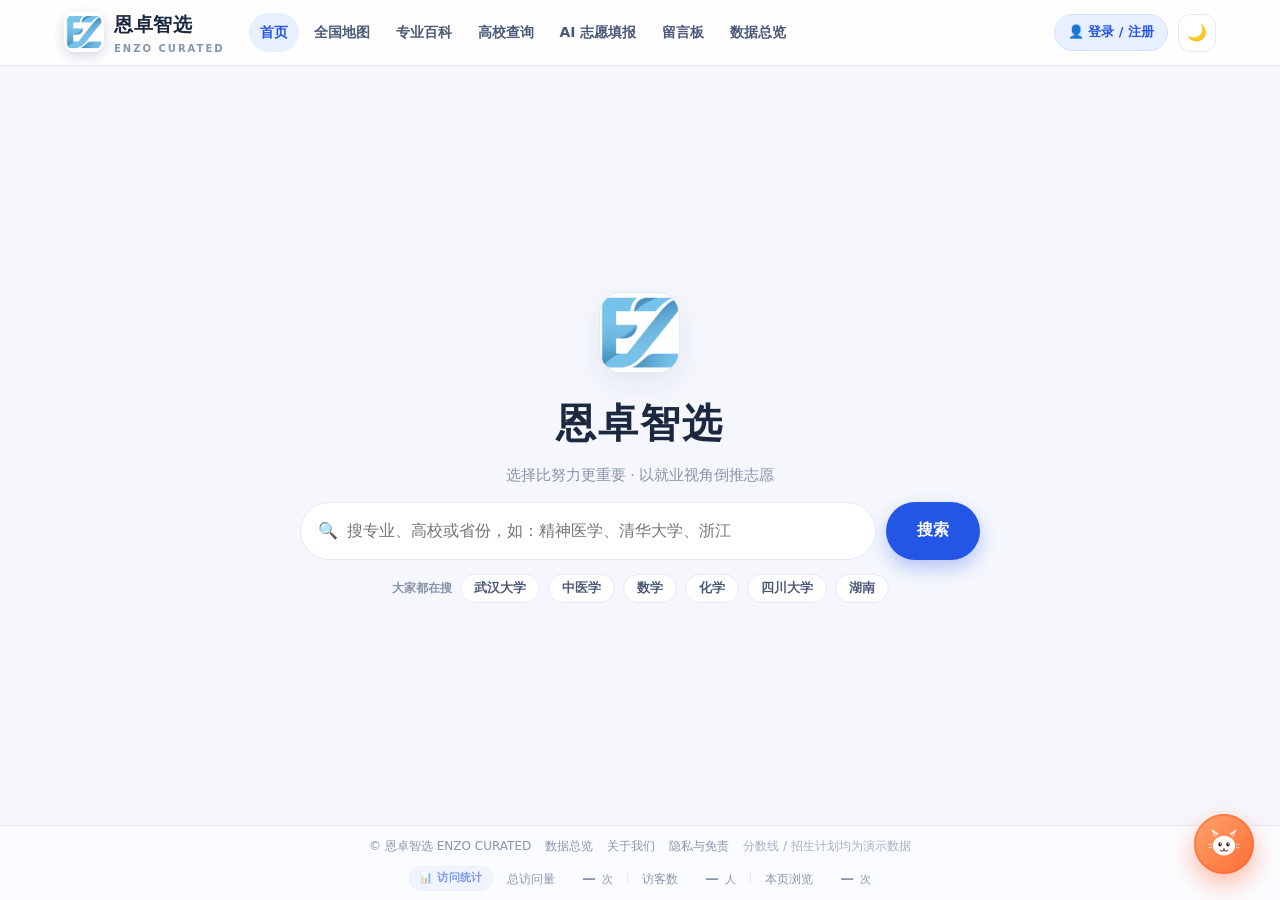
<file: index.html>
<!DOCTYPE html>
<html lang="zh-CN">
<head>
<meta charset="UTF-8">
<meta name="viewport" content="width=device-width, initial-scale=1.0">
<title>恩卓智选 · 高考志愿智能规划平台</title>
<!-- share-meta:begin -->
<meta property="og:type" content="website">
<meta property="og:site_name" content="恩卓智选 · 高考志愿智能规划平台">
<meta property="og:title" content="恩卓智选 · 高考志愿智能规划平台">
<meta property="og:description" content="用数据做一次不后悔的高考志愿选择：全国高校地图·近3年投档线、875个本科专业百科、AI 志愿模拟填报、可视化分析报告。">
<meta property="og:url" content="https://alex43211.github.io/Gaokao/">
<meta property="og:image" content="https://alex43211.github.io/Gaokao/assets/share-card.png">
<meta property="og:image:width" content="500">
<meta property="og:image:height" content="400">
<meta property="og:image:alt" content="恩卓智选 · 高考志愿智能规划平台">
<meta name="twitter:card" content="summary_large_image">
<meta name="twitter:title" content="恩卓智选 · 高考志愿智能规划平台">
<meta name="twitter:description" content="用数据做一次不后悔的高考志愿选择：全国高校地图·近3年投档线、875个本科专业百科、AI 志愿模拟填报、可视化分析报告。">
<meta name="twitter:image" content="https://alex43211.github.io/Gaokao/assets/share-card.png">
<meta itemprop="image" content="https://alex43211.github.io/Gaokao/assets/share-card.png">
<link rel="canonical" href="https://alex43211.github.io/Gaokao/">
<!-- share-meta:end -->
<meta name="description" content="基于就业视角的高考志愿规划平台：全国高校地图、本科专业百科、AI 志愿模拟填报、可视化分析报告。">
<link rel="icon" type="image/jpeg" href="assets/logo.jpg">
<link rel="stylesheet" href="assets/css/style.css">
<link rel="stylesheet" href="assets/css/app.css">
<script>/* 首帧应用主题，避免深色模式刷新时白屏闪烁 */(function(){try{var t=localStorage.getItem("enzo_theme");if(t==="dark"){var d=document.documentElement;d.setAttribute("data-theme","dark");d.style.colorScheme="dark";}}catch(e){}})();</script>
</head>
<body class="home-min">
<div id="siteHeader"></div>

<main class="hm-wrap">
  <!-- ===== 品牌 + 搜索：一屏内的视觉重心 ===== -->
  <section class="hm-stage">
    <div class="hm-brand">
      <img class="hm-logo" src="assets/logo.jpg" alt="恩卓智选">
      <h1>恩卓智选</h1>
      <p class="hm-sub">选择比努力更重要 · 以就业视角倒推志愿</p>
    </div>

    <div class="hm-search">
      <div class="hm-input">
        <span class="hm-ico" aria-hidden="true">🔍</span>
        <input id="hsInput" type="search" enterkeyhint="search" autocomplete="off"
               placeholder="搜专业、高校或省份，如：精神医学、清华大学、浙江">
        <button type="button" class="hm-clear" id="hsClear" aria-label="清空">✕</button>
      </div>
      <button type="button" class="btn btn-brand hm-go" id="hsBtn">搜索</button>
    </div>

    <div class="hm-tags" id="quickTags">
      <span class="hm-tags-lb">大家都在搜</span>
    </div>
  </section>
</main>

<!-- ===== 搜索结果浮层：覆盖显示，不撑高页面 ===== -->
<div class="hm-overlay" id="hsOverlay">
  <div class="hm-overlay-panel" role="dialog" aria-modal="true" aria-label="搜索结果">
    <div class="hm-overlay-head">
      <div class="hm-overlay-tt">
        <b>搜索结果</b>
        <span class="hm-overlay-kw" id="hsKw"></span>
      </div>
      <button type="button" class="hm-overlay-x" id="hsClose" aria-label="关闭搜索结果">✕</button>
    </div>
    <div class="hm-overlay-body" id="hsResults"></div>
  </div>
</div>

<div id="siteFooter"></div>

<script src="assets/js/data-provinces.js"></script>
<script src="assets/js/data-majors.js"></script>
<script src="assets/js/data-majors-catalog.js"></script>
<script src="assets/js/data-majors-merge.js"></script>
<script src="assets/js/data-colleges.js"></script>
<script src="assets/js/data-colleges-all.js"></script>
<script src="assets/js/kb.js"></script>
<script src="assets/js/auth.js"></script>
<script src="assets/js/theme.js"></script>
<script src="assets/js/assistant.js"></script>
<script>
/* 首页用精简页脚，保证「一屏不滚动」 */
buildShell("home", { compactFooter: true });

/* ===== 全局搜索：结果在浮层里展示，不改变文档高度 ===== */
(function () {
  const input = document.getElementById("hsInput");
  const btn = document.getElementById("hsBtn");
  const clearBtn = document.getElementById("hsClear");
  const ov = document.getElementById("hsOverlay");
  const panel = ov ? ov.querySelector(".hm-overlay-panel") : null;
  const res = document.getElementById("hsResults");
  const kw = document.getElementById("hsKw");
  if (!input || !btn || !ov) return;

  function syncClear() {
    clearBtn.style.display = input.value.trim() ? "grid" : "none";
  }
  function openOverlay() {
    ov.classList.add("open");
    document.body.classList.add("hm-lock");
    if (panel) panel.focus();
  }
  function closeOverlay() {
    ov.classList.remove("open");
    document.body.classList.remove("hm-lock");
  }

  function card(m, type) {
    if (type === "major") {
      return `<a class="hs-card" href="majors.html?q=${encodeURIComponent(m.name)}">
        <div class="hs-card-h"><b>${esc(m.name)}</b><span class="chip gray">专业</span></div>
        <div class="hs-card-m">${esc(m.code || "")} · ${esc(m.cat)} / ${esc(m.sub || "—")} · 学制 ${m.years} 年</div>
        <div class="hs-card-d">${esc((m.intro || "").slice(0, 58))}${(m.intro || "").length > 58 ? "…" : ""}</div>
      </a>`;
    }
    const tags = (m.tags && m.tags.length) ? m.tags : (m.cat ? [m.cat] : []);
    const TAG_CLS = { "C9": "purple", "985": "purple", "211": "gold", "双一流": "green" };
    const chips = tags.slice(0, 3).map(t =>
      `<span class="chip ${TAG_CLS[t] || "gray"}">${esc(t)}</span>`).join("") ||
      `<span class="chip gray">${esc(m.level || "院校")}</span>`;
    const sub = m.code
      ? `${esc(m.city)} · 标识码 ${esc(m.code)}`
      : `${esc(m.prov)} · ${esc(m.city)} · 军队院校`;
    const desc = (m.elite && m.elite.note) || m.note || "";
    return `<a class="hs-card" href="college.html?name=${encodeURIComponent(m.name)}">
      <div class="hs-card-h"><b>${esc(m.name)}</b>${chips}</div>
      <div class="hs-card-m">${sub}</div>
      ${desc ? `<div class="hs-card-d">${esc(desc)}</div>` : ""}
    </a>`;
  }

  function run() {
    const q = input.value.trim();
    input.blur();
    if (!q) { input.focus(); return; }

    const majors = (window.MAJORS || []).filter(m =>
      m.name.includes(q) || (m.sub || "").includes(q) || (m.cat || "").includes(q) ||
      (m.code || "").includes(q) || (m.tags || []).some(t => t.includes(q))
    ).slice(0, 6);

    const colleges = (window.COLLEGES_ALL || window.COLLEGES || []).filter(c =>
      c.name.includes(q) || (c.code || "").includes(q) || (c.city || "").includes(q) ||
      (c.dept || "").includes(q) || c.prov === q ||
      (c.elite && (c.elite.tags || []).some(t => t.includes(q)))
    ).slice(0, 6);

    kw.textContent = "“" + q + "”";

    if (!majors.length && !colleges.length) {
      res.innerHTML = `<div class="hs-empty">没有找到「${esc(q)}」相关的专业或高校。<br>
        <span class="muted small">换个说法试试，或直接去
        <a href="majors.html?q=${encodeURIComponent(q)}">专业百科</a>、
        <a href="colleges.html?q=${encodeURIComponent(q)}">高校名单</a> 看看。</span></div>`;
      openOverlay();
      return;
    }

    res.innerHTML =
      (majors.length ? `<div class="hs-group">📚 专业（${majors.length}）</div>` +
        majors.map(m => card(m, "major")).join("") : "") +
      (colleges.length ? `<div class="hs-group">🏛️ 高校（${colleges.length}）</div>` +
        colleges.map(c => card(c, "college")).join("") : "") +
      `<div class="hs-more">
         <a href="majors.html?q=${encodeURIComponent(q)}">在专业百科中查看全部 →</a>
         <a href="colleges.html?q=${encodeURIComponent(q)}">在高校名单中查看全部 →</a>
       </div>`;
    openOverlay();
  }

  btn.addEventListener("click", run);
  input.addEventListener("keydown", e => { if (e.key === "Enter") { e.preventDefault(); run(); } });
  input.addEventListener("input", syncClear);
  clearBtn.addEventListener("click", () => {
    input.value = ""; syncClear(); input.focus();
  });
  document.getElementById("hsClose").addEventListener("click", closeOverlay);
  ov.addEventListener("click", e => { if (e.target === ov) closeOverlay(); });
  document.addEventListener("keydown", e => { if (e.key === "Escape") closeOverlay(); });

  /* 快捷标签：点一下直接出结果 */
  document.querySelectorAll("#quickTags button").forEach(b => {
    b.addEventListener("click", () => {
      input.value = b.dataset.q;
      syncClear();
      run();
    });
  });

  syncClear();
})();

/* ===== 大家都在搜：每次进入随机换一批，桌面端定时轮换 ===== */
(function () {
  const box = document.getElementById("quickTags");
  const input = document.getElementById("hsInput");
  const btn = document.getElementById("hsBtn");
  if (!box || !input || !btn) return;

  /* 词池按「专业 / 高校 / 省份」分三组；都用短词，避免标签换行把一屏顶出滚动条 */
  const POOL = {
    major: ["计算机", "人工智能", "临床医学", "电气工程", "软件工程", "口腔医学", "法学",
            "金融学", "会计学", "电子信息", "自动化", "数学", "物理学", "药学", "护理学",
            "建筑学", "新闻学", "心理学", "经济学", "微电子", "大数据", "机器人工程",
            "精神医学", "中医学", "统计学", "化学", "车辆工程", "通信工程", "生物科学", "土木工程"],
    college: ["清华大学", "北京大学", "复旦大学", "浙江大学", "上海交通大学", "南京大学",
              "中山大学", "四川大学", "武汉大学", "同济大学", "华中科技大学", "西安交通大学"],
    prov: ["浙江", "广东", "江苏", "山东", "河南", "四川", "北京", "上海", "湖北", "湖南"],
  };

  function pick(arr, n) {
    const a = arr.slice();
    for (let i = a.length - 1; i > 0; i--) {
      const j = Math.floor(Math.random() * (i + 1));
      [a[i], a[j]] = [a[j], a[i]];
    }
    return a.slice(0, n);
  }

  /* 3 专业 + 2 高校 + 1 省份，再打散顺序：每次组合都不同，但不至于全是一类 */
  function compose() {
    return [...pick(POOL.major, 3), ...pick(POOL.college, 2), ...pick(POOL.prov, 1)]
      .sort(() => Math.random() - 0.5);
  }

  let last = "";
  function render(list, animate) {
    const apply = () => {
      box.querySelectorAll("button").forEach(b => b.remove());
      list.forEach(q => {
        const b = document.createElement("button");
        b.type = "button";
        b.dataset.q = q;
        b.textContent = q;
        b.addEventListener("click", () => { input.value = q; btn.click(); });
        box.appendChild(b);
      });
      box.classList.remove("is-fading");
    };
    if (!animate) { apply(); return; }
    box.classList.add("is-fading");
    setTimeout(apply, 170);
  }

  function refresh(animate) {
    /* 重掷几次，避免连着两次出现同一组 */
    let list = compose();
    for (let i = 0; i < 6 && list.join("|") === last; i++) list = compose();
    last = list.join("|");
    render(list, animate);
  }

  refresh(false);

  /* 只在「够宽 + 够高」的桌面端自动轮换；手机/矮屏只保证每次进入不同 */
  const canRotate = window.matchMedia("(min-width: 900px) and (min-height: 700px)").matches
    && !window.matchMedia("(prefers-reduced-motion: reduce)").matches;
  if (canRotate) {
    setInterval(() => { if (!document.hidden) refresh(true); }, 9000);
  }
})();
</script>
</body>
</html>
</file>
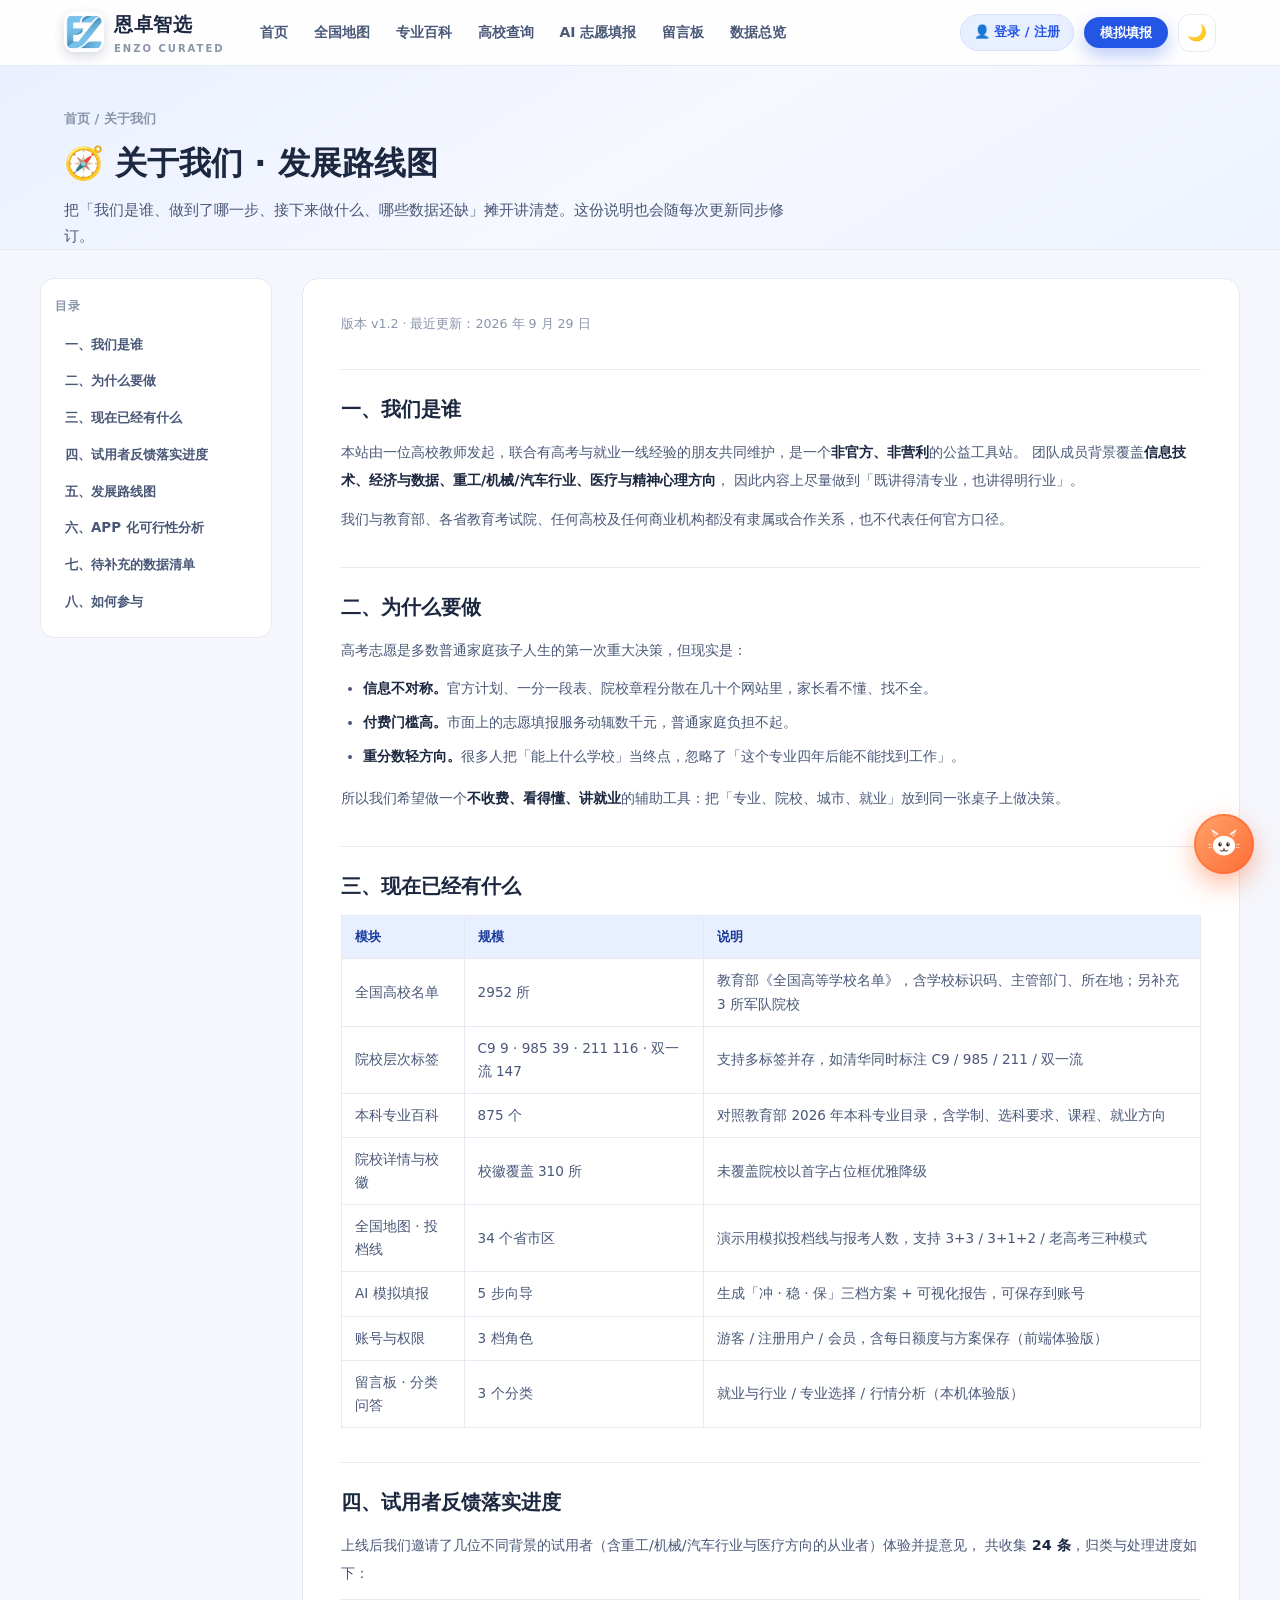
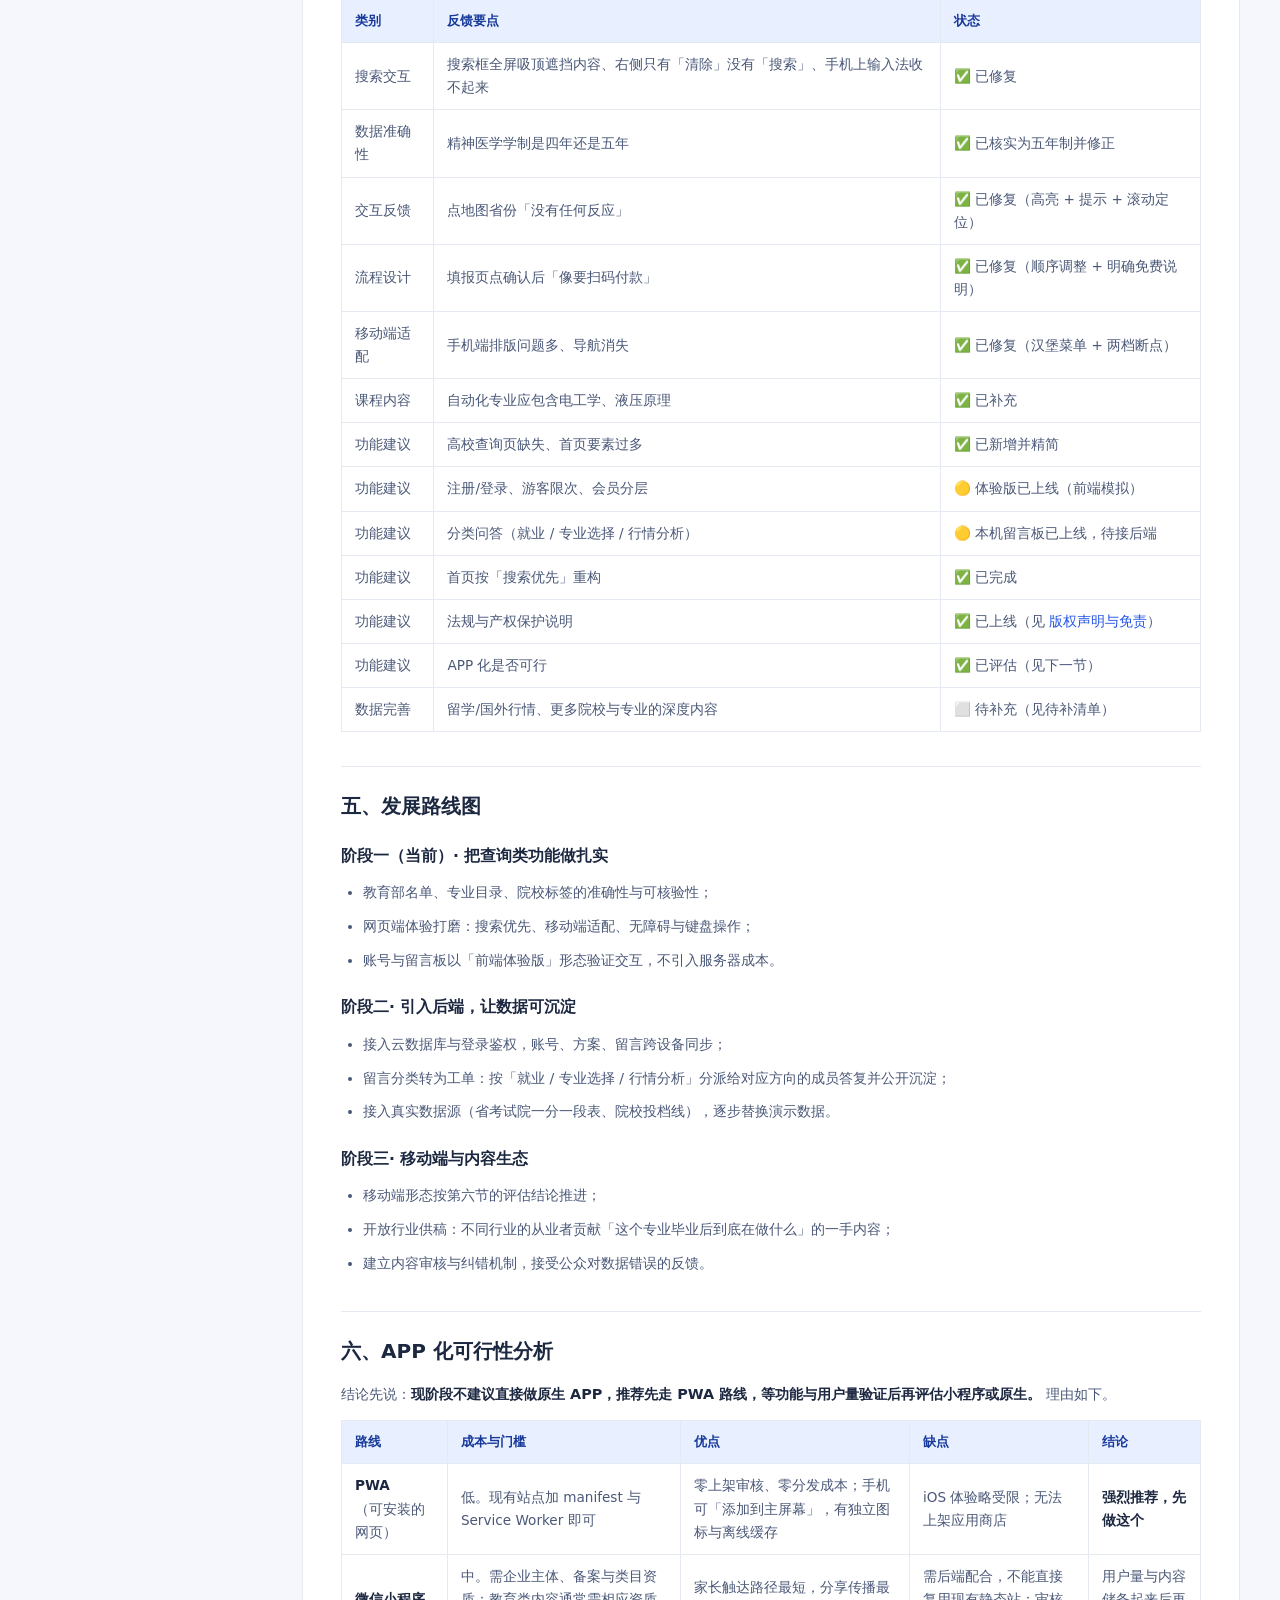
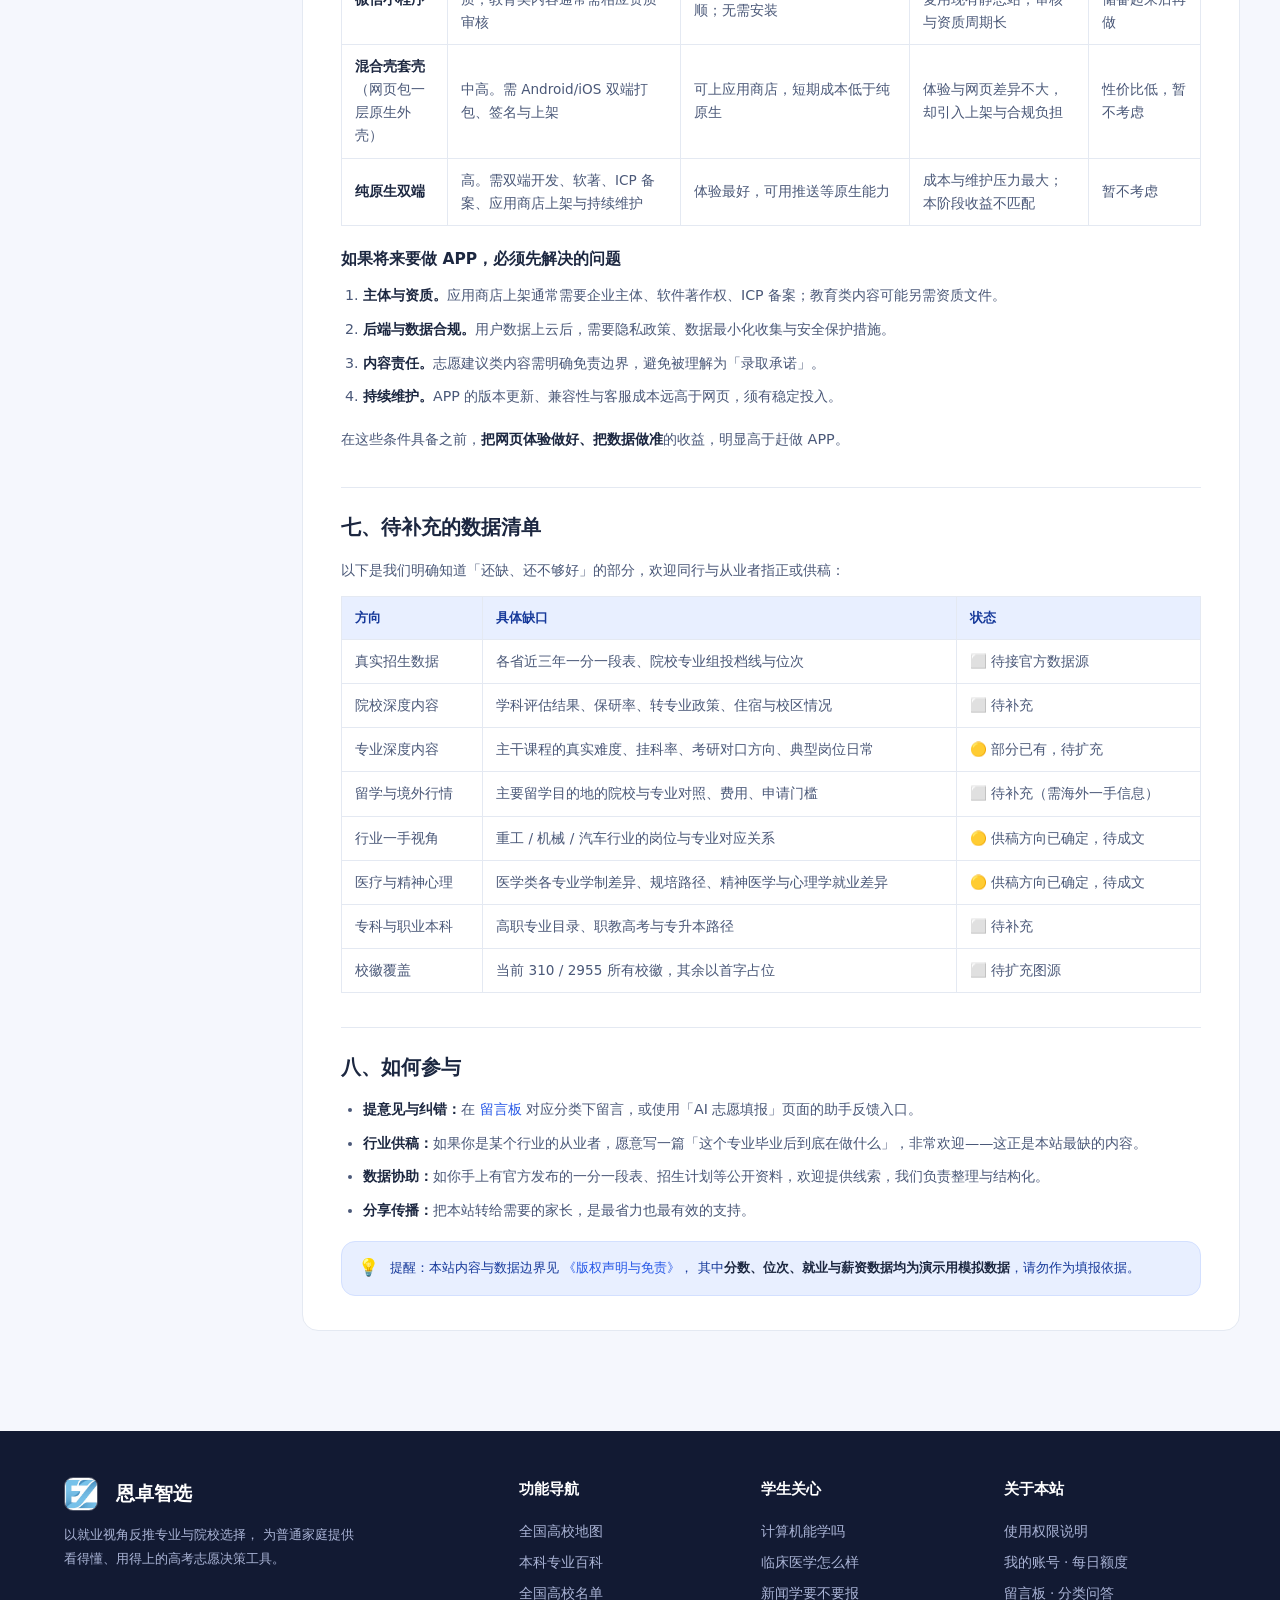
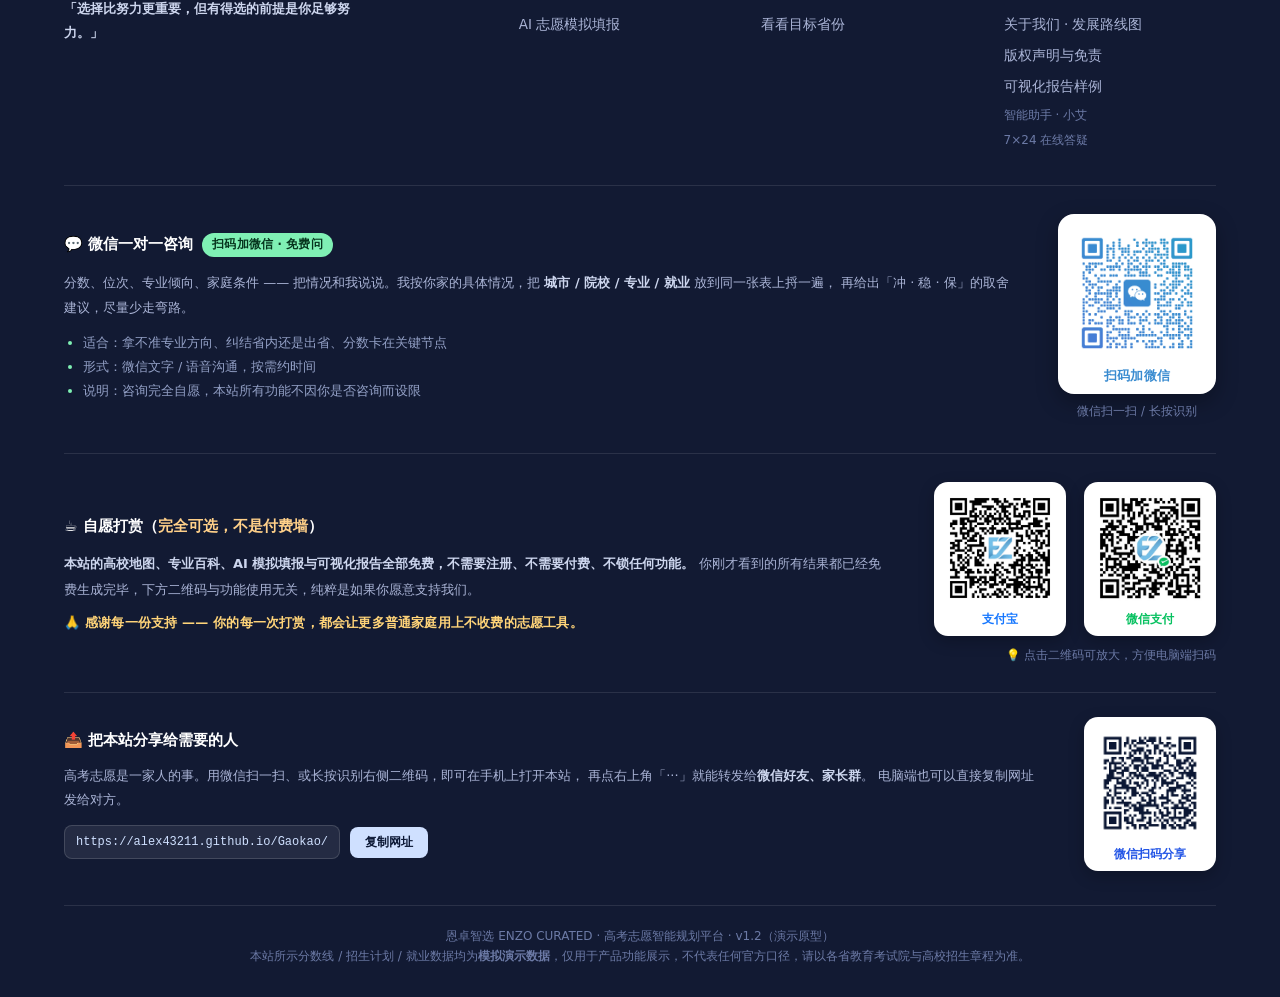
<file: about.html>
<!DOCTYPE html>
<html lang="zh-CN">
<head>
<meta charset="UTF-8">
<meta name="viewport" content="width=device-width, initial-scale=1.0">
<title>关于我们 · 发展路线图 · 恩卓智选</title>
<!-- share-meta:begin -->
<meta property="og:type" content="website">
<meta property="og:site_name" content="恩卓智选 · 高考志愿智能规划平台">
<meta property="og:title" content="关于我们 · 发展路线图 · 恩卓智选">
<meta property="og:description" content="我们是谁、已经做了什么、试用者反馈落实情况、后续路线图、APP 化可行性分析，以及待补充的数据清单。">
<meta property="og:url" content="https://alex43211.github.io/Gaokao/about.html">
<meta property="og:image" content="https://alex43211.github.io/Gaokao/assets/share-card.png">
<meta property="og:image:width" content="500">
<meta property="og:image:height" content="400">
<meta property="og:image:alt" content="恩卓智选 · 高考志愿智能规划平台">
<meta name="twitter:card" content="summary_large_image">
<meta name="twitter:title" content="关于我们 · 发展路线图 · 恩卓智选">
<meta name="twitter:description" content="我们是谁、已经做了什么、后续路线图与待补数据清单。">
<meta name="twitter:image" content="https://alex43211.github.io/Gaokao/assets/share-card.png">
<meta itemprop="image" content="https://alex43211.github.io/Gaokao/assets/share-card.png">
<link rel="canonical" href="https://alex43211.github.io/Gaokao/about.html">
<!-- share-meta:end -->
<link rel="icon" type="image/jpeg" href="assets/logo.jpg">
<link rel="stylesheet" href="assets/css/style.css">
<link rel="stylesheet" href="assets/css/app.css">
<script>/* 首帧应用主题，避免深色模式刷新时白屏闪烁 */(function(){try{var t=localStorage.getItem("enzo_theme");if(t==="dark"){var d=document.documentElement;d.setAttribute("data-theme","dark");d.style.colorScheme="dark";}}catch(e){}})();</script>
</head>
<body>
<div id="siteHeader"></div>

<section class="page-hero">
  <div class="container">
    <div class="crumb">首页 / 关于我们</div>
    <h1>🧭 关于我们 · 发展路线图</h1>
    <p>把「我们是谁、做到了哪一步、接下来做什么、哪些数据还缺」摊开讲清楚。这份说明也会随每次更新同步修订。</p>
  </div>
</section>

<section class="container" style="padding:28px 0 80px;">
  <div class="doc-layout">
    <nav class="doc-toc">
      <h4>目录</h4>
      <a href="#a1">一、我们是谁</a>
      <a href="#a2">二、为什么要做</a>
      <a href="#a3">三、现在已经有什么</a>
      <a href="#a4">四、试用者反馈落实进度</a>
      <a href="#a5">五、发展路线图</a>
      <a href="#a6">六、APP 化可行性分析</a>
      <a href="#a7">七、待补充的数据清单</a>
      <a href="#a8">八、如何参与</a>
    </nav>

    <article class="doc">
      <div class="doc-meta">版本 v1.2 · 最近更新：2026 年 9 月 29 日</div>

      <h2 id="a1">一、我们是谁</h2>
      <p>本站由一位高校教师发起，联合有高考与就业一线经验的朋友共同维护，是一个<b>非官方、非营利</b>的公益工具站。
        团队成员背景覆盖<b>信息技术、经济与数据、重工/机械/汽车行业、医疗与精神心理方向</b>，
        因此内容上尽量做到「既讲得清专业，也讲得明行业」。</p>
      <p>我们与教育部、各省教育考试院、任何高校及任何商业机构都没有隶属或合作关系，也不代表任何官方口径。</p>

      <h2 id="a2">二、为什么要做</h2>
      <p>高考志愿是多数普通家庭孩子人生的第一次重大决策，但现实是：</p>
      <ul>
        <li><b>信息不对称。</b>官方计划、一分一段表、院校章程分散在几十个网站里，家长看不懂、找不全。</li>
        <li><b>付费门槛高。</b>市面上的志愿填报服务动辄数千元，普通家庭负担不起。</li>
        <li><b>重分数轻方向。</b>很多人把「能上什么学校」当终点，忽略了「这个专业四年后能不能找到工作」。</li>
      </ul>
      <p>所以我们希望做一个<b>不收费、看得懂、讲就业</b>的辅助工具：把「专业、院校、城市、就业」放到同一张桌子上做决策。</p>

      <h2 id="a3">三、现在已经有什么</h2>
      <table>
        <thead><tr><th>模块</th><th>规模</th><th>说明</th></tr></thead>
        <tbody>
          <tr><td>全国高校名单</td><td>2952 所</td><td>教育部《全国高等学校名单》，含学校标识码、主管部门、所在地；另补充 3 所军队院校</td></tr>
          <tr><td>院校层次标签</td><td>C9 9 · 985 39 · 211 116 · 双一流 147</td><td>支持多标签并存，如清华同时标注 C9 / 985 / 211 / 双一流</td></tr>
          <tr><td>本科专业百科</td><td>875 个</td><td>对照教育部 2026 年本科专业目录，含学制、选科要求、课程、就业方向</td></tr>
          <tr><td>院校详情与校徽</td><td>校徽覆盖 310 所</td><td>未覆盖院校以首字占位框优雅降级</td></tr>
          <tr><td>全国地图 · 投档线</td><td>34 个省市区</td><td>演示用模拟投档线与报考人数，支持 3+3 / 3+1+2 / 老高考三种模式</td></tr>
          <tr><td>AI 模拟填报</td><td>5 步向导</td><td>生成「冲 · 稳 · 保」三档方案 + 可视化报告，可保存到账号</td></tr>
          <tr><td>账号与权限</td><td>3 档角色</td><td>游客 / 注册用户 / 会员，含每日额度与方案保存（前端体验版）</td></tr>
          <tr><td>留言板 · 分类问答</td><td>3 个分类</td><td>就业与行业 / 专业选择 / 行情分析（本机体验版）</td></tr>
        </tbody>
      </table>

      <h2 id="a4">四、试用者反馈落实进度</h2>
      <p>上线后我们邀请了几位不同背景的试用者（含重工/机械/汽车行业与医疗方向的从业者）体验并提意见，
        共收集 <b>24 条</b>，归类与处理进度如下：</p>
      <table>
        <thead><tr><th>类别</th><th>反馈要点</th><th>状态</th></tr></thead>
        <tbody>
          <tr><td>搜索交互</td><td>搜索框全屏吸顶遮挡内容、右侧只有「清除」没有「搜索」、手机上输入法收不起来</td><td>✅ 已修复</td></tr>
          <tr><td>数据准确性</td><td>精神医学学制是四年还是五年</td><td>✅ 已核实为五年制并修正</td></tr>
          <tr><td>交互反馈</td><td>点地图省份「没有任何反应」</td><td>✅ 已修复（高亮 + 提示 + 滚动定位）</td></tr>
          <tr><td>流程设计</td><td>填报页点确认后「像要扫码付款」</td><td>✅ 已修复（顺序调整 + 明确免费说明）</td></tr>
          <tr><td>移动端适配</td><td>手机端排版问题多、导航消失</td><td>✅ 已修复（汉堡菜单 + 两档断点）</td></tr>
          <tr><td>课程内容</td><td>自动化专业应包含电工学、液压原理</td><td>✅ 已补充</td></tr>
          <tr><td>功能建议</td><td>高校查询页缺失、首页要素过多</td><td>✅ 已新增并精简</td></tr>
          <tr><td>功能建议</td><td>注册/登录、游客限次、会员分层</td><td>🟡 体验版已上线（前端模拟）</td></tr>
          <tr><td>功能建议</td><td>分类问答（就业 / 专业选择 / 行情分析）</td><td>🟡 本机留言板已上线，待接后端</td></tr>
          <tr><td>功能建议</td><td>首页按「搜索优先」重构</td><td>✅ 已完成</td></tr>
          <tr><td>功能建议</td><td>法规与产权保护说明</td><td>✅ 已上线（见 <a href="legal.html">版权声明与免责</a>）</td></tr>
          <tr><td>功能建议</td><td>APP 化是否可行</td><td>✅ 已评估（见下一节）</td></tr>
          <tr><td>数据完善</td><td>留学/国外行情、更多院校与专业的深度内容</td><td>⬜ 待补充（见待补清单）</td></tr>
        </tbody>
      </table>

      <h2 id="a5">五、发展路线图</h2>
      <h3>阶段一（当前）· 把查询类功能做扎实</h3>
      <ul>
        <li>教育部名单、专业目录、院校标签的准确性与可核验性；</li>
        <li>网页端体验打磨：搜索优先、移动端适配、无障碍与键盘操作；</li>
        <li>账号与留言板以「前端体验版」形态验证交互，不引入服务器成本。</li>
      </ul>
      <h3>阶段二· 引入后端，让数据可沉淀</h3>
      <ul>
        <li>接入云数据库与登录鉴权，账号、方案、留言跨设备同步；</li>
        <li>留言分类转为工单：按「就业 / 专业选择 / 行情分析」分派给对应方向的成员答复并公开沉淀；</li>
        <li>接入真实数据源（省考试院一分一段表、院校投档线），逐步替换演示数据。</li>
      </ul>
      <h3>阶段三· 移动端与内容生态</h3>
      <ul>
        <li>移动端形态按第六节的评估结论推进；</li>
        <li>开放行业供稿：不同行业的从业者贡献「这个专业毕业后到底在做什么」的一手内容；</li>
        <li>建立内容审核与纠错机制，接受公众对数据错误的反馈。</li>
      </ul>

      <h2 id="a6">六、APP 化可行性分析</h2>
      <p>结论先说：<b>现阶段不建议直接做原生 APP，推荐先走 PWA 路线，等功能与用户量验证后再评估小程序或原生。</b>
        理由如下。</p>
      <table>
        <thead><tr><th>路线</th><th>成本与门槛</th><th>优点</th><th>缺点</th><th>结论</th></tr></thead>
        <tbody>
          <tr>
            <td><b>PWA</b><br>（可安装的网页）</td>
            <td>低。现有站点加 manifest 与 Service Worker 即可</td>
            <td>零上架审核、零分发成本；手机可「添加到主屏幕」，有独立图标与离线缓存</td>
            <td>iOS 体验略受限；无法上架应用商店</td>
            <td><b>强烈推荐，先做这个</b></td>
          </tr>
          <tr>
            <td><b>微信小程序</b></td>
            <td>中。需企业主体、备案与类目资质；教育类内容通常需相应资质审核</td>
            <td>家长触达路径最短，分享传播最顺；无需安装</td>
            <td>需后端配合，不能直接复用现有静态站；审核与资质周期长</td>
            <td>用户量与内容储备起来后再做</td>
          </tr>
          <tr>
            <td><b>混合壳套壳</b><br>（网页包一层原生外壳）</td>
            <td>中高。需 Android/iOS 双端打包、签名与上架</td>
            <td>可上应用商店，短期成本低于纯原生</td>
            <td>体验与网页差异不大，却引入上架与合规负担</td>
            <td>性价比低，暂不考虑</td>
          </tr>
          <tr>
            <td><b>纯原生双端</b></td>
            <td>高。需双端开发、软著、ICP 备案、应用商店上架与持续维护</td>
            <td>体验最好，可用推送等原生能力</td>
            <td>成本与维护压力最大；本阶段收益不匹配</td>
            <td>暂不考虑</td>
          </tr>
        </tbody>
      </table>
      <h3>如果将来要做 APP，必须先解决的问题</h3>
      <ol>
        <li><b>主体与资质。</b>应用商店上架通常需要企业主体、软件著作权、ICP 备案；教育类内容可能另需资质文件。</li>
        <li><b>后端与数据合规。</b>用户数据上云后，需要隐私政策、数据最小化收集与安全保护措施。</li>
        <li><b>内容责任。</b>志愿建议类内容需明确免责边界，避免被理解为「录取承诺」。</li>
        <li><b>持续维护。</b>APP 的版本更新、兼容性与客服成本远高于网页，须有稳定投入。</li>
      </ol>
      <p>在这些条件具备之前，<b>把网页体验做好、把数据做准</b>的收益，明显高于赶做 APP。</p>

      <h2 id="a7">七、待补充的数据清单</h2>
      <p>以下是我们明确知道「还缺、还不够好」的部分，欢迎同行与从业者指正或供稿：</p>
      <table>
        <thead><tr><th>方向</th><th>具体缺口</th><th>状态</th></tr></thead>
        <tbody>
          <tr><td>真实招生数据</td><td>各省近三年一分一段表、院校专业组投档线与位次</td><td>⬜ 待接官方数据源</td></tr>
          <tr><td>院校深度内容</td><td>学科评估结果、保研率、转专业政策、住宿与校区情况</td><td>⬜ 待补充</td></tr>
          <tr><td>专业深度内容</td><td>主干课程的真实难度、挂科率、考研对口方向、典型岗位日常</td><td>🟡 部分已有，待扩充</td></tr>
          <tr><td>留学与境外行情</td><td>主要留学目的地的院校与专业对照、费用、申请门槛</td><td>⬜ 待补充（需海外一手信息）</td></tr>
          <tr><td>行业一手视角</td><td>重工 / 机械 / 汽车行业的岗位与专业对应关系</td><td>🟡 供稿方向已确定，待成文</td></tr>
          <tr><td>医疗与精神心理</td><td>医学类各专业学制差异、规培路径、精神医学与心理学就业差异</td><td>🟡 供稿方向已确定，待成文</td></tr>
          <tr><td>专科与职业本科</td><td>高职专业目录、职教高考与专升本路径</td><td>⬜ 待补充</td></tr>
          <tr><td>校徽覆盖</td><td>当前 310 / 2955 所有校徽，其余以首字占位</td><td>⬜ 待扩充图源</td></tr>
        </tbody>
      </table>

      <h2 id="a8">八、如何参与</h2>
      <ul>
        <li><b>提意见与纠错：</b>在 <a href="board.html">留言板</a> 对应分类下留言，或使用「AI 志愿填报」页面的助手反馈入口。</li>
        <li><b>行业供稿：</b>如果你是某个行业的从业者，愿意写一篇「这个专业毕业后到底在做什么」，非常欢迎——这正是本站最缺的内容。</li>
        <li><b>数据协助：</b>如你手上有官方发布的一分一段表、招生计划等公开资料，欢迎提供线索，我们负责整理与结构化。</li>
        <li><b>分享传播：</b>把本站转给需要的家长，是最省力也最有效的支持。</li>
      </ul>
      <div class="notice info mt-16">
        <span class="nt-ico">💡</span>
        <div>提醒：本站内容与数据边界见 <a href="legal.html">《版权声明与免责》</a>，
          其中<b>分数、位次、就业与薪资数据均为演示用模拟数据</b>，请勿作为填报依据。</div>
      </div>
    </article>
  </div>
</section>

<div id="siteFooter"></div>

<script src="assets/js/auth.js"></script>
<script src="assets/js/theme.js"></script>
<script src="assets/js/assistant.js"></script>
<script>buildShell("about");</script>
</body>
</html>
</file>
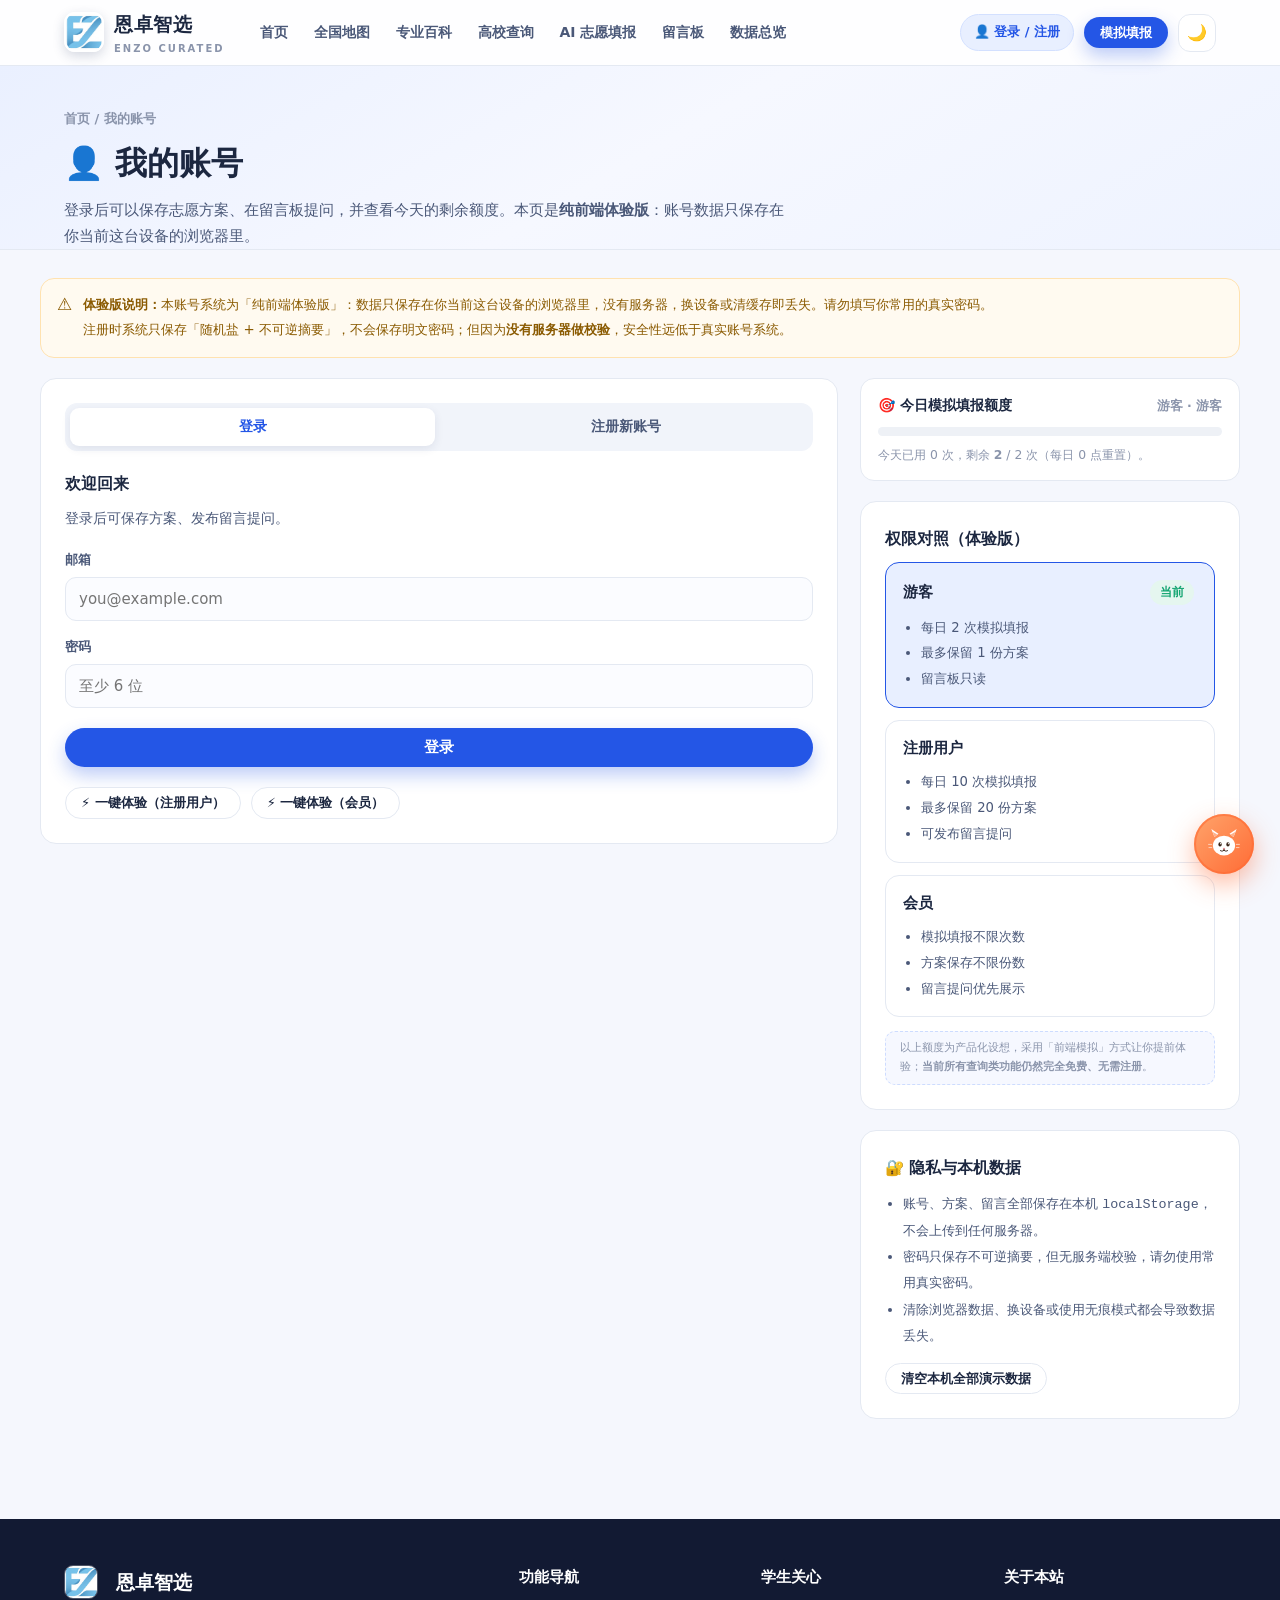
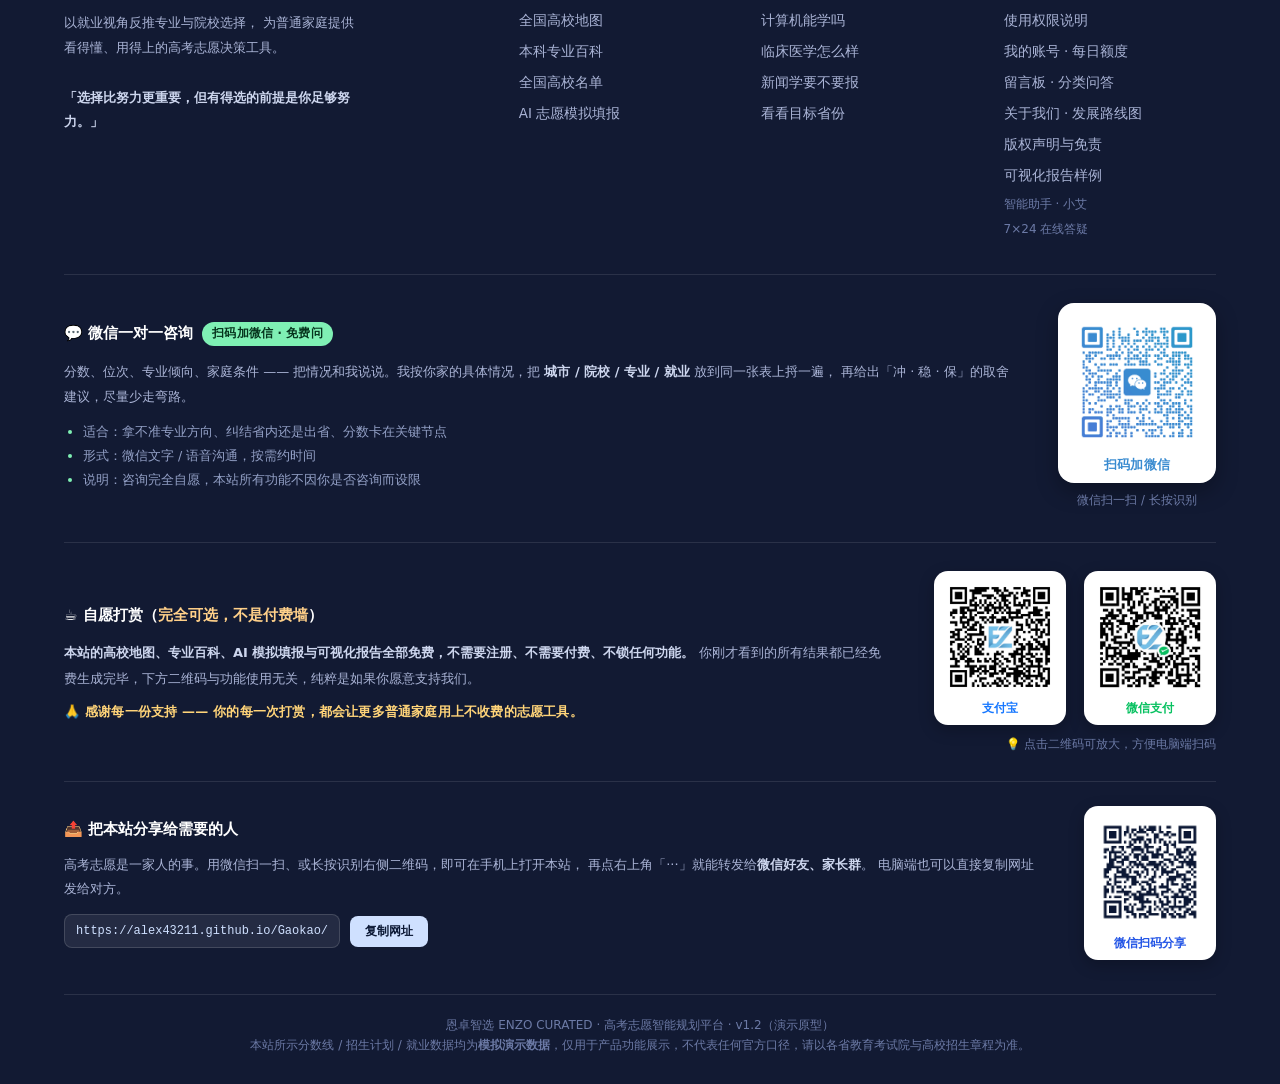
<file: account.html>
<!DOCTYPE html>
<html lang="zh-CN">
<head>
<meta charset="UTF-8">
<meta name="viewport" content="width=device-width, initial-scale=1.0">
<title>我的账号 · 恩卓智选</title>
<!-- share-meta:begin -->
<meta property="og:type" content="website">
<meta property="og:site_name" content="恩卓智选 · 高考志愿智能规划平台">
<meta property="og:title" content="我的账号 · 保存志愿方案与每日额度 | 恩卓智选">
<meta property="og:description" content="登录后可保存志愿方案、发布留言提问，并查看今天的剩余额度。纯前端体验版，数据只保存在本机浏览器。">
<meta property="og:url" content="https://alex43211.github.io/Gaokao/account.html">
<meta property="og:image" content="https://alex43211.github.io/Gaokao/assets/share-card.png">
<meta property="og:image:width" content="500">
<meta property="og:image:height" content="400">
<meta property="og:image:alt" content="恩卓智选 · 高考志愿智能规划平台">
<meta name="twitter:card" content="summary_large_image">
<meta name="twitter:title" content="我的账号 · 恩卓智选">
<meta name="twitter:description" content="登录后可保存志愿方案、发布留言提问，并查看今天的剩余额度。">
<meta name="twitter:image" content="https://alex43211.github.io/Gaokao/assets/share-card.png">
<meta itemprop="image" content="https://alex43211.github.io/Gaokao/assets/share-card.png">
<link rel="canonical" href="https://alex43211.github.io/Gaokao/account.html">
<!-- share-meta:end -->
<link rel="icon" type="image/jpeg" href="assets/logo.jpg">
<link rel="stylesheet" href="assets/css/style.css">
<link rel="stylesheet" href="assets/css/app.css">
<script>/* 首帧应用主题，避免深色模式刷新时白屏闪烁 */(function(){try{var t=localStorage.getItem("enzo_theme");if(t==="dark"){var d=document.documentElement;d.setAttribute("data-theme","dark");d.style.colorScheme="dark";}}catch(e){}})();</script>
</head>
<body data-need-auth="1">
<div id="siteHeader"></div>

<section class="page-hero">
  <div class="container">
    <div class="crumb">首页 / 我的账号</div>
    <h1>👤 我的账号</h1>
    <p>登录后可以保存志愿方案、在留言板提问，并查看今天的剩余额度。本页是<b>纯前端体验版</b>：账号数据只保存在你当前这台设备的浏览器里。</p>
  </div>
</section>

<section class="container" style="padding:28px 0 80px;">
  <div class="notice warn mb-20" id="demoNotice"></div>
  <div class="acc-grid">
    <div id="accMain"></div>
    <div id="accSide"></div>
  </div>
</section>

<div id="siteFooter"></div>

<script src="assets/js/auth.js"></script>
<script src="assets/js/theme.js"></script>
<script src="assets/js/assistant.js"></script>
<script>
buildShell("account");

document.getElementById("demoNotice").innerHTML =
  '<span class="nt-ico">⚠️</span><div><b>体验版说明：</b>' + esc(Auth.DEMO_NOTICE) +
  '<br>注册时系统只保存「随机盐 + 不可逆摘要」，不会保存明文密码；但因为<b>没有服务器做校验</b>，安全性远低于真实账号系统。</div>' +
  (Auth.available ? "" : '<br><b>检测到浏览器禁用了本地存储，本次数据只保留在当前标签页。</b>');

/* ================= 渲染 ================= */
function renderAll() {
  renderMain();
  renderSide();
}

/* ---------- 主区：未登录 → 登录/注册；已登录 → 个人中心 ---------- */
let tab = "login";
function renderMain() {
  const box = document.getElementById("accMain");
  const u = Auth.me();
  if (!u) return renderAuth(box);
  return renderProfile(box, u);
}

function renderAuth(box) {
  box.innerHTML = `
    <div class="acc-card">
      <div class="tabs">
        <button type="button" id="tabLogin" class="${tab === "login" ? "on" : ""}">登录</button>
        <button type="button" id="tabReg" class="${tab === "register" ? "on" : ""}">注册新账号</button>
      </div>
      <div id="authForm"></div>
    </div>`;
  box.querySelector("#tabLogin").onclick = () => { tab = "login"; renderMain(); };
  box.querySelector("#tabReg").onclick = () => { tab = "register"; renderMain(); };
  (tab === "login" ? renderLoginForm : renderRegForm)(box.querySelector("#authForm"));
}

function field(id, label, type, ph, extra) {
  return `
    <div class="field" id="f_${id}">
      <label for="${id}">${label}</label>
      <input id="${id}" type="${type}" autocomplete="off" placeholder="${ph}">
      <div class="ferr" id="e_${id}"></div>
      ${extra || ""}
    </div>`;
}
function showErr(id, msg) {
  const f = document.getElementById("f_" + id), e = document.getElementById("e_" + id);
  if (!f) return;
  f.classList.add("show-err");
  if (msg) e.textContent = msg;
}
function clearErrs() {
  document.querySelectorAll(".field").forEach(f => f.classList.remove("show-err"));
}

function renderLoginForm(wrap) {
  wrap.innerHTML = `
    <h3>欢迎回来</h3>
    <p class="sub" style="color:var(--ink-2);font-size:13.6px;margin:6px 0 18px;">登录后可保存方案、发布留言提问。</p>
    ${field("email", "邮箱", "email", "you@example.com")}
    ${field("pwd", "密码", "password", "至少 6 位")}
    <div class="acc-actions">
      <button class="btn btn-brand" id="doLogin" style="flex:1;">登录</button>
    </div>
    <div class="acc-actions">
      <button class="btn btn-ghost btn-sm" id="demoUser">⚡ 一键体验（注册用户）</button>
      <button class="btn btn-ghost btn-sm" id="demoMember">⚡ 一键体验（会员）</button>
    </div>`;

  const run = async () => {
    clearErrs();
    const email = wrap.querySelector("#email").value;
    const pwd = wrap.querySelector("#pwd").value;
    if (!Auth.validEmail(email)) return showErr("email", "请填写有效的邮箱地址");
    if (!pwd) return showErr("pwd", "请输入密码");
    const btn = wrap.querySelector("#doLogin");
    btn.disabled = true; btn.textContent = "正在校验…";
    const r = await Auth.login({ email, pwd });
    btn.disabled = false; btn.textContent = "登录";
    if (!r.ok) { toast(r.msg); showErr(r.msg.includes("密码") ? "pwd" : "email", r.msg); return; }
    afterLogin(r.msg);
  };
  wrap.querySelector("#doLogin").onclick = run;
  wrap.querySelector("#pwd").addEventListener("keydown", e => { if (e.key === "Enter") run(); });
  wrap.querySelector("#demoUser").onclick = () => { Auth.demoLogin("user"); afterLogin("已进入体验账号（注册用户）"); };
  wrap.querySelector("#demoMember").onclick = () => { Auth.demoLogin("member"); afterLogin("已进入体验账号（会员）"); };
}

function renderRegForm(wrap) {
  wrap.innerHTML = `
    <h3>创建账号</h3>
    <p class="sub" style="color:var(--ink-2);font-size:13.6px;margin:6px 0 18px;">不需要手机号，邮箱 + 密码即可。再次提醒：<b>请勿使用你常用的真实密码</b>。</p>
    ${field("name", "昵称（2–16 字）", "text", "例如：小艾的妈妈")}
    ${field("remail", "邮箱", "email", "you@example.com")}
    ${field("rpwd", "设置密码（≥6 位）", "password", "建议字母 + 数字",
      '<div class="pwd-meter" id="pm"><i></i></div>')}
    ${field("rpwd2", "确认密码", "password", "再输入一次")}
    <div class="acc-actions">
      <button class="btn btn-brand" id="doReg" style="flex:1;">注册并登录</button>
    </div>`;

  const pm = wrap.querySelector("#pm");
  wrap.querySelector("#rpwd").addEventListener("input", e => {
    const v = e.target.value;
    let s = 0;
    if (v.length >= 6) s++;
    if (v.length >= 10) s++;
    if (/[a-zA-Z]/.test(v) && /\d/.test(v)) s++;
    if (/[^a-zA-Z0-9]/.test(v)) s++;
    pm.className = "pwd-meter s" + Math.min(4, s);
  });

  wrap.querySelector("#doReg").onclick = async () => {
    clearErrs();
    const name = wrap.querySelector("#name").value.trim();
    const email = wrap.querySelector("#remail").value;
    const pwd = wrap.querySelector("#rpwd").value;
    const pwd2 = wrap.querySelector("#rpwd2").value;
    if (name.length < 2) return showErr("name", "昵称至少 2 个字");
    if (!Auth.validEmail(email)) return showErr("remail", "请填写有效的邮箱地址");
    if (pwd.length < 6) return showErr("rpwd", "密码至少 6 位");
    if (pwd !== pwd2) return showErr("rpwd2", "两次输入的密码不一致");

    const btn = wrap.querySelector("#doReg");
    btn.disabled = true; btn.textContent = "正在加密并保存…";
    const r = await Auth.register({ name, email, pwd, pwd2 });
    btn.disabled = false; btn.textContent = "注册并登录";
    if (!r.ok) { toast(r.msg); return; }
    afterLogin(r.msg);
  };
}

function afterLogin(msg) {
  toast(msg);
  /* 支持 ?next=xxx.html 登录后跳回原页面 */
  const next = qs("next", "");
  if (next && /^[\w.-]+\.html/.test(next)) { location.href = next; return; }
  renderAll();
}

/* ---------- 主区：个人中心 ---------- */
function renderProfile(box, u) {
  const r = Auth.role();
  const plans = Auth.plans();
  const max = r.maxPlans;
  box.innerHTML = `
    <div class="acc-card mb-20" style="margin-bottom:20px;">
      <div class="flex between items-center wrap gap-10">
        <div class="flex items-center gap-12">
          <span class="ub-avatar" style="width:52px;height:52px;font-size:22px;${u.role === "member" ? "background:linear-gradient(135deg,#f5b301,#ff8a3d)" : ""}">${esc(u.name.slice(0, 1))}</span>
          <div>
            <h2 style="margin:0;">${esc(u.name)}</h2>
            <div class="muted small mt-4">${esc(u.email)} · 注册于 ${new Date(u.ts).toLocaleDateString("zh-CN")}</div>
          </div>
        </div>
        <span class="chip ${r.color === "gold" ? "gold" : "green"}" style="font-size:13px;padding:5px 14px;">${esc(r.label)}</span>
      </div>
      <div class="acc-actions">
        <a class="btn btn-brand btn-sm" href="plan.html">🧮 去生成志愿方案</a>
        <a class="btn btn-ghost btn-sm" href="board.html">💬 去留言板提问</a>
        ${u.role === "member"
          ? `<button class="btn btn-ghost btn-sm" id="roleBack">切回注册用户（演示）</button>`
          : `<button class="btn btn-accent btn-sm" id="roleUp">升级为会员（演示，不收费）</button>`}
        <button class="btn btn-ghost btn-sm" id="doLogout">退出登录</button>
      </div>
    </div>

    <div class="acc-card">
      <div class="flex between items-center wrap gap-10">
        <h3 style="margin:0;">📁 我保存的方案</h3>
        <span class="muted small">${plans.length}${isFinite(max) ? " / " + max : ""} 份</span>
      </div>
      <div class="mt-16" id="planList"></div>
    </div>`;

  const list = box.querySelector("#planList");
  if (!plans.length) {
    list.innerHTML = `<div class="empty-box">还没有保存的方案。<br>
      在「AI 志愿模拟填报」最后一步点击「保存到我的账号」即可入库。</div>`;
  } else {
    list.innerHTML = plans.map(p => `
      <div class="plan-item">
        <div>
          <div class="pi-t">${esc(p.title)}</div>
          <div class="pi-m">${esc(p.summary || "")} · ${new Date(p.ts).toLocaleString("zh-CN")}</div>
        </div>
        <button class="pi-del" data-id="${p.id}">删除</button>
      </div>`).join("");
    list.querySelectorAll(".pi-del").forEach(b => {
      b.onclick = () => {
        const r2 = Auth.removePlan(b.dataset.id);
        toast(r2.msg);
        renderAll();
      };
    });
  }

  const up = box.querySelector("#roleUp");
  if (up) up.onclick = () => { toast(Auth.upgrade().msg); renderAll(); };
  const bk = box.querySelector("#roleBack");
  if (bk) bk.onclick = () => { toast(Auth.downgrade().msg); renderAll(); };
  box.querySelector("#doLogout").onclick = () => {
    Auth.logout();
    toast("已退出登录");
    tab = "login";          /* 退出后回到登录页签，而不是停在个人中心 */
    renderAll();
  };
}

/* ---------- 侧栏：额度 + 权限对照 + 隐私 ---------- */
function renderSide() {
  const q = Auth.quota("plan");
  const pct = q.unlimited ? 100 : (q.limit ? Math.min(100, Math.round(q.used / q.limit * 100)) : 0);
  const cls = q.unlimited ? "" : (q.remain <= 0 ? "full" : (pct >= 60 ? "warn" : ""));
  const u = Auth.me();

  document.getElementById("accSide").innerHTML = `
    <div class="quota mb-20">
      <div class="quota-h">
        <b>🎯 今日模拟填报额度</b>
        <span class="qv">${u ? esc(u.name) : "游客"} · ${esc(q.roleLabel)}</span>
      </div>
      <div class="quota-bar"><div class="quota-fill ${cls}" style="width:${pct}%"></div></div>
      <div class="quota-note">
        ${q.unlimited
          ? "会员不限次数 —— 今天已生成 " + q.used + " 次。"
          : "今天已用 " + q.used + " 次，剩余 <b>" + q.remain + "</b> / " + q.limit + " 次（每日 0 点重置）。"}
      </div>
    </div>

    <div class="acc-card mb-20" style="margin-bottom:20px;">
      <h3>权限对照（体验版）</h3>
      <div class="role-cards mt-10">
        ${roleCard("guest", "游客", ["每日 2 次模拟填报", "最多保留 1 份方案", "留言板只读"], Auth.roleKey() === "guest")}
        ${roleCard("user", "注册用户", ["每日 10 次模拟填报", "最多保留 20 份方案", "可发布留言提问"], Auth.roleKey() === "user")}
        ${roleCard("member", "会员", ["模拟填报不限次数", "方案保存不限份数", "留言提问优先展示"], Auth.roleKey() === "member")}
      </div>
      <div class="demo-note mt-14">以上额度为产品化设想，采用「前端模拟」方式让你提前体验；<b>当前所有查询类功能仍然完全免费、无需注册</b>。</div>
    </div>

    <div class="acc-card">
      <h3>🔐 隐私与本机数据</h3>
      <ul style="padding-left:18px;margin:10px 0 14px;">
        <li style="font-size:13.4px;color:var(--ink-2);line-height:1.95;">账号、方案、留言全部保存在本机 <code>localStorage</code>，不会上传到任何服务器。</li>
        <li style="font-size:13.4px;color:var(--ink-2);line-height:1.95;">密码只保存不可逆摘要，但无服务端校验，请勿使用常用真实密码。</li>
        <li style="font-size:13.4px;color:var(--ink-2);line-height:1.95;">清除浏览器数据、换设备或使用无痕模式都会导致数据丢失。</li>
      </ul>
      <button class="btn btn-ghost btn-sm" id="wipe">清空本机全部演示数据</button>
    </div>`;

  document.getElementById("wipe").onclick = () => {
    if (!confirm("确定清空本机保存的账号、方案与留言吗？此操作不可恢复。")) return;
    Auth.resetAll();
    toast("已清空本机演示数据");
    renderAll();
    if (window.__renderUserBox) window.__renderUserBox();
  };
}
function roleCard(key, label, items, on) {
  return `
    <div class="role-card ${key === "member" ? "is-member" : ""} ${on ? "on" : ""}">
      <div class="rc-h"><b>${label}</b>${on ? '<span class="chip green">当前</span>' : ""}</div>
      <ul>${items.map(t => `<li>${t}</li>`).join("")}</ul>
    </div>`;
}

/* 账号状态变化时同步刷新顶栏 */
document.addEventListener("auth:change", () => { if (window.__renderUserBox) window.__renderUserBox(); });

renderAll();
</script>
</body>
</html>
</file>
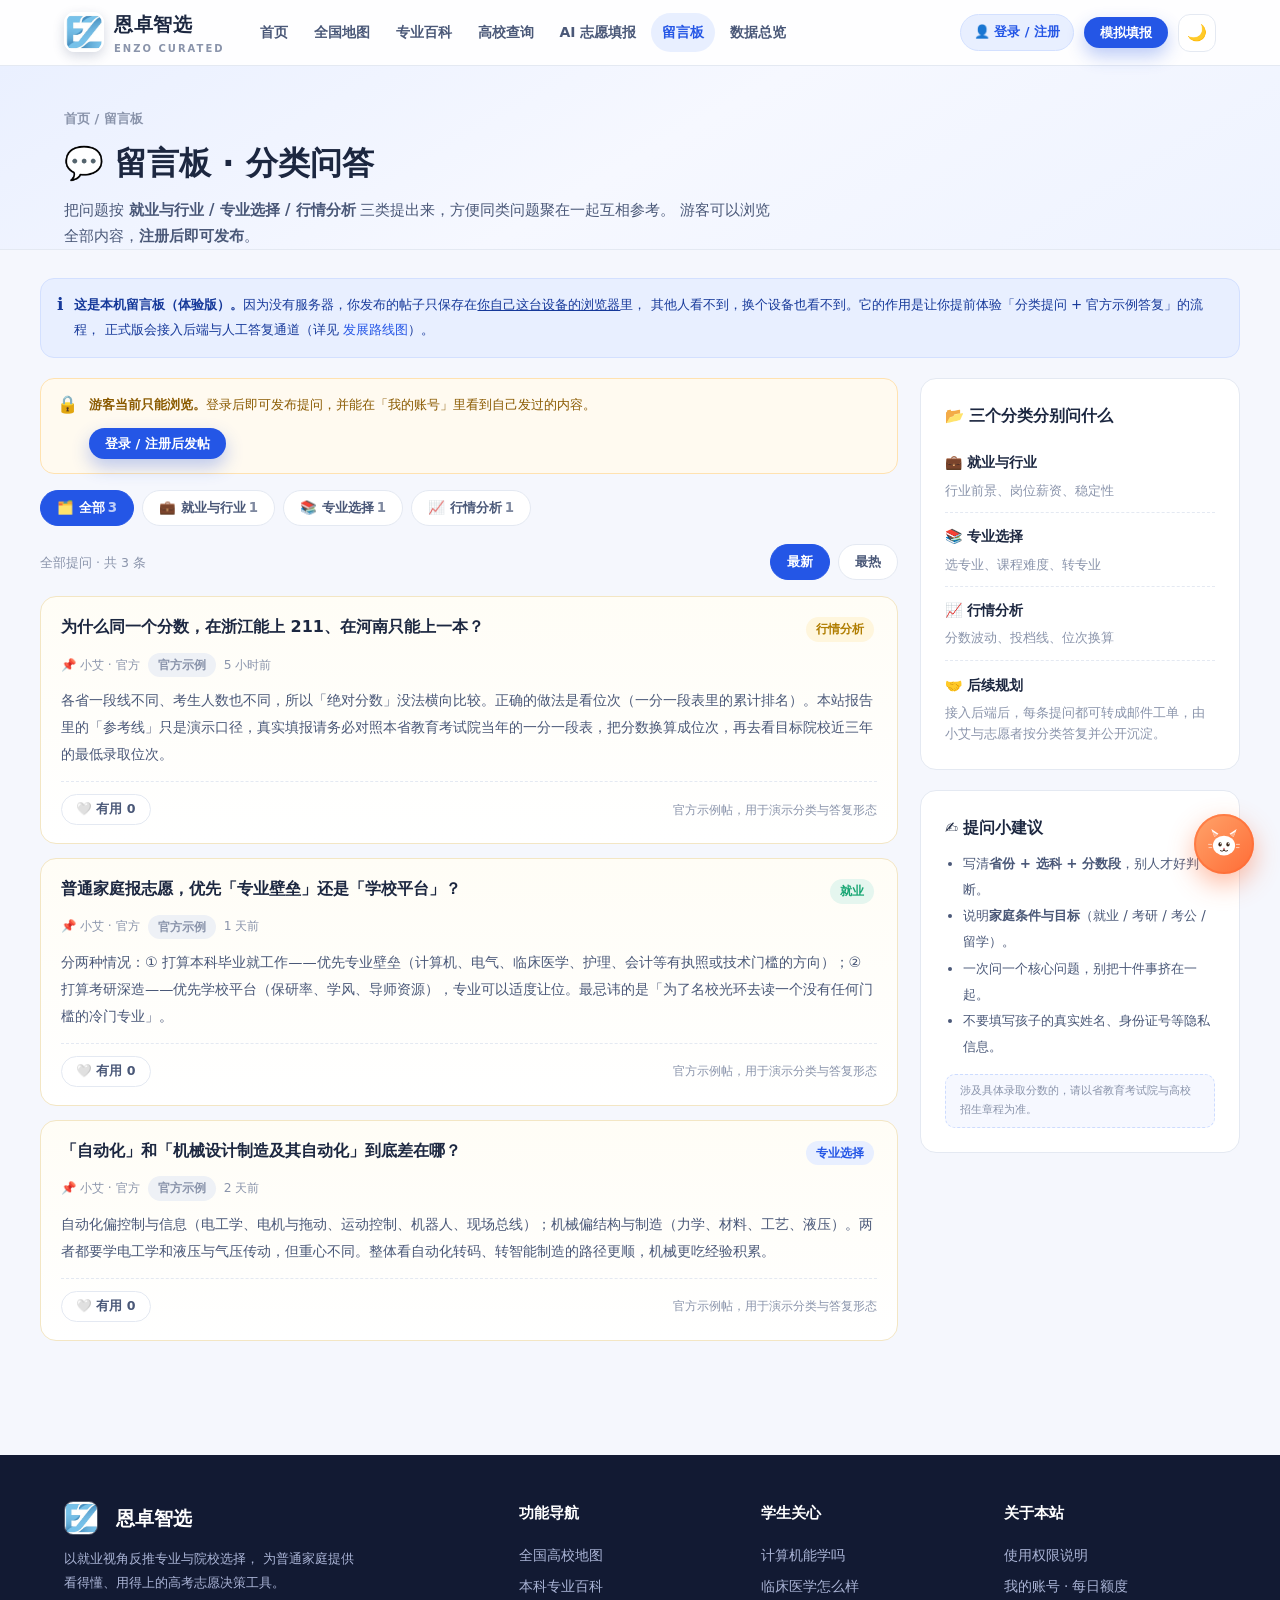
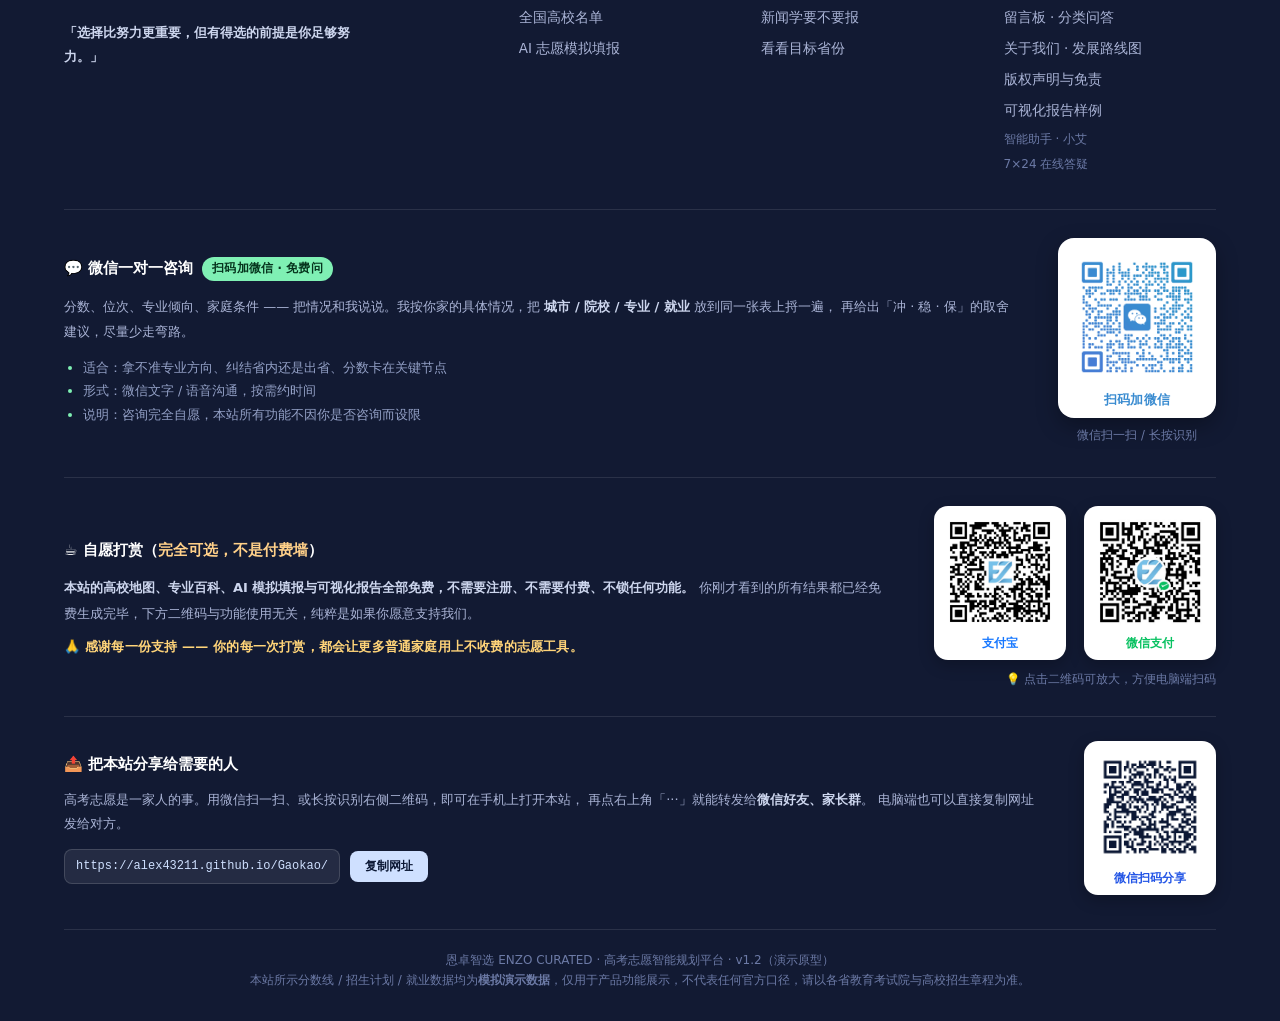
<file: board.html>
<!DOCTYPE html>
<html lang="zh-CN">
<head>
<meta charset="UTF-8">
<meta name="viewport" content="width=device-width, initial-scale=1.0">
<title>留言板 · 分类问答 · 恩卓智选</title>
<!-- share-meta:begin -->
<meta property="og:type" content="website">
<meta property="og:site_name" content="恩卓智选 · 高考志愿智能规划平台">
<meta property="og:title" content="留言板 · 就业 / 专业选择 / 行情分析 分类问答 | 恩卓智选">
<meta property="og:description" content="按 就业与行业、专业选择、行情分析 三类提问与交流，官方示例帖先帮你把常见问题讲清楚。">
<meta property="og:url" content="https://alex43211.github.io/Gaokao/board.html">
<meta property="og:image" content="https://alex43211.github.io/Gaokao/assets/share-card.png">
<meta property="og:image:width" content="500">
<meta property="og:image:height" content="400">
<meta property="og:image:alt" content="恩卓智选 · 高考志愿智能规划平台">
<meta name="twitter:card" content="summary_large_image">
<meta name="twitter:title" content="留言板 · 分类问答 · 恩卓智选">
<meta name="twitter:description" content="按 就业与行业、专业选择、行情分析 三类提问与交流。">
<meta name="twitter:image" content="https://alex43211.github.io/Gaokao/assets/share-card.png">
<meta itemprop="image" content="https://alex43211.github.io/Gaokao/assets/share-card.png">
<link rel="canonical" href="https://alex43211.github.io/Gaokao/board.html">
<!-- share-meta:end -->
<link rel="icon" type="image/jpeg" href="assets/logo.jpg">
<link rel="stylesheet" href="assets/css/style.css">
<link rel="stylesheet" href="assets/css/app.css">
<script>/* 首帧应用主题，避免深色模式刷新时白屏闪烁 */(function(){try{var t=localStorage.getItem("enzo_theme");if(t==="dark"){var d=document.documentElement;d.setAttribute("data-theme","dark");d.style.colorScheme="dark";}}catch(e){}})();</script>
</head>
<body>
<div id="siteHeader"></div>

<section class="page-hero">
  <div class="container">
    <div class="crumb">首页 / 留言板</div>
    <h1>💬 留言板 · 分类问答</h1>
    <p>把问题按 <b>就业与行业 / 专业选择 / 行情分析</b> 三类提出来，方便同类问题聚在一起互相参考。
      游客可以浏览全部内容，<b>注册后即可发布</b>。</p>
  </div>
</section>

<section class="container" style="padding:28px 0 80px;">
  <div class="notice info mb-20">
    <span class="nt-ico">ℹ️</span>
    <div><b>这是本机留言板（体验版）。</b>因为没有服务器，你发布的帖子只保存在<u>你自己这台设备的浏览器</u>里，
      其他人看不到，换个设备也看不到。它的作用是让你提前体验「分类提问 + 官方示例答复」的流程，
      正式版会接入后端与人工答复通道（详见 <a href="about.html">发展路线图</a>）。</div>
  </div>

  <div class="board-layout">
    <div>
      <div id="askBox"></div>
      <div class="cat-tabs" id="catTabs"></div>
      <div class="flex between items-center wrap gap-10 mb-16">
        <span class="muted small" id="listSummary"></span>
        <div class="cat-tabs" style="margin:0;">
          <button type="button" id="sortNew" class="on">最新</button>
          <button type="button" id="sortHot">最热</button>
        </div>
      </div>
      <div id="postList"></div>
    </div>
    <div>
      <div class="acc-card mb-20">
        <h3>📂 三个分类分别问什么</h3>
        <div id="catHelp"></div>
      </div>
      <div class="acc-card">
        <h3>✍️ 提问小建议</h3>
        <ul style="padding-left:18px;margin:10px 0 0;">
          <li style="font-size:13.4px;color:var(--ink-2);line-height:1.95;">写清<b>省份 + 选科 + 分数段</b>，别人才好判断。</li>
          <li style="font-size:13.4px;color:var(--ink-2);line-height:1.95;">说明<b>家庭条件与目标</b>（就业 / 考研 / 考公 / 留学）。</li>
          <li style="font-size:13.4px;color:var(--ink-2);line-height:1.95;">一次问一个核心问题，别把十件事挤在一起。</li>
          <li style="font-size:13.4px;color:var(--ink-2);line-height:1.95;">不要填写孩子的真实姓名、身份证号等隐私信息。</li>
        </ul>
        <div class="demo-note mt-14">涉及具体录取分数的，请以省教育考试院与高校招生章程为准。</div>
      </div>
    </div>
  </div>
</section>

<div id="siteFooter"></div>

<script src="assets/js/auth.js"></script>
<script src="assets/js/board.js"></script>
<script src="assets/js/theme.js"></script>
<script src="assets/js/assistant.js"></script>
<script>
buildShell("board");

let curCat = "全部";
let curSort = "new";

/* ---------- 提问区：游客只读 ---------- */
function renderAsk() {
  const box = document.getElementById("askBox");
  const can = Auth.role().canPost;
  if (!can) {
    box.innerHTML = `
      <div class="notice warn mb-16">
        <span class="nt-ico">🔒</span>
        <div><b>游客当前只能浏览。</b>登录后即可发布提问，并能在「我的账号」里看到自己发过的内容。
          <div style="margin-top:10px;">
            <a class="btn btn-brand btn-sm" href="account.html?next=board.html">登录 / 注册后发帖</a>
          </div>
        </div>
      </div>`;
    return;
  }
  box.innerHTML = `
    <div class="acc-card board-form mb-16">
      <h3>发布提问</h3>
      <div class="field">
        <label>① 选择分类</label>
        <div class="cat-pick" id="catPick"></div>
      </div>
      <div class="field" id="f_title">
        <label for="pTitle">② 一句话说清你的问题（4–40 字）</label>
        <input id="pTitle" type="text" maxlength="40" placeholder="例如：浙江 620 分物理类，想学电气该怎么选校？">
        <div class="ferr" id="e_title"></div>
      </div>
      <div class="field" id="f_body">
        <label for="pBody">③ 补充背景（10–500 字）</label>
        <textarea id="pBody" maxlength="500" placeholder="省份、选科、分数段、家庭条件、目标（就业/考研/考公）…"></textarea>
        <div class="counter" id="pCount">0 / 500</div>
        <div class="ferr" id="e_body"></div>
      </div>
      <div class="acc-actions" style="margin-top:6px;">
        <button class="btn btn-brand" id="doPost">发布到留言板</button>
        <span class="muted small" style="align-self:center;">以「${esc(Auth.me().name)}」的身份发布</span>
      </div>
    </div>`;

  const pick = box.querySelector("#catPick");
  pick.innerHTML = Board.CATS.map(c =>
    `<button type="button" data-cat="${c.key}" class="${c.key === pickCat ? "on" : ""}">
       <span>${c.icon} ${c.label}</span><small>${c.desc}</small>
     </button>`).join("");
  pick.querySelectorAll("button").forEach(b => {
    b.onclick = () => { pickCat = b.dataset.cat; box.querySelectorAll("#catPick button").forEach(x => x.classList.remove("on")); b.classList.add("on"); };
  });

  const body = box.querySelector("#pBody"), cnt = box.querySelector("#pCount");
  body.addEventListener("input", () => {
    const n = body.value.length;
    cnt.textContent = n + " / 500";
    cnt.className = "counter" + (n > 500 ? " over" : "");
  });

  box.querySelector("#doPost").onclick = () => {
    box.querySelectorAll(".field").forEach(f => f.classList.remove("show-err"));
    const title = box.querySelector("#pTitle").value.trim();
    const txt = body.value.trim();
    if (title.length < 4) return showFieldErr("title", "标题至少 4 个字");
    if (title.length > 40) return showFieldErr("title", "标题最多 40 个字");
    if (txt.length < 10) return showFieldErr("body", "内容至少 10 个字，把情况说清楚别人才好回答");
    if (txt.length > 500) return showFieldErr("body", "内容最多 500 个字");

    const r = Board.add({ cat: pickCat, title: title, body: txt });
    if (!r.ok) { toast(r.msg); return; }
    toast("提问已发布（仅保存在本机）");
    box.querySelector("#pTitle").value = "";
    body.value = ""; cnt.textContent = "0 / 500";
    curCat = pickCat;              /* 发布后自动切到该分类，让用户立刻看到自己的帖子 */
    renderAll();
    window.scrollTo({ top: document.getElementById("catTabs").offsetTop - 120, behavior: "smooth" });
  };
}
let pickCat = Board.CAT_KEYS[0];
function showFieldErr(id, msg) {
  const f = document.getElementById("f_" + id), e = document.getElementById("e_" + id);
  if (!f) return;
  f.classList.add("show-err");
  if (e && msg) e.textContent = msg;
  else if (!e) toast(msg);
}

/* ---------- 分类标签 ---------- */
function renderTabs() {
  const c = Board.counts();
  const items = [{ key: "全部", label: "全部", icon: "🗂️" }].concat(Board.CATS);
  document.getElementById("catTabs").innerHTML = items.map(it =>
    `<button type="button" data-cat="${it.key}" class="${curCat === it.key ? "on" : ""}">
       ${it.icon} ${it.label}<span>${c[it.key] || 0}</span></button>`).join("");
  document.querySelectorAll("#catTabs button").forEach(b => {
    b.onclick = () => { curCat = b.dataset.cat; renderAll(); };
  });
}

/* ---------- 帖子列表 ---------- */
function renderList() {
  const list = Board.list(curCat, curSort);
  const box = document.getElementById("postList");
  document.getElementById("listSummary").textContent =
    (curCat === "全部" ? "全部提问" : curCat) + " · 共 " + list.length + " 条";

  if (!list.length) {
    box.innerHTML = `<div class="empty-box">这个分类下还没有内容。<br>${Auth.role().canPost ? "上面就是发布框，来提第一个问题吧。" : "登录后可以发布第一个问题。"}</div>`;
    return;
  }
  const u = Auth.me();
  box.innerHTML = list.map(p => {
    const liked = Board.liked(p.id);
    const n = Board.likesOf(p.id);
    const mine = u && p.uid === u.id;
    const roleLabel = p.demo ? "官方示例" : ((Auth.ROLES[p.role] || {}).label || "用户");
    return `
      <div class="post ${p.demo ? "is-demo" : ""}">
        <div class="post-h">
          <div class="post-t">${esc(p.title)}</div>
          <span class="chip ${p.cat === "就业" ? "green" : p.cat === "专业选择" ? "" : "gold"}" style="flex:0 0 auto;">${esc(p.cat)}</span>
        </div>
        <div class="post-meta">
          <span>${p.demo ? "📌" : "👤"} ${esc(p.name)}</span>
          <span class="chip gray" style="margin:0;">${esc(roleLabel)}</span>
          <span>${timeAgo(p.ts)}</span>
        </div>
        <div class="post-body">${esc(p.body)}</div>
        <div class="post-acts">
          <button type="button" class="${liked ? "on" : ""}" data-like="${p.id}">${liked ? "❤️" : "🤍"} 有用 ${n}</button>
          ${mine ? `<button type="button" data-del="${p.id}">删除</button>` : ""}
          ${p.demo ? '<span class="pa-tip">官方示例帖，用于演示分类与答复形态</span>' : ""}
        </div>
      </div>`;
  }).join("");

  box.querySelectorAll("[data-like]").forEach(b => {
    b.onclick = () => { Board.like(b.dataset.like); renderAll(); };
  });
  box.querySelectorAll("[data-del]").forEach(b => {
    b.onclick = () => {
      if (!confirm("确定删除这条提问吗？")) return;
      const r = Board.remove(b.dataset.del);
      toast(r.msg);
      renderAll();
    };
  });
}

function timeAgo(ts) {
  const d = Date.now() - (ts || 0);
  if (d < 60e3) return "刚刚";
  if (d < 3600e3) return Math.floor(d / 60e3) + " 分钟前";
  if (d < 86400e3) return Math.floor(d / 3600e3) + " 小时前";
  if (d < 7 * 86400e3) return Math.floor(d / 86400e3) + " 天前";
  return new Date(ts).toLocaleDateString("zh-CN");
}

/* ---------- 侧栏分类说明 ---------- */
function renderCatHelp() {
  document.getElementById("catHelp").innerHTML = Board.CATS.map(c => `
    <div style="padding:11px 0;border-bottom:1px dashed var(--line);">
      <b style="font-size:14px;">${c.icon} ${c.label}</b>
      <div class="muted small mt-4">${c.desc}</div>
    </div>`).join("") + `
    <div style="padding-top:12px;">
      <b style="font-size:14px;">🤝 后续规划</b>
      <div class="muted small mt-4">接入后端后，每条提问都可转成邮件工单，由小艾与志愿者按分类答复并公开沉淀。</div>
    </div>`;
}

function renderAll() {
  renderAsk();
  renderTabs();
  renderList();
  renderCatHelp();
}

document.getElementById("sortNew").onclick = () => {
  curSort = "new";
  document.getElementById("sortNew").classList.add("on");
  document.getElementById("sortHot").classList.remove("on");
  renderList();
};
document.getElementById("sortHot").onclick = () => {
  curSort = "hot";
  document.getElementById("sortHot").classList.add("on");
  document.getElementById("sortNew").classList.remove("on");
  renderList();
};

/* 登录 / 退出后权限会变，需要重画提问区 */
document.addEventListener("auth:change", renderAll);

renderAll();
</script>
</body>
</html>
</file>
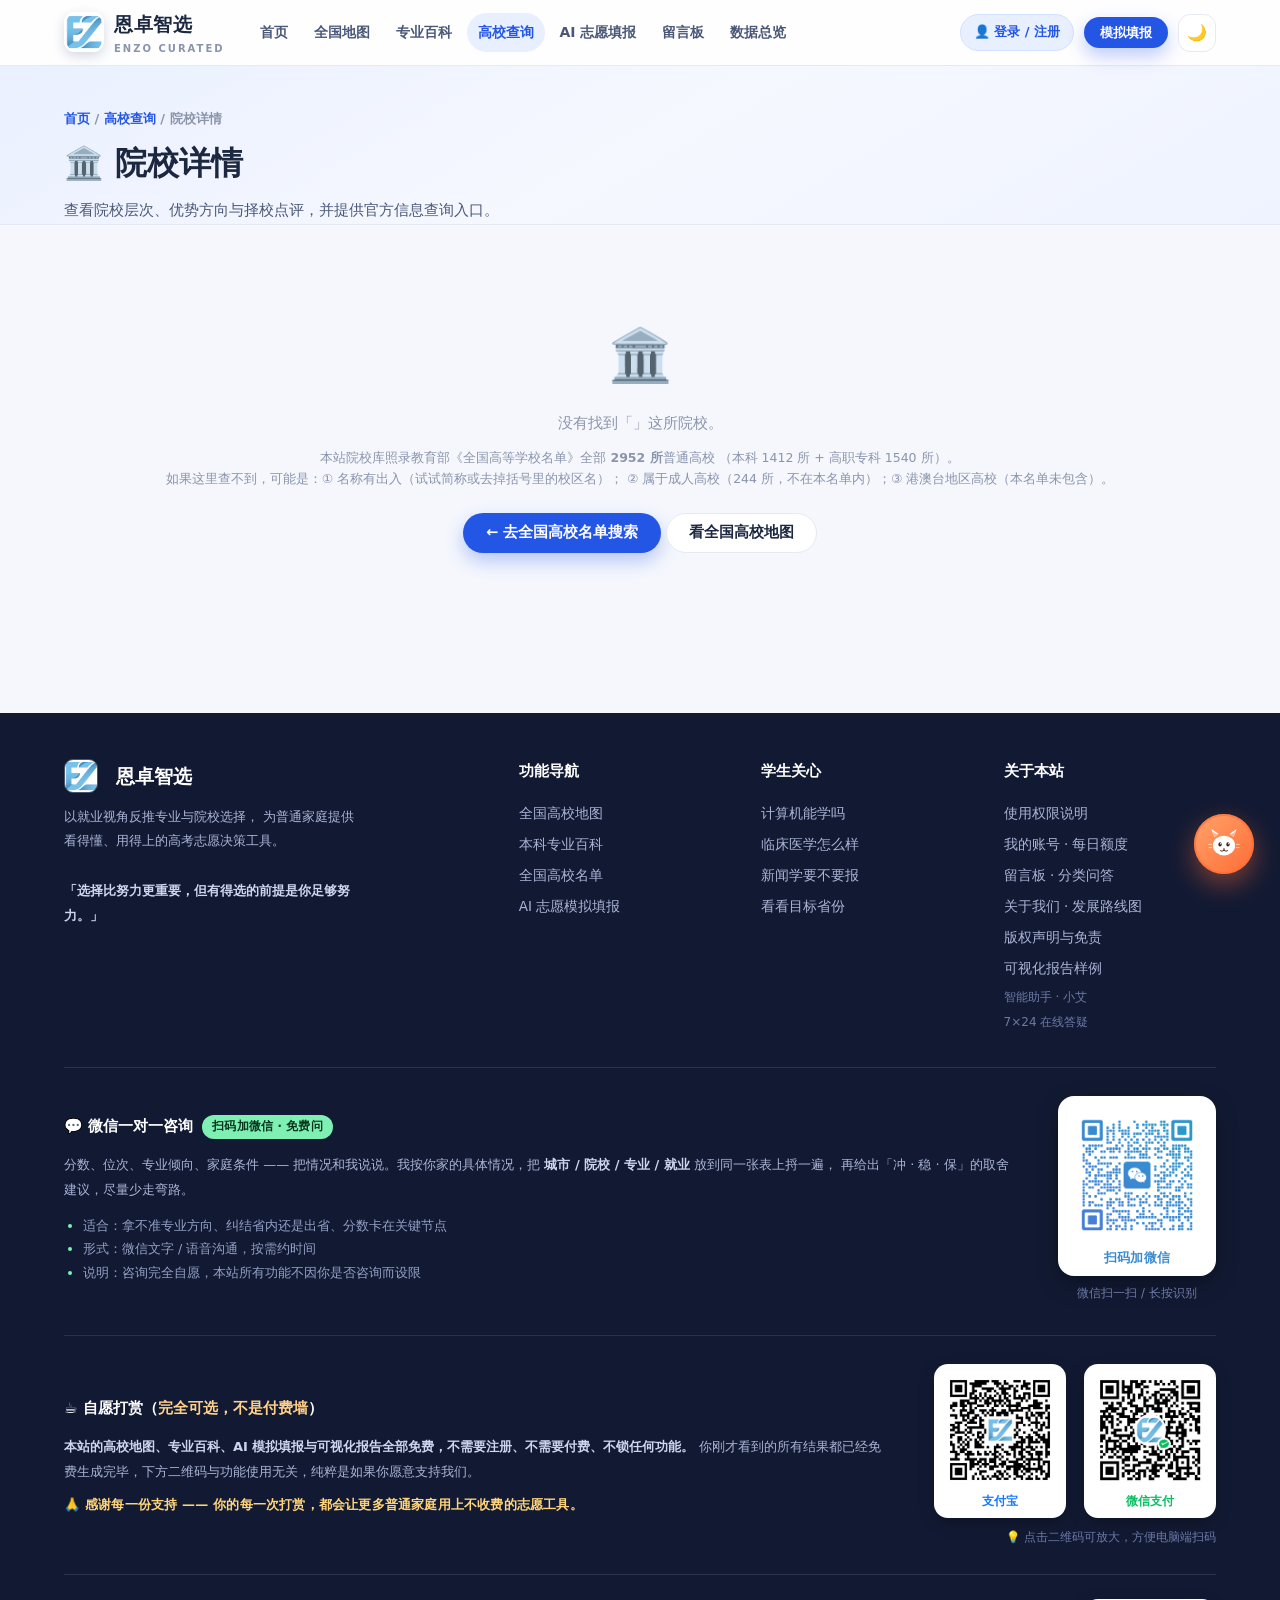
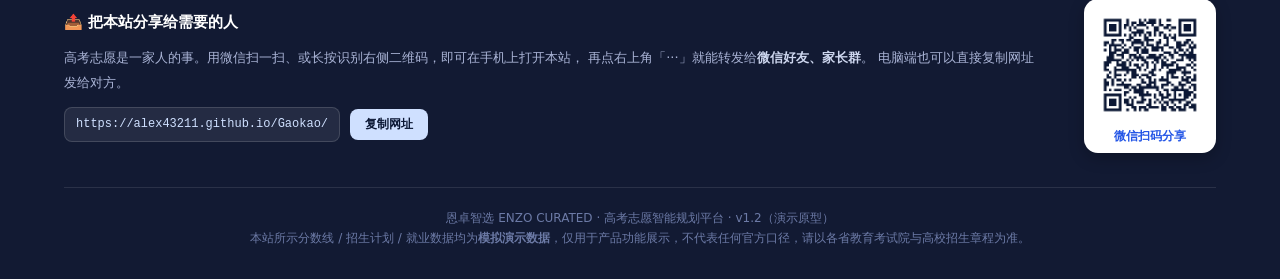
<file: college.html>
<!DOCTYPE html>
<html lang="zh-CN">
<head>
<meta charset="UTF-8">
<meta name="viewport" content="width=device-width, initial-scale=1.0">
<title>高校详情 · 恩卓智选</title>
<!-- share-meta:begin -->
<meta property="og:type" content="website">
<meta property="og:site_name" content="恩卓智选 · 高考志愿智能规划平台">
<meta property="og:title" content="高校详情 · 院校层次与优势方向 | 恩卓智选">
<meta property="og:description" content="查看院校层次、所在城市、优势学科方向与择校点评，并可直达研招网与教育部学信网官方信息。">
<meta property="og:url" content="https://alex43211.github.io/Gaokao/college.html">
<meta property="og:image" content="https://alex43211.github.io/Gaokao/assets/share-card.png">
<meta property="og:image:width" content="500">
<meta property="og:image:height" content="400">
<meta property="og:image:alt" content="恩卓智选 · 高考志愿智能规划平台">
<meta name="twitter:card" content="summary_large_image">
<meta name="twitter:title" content="高校详情 · 院校层次与优势方向 | 恩卓智选">
<meta name="twitter:description" content="查看院校层次、所在城市、优势学科方向与择校点评，并可直达研招网与教育部学信网官方信息。">
<meta name="twitter:image" content="https://alex43211.github.io/Gaokao/assets/share-card.png">
<meta itemprop="image" content="https://alex43211.github.io/Gaokao/assets/share-card.png">
<link rel="canonical" href="https://alex43211.github.io/Gaokao/college.html">
<!-- share-meta:end -->
<link rel="icon" type="image/jpeg" href="assets/logo.jpg">
<link rel="stylesheet" href="assets/css/style.css">
<link rel="stylesheet" href="assets/css/app.css">
<link rel="stylesheet" href="assets/css/badge.css">
<script>/* 首帧应用主题，避免深色模式刷新时白屏闪烁 */(function(){try{var t=localStorage.getItem("enzo_theme");if(t==="dark"){var d=document.documentElement;d.setAttribute("data-theme","dark");d.style.colorScheme="dark";}}catch(e){}})();</script>
</head>
<body>
<div id="siteHeader"></div>

<section class="page-hero">
  <div class="container">
    <div class="crumb"><a href="index.html">首页</a> / <a href="index.html">高校查询</a> / <span id="crumbName">院校详情</span></div>
    <h1 id="colTitle">🏛️ 院校详情</h1>
    <p id="colSub">查看院校层次、优势方向与择校点评，并提供官方信息查询入口。</p>
  </div>
</section>

<section class="container" id="colMain" style="padding:26px 0 80px;"></section>

<div id="siteFooter"></div>

<script src="assets/js/data-provinces.js"></script>
<script src="assets/js/data-province-lines.js"></script>
<script src="assets/js/data-colleges.js"></script>
<script src="assets/js/data-colleges-all.js"></script>
<script src="assets/js/data-badges.js"></script>
<script src="assets/js/data-majors.js"></script>
<script src="assets/js/data-majors-catalog.js"></script>
<script src="assets/js/data-majors-merge.js"></script>
<script src="assets/vendor/echarts.min.js"></script>
<script src="assets/json/china.js"></script>
<script src="assets/js/kb.js"></script>
<script src="assets/js/auth.js"></script>
<script src="assets/js/theme.js"></script>
<script src="assets/js/assistant.js"></script>
<script>
buildShell("college");

/* 院校名 -> 教育部学信网「阳光高考」院校库检索（官方权威入口） */
function chsiUrl(name) {
  return "https://gaokao.chsi.com.cn/sch/search.do?searchType=1&yxmc=" + encodeURIComponent(name);
}
function baiduUrl(name) {
  return "https://www.baidu.com/s?wd=" + encodeURIComponent(name + " 官网 招生章程");
}
/* 归一化校名，兼容半角/全角括号 */
function normName(s) {
  return String(s || "").replace(/（/g, "(").replace(/）/g, ")").replace(/\s/g, "");
}

/* 校徽 HTML：命中字体图标库则渲染校徽，否则回落到「首字」占位
   —— 校名 -> Unicode 的映射逐条核验自 china_school_badge 的注释标注，
      绝不做「按顺序猜」的匹配，避免弄错学校。 */
function badgeHtml(name) {
  const B = window.COLLEGE_BADGES || {};
  const n = normName(name);
  let uni = B[name];
  if (!uni) {                                   // 容错：忽略括号/全半角差异再找
    for (const k in B) {
      if (normName(k) === n) { uni = B[k]; break; }
    }
  }
  if (uni) {
    // 用 <i> 承载 Unicode 码点，配合 badge.css 的字体族渲染
    return `<div class="badge-hero" title="${esc(name)} 校徽">
        <i class="fc-badge" aria-hidden="true">&#x${uni};</i>
        <span class="sr-only">${esc(name)}校徽</span>
      </div>`;
  }
  const ch = (name || "校").trim().charAt(0) || "校";
  return `<div class="badge-fallback" title="${esc(name)}（未收录校徽，以校名首字占位）">${esc(ch)}</div>`;
}

(function () {
  const main = document.getElementById("colMain");
  const name = decodeURIComponent(window.qs("name"));
  const C = window.COLLEGES || [];             // 116 所精英院校（含点评/标签/参考分）
  const ALL = window.COLLEGES_ALL || [];       // 教育部 2952 所完整名单

  /* 先在完整名单里找（覆盖所有正规院校），再回落到精英库 */
  const all = ALL.find(c => normName(c.name) === normName(name));
  const col = C.find(c => normName(c.name) === normName(name)) || (all && all.elite
    ? Object.assign({}, all.elite, {
        name: all.name, prov: all.prov, city: all.city,
        level: all.cat, tags: all.tags,
      })
    : null);

  if (!all && !col) {
    main.innerHTML = `
      <div class="empty-state">
        <div class="big">🏛️</div>
        <p>没有找到「<b>${esc(name)}</b>」这所院校。</p>
        <p class="muted small mt-10">本站院校库照录教育部《全国高等学校名单》全部 <b>2952 所</b>普通高校
        （本科 1412 所 + 高职专科 1540 所）。<br>如果这里查不到，可能是：① 名称有出入（试试简称或去掉括号里的校区名）；
        ② 属于成人高校（244 所，不在本名单内）；③ 港澳台地区高校（本名单未包含）。</p>
        <div class="mt-24">
          <a class="btn btn-brand" href="colleges.html">← 去全国高校名单搜索</a>
          <a class="btn btn-ghost" href="map.html">看全国高校地图</a>
        </div>
      </div>`;
    return;
  }

  /* —— 展示用的合并字段：优先官方名单，补充精英库点评 —— */
  const dName  = all ? all.name  : col.name;
  const dProv  = (all && all.prov) || col.prov || "";
  const dCity  = (all && all.city) || col.city || "";
  const dLevel = (all && all.cat) || col.level || "";
  const dType  = (col && col.type) || "—";
  const dCode  = all ? all.code : "";
  const dDept  = all ? all.dept : "";
  const dLen   = all ? all.level : "";        // 本科 / 专科
  const dRemark= all ? all.remark : "";

  document.title = dName + " · 院校详情 | 恩卓智选";
  document.getElementById("crumbName").textContent = dName;
  document.getElementById("colTitle").textContent = "🏛️ " + dName;
  document.getElementById("colSub").textContent =
    `${dProv} · ${dCity}` + (dLevel ? ` · ${dLevel}` : "") + (all ? ` · ${dLen}` : "");

  const prov = (window.PROVINCES || {})[dProv];
  const lvMap = { "985": "purple", "211": "gold", "双一流": "green", "普通本": "gray", "专科": "gray" };

  /* 多标签：优先取数据层 tags（可多值），回落单值分类 */
  const allTags = (all && (all.tags || []).length) ? all.tags
    : (all && all.cat ? [all.cat] : []);
  const dCat = dLevel || (all && all.cat) || "";
  const TAG_CLS = { "C9": "purple", "985": "purple", "211": "gold", "双一流": "green" };
  const tagCls = t => TAG_CLS[t] || "gray";

  /* 同省院校：优先取官方名单里的同省院校 */
  const sameProvPool = all ? ALL.filter(c => c.prov === dProv && c.name !== dName) : C.filter(c => c.prov === dProv && c.name !== dName);
  const sameProv = sameProvPool.slice(0, 40);
  const sameProvTotal = sameProvPool.length;

  const hasElite = col && col.note;

  main.innerHTML = `
    <div class="report-grid report-grid--college">
      <div>
        <div class="report-card" style="margin:0 0 18px;">
          <div class="badge-title-row">
            ${badgeHtml(dName)}
            <div style="flex:1;min-width:0;">
              <div class="flex between items-center wrap gap-10">
                <div>
                  <h2 style="margin:0;font-size:22px;">${esc(dName)}</h2>
                  <div class="muted small mt-8">
                    ${esc(dCity)}${dProv ? "（" + esc(dProv) + "）" : ""}
                    ${dCode ? " ｜ 学校标识码 " + esc(dCode) : ""}
                  </div>
                </div>
                <div class="flex wrap gap-6">
                  ${(allTags.length ? allTags : [dCat]).map(t =>
                    `<span class="chip ${tagCls(t)}" style="font-size:13px;padding:6px 14px;font-weight:600;">${esc(t)}</span>`
                  ).join("")}
                </div>
              </div>
            </div>
          </div>

          <!-- 院校层次标签（可多值） -->
          ${allTags.length ? `
          <div class="mt-16" style="padding:14px 16px;background:#f5fff9;border:1px solid #cfeee0;border-radius:12px;">
            <b class="small">🏅 院校层次</b>
            <div class="mt-10 flex wrap gap-10">
              ${allTags.map(t => {
                const desc = { "C9": "九校联盟", "985": "985 工程", "211": "211 工程", "双一流": "双一流建设高校" }[t] || "";
                return `<span class="chip ${tagCls(t)}" style="font-size:13px;padding:6px 14px;font-weight:600;">${esc(t)}${desc ? " · " + desc : ""}</span>`;
              }).join("")}
            </div>
            <p class="muted small mt-10" style="margin-bottom:0;line-height:1.9;">
              ${allTags.includes("985")
                ? "该校为 <b>985 工程</b> 高校，同时必然具备 211 与双一流身份；985 / 211 名单已固定，不再新增。"
                : allTags.includes("211")
                  ? "该校为 <b>211 工程</b> 高校，同时具备双一流身份；211 名单已固定，不再新增。"
                  : "该校为 <b>双一流</b> 建设高校（第二轮 · 2022 年）。双一流名单动态调整，以教育部最新公布为准。"}
            </p>
          </div>` : ""}

          <!-- 官方登记信息（照录教育部名单，可核验） -->
          ${all ? `
          <div class="mt-16" style="padding:14px 16px;background:#f7f9ff;border:1px solid #e2e9fb;border-radius:12px;">
            <b class="small">📋 ${all.src === "army" ? "军队院校信息" : "教育部官方登记信息"}</b>
            <div class="grid g2 mt-10" style="gap:8px 20px;">
              <div class="stat-mini"><span>学校名称</span><span class="v">${esc(all.name)}</span></div>
              <div class="stat-mini"><span>学校标识码</span><span class="v" style="font-family:ui-monospace,Menlo,Consolas,monospace;">${esc(all.code || "—")}</span></div>
              <div class="stat-mini"><span>主管部门</span><span class="v">${esc(all.dept)}</span></div>
              <div class="stat-mini"><span>所在地</span><span class="v">${esc(all.city)}</span></div>
              <div class="stat-mini"><span>办学层次</span><span class="v">${esc(all.level)}</span></div>
              <div class="stat-mini"><span>办学性质</span><span class="v">${esc(all.remark || "公办")}</span></div>
            </div>
            <p class="muted small mt-10" style="margin-bottom:0;">
              ${all.src === "army"
                ? "该校为<b>军队院校</b>，不列入教育部《全国高等学校名单》（该名单仅收录普通高校与成人高校），但确属 985 / 211 / 双一流 序列，故单独补录展示。"
                : "以上照录教育部《全国高等学校名单》（截至 2026年6月17日）。标识码前 5 位为省级行政区与办学类型代码，后 5 位为校内序号。"}
            </p>
          </div>` : ""}

          ${hasElite ? `
          <div class="mt-16" style="padding:14px 16px;background:#fff9ef;border:1px solid #ffe3bf;border-radius:12px;">
            <b class="small">📌 择校视角点评</b>
            <p class="mt-8" style="color:var(--ink-2);line-height:1.9;">${esc(col.note)}</p>
          </div>` : ""}

          ${col && (col.tags || []).length ? `
          <div class="mt-16">
            <b class="small">🏷️ 优势方向标签</b>
            <div class="mt-10 flex wrap gap-10">
              ${col.tags.map(t => `<span class="chip">${esc(t)}</span>`).join("")}
            </div>
          </div>` : ""}

          ${col && col.ref ? `
          <div class="mt-16">
            <b class="small">📈 参考分档（新高考 750 制 · 演示值）</b>
            <div class="mt-10">
              <span class="chip purple" style="font-size:13px;padding:6px 14px;">参考线 ≈ ${col.ref} 分</span>
              ${col.hot ? `<span class="chip" style="font-size:13px;padding:6px 14px;margin-left:8px;">热度 ${"🔥".repeat(Math.min(col.hot, 5))}</span>` : ""}
            </div>
          </div>` : ""}

          <div class="demo-note mt-16">
            ${hasElite
              ? "⚠️ 院校层次、优势方向与点评为<b>演示性整理</b>，不构成填报依据；<b>官方登记信息</b>一节照录教育部名单，可核验。"
              : "⚠️ 本页展示的是教育部名单中的<b>官方登记信息</b>（校名、标识码、主管部门、所在地、办学层次），可核验。"}
            具体招生专业、选科要求、招生章程请以下方官方入口为准。
          </div>
        </div>

        <!-- 官方信息入口 -->
        <div class="report-card" style="margin:0 0 18px;">
          <h3 style="margin:0 0 6px;font-size:17px;">🔗 官方信息查询入口</h3>
          <p class="muted small" style="line-height:1.8;margin-bottom:14px;">
            本站不转载也不臆造招生数据。要看这所学校最权威的信息，请走下面这些官方通道：
          </p>
          <div class="grid g2" style="gap:12px;">
            <a class="link-card" href="${chsiUrl(dName)}" target="_blank" rel="noopener noreferrer">
              <b>🎓 阳光高考 · 院校库</b>
              <span>教育部高校招生阳光工程指定平台，查该校招生章程、专业计划、特殊类型招生</span>
            </a>
            <a class="link-card" href="https://gaokao.chsi.com.cn/sch/search.do?searchType=1" target="_blank" rel="noopener noreferrer">
              <b>📋 学信网 · 招生章程</b>
              <span>教育部学信网统一检索各高校当年招生章程与录取规则</span>
            </a>
            <a class="link-card" href="${baiduUrl(dName)}" target="_blank" rel="noopener noreferrer">
              <b>🌐 搜索该校官网</b>
              <span>通过搜索引擎定位学校本科招生网（.edu.cn 域名才是官方）</span>
            </a>
            <a class="link-card" href="plan.html">
              <b>🧮 用这所学校模拟填报</b>
              <span>输入你的省份与分数，看看这所学校在你的填报方案里落在冲/稳/保哪一档</span>
            </a>
          </div>
        </div>

        <!-- 按专业类看方向 -->
        <div class="report-card" style="margin:0 0 18px;">
          <h3 style="margin:0 0 6px;font-size:17px;">📚 按学科门类看专业方向</h3>
          <p class="muted small" style="line-height:1.8;margin-bottom:14px;">
            先选门类，再看该门类下有哪些专业可读。点击可直接跳到专业百科查看课程、就业与选科要求。
          </p>
          <div id="catBtns" class="flex wrap gap-10"></div>
          <div id="catMajors" class="grid g3 mt-16"></div>
        </div>

        <!-- 同省院校 -->
        ${sameProv.length ? `
        <div class="report-card" style="margin:0;">
          <h3 style="margin:0 0 12px;font-size:17px;">🏙️ ${esc(dProv)} 的其他院校（共 ${sameProvTotal} 所${sameProvTotal > sameProv.length ? "，显示前 " + sameProv.length + " 所" : ""}）</h3>
          <div class="flex wrap gap-10">
            ${sameProv.map(c => `<a class="chip" href="college.html?name=${encodeURIComponent(c.name)}"
                style="border:1px solid var(--line);background:#fff;padding:7px 13px;">${esc(c.name)}<span class="muted"> · ${esc(c.cat || c.level)}</span></a>`).join("")}
          </div>
          <div class="mt-16">
            <a class="btn btn-ghost btn-sm" href="colleges.html?q=${encodeURIComponent("")}">在 ${esc(dProv)} 全部院校中筛选 →</a>
          </div>
        </div>` : ""}
      </div>

      <!-- 侧栏 -->
      <div class="side-panel">
        <div class="side-stat-card">
          <h4>📊 院校速览</h4>
          <div class="stat-mini"><span>所在省份</span><span class="v">${esc(dProv || "—")}</span></div>
          <div class="stat-mini"><span>所在城市</span><span class="v">${esc(dCity || "—")}</span></div>
          <div class="stat-mini"><span>办学层次</span><span class="v">${esc(dLen || "—")}</span></div>
          ${allTags.length ? `<div class="stat-mini"><span>层次标签</span><span class="v">${allTags.map(esc).join(" · ")}</span></div>` : ""}
          <div class="stat-mini"><span>办学性质</span><span class="v">${esc(dRemark || "公办")}</span></div>
          <div class="stat-mini"><span>主管部门</span><span class="v">${esc(dDept || "—")}</span></div>
          <div class="stat-mini"><span>本地高校(全省)</span><span class="v">${all ? ALL.filter(c => c.prov === dProv).length : C.filter(c => c.prov === dProv).length} 所</span></div>
        </div>

        ${prov ? `
        <div class="side-stat-card">
          <h4>🗺️ 该省高考情况</h4>
          <div class="stat-mini"><span>高考模式</span><span class="v">${esc(prov.gaokao || "—")}</span></div>
          <div class="stat-mini"><span>普通高校</span><span class="v">约 ${prov.univs} 所</span></div>
          <div class="stat-mini"><span>双一流</span><span class="v">${prov.doubleFirst} 所</span></div>
          <div class="mt-16"><a class="btn btn-ghost btn-sm" style="width:100%" href="province.html?p=${encodeURIComponent(prov.full || dProv)}">查看该省分数线 →</a></div>
        </div>` : ""}

        <div class="side-stat-card" style="background:linear-gradient(135deg,#1d2b64,#2456e6);color:#fff;border:none;">
          <h4 style="color:rgba(255,255,255,.75)">💡 择校提醒</h4>
          <p style="font-size:13px;line-height:1.9;color:rgba(255,255,255,.92)">
            院校层次只解决「门槛」，不解决「出路」。同一所学校里，王牌专业和边缘专业的
            就业差距可能比两所学校之间还大——先定专业方向，再挑学校。
          </p>
        </div>
      </div>
    </div>`;

  /* 学科门类 -> 专业浏览 */
  const CATS = window.MAJOR_CATS || {};
  const catNames = Object.keys(CATS);
  const btnBox = document.getElementById("catBtns");
  const grid = document.getElementById("catMajors");

  function showCat(cat) {
    btnBox.querySelectorAll("button").forEach(b => b.classList.toggle("on", b.dataset.cat === cat));
    const list = (CATS[cat] || []).slice(0, 12);
    grid.innerHTML = list.map(m => `
      <a class="major-card" href="majors.html?q=${encodeURIComponent(m.name)}" style="text-decoration:none;">
        <div class="top">
          <div>
            <h3>${esc(m.name)}</h3>
            <div class="cat">${esc(m.code)} · ${esc(m.sub || "—")}</div>
          </div>
        </div>
        <div class="major-meta">
          <span>学制 <b>${m.years} 年</b></span>
          <span>选科 <b>${esc(m.req || "不限")}</b></span>
        </div>
      </a>`).join("") +
      `<div class="muted small" style="grid-column:1/-1">
         以上为该门类前 12 个专业。完整目录请到 <a href="majors.html" style="color:var(--brand)">专业百科</a> 查看。
       </div>`;
  }

  if (!catNames.length) {
    document.getElementById("catBtns").innerHTML = '<span class="muted small">专业门类数据加载中…</span>';
  } else {
    const prefer = ["工学", "医学", "经济学", "管理学", "理学", "文学", "法学"];
    const ordered = prefer.filter(c => catNames.includes(c)).concat(catNames.filter(c => !prefer.includes(c)));
    btnBox.innerHTML = ordered.map(c =>
      `<button type="button" class="ft" data-cat="${esc(c)}">${esc(c)}</button>`).join("");
    btnBox.querySelectorAll("button").forEach(b =>
      b.addEventListener("click", () => showCat(b.dataset.cat)));
    showCat(ordered[0]);
  }
})();
</script>
</body>
</html>
</file>
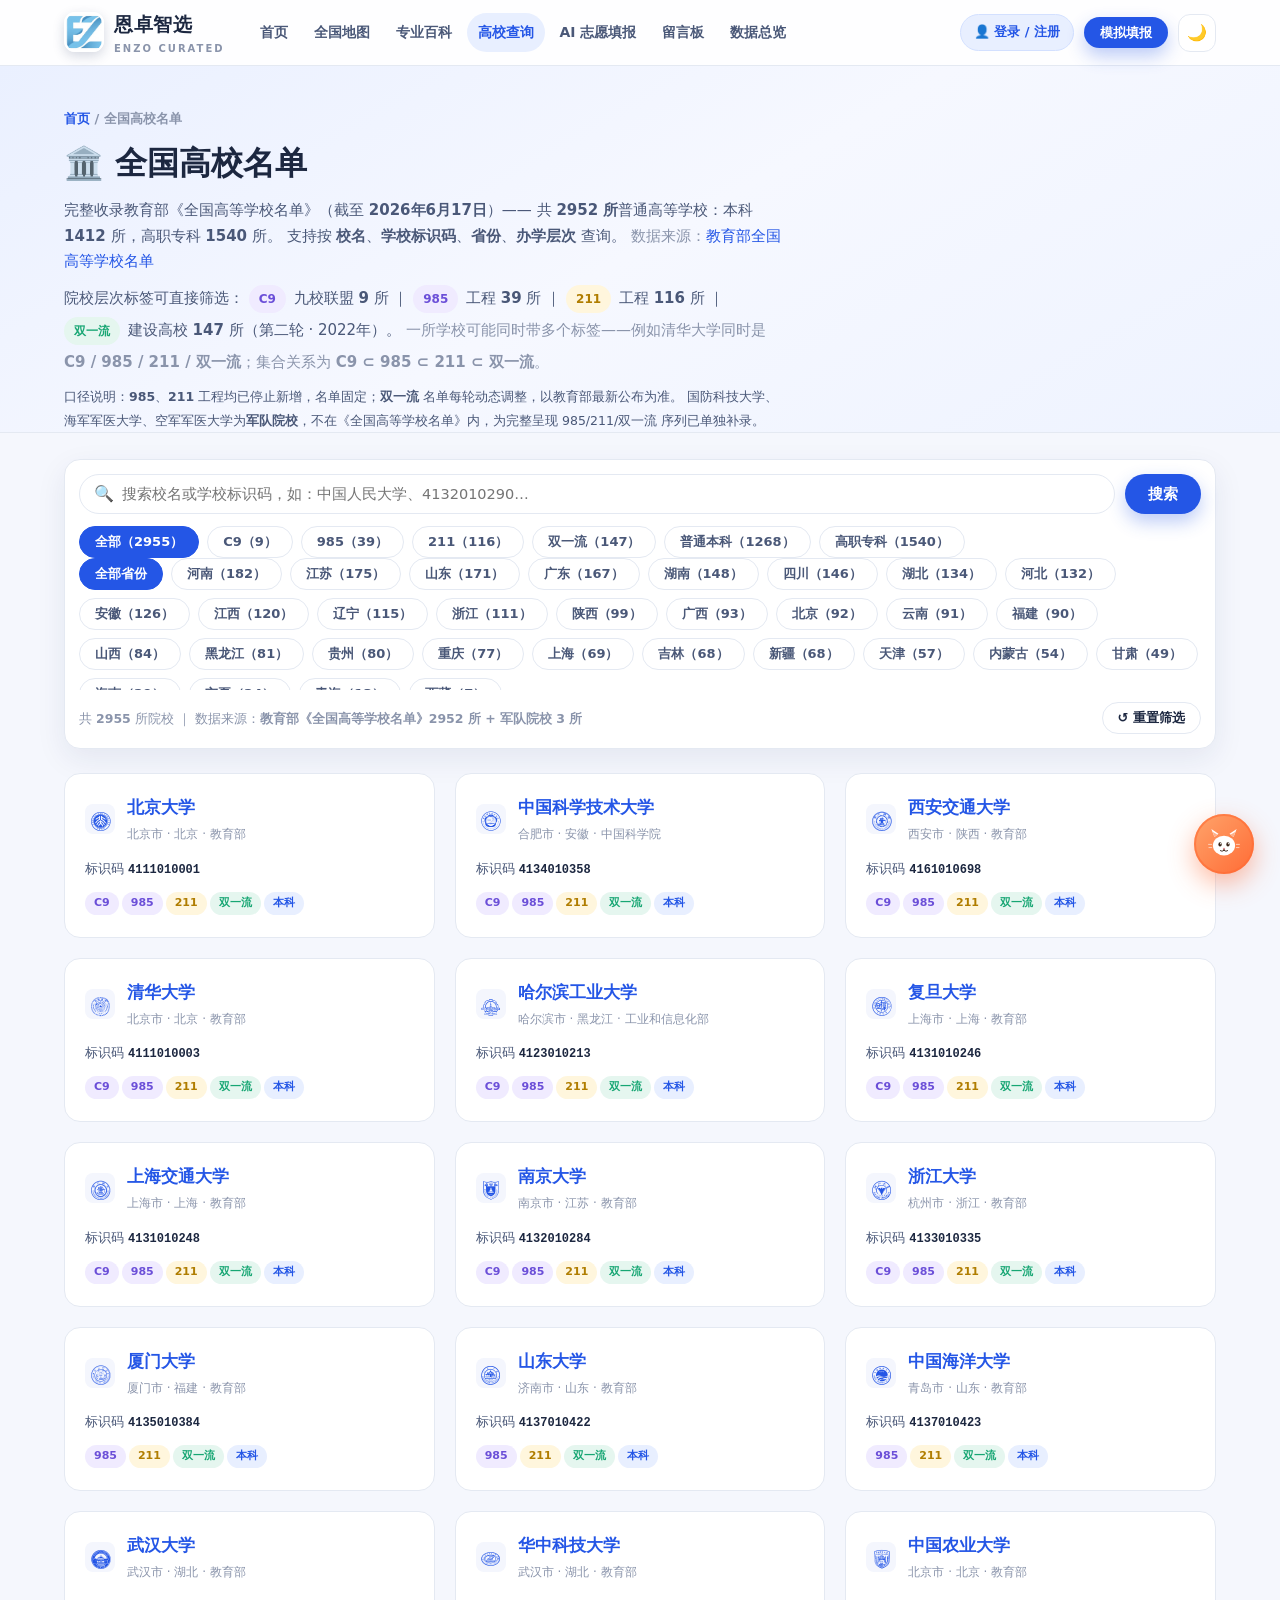
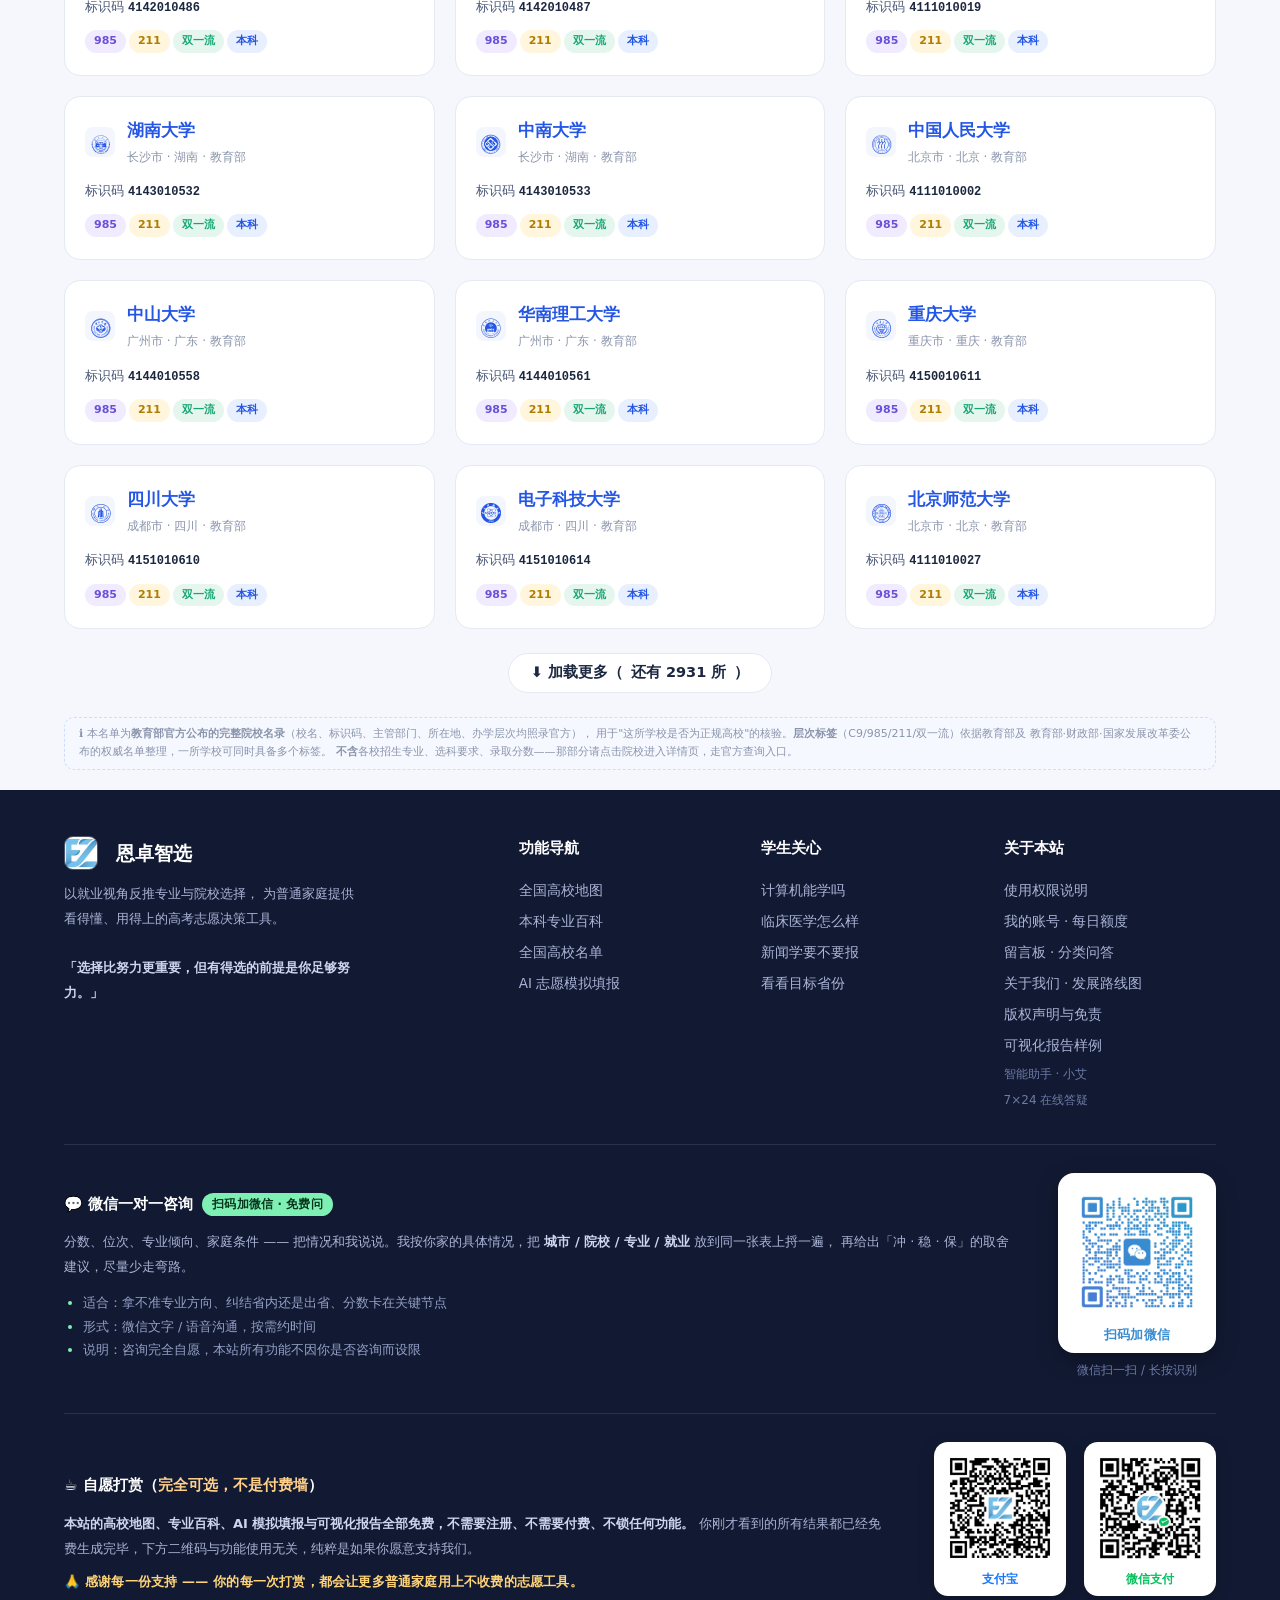
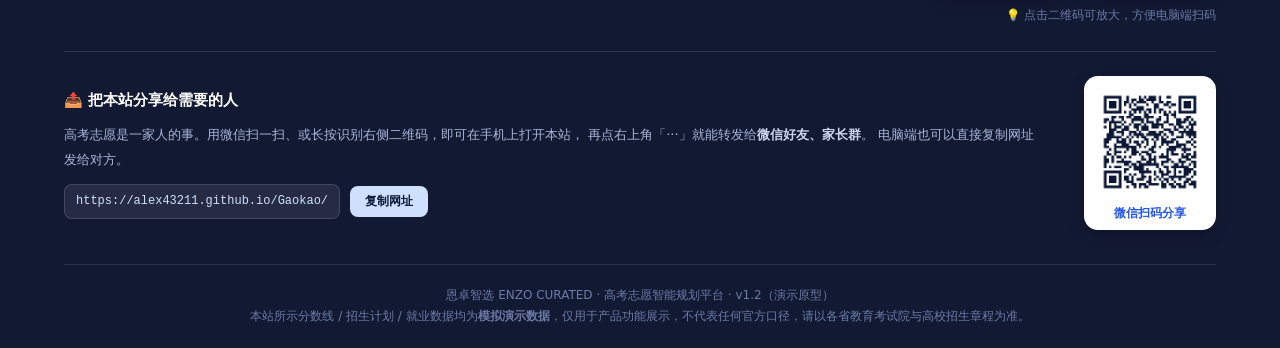
<file: colleges.html>
<!DOCTYPE html>
<html lang="zh-CN">
<head>
<meta charset="UTF-8">
<meta name="viewport" content="width=device-width, initial-scale=1.0">
<title>全国高校名单 · 恩卓智选</title>
<!-- share-meta:begin -->
<meta property="og:type" content="website">
<meta property="og:site_name" content="恩卓智选 · 高考志愿智能规划平台">
<meta property="og:title" content="全国高校名单查询 · 教育部2952所院校 | 恩卓智选">
<meta property="og:description" content="完整收录教育部《全国高等学校名单》2952所院校（本科1412所+专科1540所），支持按校名、学校标识码、省份、办学层次查询。">
<meta property="og:url" content="https://alex43211.github.io/Gaokao/colleges.html">
<meta property="og:image" content="https://alex43211.github.io/Gaokao/assets/share-card.png">
<meta property="og:image:width" content="500">
<meta property="og:image:height" content="400">
<meta property="og:image:alt" content="恩卓智选 · 高考志愿智能规划平台">
<meta name="twitter:card" content="summary_large_image">
<meta name="twitter:title" content="全国高校名单查询 · 教育部2952所院校 | 恩卓智选">
<meta name="twitter:description" content="完整收录教育部《全国高等学校名单》2952所院校，支持按校名、标识码、省份、层次查询。">
<meta name="twitter:image" content="https://alex43211.github.io/Gaokao/assets/share-card.png">
<meta itemprop="image" content="https://alex43211.github.io/Gaokao/assets/share-card.png">
<link rel="canonical" href="https://alex43211.github.io/Gaokao/colleges.html">
<!-- share-meta:end -->
<link rel="icon" type="image/jpeg" href="assets/logo.jpg">
<link rel="stylesheet" href="assets/css/style.css">
<link rel="stylesheet" href="assets/css/app.css">
<link rel="stylesheet" href="assets/css/badge.css">
<script>/* 首帧应用主题，避免深色模式刷新时白屏闪烁 */(function(){try{var t=localStorage.getItem("enzo_theme");if(t==="dark"){var d=document.documentElement;d.setAttribute("data-theme","dark");d.style.colorScheme="dark";}}catch(e){}})();</script>
</head>
<body>
<div id="siteHeader"></div>

<section class="page-hero">
  <div class="container">
    <div class="crumb"><a href="index.html">首页</a> / <span>全国高校名单</span></div>
    <h1>🏛️ 全国高校名单</h1>
    <p>
      完整收录教育部《全国高等学校名单》（截至 <b>2026年6月17日</b>）——
      共 <b>2952 所</b>普通高等学校：本科 <b id="cntBen">1412</b> 所，高职专科 <b id="cntZhuan">1540</b> 所。
      支持按 <b>校名</b>、<b>学校标识码</b>、<b>省份</b>、<b>办学层次</b> 查询。
      <span class="muted">数据来源：<a href="https://hudong.moe.gov.cn/qggxmd/" target="_blank" rel="noopener noreferrer">教育部全国高等学校名单</a></span>
    </p>
    <p class="mt-8" style="line-height:2;">
      院校层次标签可直接筛选：
      <span class="chip purple" style="font-weight:600;">C9</span> 九校联盟 <b>9</b> 所 ｜
      <span class="chip purple" style="font-weight:600;">985</span> 工程 <b>39</b> 所 ｜
      <span class="chip gold" style="font-weight:600;">211</span> 工程 <b>116</b> 所 ｜
      <span class="chip green" style="font-weight:600;">双一流</span> 建设高校 <b>147</b> 所（第二轮 · 2022年）。
      <span class="muted">一所学校可能同时带多个标签——例如清华大学同时是
      <b>C9 / 985 / 211 / 双一流</b>；集合关系为 <b>C9 ⊂ 985 ⊂ 211 ⊂ 双一流</b>。</span>
    </p>
    <p class="muted small mt-8" style="line-height:1.9;">
      口径说明：<b>985</b>、<b>211</b> 工程均已停止新增，名单固定；<b>双一流</b> 名单每轮动态调整，以教育部最新公布为准。
      国防科技大学、海军军医大学、空军军医大学为<b>军队院校</b>，不在《全国高等学校名单》内，为完整呈现 985/211/双一流 序列已单独补录。
    </p>
  </div>
</section>

<section class="container">
  <div class="filter-bar" id="filterBar" style="margin-top:26px;">
    <div class="search-row">
      <div class="search-box" id="searchBox">
        <span class="si">🔍</span>
        <input id="searchInput" type="search" enterkeyhint="search" autocomplete="off"
               placeholder="搜索校名或学校标识码，如：中国人民大学、4132010290…">
        <button type="button" class="search-clear" id="searchClear" title="清空" aria-label="清空">✕</button>
      </div>
      <button class="btn btn-brand" id="searchBtn">搜索</button>
    </div>

    <div class="filter-tags" id="levelTags"></div>
    <div class="filter-tags" id="provTags" style="max-height:132px;overflow-y:auto;"></div>

    <div class="flex between items-center wrap gap-10" style="margin-top:12px;">
      <span class="muted small" id="sumLine">—</span>
      <button class="btn btn-ghost btn-sm" id="resetBtn">↺ 重置筛选</button>
    </div>
  </div>

  <div class="search-collapsed" id="searchCollapsed" style="display:none;">
    <span class="q">🔍 搜索「<b id="scQ"></b>」，共 <b id="scN">0</b> 个结果</span>
    <button type="button" id="scEdit">修改关键词</button>
  </div>

  <div id="colGrid" class="grid g3"></div>

  <div class="flex items-center gap-10 mt-24" id="moreBox" style="display:none; justify-content:center;">
    <button class="btn btn-ghost" id="moreBtn">⬇️ 加载更多（<span class="cnt"></span>）</button>
  </div>

  <div id="emptyBox" class="empty-state" style="display:none">
    <div class="big">🔎</div>
    <p>没有找到匹配的院校，换个关键词或放宽筛选试试？</p>
    <button class="btn btn-ghost mt-16" id="emptyEdit">✏️ 修改关键词</button>
  </div>

  <div class="demo-note mt-24">
    ℹ️ 本名单为<b>教育部官方公布的完整院校名录</b>（校名、标识码、主管部门、所在地、办学层次均照录官方），
    用于"这所学校是否为正规高校"的核验。<b>层次标签</b>（C9/985/211/双一流）依据教育部及
    教育部·财政部·国家发展改革委公布的权威名单整理，一所学校可同时具备多个标签。
    <b>不含</b>各校招生专业、选科要求、录取分数——那部分请点击院校进入详情页，走官方查询入口。
  </div>
</section>

<div id="siteFooter"></div>

<script src="assets/js/data-provinces.js"></script>
<script src="assets/js/data-colleges.js"></script>
<script src="assets/js/data-colleges-all.js"></script>
<script src="assets/js/data-badges.js"></script>
<script src="assets/js/data-majors.js"></script>
<script src="assets/js/data-majors-catalog.js"></script>
<script src="assets/js/data-majors-merge.js"></script>
<script src="assets/vendor/echarts.min.js"></script>
<script src="assets/json/china.js"></script>
<script src="assets/js/kb.js"></script>
<script src="assets/js/auth.js"></script>
<script src="assets/js/theme.js"></script>
<script src="assets/js/assistant.js"></script>
<script>
buildShell("college");

(function () {
  const ALL = window.COLLEGES_ALL || [];
  const PAGE_STEP = 24;

  const input    = document.getElementById("searchInput");
  const searchBox= document.getElementById("searchBox");
  const clearBtn = document.getElementById("searchClear");
  const bar      = document.getElementById("filterBar");
  const collapsed= document.getElementById("searchCollapsed");
  const scQ      = document.getElementById("scQ");
  const scN      = document.getElementById("scN");
  const grid     = document.getElementById("colGrid");
  const moreBox  = document.getElementById("moreBox");
  const moreBtn  = document.getElementById("moreBtn");
  const emptyBox = document.getElementById("emptyBox");
  const sumLine  = document.getElementById("sumLine");
  const levelTags= document.getElementById("levelTags");
  const provTags = document.getElementById("provTags");

  const state = { q: "", level: "全部", prov: "全部", limit: PAGE_STEP };
  let __lastCount = 0;

  /* ---------- 顶部计数 ---------- */
  const moeAll  = ALL.filter(c => c.src !== "army");
  const ben     = moeAll.filter(c => c.level === "本科").length;
  const zhuan   = moeAll.length - ben;
  document.getElementById("cntBen").textContent = ben;
  document.getElementById("cntZhuan").textContent = zhuan;
  const elTotal = document.getElementById("heroCollegeTotal");
  if (elTotal) elTotal.textContent = moeAll.length;

  /* ---------- 层次标签（多标签：同一校可同时出现在多个标签下） ---------- */
  const cntTag = t => ALL.filter(c => (c.tags || []).includes(t)).length;
  const LEVELS = [
    { k: "全部",   t: "全部（" + ALL.length + "）" },
    { k: "C9",     t: "C9（" + cntTag("C9") + "）" },
    { k: "985",    t: "985（" + cntTag("985") + "）" },
    { k: "211",    t: "211（" + cntTag("211") + "）" },
    { k: "双一流", t: "双一流（" + cntTag("双一流") + "）" },
    { k: "普通本", t: "普通本科（" + ALL.filter(c => c.cat === "普通本").length + "）" },
    { k: "专科",   t: "高职专科（" + ALL.filter(c => c.cat === "专科").length + "）" },
  ];
  levelTags.innerHTML = LEVELS.map(l =>
    `<button type="button" class="ft${l.k === "全部" ? " on" : ""}" data-level="${esc(l.k)}">${esc(l.t)}</button>`
  ).join("");
  levelTags.querySelectorAll(".ft").forEach(b => b.addEventListener("click", () => {
    state.level = b.dataset.level;
    levelTags.querySelectorAll(".ft").forEach(x => x.classList.toggle("on", x === b));
    state.limit = PAGE_STEP;
    render();
  }));

  /* ---------- 省份标签（按院校数降序，仅统计教育部名单） ---------- */
  const byProv = window.COLLEGE_BY_PROV || {};
  const provList = Object.keys(byProv)
    .filter(p => p && byProv[p].some(c => c.src !== "army"))
    .sort((a, b) => byProv[b].length - byProv[a].length);
  const cntProv = p => (byProv[p] || []).filter(c => c.src !== "army").length;
  provTags.innerHTML =
    `<button type="button" class="ft on" data-prov="全部">全部省份</button>` +
    provList.map(p => `<button type="button" class="ft" data-prov="${esc(p)}">${esc(p)}（${cntProv(p)}）</button>`).join("");
  provTags.querySelectorAll(".ft").forEach(b => b.addEventListener("click", () => {
    state.prov = b.dataset.prov;
    provTags.querySelectorAll(".ft").forEach(x => x.classList.toggle("on", x === b));
    state.limit = PAGE_STEP;
    render();
  }));

  /* ---------- 筛选 ---------- */
  function filtered() {
    const q = state.q.trim().toLowerCase();
    const TIER_TAGS = ["C9", "985", "211", "双一流"];
    return ALL.filter(c => {
      if (TIER_TAGS.includes(state.level)) {
        if (!(c.tags || []).includes(state.level)) return false;
      } else if (state.level !== "全部") {
        if (c.cat !== state.level) return false;
      }
      if (state.prov !== "全部" && c.prov !== state.prov) return false;
      if (q) {
        const hay = (c.name + " " + c.code + " " + c.city + " " + c.dept).toLowerCase();
        if (!hay.includes(q)) return false;
      }
      return true;
    });
  }

  /* ---------- 卡片 ---------- */
  const TAG_CLS = { "C9": "purple", "985": "purple", "211": "gold", "双一流": "green" };

  /* 小校徽：命中字体图标库则显示，否则显示校名首字 */
  const BADGES = window.COLLEGE_BADGES || {};
  function miniBadge(name) {
    let uni = BADGES[name];
    if (!uni) {
      const n = name.replace(/（/g, "(").replace(/）/g, ")").replace(/\s/g, "");
      for (const k in BADGES) {
        if (k.replace(/（/g, "(").replace(/）/g, ")").replace(/\s/g, "") === n) { uni = BADGES[k]; break; }
      }
    }
    if (uni) return `<span class="badge-mini"><i class="fc-badge" aria-hidden="true">&#x${uni};</i></span>`;
    return `<span class="badge-mini" style="background:linear-gradient(135deg,#1d2b64,#2456e6);color:#fff;font-size:13px;font-weight:700;">${esc((name || "校").trim().charAt(0))}</span>`;
  }

  function card(c) {
    const tags = c.tags || [];
    const chips = tags.map(t =>
      `<span class="chip ${TAG_CLS[t] || "gray"}" style="font-size:11px;padding:2px 9px;font-weight:600;">${esc(t)}</span>`
    ).join("");
    const flag = c.remark ? `<span class="chip" style="font-size:11px;padding:2px 8px;">${esc(c.remark)}</span>` : "";
    const lv = c.level ? `<span class="chip" style="font-size:11px;padding:2px 9px;">${esc(c.level)}</span>` : "";
    return `
      <a class="major-card" href="college.html?name=${encodeURIComponent(c.name)}" style="text-decoration:none;">
        <div class="top" style="align-items:center;gap:12px;">
          ${miniBadge(c.name)}
          <div style="flex:1;min-width:0;">
            <h3>${esc(c.name)}</h3>
            <div class="cat">${esc(c.city)}${c.prov ? " · " + esc(c.prov) : ""} · ${esc(c.dept)}</div>
          </div>
        </div>
        <div class="major-meta">
          <span>${c.code ? "标识码 <b style=\"font-family:ui-monospace,Menlo,Consolas,monospace;font-size:12px;\">" + esc(c.code) + "</b>" : "军队院校"}</span>
        </div>
        <div class="flex wrap gap-6" style="margin-top:10px;">
          ${chips}${lv}${flag}
        </div>
      </a>`;
  }

  /* ---------- 渲染 ---------- */
  function render() {
    const list = filtered();
    const show = list.slice(0, state.limit);
    __lastCount = list.length;

    grid.innerHTML = show.map(card).join("");
    sumLine.innerHTML = `共 <b>${list.length}</b> 所院校` +
      (state.level !== "全部" ? ` ｜ 层次：<b>${esc(state.level)}</b>` : "") +
      (state.prov !== "全部" ? ` ｜ 省份：<b>${esc(state.prov)}</b>` : "") +
      (state.q ? ` ｜ 关键词：<b>${esc(state.q)}</b>` : "") +
      ` ｜ 数据来源：<b>${state.level === "全部" && state.prov === "全部" && !state.q ? "教育部《全国高等学校名单》2952 所 + 军队院校 3 所" : "教育部名单"}</b>`;

    const more = list.length - show.length;
    moreBox.style.display = more > 0 ? "" : "none";
    if (more > 0) moreBtn.querySelector(".cnt").textContent = "还有 " + more + " 所";
    emptyBox.style.display = list.length ? "none" : "";
  }

  /* ---------- 搜索：受控 + 收起 ---------- */
  function collapseSearch(q, n) {
    scQ.textContent = q; scN.textContent = n;
    collapsed.style.display = ""; bar.style.display = "none";
    if (document.activeElement && document.activeElement.blur) document.activeElement.blur();
  }
  function expandSearch() {
    collapsed.style.display = "none"; bar.style.display = "";
    const y = bar.getBoundingClientRect().top + window.pageYOffset - 76;
    window.scrollTo({ top: y < 0 ? 0 : y, behavior: "smooth" });
    setTimeout(() => input.focus(), 220);
  }
  function doSearch() {
    const q = input.value.trim();
    state.q = q; state.limit = PAGE_STEP; render();
    if (q) collapseSearch(q, __lastCount); else expandSearch();
  }

  document.getElementById("searchBtn").addEventListener("click", doSearch);
  input.addEventListener("keydown", e => { if (e.key === "Enter") { e.preventDefault(); doSearch(); } });
  input.addEventListener("input", () => searchBox.classList.toggle("has-val", !!input.value));
  clearBtn.addEventListener("click", () => {
    input.value = ""; searchBox.classList.remove("has-val"); input.focus();
  });
  document.getElementById("scEdit").addEventListener("click", expandSearch);
  document.getElementById("emptyEdit").addEventListener("click", expandSearch);
  moreBtn.addEventListener("click", () => { state.limit += PAGE_STEP; render(); });

  document.getElementById("resetBtn").addEventListener("click", () => {
    state.q = ""; state.level = "全部"; state.prov = "全部"; state.limit = PAGE_STEP;
    input.value = ""; searchBox.classList.remove("has-val");
    levelTags.querySelectorAll(".ft").forEach(x => x.classList.toggle("on", x.dataset.level === "全部"));
    provTags.querySelectorAll(".ft").forEach(x => x.classList.toggle("on", x.dataset.prov === "全部"));
    collapsed.style.display = "none"; bar.style.display = "";
    render();
    window.scrollTo({ top: 0, behavior: "smooth" });
  });

  /* 支持从首页带 ?q= 跳进来 */
  const initQ = decodeURIComponent(window.qs("q") || "");
  if (initQ) {
    input.value = initQ; searchBox.classList.add("has-val");
    state.q = initQ;
  }
  render();
  if (initQ) collapseSearch(initQ, __lastCount);

  /* 搜索框只在首屏吸附，避免手机端全程遮挡 */
  if ("IntersectionObserver" in window) {
    const sentinel = document.createElement("div");
    sentinel.style.cssText = "height:1px;margin-top:-1px;";
    bar.parentNode.insertBefore(sentinel, bar);
    new IntersectionObserver(([e]) => bar.classList.toggle("stuck", e.intersectionRatio > 0), { threshold: [0] })
      .observe(sentinel);
  }
})();
</script>
</body>
</html>
</file>
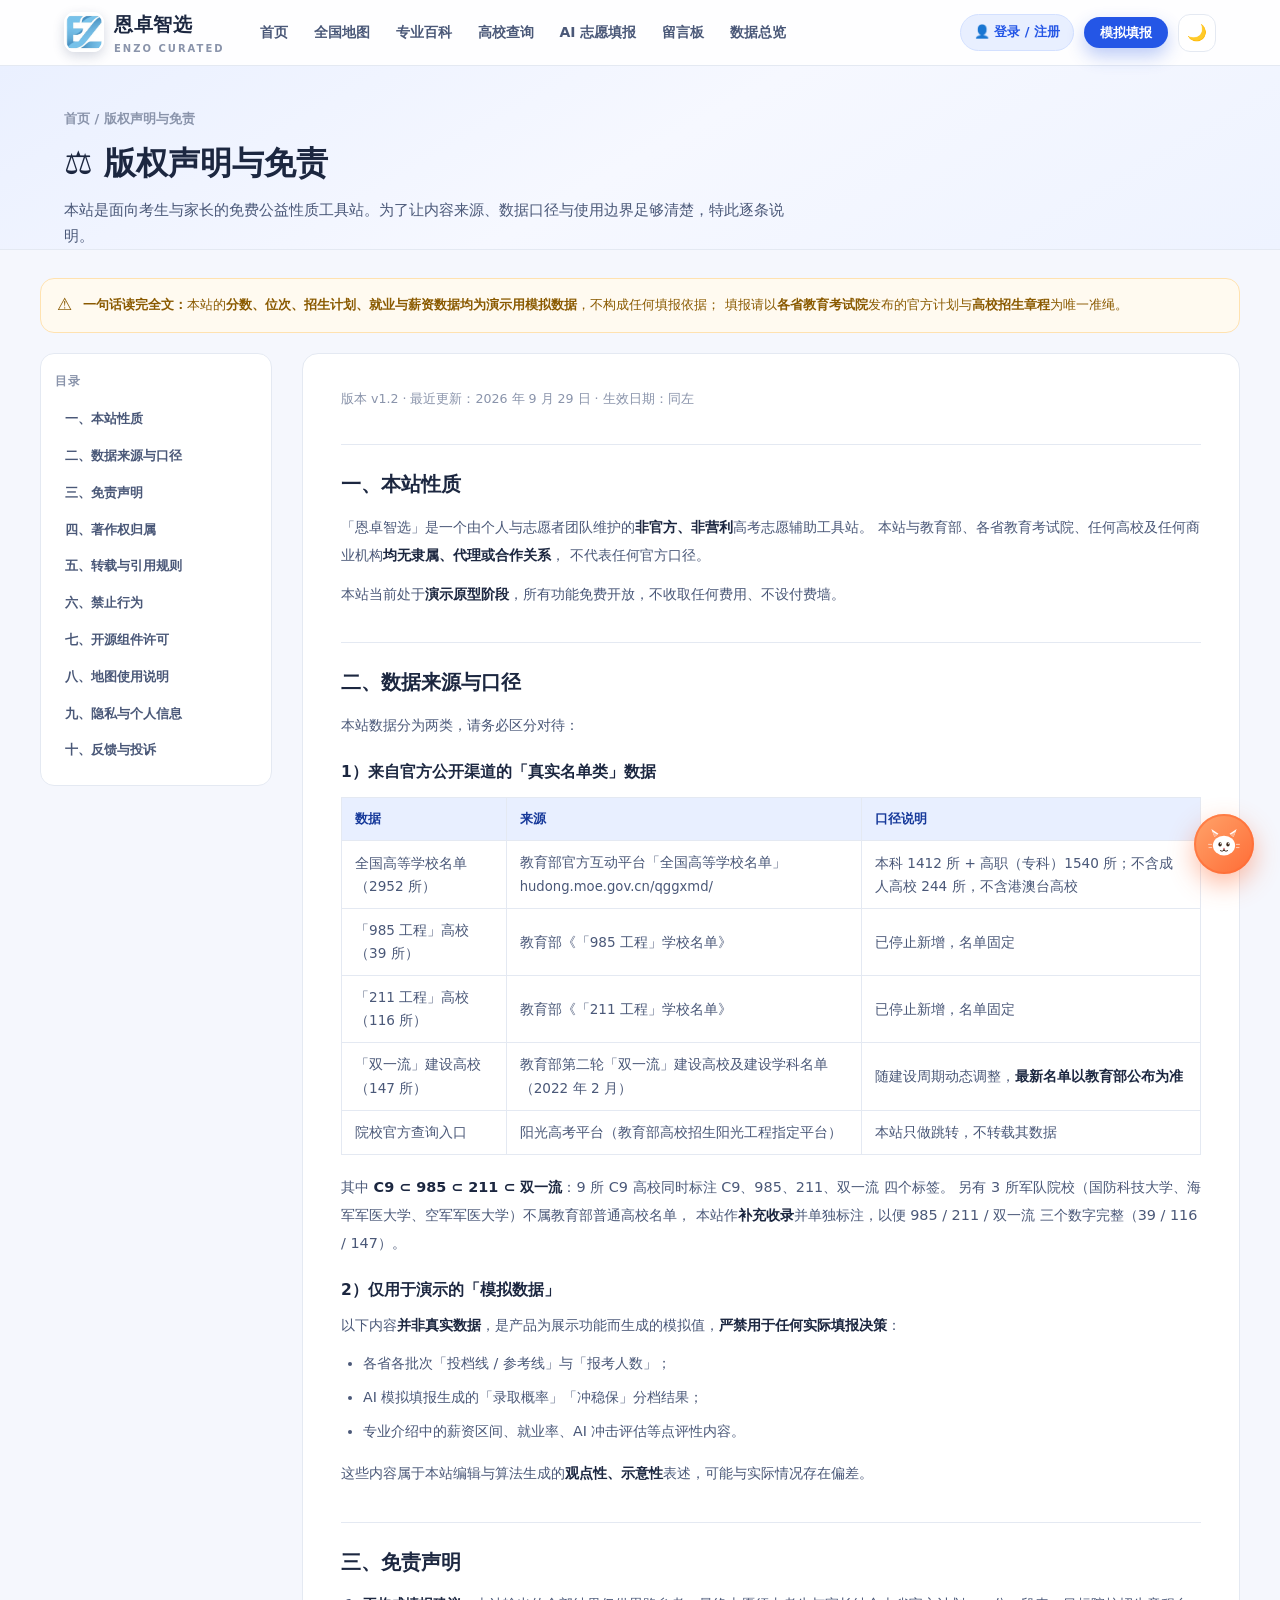
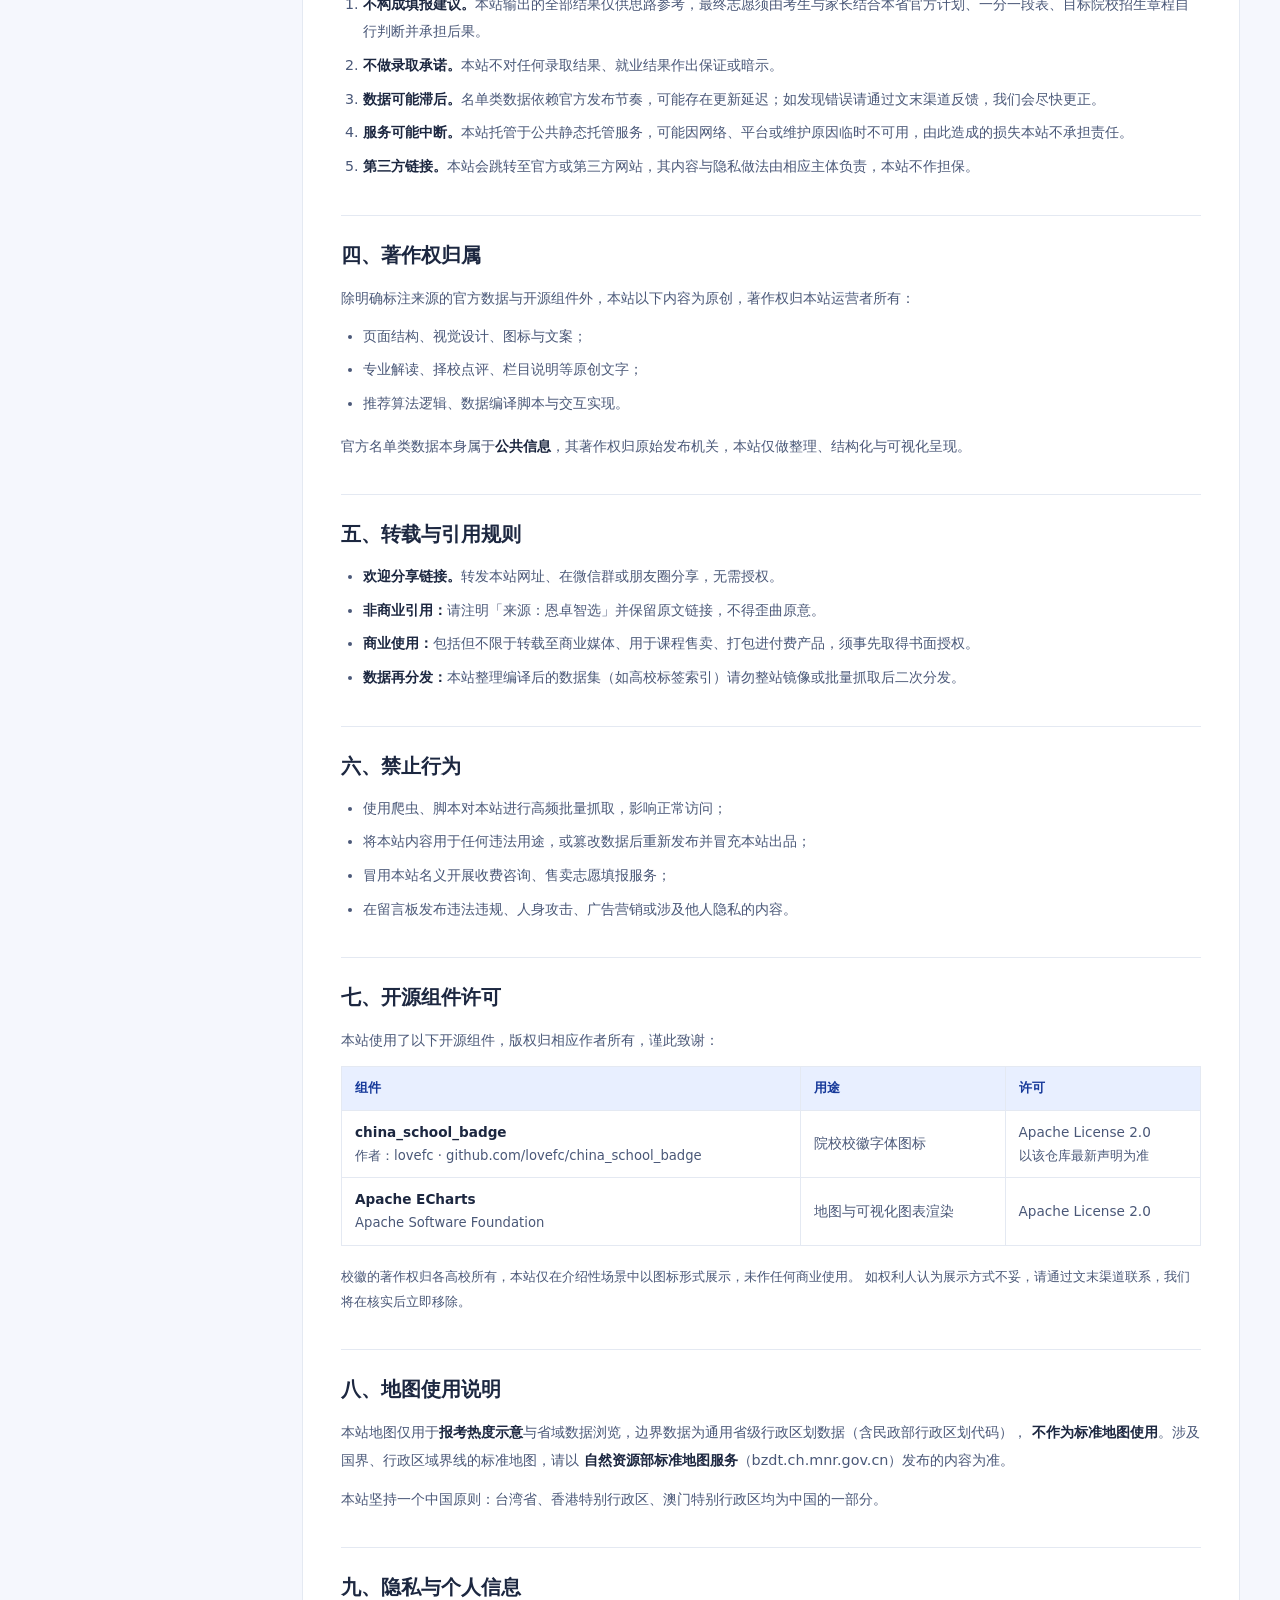
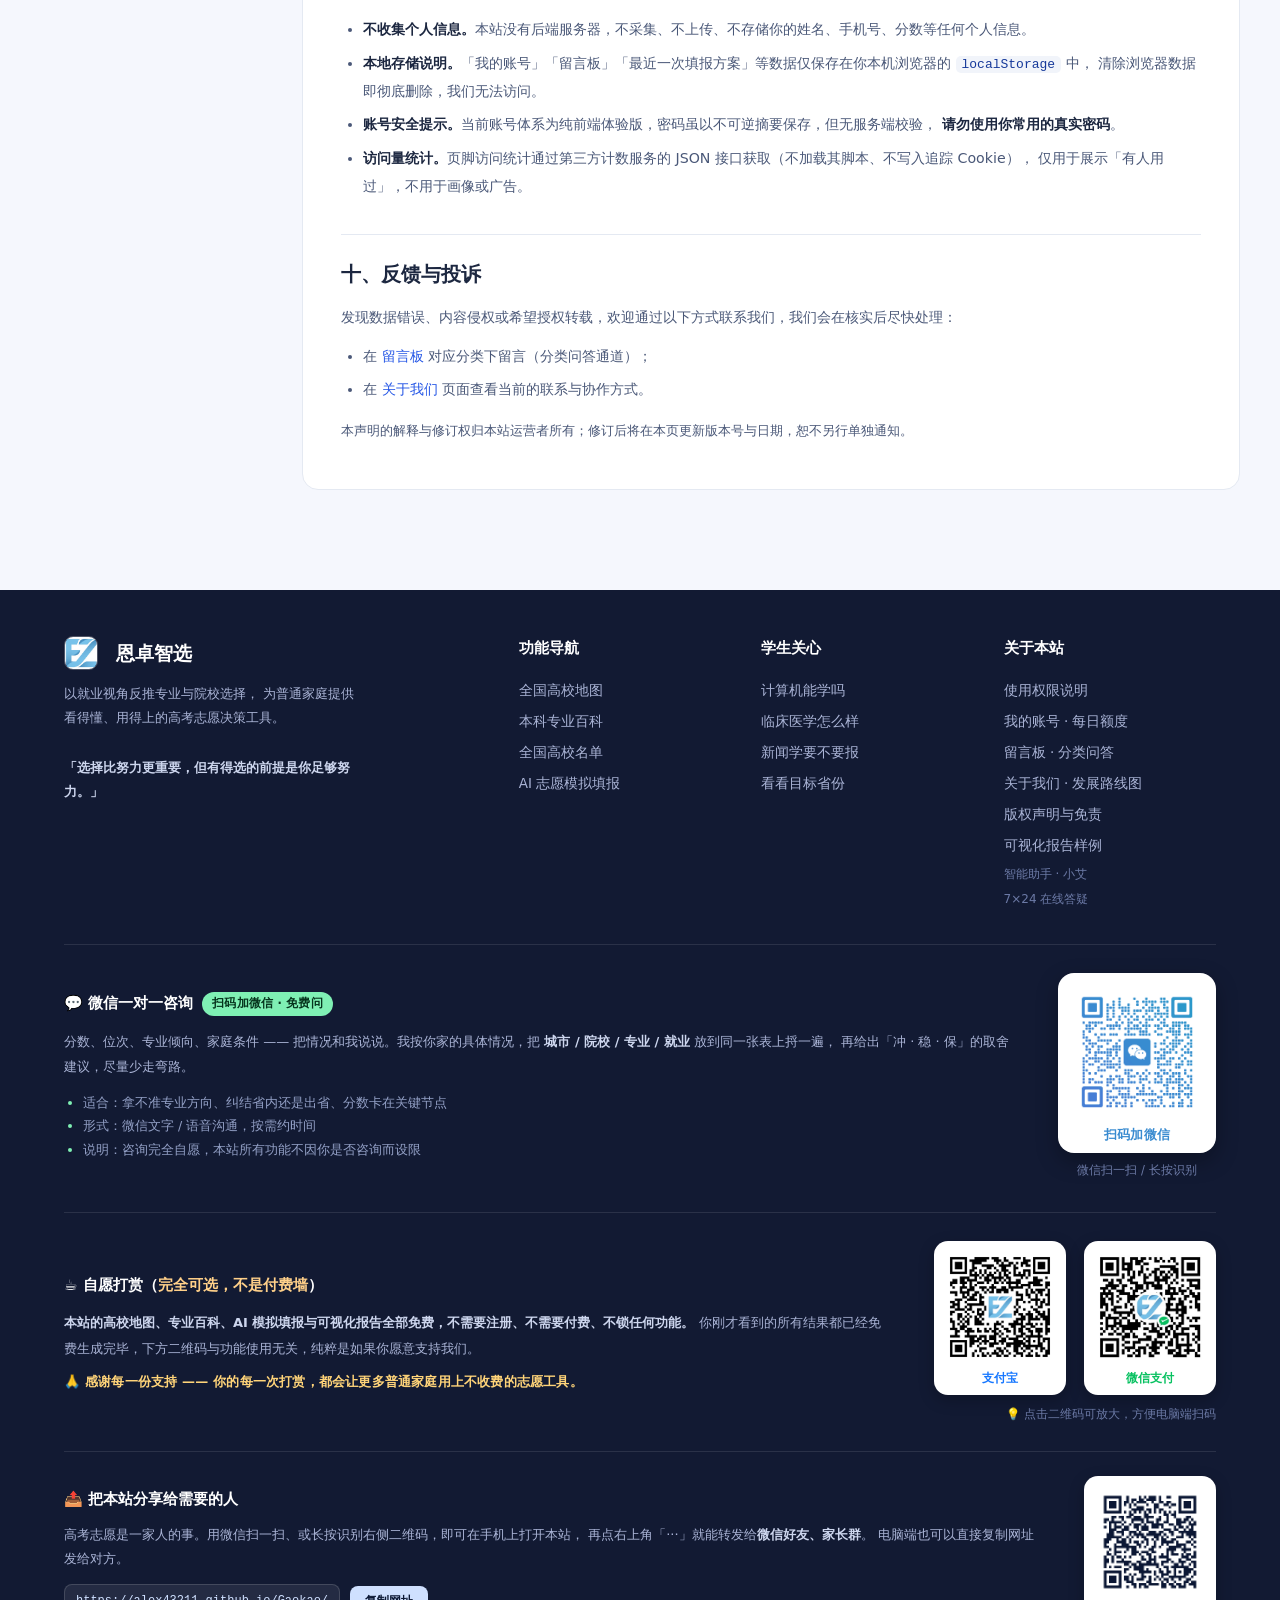
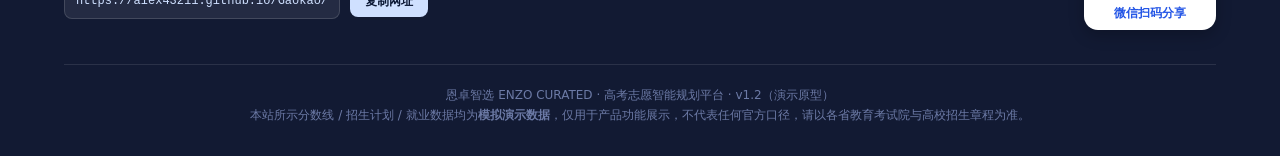
<file: legal.html>
<!DOCTYPE html>
<html lang="zh-CN">
<head>
<meta charset="UTF-8">
<meta name="viewport" content="width=device-width, initial-scale=1.0">
<title>版权声明与免责 · 恩卓智选</title>
<!-- share-meta:begin -->
<meta property="og:type" content="website">
<meta property="og:site_name" content="恩卓智选 · 高考志愿智能规划平台">
<meta property="og:title" content="版权声明与免责 · 恩卓智选">
<meta property="og:description" content="本站内容来源、数据口径、免责声明、著作权与转载规则、开源组件许可与隐私说明。">
<meta property="og:url" content="https://alex43211.github.io/Gaokao/legal.html">
<meta property="og:image" content="https://alex43211.github.io/Gaokao/assets/share-card.png">
<meta property="og:image:width" content="500">
<meta property="og:image:height" content="400">
<meta property="og:image:alt" content="恩卓智选 · 高考志愿智能规划平台">
<meta name="twitter:card" content="summary_large_image">
<meta name="twitter:title" content="版权声明与免责 · 恩卓智选">
<meta name="twitter:description" content="本站内容来源、数据口径、免责声明、著作权与转载规则。">
<meta name="twitter:image" content="https://alex43211.github.io/Gaokao/assets/share-card.png">
<meta itemprop="image" content="https://alex43211.github.io/Gaokao/assets/share-card.png">
<link rel="canonical" href="https://alex43211.github.io/Gaokao/legal.html">
<!-- share-meta:end -->
<link rel="icon" type="image/jpeg" href="assets/logo.jpg">
<link rel="stylesheet" href="assets/css/style.css">
<link rel="stylesheet" href="assets/css/app.css">
<script>/* 首帧应用主题，避免深色模式刷新时白屏闪烁 */(function(){try{var t=localStorage.getItem("enzo_theme");if(t==="dark"){var d=document.documentElement;d.setAttribute("data-theme","dark");d.style.colorScheme="dark";}}catch(e){}})();</script>
</head>
<body>
<div id="siteHeader"></div>

<section class="page-hero">
  <div class="container">
    <div class="crumb">首页 / 版权声明与免责</div>
    <h1>⚖️ 版权声明与免责</h1>
    <p>本站是面向考生与家长的免费公益性质工具站。为了让内容来源、数据口径与使用边界足够清楚，特此逐条说明。</p>
  </div>
</section>

<section class="container" style="padding:28px 0 80px;">
  <div class="notice warn mb-20">
    <span class="nt-ico">⚠️</span>
    <div><b>一句话读完全文：</b>本站的<b>分数、位次、招生计划、就业与薪资数据均为演示用模拟数据</b>，不构成任何填报依据；
      填报请以<b>各省教育考试院</b>发布的官方计划与<b>高校招生章程</b>为唯一准绳。</div>
  </div>

  <div class="doc-layout">
    <nav class="doc-toc">
      <h4>目录</h4>
      <a href="#s1">一、本站性质</a>
      <a href="#s2">二、数据来源与口径</a>
      <a href="#s3">三、免责声明</a>
      <a href="#s4">四、著作权归属</a>
      <a href="#s5">五、转载与引用规则</a>
      <a href="#s6">六、禁止行为</a>
      <a href="#s7">七、开源组件许可</a>
      <a href="#s8">八、地图使用说明</a>
      <a href="#s9">九、隐私与个人信息</a>
      <a href="#s10">十、反馈与投诉</a>
    </nav>

    <article class="doc">
      <div class="doc-meta">版本 v1.2 · 最近更新：2026 年 9 月 29 日 · 生效日期：同左</div>

      <h2 id="s1">一、本站性质</h2>
      <p>「恩卓智选」是一个由个人与志愿者团队维护的<b>非官方、非营利</b>高考志愿辅助工具站。
        本站与教育部、各省教育考试院、任何高校及任何商业机构<b>均无隶属、代理或合作关系</b>，
        不代表任何官方口径。</p>
      <p>本站当前处于<b>演示原型阶段</b>，所有功能免费开放，不收取任何费用、不设付费墙。</p>

      <h2 id="s2">二、数据来源与口径</h2>
      <p>本站数据分为两类，请务必区分对待：</p>
      <h3>1）来自官方公开渠道的「真实名单类」数据</h3>
      <table>
        <thead><tr><th>数据</th><th>来源</th><th>口径说明</th></tr></thead>
        <tbody>
          <tr>
            <td>全国高等学校名单（2952 所）</td>
            <td>教育部官方互动平台「全国高等学校名单」<br><span class="lic">hudong.moe.gov.cn/qggxmd/</span></td>
            <td>本科 1412 所 + 高职（专科）1540 所；不含成人高校 244 所，不含港澳台高校</td>
          </tr>
          <tr>
            <td>「985 工程」高校（39 所）</td>
            <td>教育部《「985 工程」学校名单》</td>
            <td>已停止新增，名单固定</td>
          </tr>
          <tr>
            <td>「211 工程」高校（116 所）</td>
            <td>教育部《「211 工程」学校名单》</td>
            <td>已停止新增，名单固定</td>
          </tr>
          <tr>
            <td>「双一流」建设高校（147 所）</td>
            <td>教育部第二轮「双一流」建设高校及建设学科名单（2022 年 2 月）</td>
            <td>随建设周期动态调整，<b>最新名单以教育部公布为准</b></td>
          </tr>
          <tr>
            <td>院校官方查询入口</td>
            <td>阳光高考平台（教育部高校招生阳光工程指定平台）</td>
            <td>本站只做跳转，不转载其数据</td>
          </tr>
        </tbody>
      </table>
      <p>其中 <b>C9 ⊂ 985 ⊂ 211 ⊂ 双一流</b>：9 所 C9 高校同时标注 C9、985、211、双一流 四个标签。
        另有 3 所军队院校（国防科技大学、海军军医大学、空军军医大学）不属教育部普通高校名单，
        本站作<b>补充收录</b>并单独标注，以便 985 / 211 / 双一流 三个数字完整（39 / 116 / 147）。</p>

      <h3>2）仅用于演示的「模拟数据」</h3>
      <p>以下内容<b>并非真实数据</b>，是产品为展示功能而生成的模拟值，<b>严禁用于任何实际填报决策</b>：</p>
      <ul>
        <li>各省各批次「投档线 / 参考线」与「报考人数」；</li>
        <li>AI 模拟填报生成的「录取概率」「冲稳保」分档结果；</li>
        <li>专业介绍中的薪资区间、就业率、AI 冲击评估等点评性内容。</li>
      </ul>
      <p>这些内容属于本站编辑与算法生成的<b>观点性、示意性</b>表述，可能与实际情况存在偏差。</p>

      <h2 id="s3">三、免责声明</h2>
      <ol>
        <li><b>不构成填报建议。</b>本站输出的全部结果仅供思路参考，最终志愿须由考生与家长结合本省官方计划、一分一段表、目标院校招生章程自行判断并承担后果。</li>
        <li><b>不做录取承诺。</b>本站不对任何录取结果、就业结果作出保证或暗示。</li>
        <li><b>数据可能滞后。</b>名单类数据依赖官方发布节奏，可能存在更新延迟；如发现错误请通过文末渠道反馈，我们会尽快更正。</li>
        <li><b>服务可能中断。</b>本站托管于公共静态托管服务，可能因网络、平台或维护原因临时不可用，由此造成的损失本站不承担责任。</li>
        <li><b>第三方链接。</b>本站会跳转至官方或第三方网站，其内容与隐私做法由相应主体负责，本站不作担保。</li>
      </ol>

      <h2 id="s4">四、著作权归属</h2>
      <p>除明确标注来源的官方数据与开源组件外，本站以下内容为原创，著作权归本站运营者所有：</p>
      <ul>
        <li>页面结构、视觉设计、图标与文案；</li>
        <li>专业解读、择校点评、栏目说明等原创文字；</li>
        <li>推荐算法逻辑、数据编译脚本与交互实现。</li>
      </ul>
      <p>官方名单类数据本身属于<b>公共信息</b>，其著作权归原始发布机关，本站仅做整理、结构化与可视化呈现。</p>

      <h2 id="s5">五、转载与引用规则</h2>
      <ul>
        <li><b>欢迎分享链接。</b>转发本站网址、在微信群或朋友圈分享，无需授权。</li>
        <li><b>非商业引用：</b>请注明「来源：恩卓智选」并保留原文链接，不得歪曲原意。</li>
        <li><b>商业使用：</b>包括但不限于转载至商业媒体、用于课程售卖、打包进付费产品，须事先取得书面授权。</li>
        <li><b>数据再分发：</b>本站整理编译后的数据集（如高校标签索引）请勿整站镜像或批量抓取后二次分发。</li>
      </ul>

      <h2 id="s6">六、禁止行为</h2>
      <ul>
        <li>使用爬虫、脚本对本站进行高频批量抓取，影响正常访问；</li>
        <li>将本站内容用于任何违法用途，或篡改数据后重新发布并冒充本站出品；</li>
        <li>冒用本站名义开展收费咨询、售卖志愿填报服务；</li>
        <li>在留言板发布违法违规、人身攻击、广告营销或涉及他人隐私的内容。</li>
      </ul>

      <h2 id="s7">七、开源组件许可</h2>
      <p>本站使用了以下开源组件，版权归相应作者所有，谨此致谢：</p>
      <table>
        <thead><tr><th>组件</th><th>用途</th><th>许可</th></tr></thead>
        <tbody>
          <tr>
            <td><b>china_school_badge</b><br><span class="lic">作者：lovefc · github.com/lovefc/china_school_badge</span></td>
            <td>院校校徽字体图标</td>
            <td>Apache License 2.0<br><span class="lic">以该仓库最新声明为准</span></td>
          </tr>
          <tr>
            <td><b>Apache ECharts</b><br><span class="lic">Apache Software Foundation</span></td>
            <td>地图与可视化图表渲染</td>
            <td>Apache License 2.0</td>
          </tr>
        </tbody>
      </table>
      <p class="lic">校徽的著作权归各高校所有，本站仅在介绍性场景中以图标形式展示，未作任何商业使用。
        如权利人认为展示方式不妥，请通过文末渠道联系，我们将在核实后立即移除。</p>

      <h2 id="s8">八、地图使用说明</h2>
      <p>本站地图仅用于<b>报考热度示意</b>与省域数据浏览，边界数据为通用省级行政区划数据（含民政部行政区划代码），
        <b>不作为标准地图使用</b>。涉及国界、行政区域界线的标准地图，请以
        <b>自然资源部标准地图服务</b>（bzdt.ch.mnr.gov.cn）发布的内容为准。</p>
      <p>本站坚持一个中国原则：台湾省、香港特别行政区、澳门特别行政区均为中国的一部分。</p>

      <h2 id="s9">九、隐私与个人信息</h2>
      <ul>
        <li><b>不收集个人信息。</b>本站没有后端服务器，不采集、不上传、不存储你的姓名、手机号、分数等任何个人信息。</li>
        <li><b>本地存储说明。</b>「我的账号」「留言板」「最近一次填报方案」等数据仅保存在你本机浏览器的 <code>localStorage</code> 中，
          清除浏览器数据即彻底删除，我们无法访问。</li>
        <li><b>账号安全提示。</b>当前账号体系为纯前端体验版，密码虽以不可逆摘要保存，但无服务端校验，
          <b>请勿使用你常用的真实密码</b>。</li>
        <li><b>访问量统计。</b>页脚访问统计通过第三方计数服务的 JSON 接口获取（不加载其脚本、不写入追踪 Cookie），
          仅用于展示「有人用过」，不用于画像或广告。</li>
      </ul>

      <h2 id="s10">十、反馈与投诉</h2>
      <p>发现数据错误、内容侵权或希望授权转载，欢迎通过以下方式联系我们，我们会在核实后尽快处理：</p>
      <ul>
        <li>在 <a href="board.html">留言板</a> 对应分类下留言（分类问答通道）；</li>
        <li>在 <a href="about.html">关于我们</a> 页面查看当前的联系与协作方式。</li>
      </ul>
      <p class="lic">本声明的解释与修订权归本站运营者所有；修订后将在本页更新版本号与日期，恕不另行单独通知。</p>
    </article>
  </div>
</section>

<div id="siteFooter"></div>

<script src="assets/js/auth.js"></script>
<script src="assets/js/theme.js"></script>
<script src="assets/js/assistant.js"></script>
<script>buildShell("legal");</script>
</body>
</html>
</file>
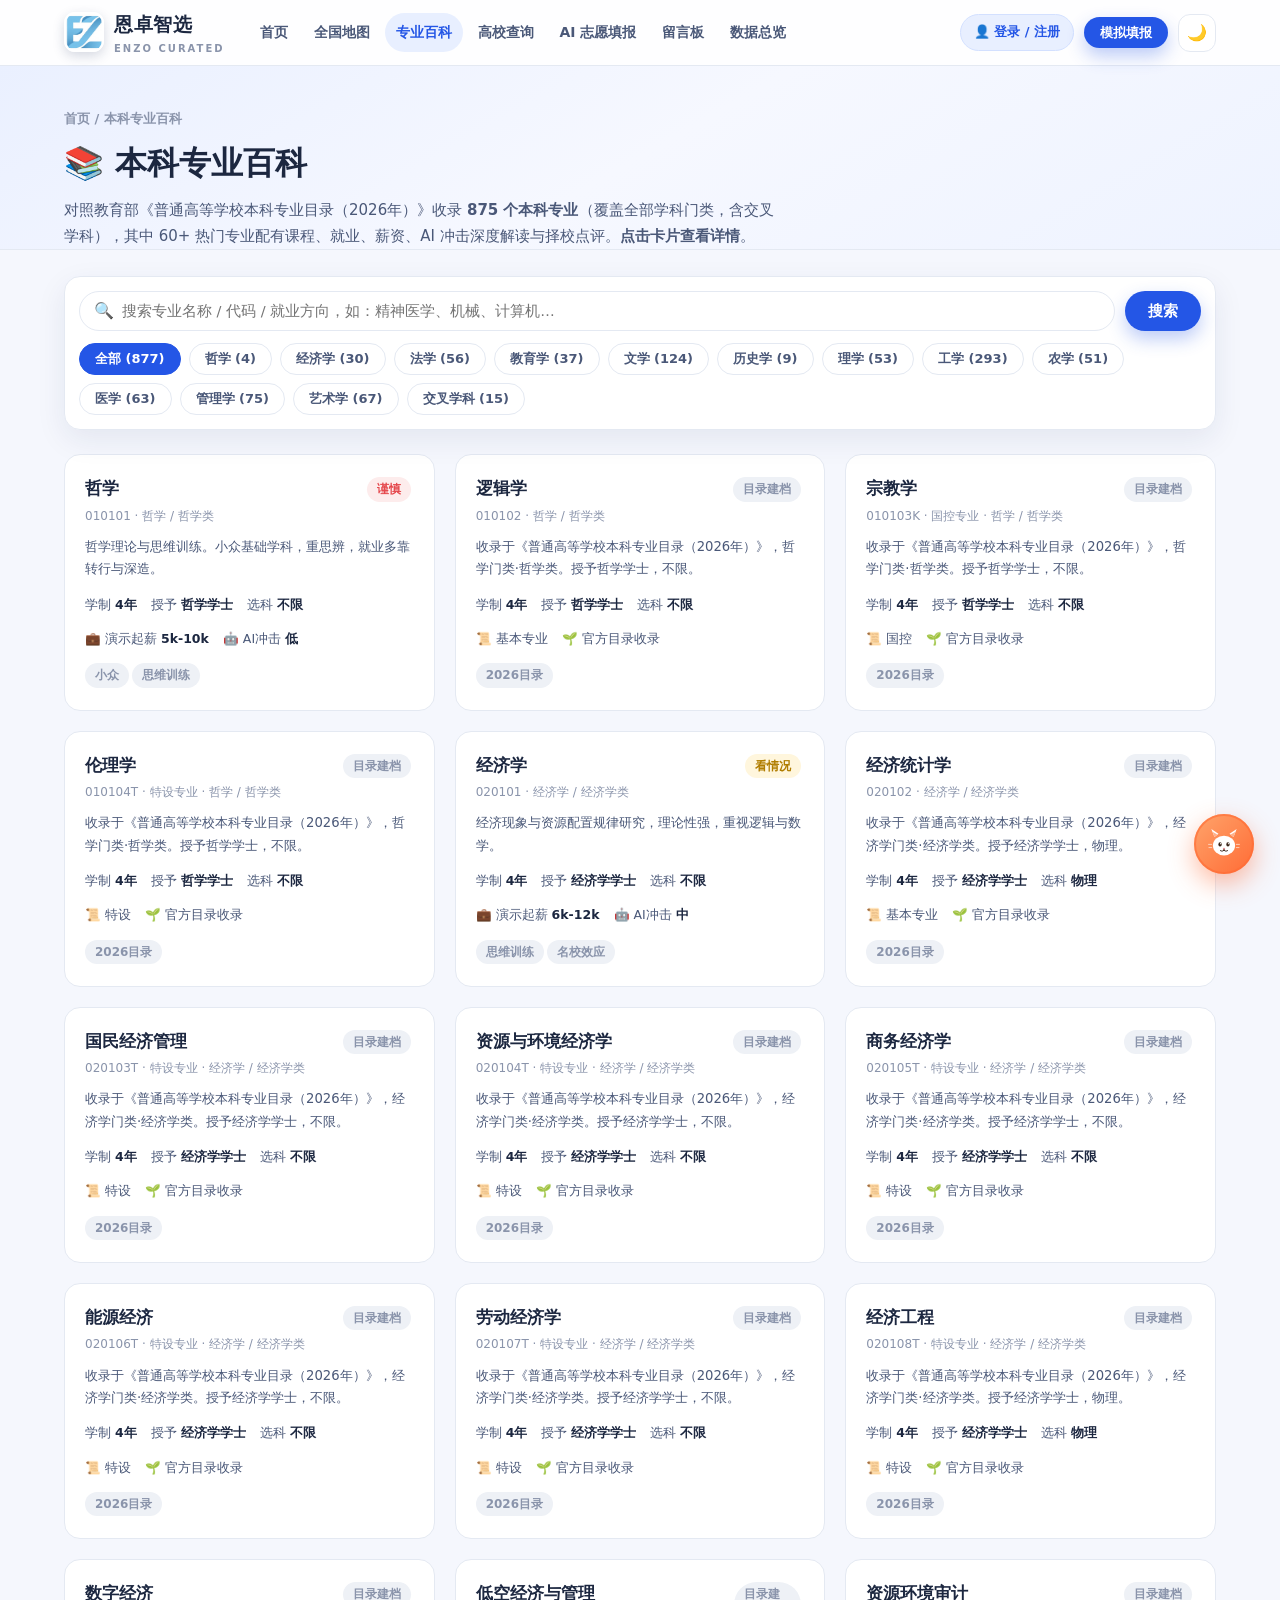
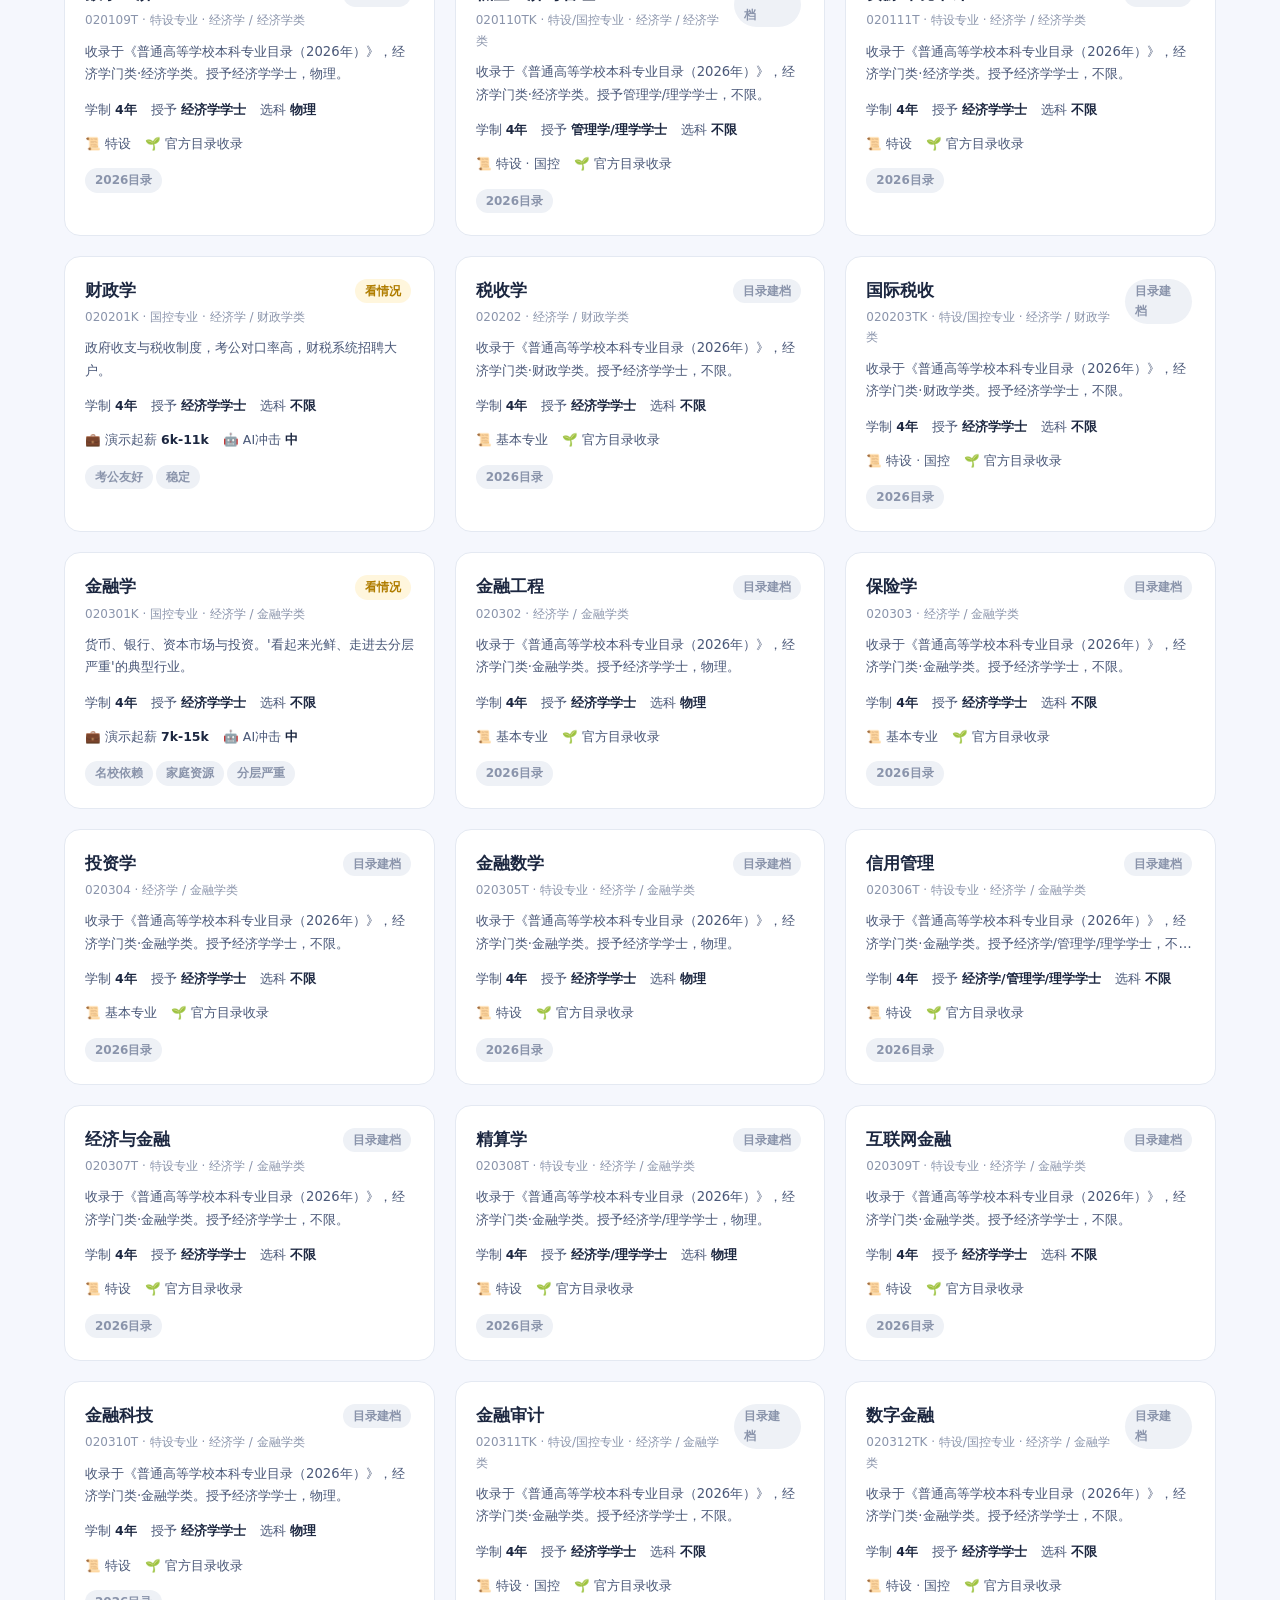
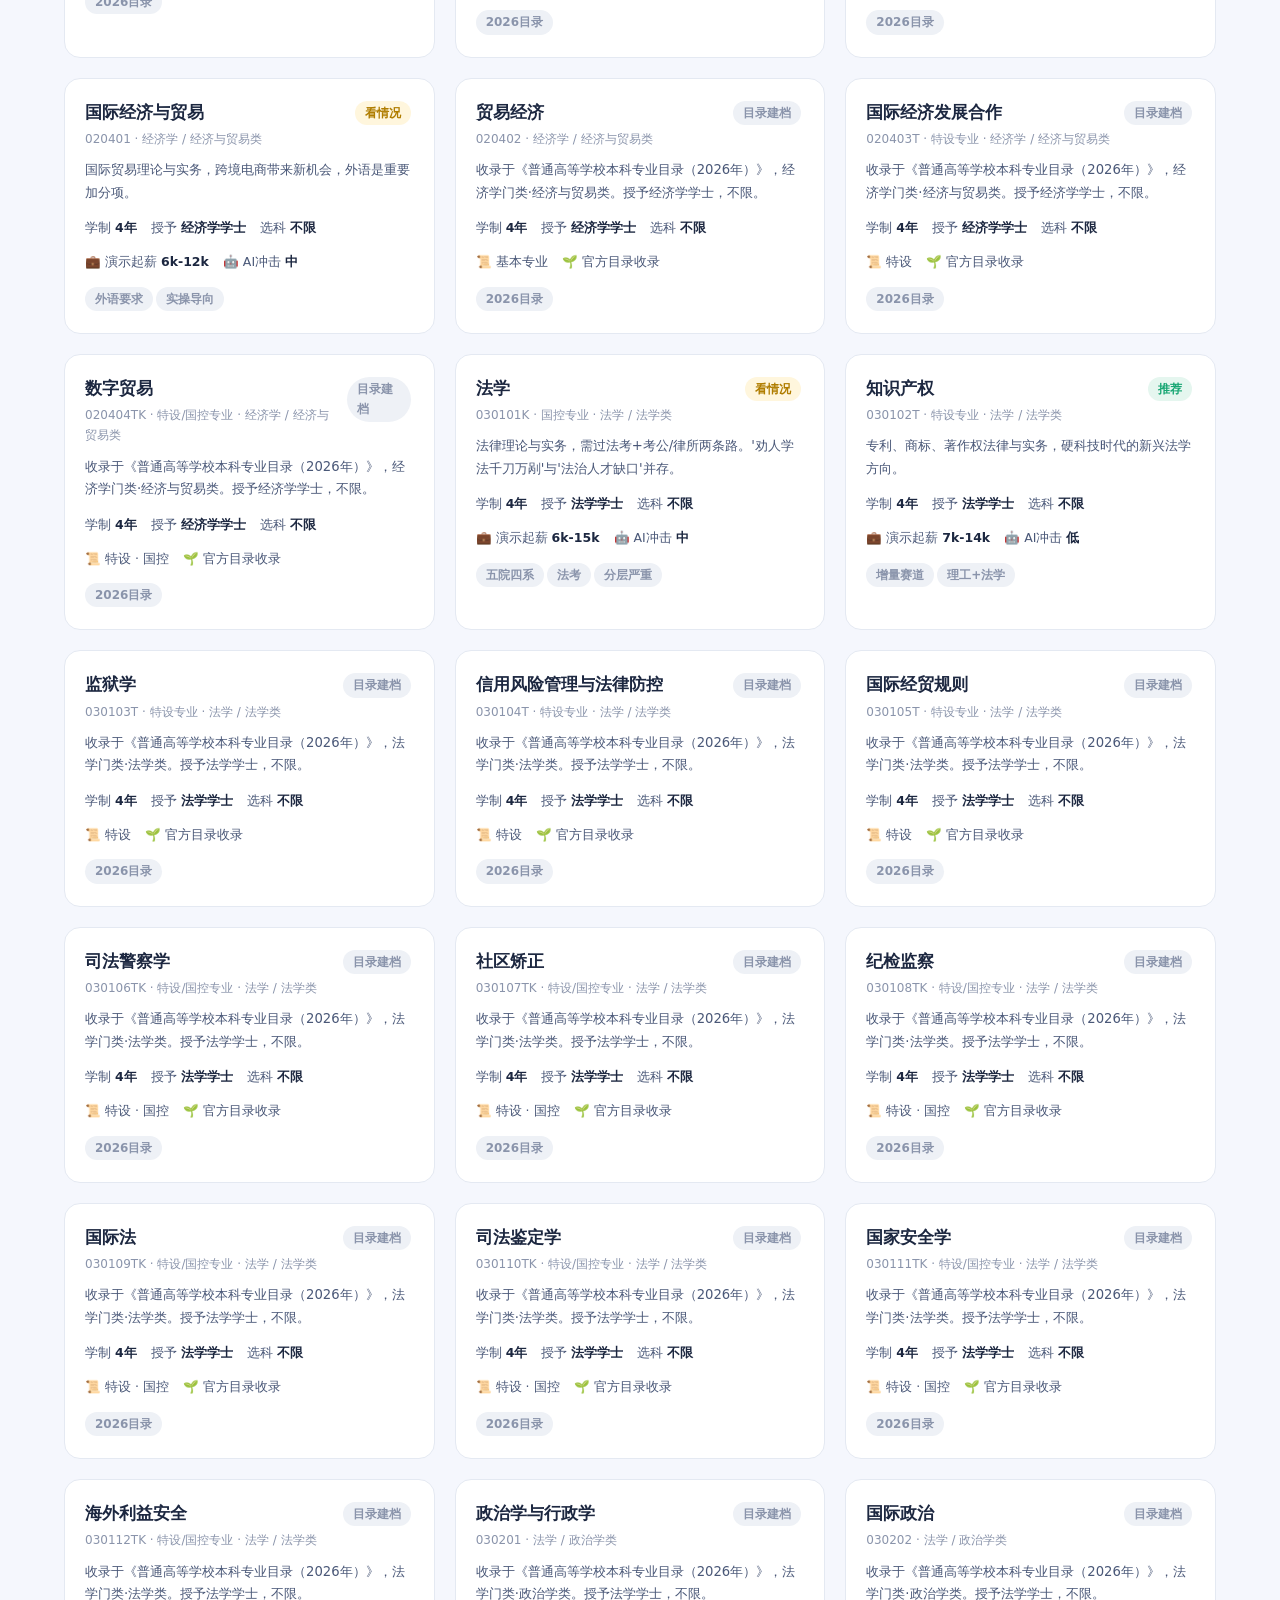
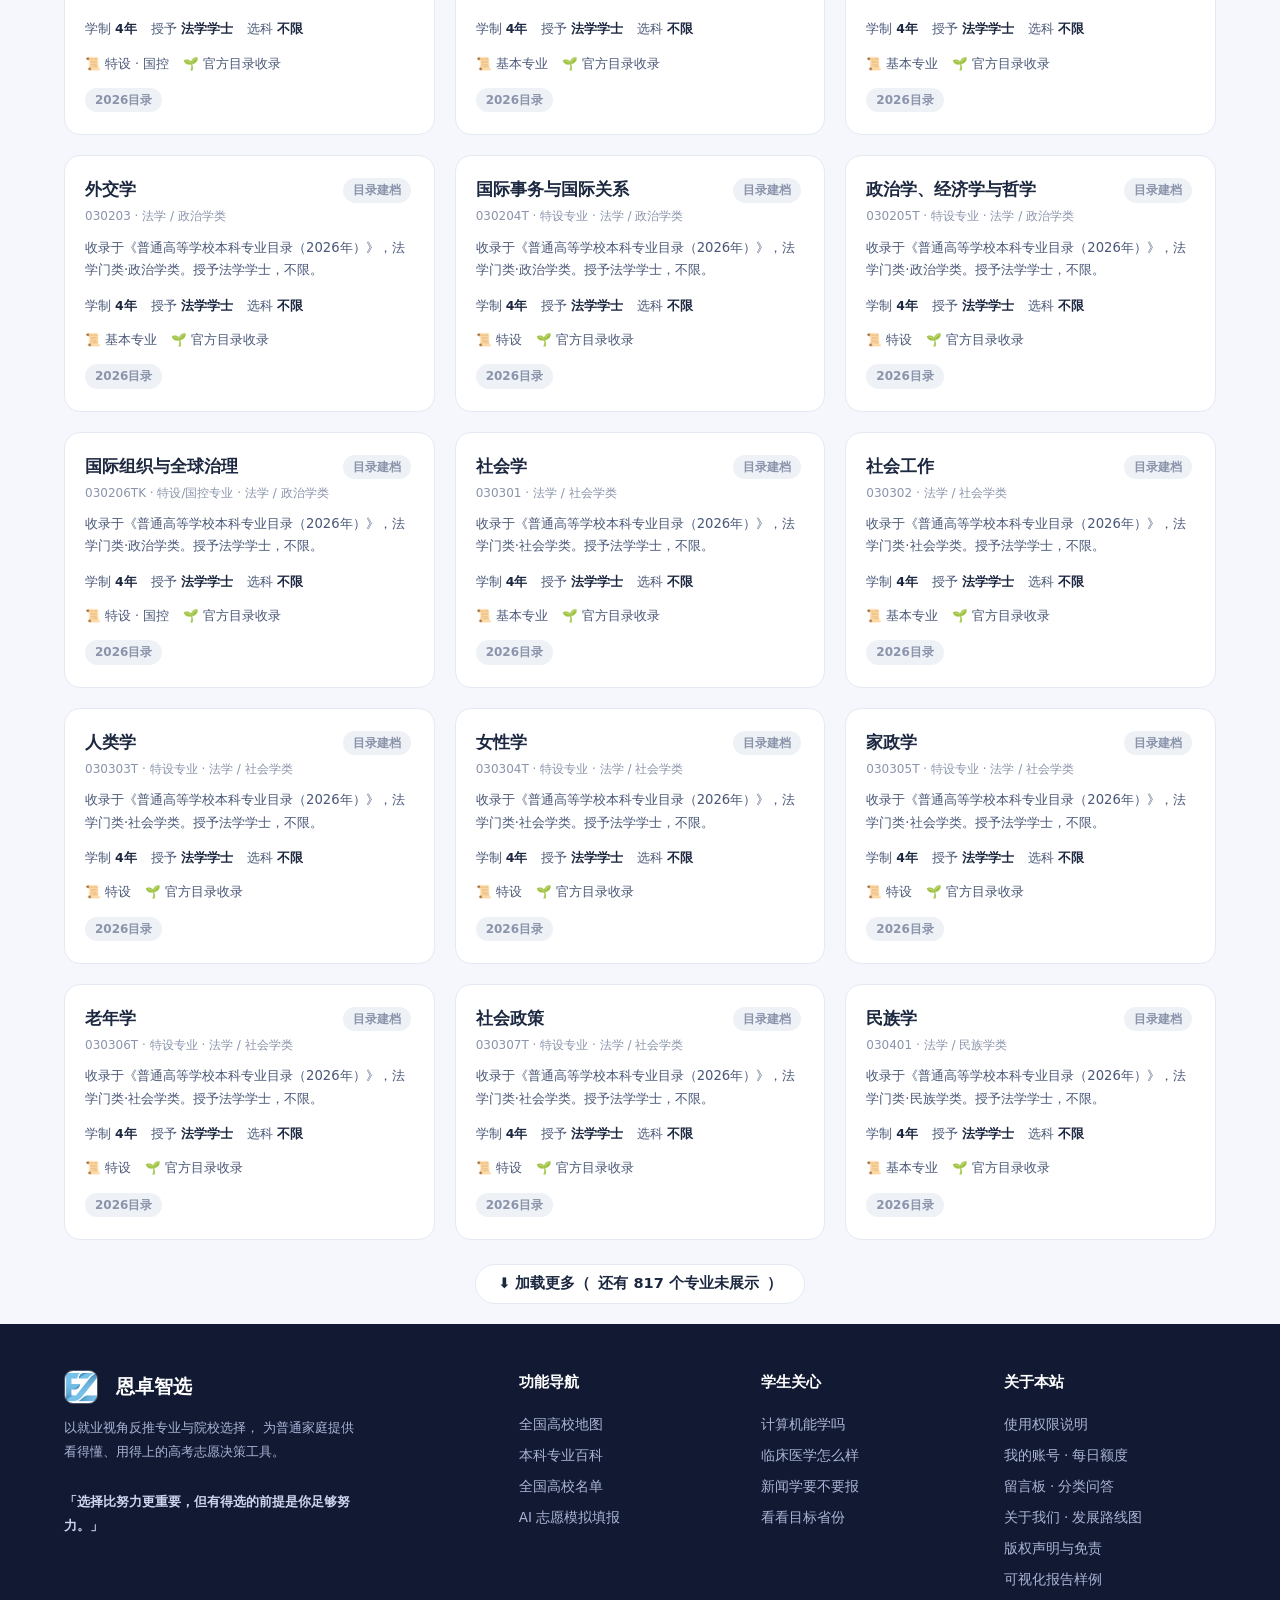
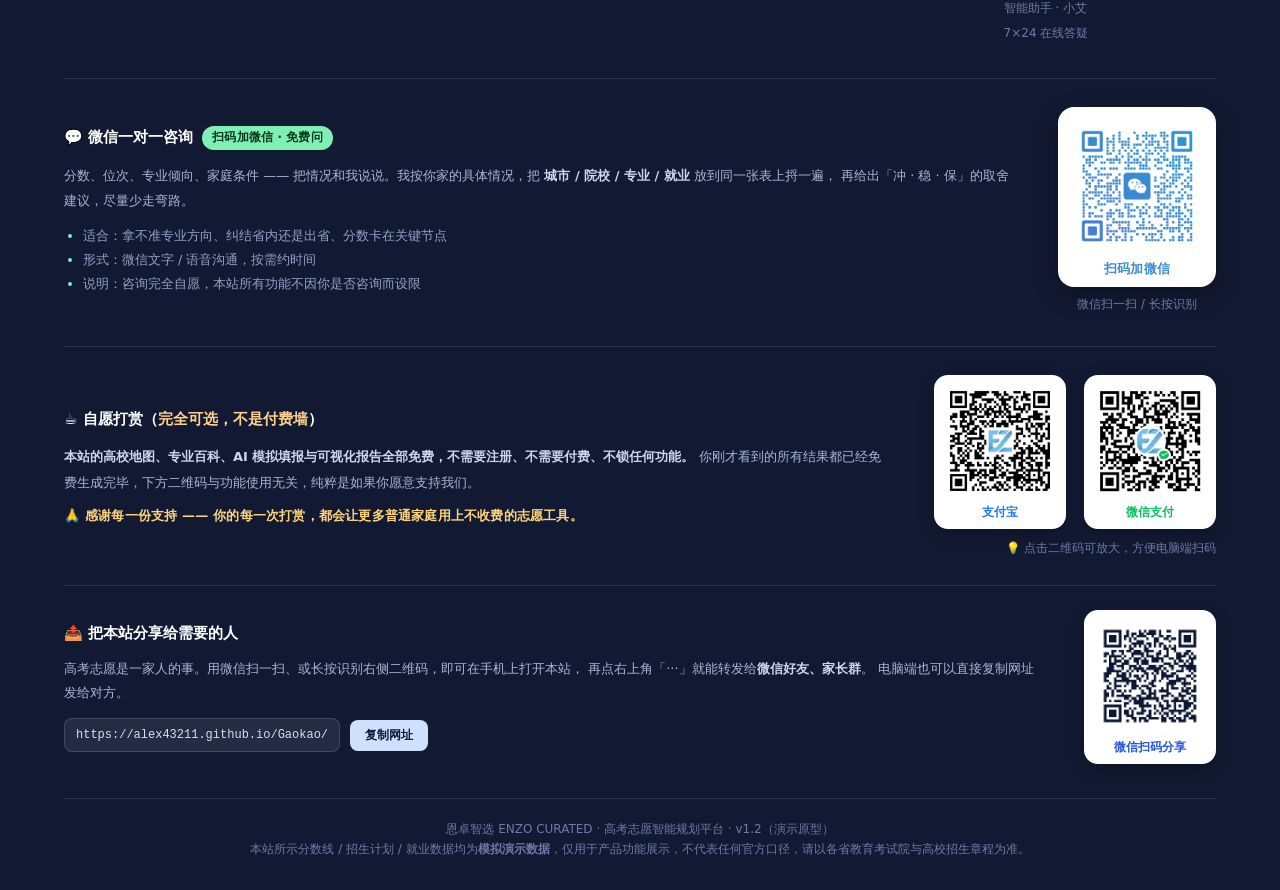
<file: majors.html>
<!DOCTYPE html>
<html lang="zh-CN">
<head>
<meta charset="UTF-8">
<meta name="viewport" content="width=device-width, initial-scale=1.0">
<title>本科专业百科 · 恩卓智选</title>
<!-- share-meta:begin -->
<meta property="og:type" content="website">
<meta property="og:site_name" content="恩卓智选 · 高考志愿智能规划平台">
<meta property="og:title" content="本科专业百科 · 875 个专业全收录 | 恩卓智选">
<meta property="og:description" content="覆盖 875 个本科专业的课程、就业、薪资与 AI 冲击解读，选科要求按教育部《选考科目要求指引》核正。">
<meta property="og:url" content="https://alex43211.github.io/Gaokao/majors.html">
<meta property="og:image" content="https://alex43211.github.io/Gaokao/assets/share-card.png">
<meta property="og:image:width" content="500">
<meta property="og:image:height" content="400">
<meta property="og:image:alt" content="恩卓智选 · 高考志愿智能规划平台">
<meta name="twitter:card" content="summary_large_image">
<meta name="twitter:title" content="本科专业百科 · 875 个专业全收录 | 恩卓智选">
<meta name="twitter:description" content="覆盖 875 个本科专业的课程、就业、薪资与 AI 冲击解读，选科要求按教育部《选考科目要求指引》核正。">
<meta name="twitter:image" content="https://alex43211.github.io/Gaokao/assets/share-card.png">
<meta itemprop="image" content="https://alex43211.github.io/Gaokao/assets/share-card.png">
<link rel="canonical" href="https://alex43211.github.io/Gaokao/majors.html">
<!-- share-meta:end -->
<link rel="icon" type="image/jpeg" href="assets/logo.jpg">
<link rel="stylesheet" href="assets/css/style.css">
<link rel="stylesheet" href="assets/css/app.css">
<script>/* 首帧应用主题，避免深色模式刷新时白屏闪烁 */(function(){try{var t=localStorage.getItem("enzo_theme");if(t==="dark"){var d=document.documentElement;d.setAttribute("data-theme","dark");d.style.colorScheme="dark";}}catch(e){}})();</script>
</head>
<body>
<div id="siteHeader"></div>

<section class="page-hero">
  <div class="container">
    <div class="crumb">首页 / 本科专业百科</div>
    <h1>📚 本科专业百科</h1>
    <p>对照教育部《普通高等学校本科专业目录（2026年）》收录 <b>875 个本科专业</b>（覆盖全部学科门类，含交叉学科），其中 60+ 热门专业配有课程、就业、薪资、AI 冲击深度解读与择校点评。<b>点击卡片查看详情</b>。</p>
  </div>
</section>

<section class="container">
  <div class="filter-bar" id="filterBar" style="margin-top:26px;">
    <div class="search-row">
      <div class="search-box" id="searchBox">
        <span class="si">🔍</span>
        <input id="searchInput" type="search" enterkeyhint="search" autocomplete="off"
               placeholder="搜索专业名称 / 代码 / 就业方向，如：精神医学、机械、计算机…">
        <button type="button" class="search-clear" id="searchClear" title="清空" aria-label="清空">✕</button>
      </div>
      <button class="btn btn-brand" id="searchBtn">搜索</button>
    </div>
    <div class="filter-tags" id="catTags"></div>
  </div>
  <div class="search-collapsed" id="searchCollapsed" style="display:none;">
    <span class="q">🔍 搜索「<b id="scQ"></b>」，共 <b id="scN">0</b> 个结果</span>
    <button type="button" id="scEdit">修改关键词</button>
  </div>
  <div id="majorGrid" class="grid g3"></div>
  <div class="flex items-center gap-10 mt-24" id="moreBox" style="display:none; justify-content:center;">
    <button class="btn btn-ghost" id="moreBtn">⬇️ 加载更多（<span class="cnt"></span>）</button>
  </div>
  <div id="emptyBox" class="empty-state" style="display:none">
    <div class="big">🔎</div>
    <p>没有找到匹配的专业，换个关键词试试？</p>
    <button class="btn btn-ghost mt-16" id="emptyEdit">✏️ 修改关键词</button>
  </div>
</section>

<!-- 专业详情弹窗 -->
<div class="modal-mask" id="majorModal">
  <div class="modal" style="position:relative;">
    <button class="close-x" id="modalClose">✕</button>
    <div id="modalBody"></div>
    <div class="flex between items-center mt-16" style="padding-top:16px;border-top:1px dashed var(--line);">
      <button class="btn btn-ghost" id="modalAsk">💬 问小艾这个专业</button>
      <a class="btn btn-brand" id="modalPlan" href="plan.html">🎯 用这个专业方向模拟填报</a>
    </div>
  </div>
</div>

<div id="siteFooter"></div>

<script src="assets/js/data-provinces.js"></script>
<script src="assets/js/data-colleges.js"></script>
<script src="assets/js/data-majors.js"></script>
<script src="assets/js/data-majors-catalog.js"></script>
<script src="assets/js/data-majors-merge.js"></script>
<script src="assets/vendor/echarts.min.js"></script>
<script src="assets/json/china.js"></script>
<script src="assets/js/kb.js"></script>
<script src="assets/js/auth.js"></script>
<script src="assets/js/theme.js"></script>
<script src="assets/js/assistant.js"></script>
<script>
buildShell("majors");

/* 分类标签 */
(function () {
  const cats = Object.keys(MAJOR_CATS);
  const box = document.getElementById("catTags");
  box.innerHTML = `<button class="ft on" data-cat="全部">全部 (${MAJORS.length})</button>` +
    cats.map(c => `<button class="ft" data-cat="${esc(c)}">${c} (${MAJOR_CATS[c].length})</button>`).join("");
  box.querySelectorAll(".ft").forEach(b => b.addEventListener("click", () => {
    box.querySelectorAll(".ft").forEach(x => x.classList.remove("on"));
    b.classList.add("on");
    state.cat = b.dataset.cat;
    render();
  }));
})();

const state = { cat: "全部", q: "", limit: 60 };

const PAGE_STEP = 60;
let __lastCount = 0;   // 最近一次渲染的命中数量，供「搜索已收起」提示条读取
function render() {
  const grid = document.getElementById("majorGrid");
  const empty = document.getElementById("emptyBox");
  const moreBox = document.getElementById("moreBox");
  let list = MAJORS.slice();
  if (state.cat !== "全部") list = list.filter(m => m.cat === state.cat);
  if (state.q) {
    const q = state.q;
    list = list.filter(m => m.name.includes(q) || (m.sub || "").includes(q) ||
      (m.cat || "").includes(q) || (m.code || "").includes(q) ||
      (m.tags || []).some(t => t.includes(q)) || (m.jobs || []).some(j => j.includes(q)) ||
      (m.spec || []).some(s => s.includes(q)));
  }
  empty.style.display = list.length ? "none" : "block";
  grid.style.display = list.length ? "grid" : "none";
  // 按门类排序保持分组感
  const catOrder = Object.keys(MAJOR_CATS);
  list.sort((a, b) => (catOrder.indexOf(a.cat) - catOrder.indexOf(b.cat)) || (a.code > b.code ? 1 : -1));
  const visible = list.slice(0, state.limit);
  const total = list.length;
  __lastCount = total;
  grid.innerHTML = visible.map(m => {
    const isCat = m.catOnly === true;
    const specStr = (m.spec && m.spec.length) ? ` · ${m.spec.join("/")}专业` : "";
    const rate = !isCat ? (m.rating >= 4 ? ["green", "推荐"] : m.rating === 3 ? ["gold", "看情况"] : ["red", "谨慎"]) : ["gray", "目录建档"];
    const ai = !isCat ? (m.aiRisk.includes("低") ? ["green", "低"] : m.aiRisk.includes("高") ? ["red", "高"] : ["gold", "中"]) : ["gray", "—"];
    return `
    <div class="major-card" data-id="${m.id}">
      <div class="top">
        <div>
          <h3>${m.name}</h3>
          <div class="cat">${m.code}${specStr} · ${m.cat} / ${m.sub || "—"}</div>
        </div>
        <span class="chip ${rate[0]}">${rate[1]}</span>
      </div>
      <p class="desc">${isCat ? `收录于《普通高等学校本科专业目录（2026年）》，${m.cat}门类·${m.sub || "相关专业类"}。授予${m.degree}，${m.req}。` : m.intro}</p>
      <div class="major-meta">
        <span>学制 <b>${m.years}年</b></span>
        <span>授予 <b>${m.degree}</b></span>
        <span>选科 <b>${m.req}</b></span>
      </div>
      <div class="major-meta">
        <span>${isCat ? "📜 " + (m.spec && m.spec.length ? m.spec.join(" · ") : "基本专业") : "💼 演示起薪 <b>" + m.salary + "</b>"}</span>
        <span>${isCat ? "🌱 官方目录收录" : "🤖 AI冲击 <b class='text-" + (ai[0] === "green" ? "green" : ai[0] === "red" ? "red" : "accent") + "'>" + ai[1] + "</b>"}</span>
      </div>
      <div class="mj-tags">${(isCat ? ["2026目录"] : m.tags.slice(0, 3)).map(t => `<span class="chip gray">${t}</span>`).join("")}</div>
    </div>`;
  }).join("");
  if (moreBox) {
    moreBox.style.display = total > state.limit ? "flex" : "none";
    moreBox.querySelector(".cnt").textContent = `还有 ${total - state.limit} 个专业未展示`;
  }
  grid.querySelectorAll(".major-card").forEach(c => c.addEventListener("click", () => openMajor(c.dataset.id)));
}

/* 打开详情 */
function openMajor(id) {
  const m = MAJORS.find(x => x.id === id);
  if (!m) return;
  const isCat = m.catOnly === true;
  const specStr = (m.spec && m.spec.length) ? m.spec.join(" / ") : (isCat ? "基本专业" : "");
  if (isCat) {
    // —— 目录建档条目（无深度文案）——
    document.getElementById("modalBody").innerHTML = `
      <div class="flex between items-center wrap gap-10 mb-16">
        <div>
          <h2 style="margin:0">${m.name}</h2>
          <div class="muted mt-8 small">${m.code} · ${m.cat} / ${m.sub || "—"} · 学制 ${m.years} 年 · ${m.degree}</div>
        </div>
        <span class="chip gray">📜 目录建档</span>
      </div>
      <div class="report-card" style="margin:0 0 16px; box-shadow:none; border-radius:14px; padding:22px; background:linear-gradient(135deg,#f6f8ff,#fff);">
        <b style="font-size:15px;">🏛️ ${m.name}（${m.code}）</b>
        <p class="small mt-10" style="color:var(--ink-2); line-height:1.9;">
          本专业收录于教育部《普通高等学校本科专业目录（2026年）》，
          属<b>${m.cat}</b>学科门类 · <b>${m.sub || "相关专业类"}</b>。
          授予<b>${m.degree}</b>，基本修业年限 ${m.years} 年。
        </p>
        <div class="mt-16 flex wrap gap-10">
          <span class="chip">学制 ${m.years} 年</span>
          <span class="chip gold">授予 ${m.degree}</span>
          <span class="chip green">建议选科：${m.req}</span>
          ${(m.spec || []).map(s => `<span class="chip purple">${s}专业</span>`).join("")}
        </div>
        <div class="mt-16 demo-note" style="background:#fff;">
          ✨ 深度解读（课程 / 就业 / 薪资 / AI 冲击 / 择校点评）正在陆续补全。
          当前可点下方「问小艾这个专业」，让 AI 顾问结合同类专业与就业框架给你参考。
        </div>
      </div>`;
  } else {
    const rate = m.rating >= 4 ? ["🟢", "推荐"] : m.rating === 3 ? ["🟡", "看情况"] : ["🔴", "谨慎"];
    document.getElementById("modalBody").innerHTML = `
    <div class="flex between items-center wrap gap-10 mb-16">
      <div>
        <h2 style="margin:0">${m.name}</h2>
        <div class="muted mt-8 small">${m.code} · ${m.cat} / ${m.sub} · 学制 ${m.years} 年 · ${m.degree}</div>
      </div>
      <span class="chip ${m.rating >= 4 ? "green" : m.rating === 3 ? "gold" : "red"}">${rate[0]} 择校推荐度：${rate[1]}</span>
    </div>
    <div class="report-card" style="margin:0 0 16px; box-shadow:none; border-radius:14px; padding:20px;">
      <p style="color:var(--ink-2); line-height:1.9;">${m.intro}</p>
      <div class="grid g2 mt-16" style="gap:14px;">
        <div style="background:var(--bg);border-radius:12px;padding:14px;">
          <b class="small">📚 主干课程</b>
          <p class="small mt-8" style="color:var(--ink-2); line-height:1.8;">${m.courses.join("、")}</p>
        </div>
        <div style="background:var(--bg);border-radius:12px;padding:14px;">
          <b class="small">💼 典型就业去向</b>
          <p class="small mt-8" style="color:var(--ink-2); line-height:1.8;">${m.jobs.join("、")}</p>
        </div>
        <div style="background:var(--bg);border-radius:12px;padding:14px;">
          <b class="small">💰 演示起薪</b>
          <p class="mt-8"><b class="text-brand" style="font-size:19px;">${m.salary}</b> <span class="muted small">/月（演示值）</span></p>
        </div>
        <div style="background:var(--bg);border-radius:12px;padding:14px;">
          <b class="small">📈 行业趋势</b>
          <p class="small mt-8" style="color:var(--ink-2);">${m.trend}</p>
        </div>
      </div>
    </div>
    <div class="report-card" style="margin:0 0 16px; box-shadow:none; background:linear-gradient(135deg,#fff7f2,#fff); border-color:#ffe3d6; border-radius:14px; padding:20px;">
      <b class="text-accent">🎙️ 择校视角点评</b>
      <p style="color:var(--ink); margin-top:8px; line-height:1.9;">${m.zxf}</p>
      <div class="mt-10 flex wrap gap-10">
        <span class="chip">选科要求：${m.req}</span>
        <span class="chip gold">AI 冲击：${m.aiRisk}</span>
        ${m.tags.map(t => `<span class="chip gray">${t}</span>`).join("")}
      </div>
    </div>`;
  }
  document.getElementById("majorModal").classList.add("open");
  document.body.style.overflow = "hidden";
  document.getElementById("modalAsk").onclick = () => {
    const fab = document.getElementById("xiaoai-fab");
    if (fab) {
      closeModal();
      fab.click();
      setTimeout(() => {
        const inp = document.getElementById("xiaoai-input");
        if (inp) { inp.value = m.name + "这个专业怎么样？"; inp.dispatchEvent(new KeyboardEvent("keydown", { key: "Enter" })); }
      }, 400);
    }
  };
}

function closeModal() {
  document.getElementById("majorModal").classList.remove("open");
  document.body.style.overflow = "";
}
document.getElementById("modalClose").addEventListener("click", closeModal);
document.getElementById("majorModal").addEventListener("click", e => { if (e.target.id === "majorModal") closeModal(); });
document.addEventListener("keydown", e => { if (e.key === "Escape") closeModal(); });

/* URL 参数与搜索交互 */
(function () {
  const input = document.getElementById("searchInput");
  const box = document.getElementById("searchBox");
  const bar = document.getElementById("filterBar");
  const collapsed = document.getElementById("searchCollapsed");
  const scQ = document.getElementById("scQ");
  const scN = document.getElementById("scN");

  /* 输入框有内容时显示内嵌清空小叉 */
  function syncClear() { box.classList.toggle("has-val", !!input.value.trim()); }
  input.addEventListener("input", syncClear);

  /* 点小叉：清空并重新聚焦（不直接搜索） */
  document.getElementById("searchClear").addEventListener("click", () => {
    input.value = ""; state.q = ""; syncClear(); input.focus();
  });

  /* 把搜索框收起来，让结果占满屏幕（用户核心诉求：搜完框就消失） */
  function collapseSearch(q, n) {
    scQ.textContent = q;
    scN.textContent = n;
    collapsed.style.display = "";
    bar.style.display = "none";
    input.blur();                       // 关键：收起手机输入法
    if (document.activeElement && document.activeElement.blur) document.activeElement.blur();
  }
  function expandSearch() {
    collapsed.style.display = "none";
    bar.style.display = "";
    window.scrollTo({ top: 0, behavior: "smooth" });
    setTimeout(() => input.focus(), 220);
  }
  document.getElementById("scEdit").addEventListener("click", expandSearch);
  document.getElementById("emptyEdit").addEventListener("click", expandSearch);

  /* 真正的搜索：只在这里更新 state.q 并渲染 */
  function doSearch() {
    const q = input.value.trim();
    state.q = q;
    state.limit = PAGE_STEP;
    render();
    if (q) collapseSearch(q, __lastCount);
    else expandSearch();
  }
  document.getElementById("searchBtn").addEventListener("click", doSearch);
  /* 手机键盘上的「搜索 / 前往」键 */
  input.addEventListener("keydown", e => { if (e.key === "Enter") { e.preventDefault(); doSearch(); } });

  /* 吸顶控制：只有搜索栏还在首屏时才吸附，滚过去就取消，避免全程遮挡 */
  if ("IntersectionObserver" in window) {
    const sentinel = document.createElement("div");
    sentinel.style.cssText = "height:1px;margin-top:-1px;";
    bar.parentNode.insertBefore(sentinel, bar);
    new IntersectionObserver(
      ([e]) => bar.classList.toggle("stuck", e.intersectionRatio > 0),
      { threshold: [0] }
    ).observe(sentinel);
  }

  /* URL 参数直达：?q=专业名 */
  const q = decodeURIComponent(window.qs("q"));
  if (q) {
    input.value = q;
    syncClear();
    state.q = q;
    const m = MAJORS.find(x => x.name === q);
    if (m) { render(); collapseSearch(q, __lastCount); openMajor(m.id); }
    else { render(); collapseSearch(q, __lastCount); }
  }
  syncClear();
})();

document.getElementById("moreBtn").addEventListener("click", () => {
  state.limit += PAGE_STEP;
  render();
});
render();
</script>
</body>
</html>
</file>
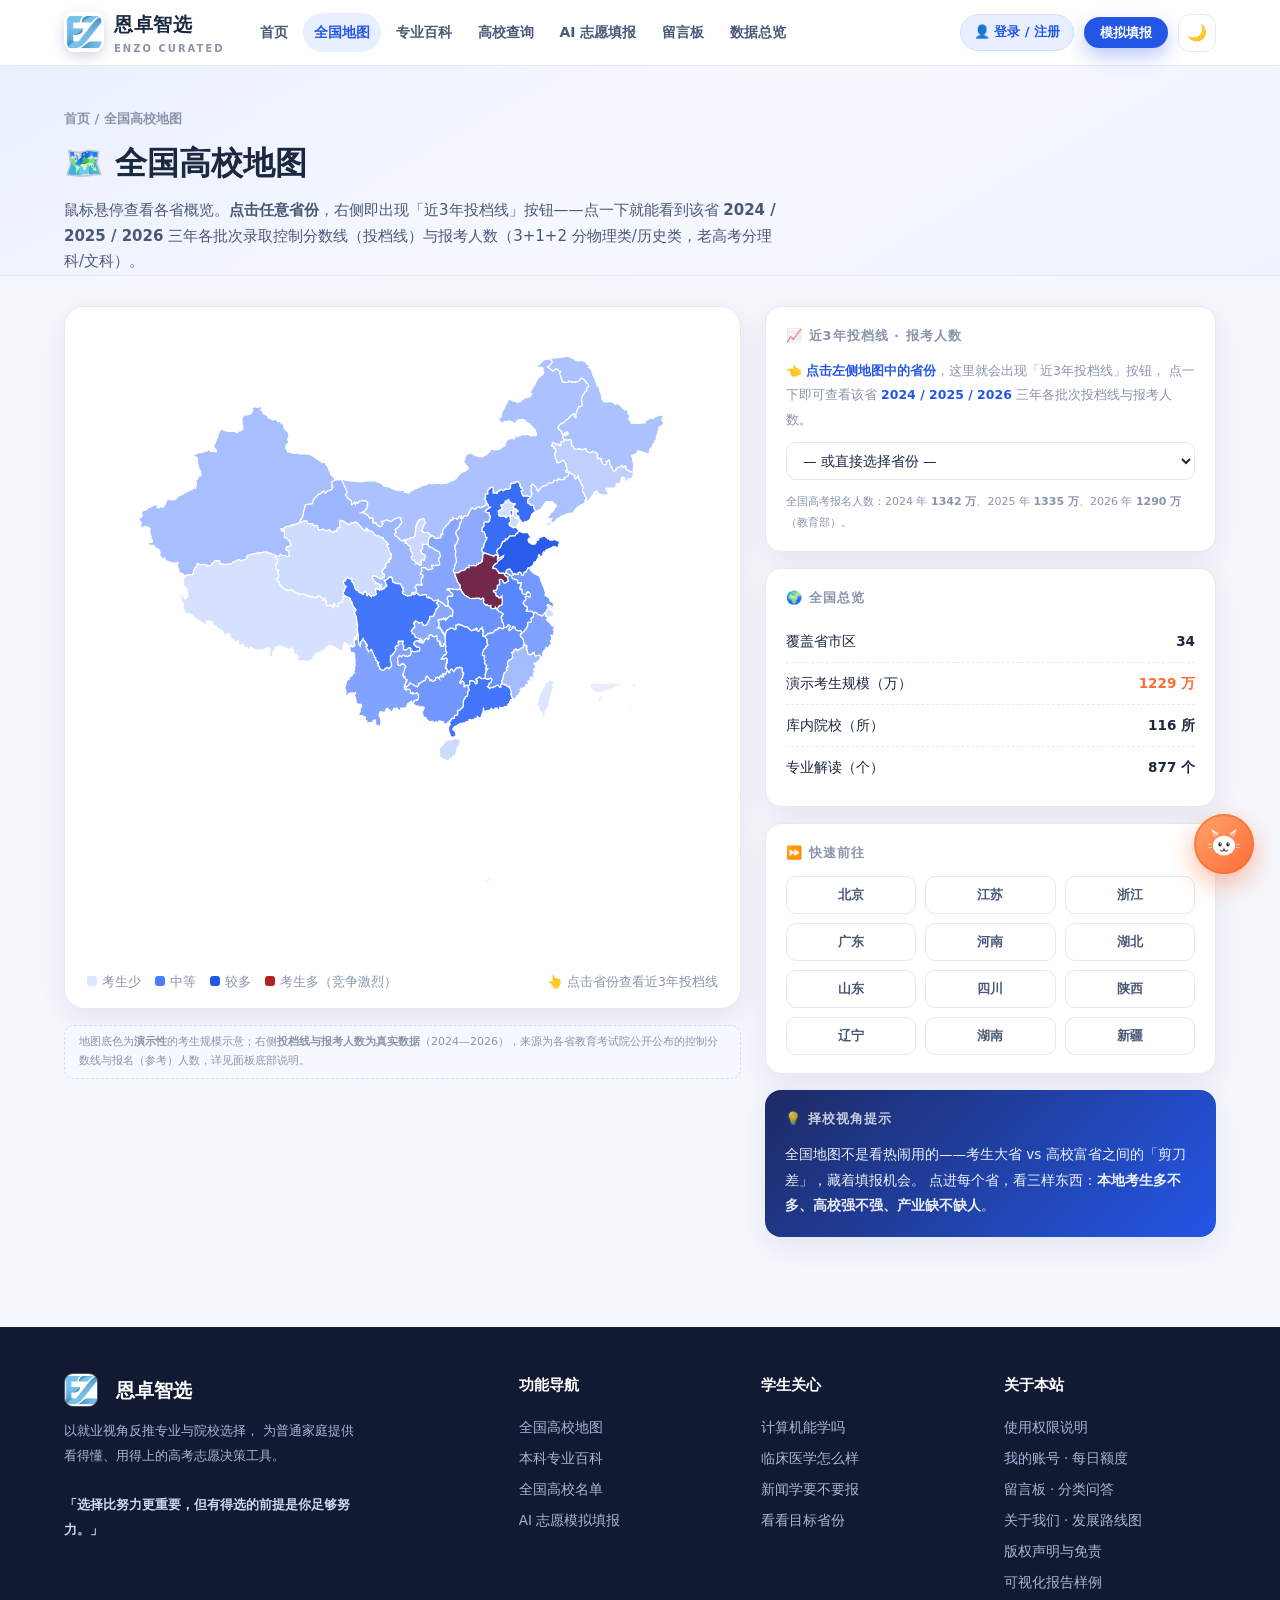
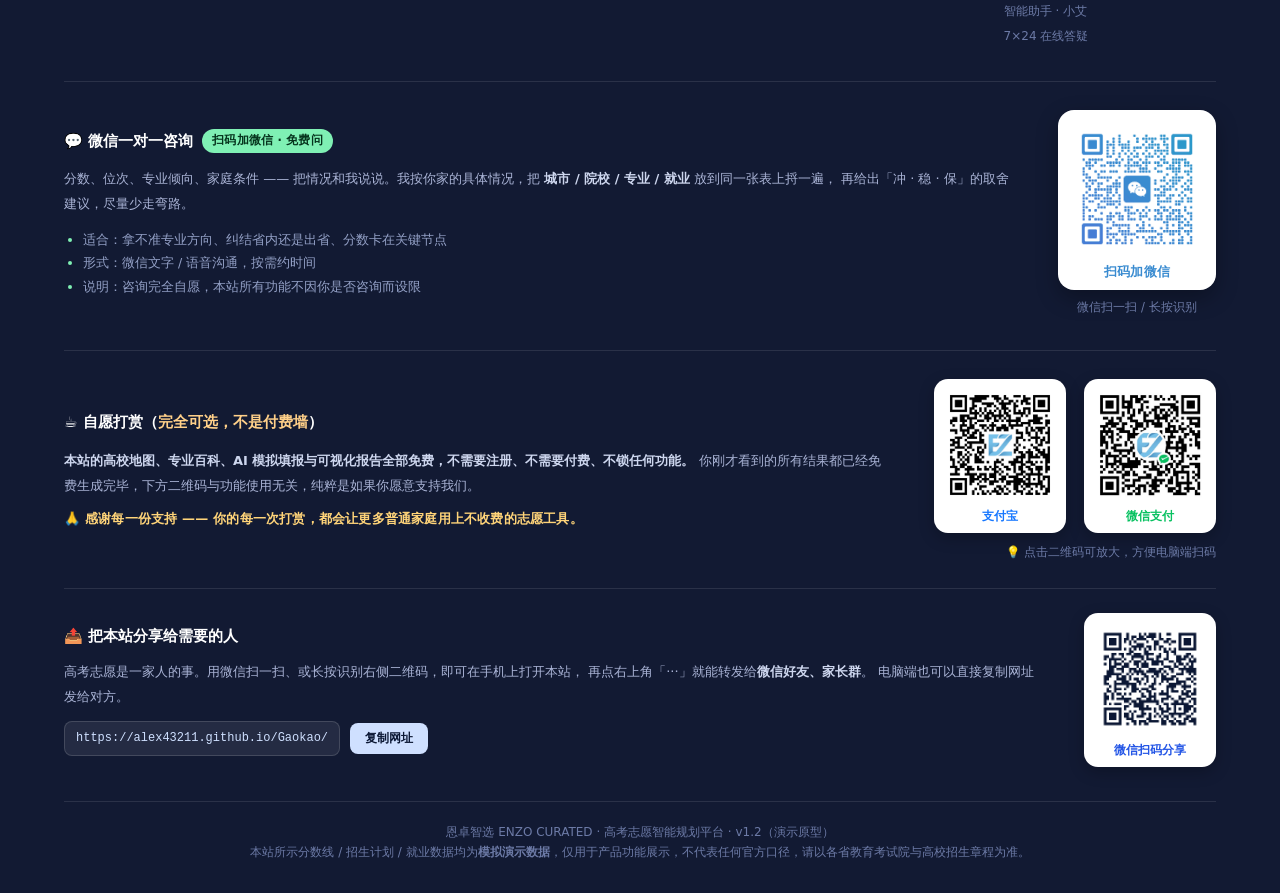
<file: map.html>
<!DOCTYPE html>
<html lang="zh-CN">
<head>
<meta charset="UTF-8">
<meta name="viewport" content="width=device-width, initial-scale=1.0">
<title>全国高校地图 · 恩卓智选</title>
<!-- share-meta:begin -->
<meta property="og:type" content="website">
<meta property="og:site_name" content="恩卓智选 · 高考志愿智能规划平台">
<meta property="og:title" content="全国高校地图 · 近3年投档线 | 恩卓智选">
<meta property="og:description" content="34 个省市区一图尽览，点击省份即可查看 2024/2025/2026 各批次投档线与报考人数，人数口径随高考模式自适应。">
<meta property="og:url" content="https://alex43211.github.io/Gaokao/map.html">
<meta property="og:image" content="https://alex43211.github.io/Gaokao/assets/share-card.png">
<meta property="og:image:width" content="500">
<meta property="og:image:height" content="400">
<meta property="og:image:alt" content="恩卓智选 · 高考志愿智能规划平台">
<meta name="twitter:card" content="summary_large_image">
<meta name="twitter:title" content="全国高校地图 · 近3年投档线 | 恩卓智选">
<meta name="twitter:description" content="34 个省市区一图尽览，点击省份即可查看 2024/2025/2026 各批次投档线与报考人数，人数口径随高考模式自适应。">
<meta name="twitter:image" content="https://alex43211.github.io/Gaokao/assets/share-card.png">
<meta itemprop="image" content="https://alex43211.github.io/Gaokao/assets/share-card.png">
<link rel="canonical" href="https://alex43211.github.io/Gaokao/map.html">
<!-- share-meta:end -->
<link rel="icon" type="image/jpeg" href="assets/logo.jpg">
<link rel="stylesheet" href="assets/css/style.css">
<link rel="stylesheet" href="assets/css/app.css">
<script>/* 首帧应用主题，避免深色模式刷新时白屏闪烁 */(function(){try{var t=localStorage.getItem("enzo_theme");if(t==="dark"){var d=document.documentElement;d.setAttribute("data-theme","dark");d.style.colorScheme="dark";}}catch(e){}})();</script>
</head>
<body>
<div id="siteHeader"></div>

<section class="page-hero">
  <div class="container">
    <div class="crumb">首页 / 全国高校地图</div>
    <h1>🗺️ 全国高校地图</h1>
    <p>鼠标悬停查看各省概览。<b>点击任意省份</b>，右侧即出现「近3年投档线」按钮——点一下就能看到该省 <b>2024 / 2025 / 2026</b> 三年各批次录取控制分数线（投档线）与报考人数（3+1+2 分物理类/历史类，老高考分理科/文科）。</p>
  </div>
</section>

<section class="container">
  <div class="map-layout">
    <div>
      <div class="map-shell">
        <div id="chinaMap"></div>
        <div class="map-tip">
          <span><span class="legend-dot" style="background:#dbe6ff"></span>考生少</span>
          <span><span class="legend-dot" style="background:#4a7dff"></span>中等</span>
          <span><span class="legend-dot" style="background:#2456e6"></span>较多</span>
          <span><span class="legend-dot" style="background:#b22222"></span>考生多（竞争激烈）</span>
          <span style="margin-left:auto">👆 点击省份查看近3年投档线</span>
        </div>
      </div>
      <div class="demo-note mt-16">地图底色为<b>演示性</b>的考生规模示意；右侧<b>投档线与报考人数为真实数据</b>（2024—2026），来源为各省教育考试院公开公布的控制分数线与报名（参考）人数，详见面板底部说明。</div>
    </div>

    <div class="side-panel">
      <div class="side-stat-card" id="lineCard">
        <h4>📈 近3年投档线 · 报考人数</h4>
        <div id="lpBody"></div>
      </div>
      <div class="side-stat-card">
        <h4>🌍 全国总览</h4>
        <div class="stat-mini"><span>覆盖省市区</span><span class="v">34</span></div>
        <div class="stat-mini"><span>演示考生规模（万）</span><span class="v hot" id="sumCandidates">–</span></div>
        <div class="stat-mini"><span>库内院校（所）</span><span class="v" id="collegeCount">–</span></div>
        <div class="stat-mini"><span>专业解读（个）</span><span class="v" id="majorCount">–</span></div>
      </div>
      <div class="side-stat-card">
        <h4>⏩ 快速前往</h4>
        <div class="prov-quick" id="quickProvs"></div>
      </div>
      <div class="side-stat-card" style="background:linear-gradient(135deg,#1d2b64,#2456e6); color:#fff; border:none;">
        <h4 style="color:rgba(255,255,255,.75)">💡 择校视角提示</h4>
        <p style="font-size:13.5px; line-height:1.9; color:rgba(255,255,255,.92)">
          全国地图不是看热闹用的——考生大省 vs 高校富省之间的「剪刀差」，藏着填报机会。
          点进每个省，看三样东西：<b>本地考生多不多、高校强不强、产业缺不缺人</b>。
        </p>
      </div>
    </div>
  </div>
</section>

<div id="siteFooter"></div>

<script src="assets/js/data-provinces.js"></script>
<script src="assets/js/data-province-lines.js"></script>
<script src="assets/js/data-colleges.js"></script>
<script src="assets/js/data-majors.js"></script>
<script src="assets/js/data-majors-catalog.js"></script>
<script src="assets/js/data-majors-merge.js"></script>
<script src="assets/vendor/echarts.min.js"></script>
<script src="assets/json/china.js"></script>
<script src="assets/js/kb.js"></script>
<script src="assets/js/auth.js"></script>
<script src="assets/js/theme.js"></script>
<script src="assets/js/assistant.js"></script>
<script>
buildShell("map");

/* 统计数字 */
document.getElementById("collegeCount").textContent = window.COLLEGES.length + " 所";
document.getElementById("majorCount").textContent = window.MAJORS.length + " 个";
let sum = 0;
Object.values(PROVINCES).forEach(p => { if (p.region !== "台港澳") sum += p.candidates; });
document.getElementById("sumCandidates").textContent = sum.toFixed(0) + " 万";

/* ============================================================
   近3年投档线面板
   ============================================================ */
const PL = window.PROVINCE_LINES || {};
const PL_META = window.PROVINCE_LINES_META || { years: [2024, 2025, 2026], national: {} };
const PL_SPECIAL = window.PROVINCE_LINES_SPECIAL || {};
let selProv = null;      /* 省份短名，如 "浙江" */
let lineOpen = false;    /* 是否已展开投档线明细 */

const MODE_TXT = { "3+3": "新高考 3+3", "3+1+2": "新高考 3+1+2", "老高考": "老高考（文理分科）" };

function num(v, d) { const n = Number(v); if (!isFinite(n)) return "–"; return String(Number(n.toFixed(d === undefined ? 2 : d))); }
function esc2(s) { return window.esc ? window.esc(String(s)) : String(s).replace(/[&<>"]/g, c => ({ "&": "&amp;", "<": "&lt;", ">": "&gt;", '"': "&quot;" }[c])); }

/* 人数文案：按模式给出正确口径 */
function totalOf(rec) {
  if (rec && rec.p != null && rec.h != null) return Number((rec.p + rec.h).toFixed(2));
  return rec && rec.v != null ? rec.v : null;
}
function candText(rec, mode) {
  if (!rec) return { head: "人数待公布", extra: "" };
  if (mode === "3+1+2") {
    if (rec.p != null && rec.h != null) {
      return {
        head: `物理类 ${num(rec.p)} 万 · 历史类 ${num(rec.h)} 万`,
        extra: "（" + (rec.pn || "分科类人数") + "，合计 " + num(rec.p + rec.h) + " 万）"
      };
    }
    return { head: `报考人数 ${num(rec.v)} 万`, extra: "（" + (rec.k || "") + "，该年未公布分科类人数）" };
  }
  if (mode === "老高考") {
    if (rec.p != null && rec.h != null) {
      return {
        head: `理科 ${num(rec.p)} 万 · 文科 ${num(rec.h)} 万`,
        extra: "（" + (rec.pn || "分文理科人数") + "，合计 " + num(rec.p + rec.h) + " 万）"
      };
    }
    return { head: `报考人数 ${num(rec.v)} 万`, extra: "（" + (rec.k || "") + "，该年未公布分文理科人数）" };
  }
  return { head: `考生人数 ${num(rec.v)} 万`, extra: rec.k ? "（" + rec.k + "）" : "" };
}

/* 人数同比增减（相对上一年），仅在同口径时给出 */
function deltaText(cur, prev) {
  const cv = totalOf(cur), pv = totalOf(prev);
  if (cv == null || pv == null) return "";
  if (cur.k !== prev.k) return "";
  const d = cv - pv;
  if (Math.abs(d) < 0.005) return "（较上年持平）";
  return "（较上年 " + (d > 0 ? "+" : "") + num(d) + " 万）";
}

function yearBlock(y, prevY, item) {
  const rec = item.cands[y];
  const ct = candText(rec, item.mode);
  const dl = deltaText(rec, item.cands[prevY]);

  let thead, rows;
  if (item.mode === "3+3") {
    thead = `<tr><th>批次</th><th>分数线</th></tr>`;
    rows = item.lines[y].map(r => `<tr><td>${esc2(r[0])}</td><td><b>${r[1]}</b></td></tr>`).join("");
  } else if (item.mode === "3+1+2") {
    thead = `<tr><th>批次</th><th>物理类</th><th>历史类</th></tr>`;
    rows = item.lines[y].map(r => `<tr><td>${esc2(r[0])}</td><td><b>${r[1]}</b></td><td><b>${r[2]}</b></td></tr>`).join("");
  } else {
    thead = `<tr><th>批次</th><th>理科</th><th>文科</th></tr>`;
    rows = item.lines[y].map(r => `<tr><td>${esc2(r[0])}</td><td><b>${r[1]}</b></td><td><b>${r[2]}</b></td></tr>`).join("");
  }

  const memo = rec && rec.memo ? `<div class="lp-src">· ${esc2(rec.memo)}</div>` : "";

  return `<div class="lp-year">
      <div class="lp-year-h">
        <b>${y} 年</b>
        <span class="lp-cand">${esc2(ct.head)}${ct.extra ? '<span class="muted">' + esc2(ct.extra) + "</span>" : ""}<span class="lp-delta">${esc2(dl)}</span></span>
      </div>
      <table class="lp-table"><thead>${thead}</thead><tbody>${rows}</tbody></table>
      ${memo}
    </div>`;
}

function renderLineCard() {
  const box = document.getElementById("lpBody");

  if (!selProv) {
    const opts = PROVINCE_LIST.filter(n => PROVINCES[n].region !== "台港澳")
      .map(n => `<option value="${esc2(n)}">${esc2(PROVINCES[n].full)}</option>`).join("");
    box.innerHTML = `
      <div class="lp-hint">👈 <b>点击左侧地图中的省份</b>，这里就会出现「近3年投档线」按钮，
        点一下即可查看该省 <b>2024 / 2025 / 2026</b> 三年各批次投档线与报考人数。</div>
      <select class="lp-select" id="lpSelect"><option value="">— 或直接选择省份 —</option>${opts}</select>
      <div class="lp-src" style="margin-top:12px">全国高考报名人数：2024 年 <b>1342 万</b>、2025 年 <b>1335 万</b>、2026 年 <b>1290 万</b>（教育部）。</div>`;
    const s = document.getElementById("lpSelect");
    if (s) s.addEventListener("change", e => { if (e.target.value) selectProv(e.target.value); });
    return;
  }

  const item = PL[selProv];
  const special = PL_SPECIAL[selProv];
  const prov = PROVINCES[selProv] || {};
  const head = `<div class="lp-picked"><b>${esc2(prov.full || selProv)}</b>
      <span class="chip purple">${esc2(item ? (MODE_TXT[item.mode] || item.mode) : (prov.gaokao || "—"))}</span></div>
    <div class="lp-picked-sub">普通高校约 <b>${prov.univs || "—"}</b> 所 · 双一流 <b>${prov.doubleFirst || "—"}</b> 所</div>`;

  /* 港澳台：不参加内地统一高考 */
  if (!item) {
    box.innerHTML = head + `<div class="lp-hint">${esc2(special || "该地区暂未收录高考投档线数据。")}</div>
      <div class="lp-actions"><button class="btn btn-ghost btn-sm" id="btnDetail">进入省份详情页 →</button></div>`;
    bindDetail();
    return;
  }

  const yrs = PL_META.years || [2024, 2025, 2026];
  const detail = yrs.map((y, i) => yearBlock(y, yrs[i - 1], item)).join("");

  box.innerHTML = head + `
    <button class="btn btn-brand btn-sm" id="btnLines" style="width:100%">
      ${lineOpen ? "收起投档线明细 ▲" : "📊 查看近3年投档线（2024/2025/2026）▼"}
    </button>
    <div class="lp-detail" id="lpDetail" ${lineOpen ? "" : "hidden"}>
      <div class="lp-global">报考人数口径：<b>${esc2(item.pk || "报名人数")}</b>。全国报名人数 2024 年 1342 万 → 2025 年 1335 万 → 2026 年 1290 万。</div>
      ${detail}
      <div class="lp-src">数据说明：分数线为 ${esc2(prov.full || selProv)} 教育考试院公布的分批次录取控制分数线；人数为官方公布的报名（或实际参考）人数。2024 年为老高考、2025 年起为新高考的省份，批次名称前后不同属正常调整。<br>© 恩卓智选 · 仅供志愿规划参考，最终以省考试院当年《招生计划》与院校章程为准。</div>
    </div>
    <div class="lp-actions">
      <button class="btn btn-ghost btn-sm" id="btnDetail">进入省份详情页 →</button>
    </div>`;

  document.getElementById("btnLines").addEventListener("click", () => { lineOpen = !lineOpen; renderLineCard(); });
  bindDetail();
}

function bindDetail() {
  const b = document.getElementById("btnDetail");
  if (b) b.addEventListener("click", () => {
    const prov = PROVINCES[selProv];
    location.href = "province.html?p=" + encodeURIComponent(prov ? prov.full : selProv);
  });
}

function selectProv(short) {
  if (!PROVINCES[short]) return;
  if (selProv !== short) lineOpen = false;
  selProv = short;
  renderLineCard();
  markSelectedOnMap(short);          // 地图上高亮选中的省，给用户「点到了」的反馈
  const prov = PROVINCES[short];
  if (window.toast) {
    toast(`已选中 ${prov ? prov.full : short}${prov && prov.gaokao ? "（" + prov.gaokao + "）" : ""}，下方已展示近3年投档线`);
  }
  // 手机上侧栏在地图下方，必须把它滚进视野，否则用户以为「点了没反应」
  const c = document.getElementById("lineCard");
  if (c) {
    const narrow = window.innerWidth <= 1020;
    c.scrollIntoView({ behavior: "smooth", block: narrow ? "start" : "nearest" });
    c.classList.remove("flash"); void c.offsetWidth; c.classList.add("flash");
    setTimeout(() => c.classList.remove("flash"), 1200);
  }
}

renderLineCard();

/* 快捷省份按钮 */
(function () {
  const box = document.getElementById("quickProvs");
  const picks = ["北京", "江苏", "浙江", "广东", "河南", "湖北", "山东", "四川", "陕西", "辽宁", "湖南", "新疆"];
  box.innerHTML = picks.map(p => `<button data-short="${p}">${p}</button>`).join("");
  box.querySelectorAll("button").forEach(b => b.addEventListener("click", () => selectProv(b.dataset.short)));
})();

/* ============================================================
   主地图
   ============================================================ */
let mapChart = null;   // 供 markSelectedOnMap 调用
(function () {
  const el = document.getElementById("chinaMap");
  const chart = echarts.init(el);
  mapChart = chart;
  echarts.registerMap("china", window.CHINA_GEO);

  const data = Object.values(PROVINCES).map(p => ({
    name: p.full, value: p.candidates,
    short: p.full === "台湾省" ? "中国台湾" : window.shortName(p.full)
  }));

  chart.setOption({
    tooltip: {
      trigger: "item",
      backgroundColor: "#fff",
      borderColor: "#e4e9f2",
      textStyle: { color: "#1c2740", fontSize: 13 },
      extraCssText: "box-shadow:0 10px 30px rgba(28,44,90,.15); border-radius:12px; padding:10px 14px;",
      formatter: function (p) {
        const short = window.shortName(p.name);
        const prov = PROVINCES[short];
        if (!prov) return `<b>${p.name}</b>`;
        const item = PL[short];
        const ct = item ? candText(item.cands[2026], item.mode) : null;
        const lineTxt = item
          ? (item.mode === "3+1+2"
            ? `<br>本科批 2026：物理 <b>${item.lines[2026][1][1]}</b> / 历史 <b>${item.lines[2026][1][2]}</b>`
            : item.mode === "老高考"
              ? `<br>本科二批 2026：理科 <b>${item.lines[2026][1][1]}</b> / 文科 <b>${item.lines[2026][1][2]}</b>`
              : `<br>本科批 2026：<b>${item.lines[2026][1][1]}</b>`)
          : "";
        const candTxt = ct ? `<br>2026 年：<b>${ct.head}</b>` : "";
        return `<b style="font-size:15px">${prov.full === "台湾省" ? "中国台湾" : prov.name}</b>
          <br>普通高校：约 ${prov.univs} 所 · 双一流：${prov.doubleFirst}
          <br>${item ? (MODE_TXT[item.mode] || "") : (prov.gaokao || "")}${candTxt}${lineTxt}
          <br><span style="color:#2456e6">👆 点击查看该省近3年投档线</span>`;
      }
    },
    visualMap: {
      min: 0, max: 140,
      show: false,
      inRange: { color: ["#dfe8ff", "#8aa8ff", "#4a7dff", "#2456e6", "#8b1a1a"] }
    },
    series: [{
      name: "考生规模",
      type: "map",
      map: "china",
      roam: false,
      zoom: 1.12,
      label: { show: false },
      itemStyle: { borderColor: "#ffffff", borderWidth: 1.2, areaColor: "#e8eefa" },
      emphasis: {
        label: { show: false },
        itemStyle: { areaColor: "#ff8a5c", shadowBlur: 18, shadowColor: "rgba(255,107,53,.45)" }
      },
      select: { disabled: true },
      data
    }]
  });

  chart.on("click", function (p) {
    const short = p.name === "台湾省" ? "中国台湾" : window.shortName(p.name);
    if (PROVINCES[short]) selectProv(short);
  });
  chart.on("mouseover", () => (document.body.style.cursor = "pointer"));
  chart.on("mouseout", () => (document.body.style.cursor = "default"));
  window.addEventListener("resize", () => chart.resize());
})();

/* 在地图上高亮「当前选中的省份」，让点击有明确反馈。
   注意：ECharts 的 map series 默认不支持「点击后保持选中」，
   这里用 dispatchAction 的 highlight/showTip 做视觉反馈即可，不改动数据。 */
function markSelectedOnMap(short) {
  if (!mapChart) return;
  const prov = PROVINCES[short];
  if (!prov) return;
  try {
    mapChart.dispatchAction({ type: "downplay", seriesIndex: 0 });
    mapChart.dispatchAction({ type: "highlight", seriesIndex: 0, name: prov.full });
    mapChart.dispatchAction({ type: "showTip", seriesIndex: 0, name: prov.full });
  } catch (_) { /* 个别版本不支持 showTip，不影响主流程 */ }
}
</script>
</body>
</html>
</file>
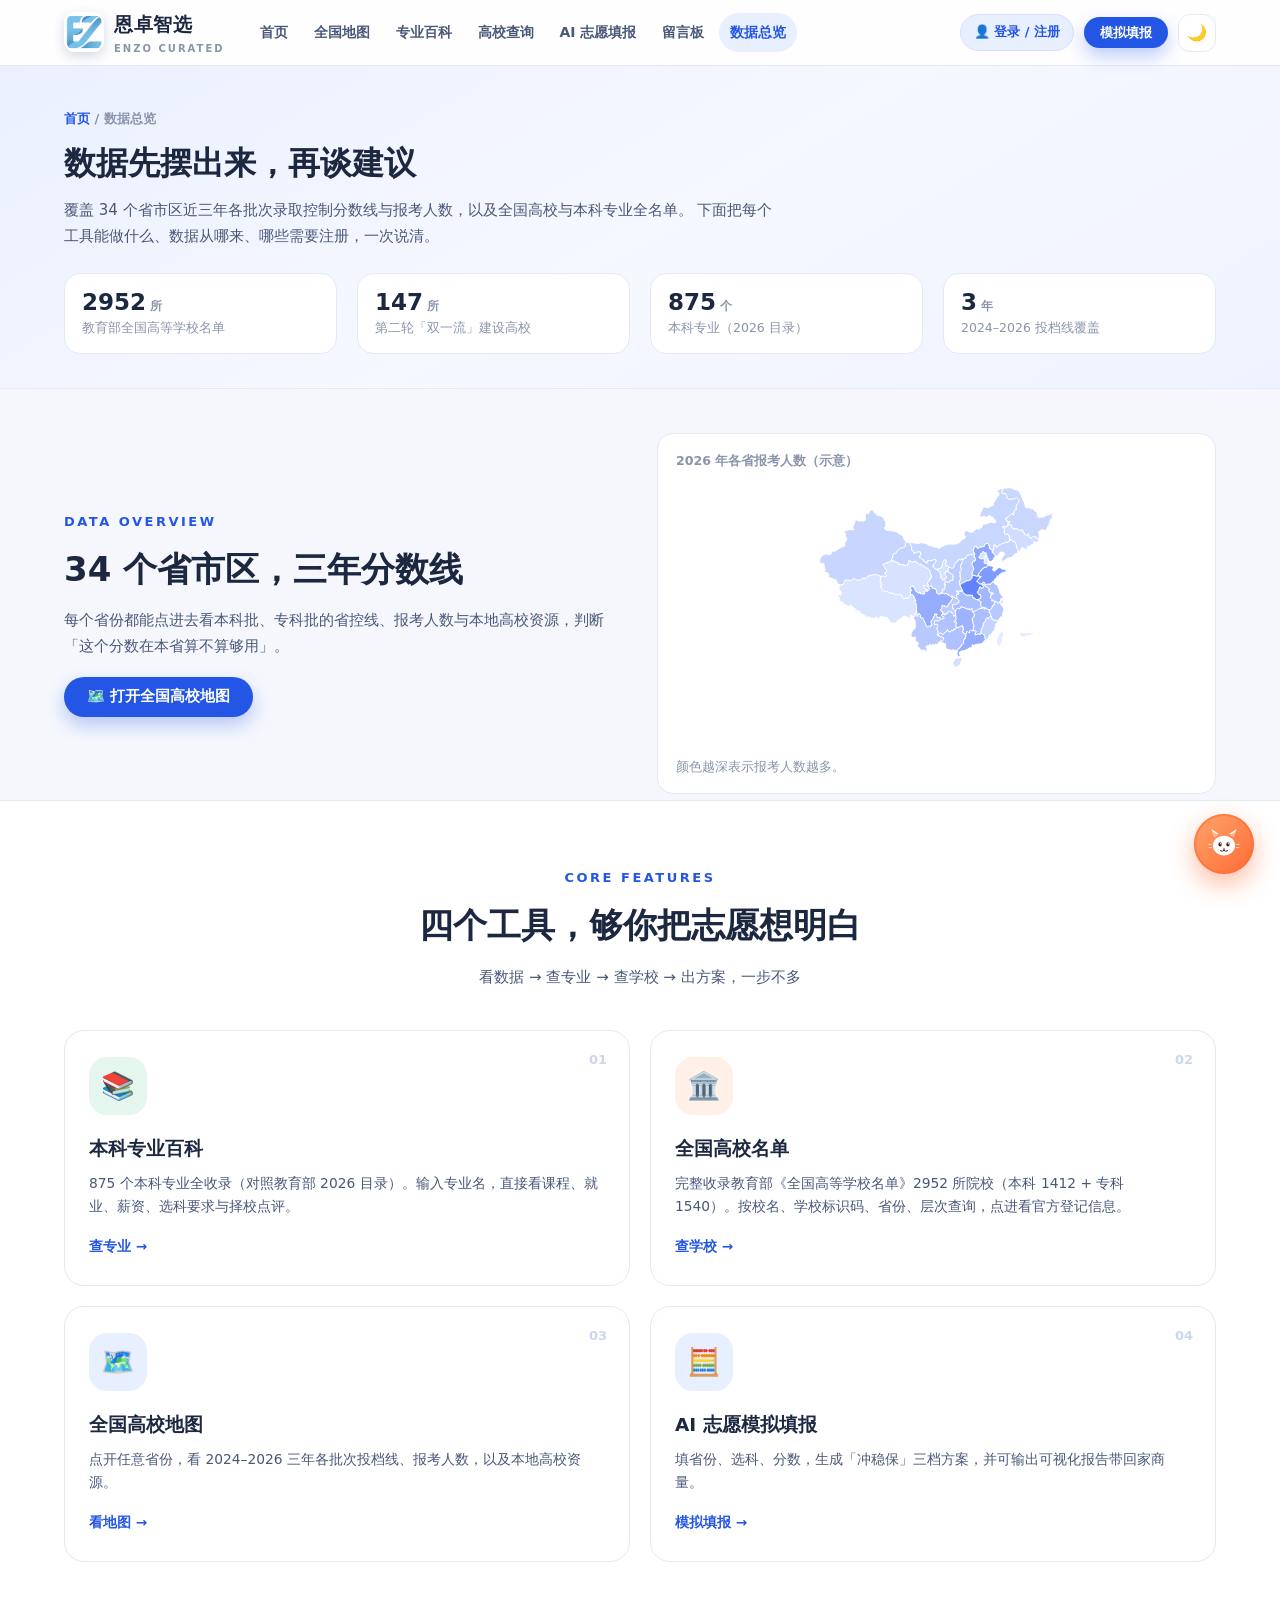
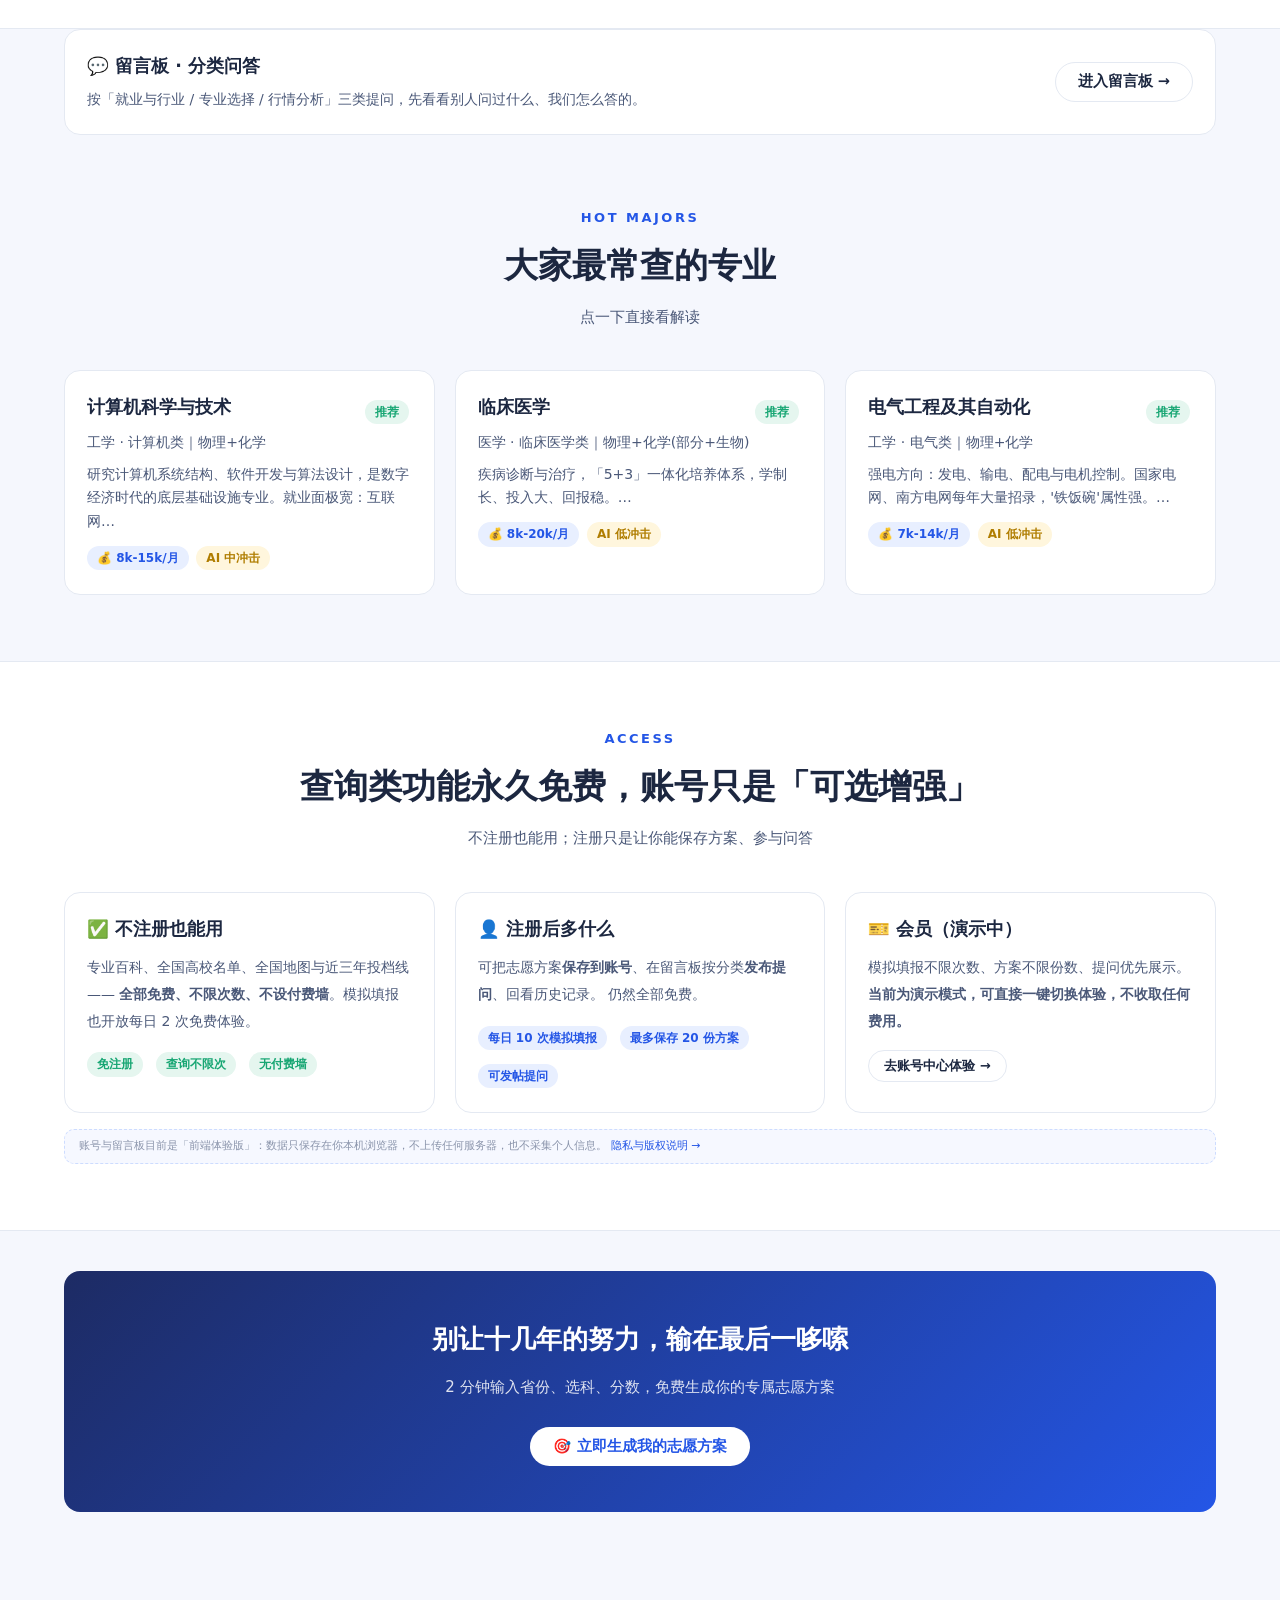
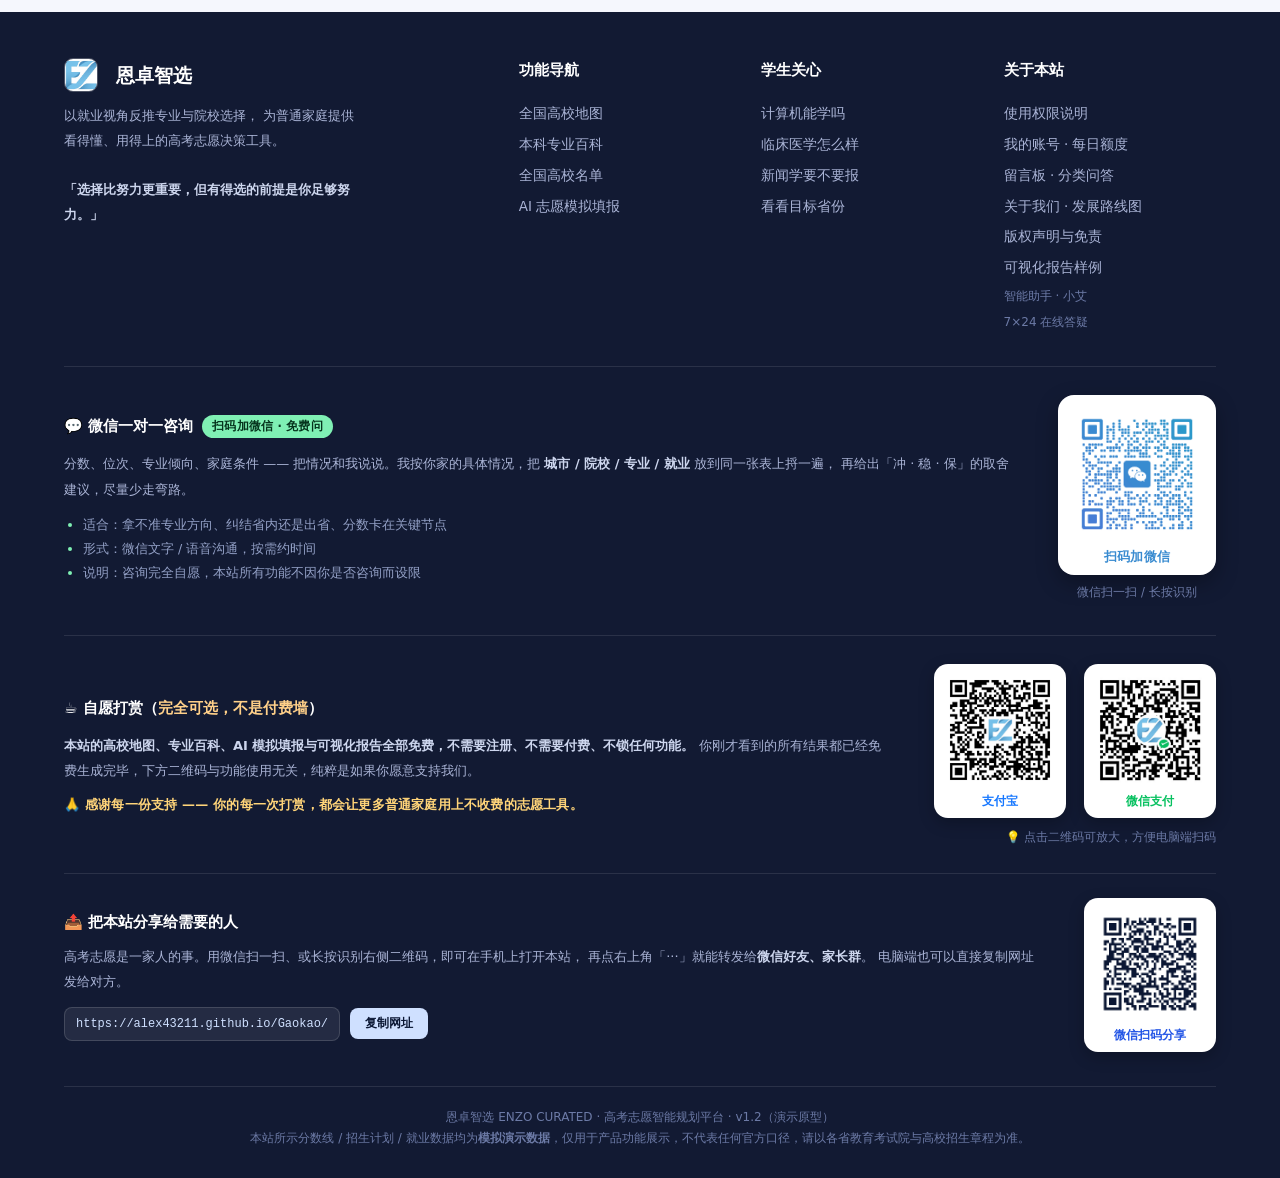
<file: overview.html>
<!DOCTYPE html>
<html lang="zh-CN">
<head>
<meta charset="UTF-8">
<meta name="viewport" content="width=device-width, initial-scale=1.0">
<title>数据总览 · 功能详解 — 恩卓智选</title>
<meta name="description" content="恩卓智选数据总览：34 个省市区近三年录取控制分数线与报考人数、2952 所高校名单、875 个本科专业、AI 志愿模拟填报与使用权限说明。">
<link rel="icon" type="image/jpeg" href="assets/logo.jpg">
<link rel="stylesheet" href="assets/css/style.css">
<link rel="stylesheet" href="assets/css/app.css">
<script>/* 首帧应用主题，避免深色模式刷新时白屏闪烁 */(function(){try{var t=localStorage.getItem("enzo_theme");if(t==="dark"){var d=document.documentElement;d.setAttribute("data-theme","dark");d.style.colorScheme="dark";}}catch(e){}})();</script>
</head>
<body>
<div id="siteHeader"></div>

<!-- ===== 页头 ===== -->
<section class="page-hero">
  <div class="container" style="padding-bottom:34px;">
    <div class="crumb"><a href="index.html">首页</a> / 数据总览</div>
    <h1>数据先摆出来，再谈建议</h1>
    <p>覆盖 34 个省市区近三年各批次录取控制分数线与报考人数，以及全国高校与本科专业全名单。
       下面把每个工具能做什么、数据从哪来、哪些需要注册，一次说清。</p>
    <div class="grid g4" style="margin-top:24px;">
      <div class="card" style="padding:15px 17px;">
        <div style="font-size:23px;font-weight:900;line-height:1.2;">2952<span style="font-size:12px;font-weight:700;color:var(--ink-3);"> 所</span></div>
        <div class="muted small">教育部全国高等学校名单</div>
      </div>
      <div class="card" style="padding:15px 17px;">
        <div style="font-size:23px;font-weight:900;line-height:1.2;">147<span style="font-size:12px;font-weight:700;color:var(--ink-3);"> 所</span></div>
        <div class="muted small">第二轮「双一流」建设高校</div>
      </div>
      <div class="card" style="padding:15px 17px;">
        <div style="font-size:23px;font-weight:900;line-height:1.2;">875<span style="font-size:12px;font-weight:700;color:var(--ink-3);"> 个</span></div>
        <div class="muted small">本科专业（2026 目录）</div>
      </div>
      <div class="card" style="padding:15px 17px;">
        <div style="font-size:23px;font-weight:900;line-height:1.2;">3<span style="font-size:12px;font-weight:700;color:var(--ink-3);"> 年</span></div>
        <div class="muted small">2024–2026 投档线覆盖</div>
      </div>
    </div>
  </div>
</section>

<!-- ===== 数据总览 + 迷你地图 ===== -->
<section class="section" style="padding:44px 0 6px;">
  <div class="container">
    <div class="grid g2" style="align-items:center; gap:34px;">
      <div>
        <div class="section-head" style="text-align:left; max-width:none; margin-bottom:18px;">
          <div class="tag">DATA OVERVIEW</div>
          <h2>34 个省市区，三年分数线</h2>
          <p>每个省份都能点进去看本科批、专科批的省控线、报考人数与本地高校资源，判断「这个分数在本省算不算够用」。</p>
        </div>
        <a class="btn btn-brand" href="map.html">🗺️ 打开全国高校地图</a>
      </div>
      <div class="card" style="padding:16px 18px;">
        <div style="font-size:12.6px;font-weight:800;color:var(--ink-3);margin-bottom:8px;">2026 年各省报考人数（示意）</div>
        <div id="heroMiniMap" class="hero-mini-map"></div>
        <div class="muted small" style="margin-top:6px;">颜色越深表示报考人数越多。</div>
      </div>
    </div>
  </div>
</section>

<!-- ===== 四大功能详解 ===== -->
<section class="section alt">
  <div class="container">
    <div class="section-head">
      <div class="tag">CORE FEATURES</div>
      <h2>四个工具，够你把志愿想明白</h2>
      <p>看数据 → 查专业 → 查学校 → 出方案，一步不多</p>
    </div>
    <div class="grid g2">
      <a class="feat-card" href="majors.html">
        <span class="num">01</span>
        <div class="ico ib-green">📚</div>
        <h3>本科专业百科</h3>
        <p>875 个本科专业全收录（对照教育部 2026 目录）。输入专业名，直接看课程、就业、薪资、选科要求与择校点评。</p>
        <span class="go">查专业 →</span>
      </a>
      <a class="feat-card" href="colleges.html">
        <span class="num">02</span>
        <div class="ico ib-accent">🏛️</div>
        <h3>全国高校名单</h3>
        <p>完整收录教育部《全国高等学校名单》2952 所院校（本科 1412 + 专科 1540）。按校名、学校标识码、省份、层次查询，点进看官方登记信息。</p>
        <span class="go">查学校 →</span>
      </a>
      <a class="feat-card" href="map.html">
        <span class="num">03</span>
        <div class="ico ib-brand">🗺️</div>
        <h3>全国高校地图</h3>
        <p>点开任意省份，看 2024–2026 三年各批次投档线、报考人数，以及本地高校资源。</p>
        <span class="go">看地图 →</span>
      </a>
      <a class="feat-card" href="plan.html">
        <span class="num">04</span>
        <div class="ico ib-brand">🧮</div>
        <h3>AI 志愿模拟填报</h3>
        <p>填省份、选科、分数，生成「冲稳保」三档方案，并可输出可视化报告带回家商量。</p>
        <span class="go">模拟填报 →</span>
      </a>
    </div>
  </div>
</section>

<!-- ===== 留言板入口 ===== -->
<section class="section" style="padding:0 0 6px;">
  <div class="container">
    <div class="card" style="display:flex; justify-content:space-between; align-items:center; gap:18px; flex-wrap:wrap;">
      <div>
        <h3 style="margin-bottom:6px;">💬 留言板 · 分类问答</h3>
        <p class="muted" style="font-size:14px;">按「就业与行业 / 专业选择 / 行情分析」三类提问，先看看别人问过什么、我们怎么答的。</p>
      </div>
      <a class="btn btn-ghost" href="board.html">进入留言板 →</a>
    </div>
  </div>
</section>

<!-- ===== 热门专业速览 ===== -->
<section class="section">
  <div class="container">
    <div class="section-head">
      <div class="tag">HOT MAJORS</div>
      <h2>大家最常查的专业</h2>
      <p>点一下直接看解读</p>
    </div>
    <div class="grid g3" id="hotMajors"></div>
  </div>
</section>

<!-- ===== 使用权限说明 ===== -->
<section class="section alt" id="access">
  <div class="container">
    <div class="section-head">
      <div class="tag">ACCESS</div>
      <h2>查询类功能永久免费，账号只是「可选增强」</h2>
      <p>不注册也能用；注册只是让你能保存方案、参与问答</p>
    </div>
    <div class="grid g3">
      <div class="card">
        <h3 style="display:flex;align-items:center;gap:8px;">✅ 不注册也能用</h3>
        <p class="mt-10" style="color:var(--ink-2);line-height:1.9;">
          专业百科、全国高校名单、全国地图与近三年投档线 ——
          <b>全部免费、不限次数、不设付费墙</b>。模拟填报也开放每日 2 次免费体验。
        </p>
        <div class="mt-16 flex wrap gap-10">
          <span class="chip green">免注册</span>
          <span class="chip green">查询不限次</span>
          <span class="chip green">无付费墙</span>
        </div>
      </div>
      <div class="card">
        <h3 style="display:flex;align-items:center;gap:8px;">👤 注册后多什么</h3>
        <p class="mt-10" style="color:var(--ink-2);line-height:1.9;">
          可把志愿方案<b>保存到账号</b>、在留言板按分类<b>发布提问</b>、回看历史记录。
          仍然全部免费。
        </p>
        <div class="mt-16 flex wrap gap-10">
          <span class="chip">每日 10 次模拟填报</span>
          <span class="chip">最多保存 20 份方案</span>
          <span class="chip">可发帖提问</span>
        </div>
      </div>
      <div class="card">
        <h3 style="display:flex;align-items:center;gap:8px;">🎫 会员（演示中）</h3>
        <p class="mt-10" style="color:var(--ink-2);line-height:1.9;">
          模拟填报不限次数、方案不限份数、提问优先展示。
          <b>当前为演示模式，可直接一键切换体验，不收取任何费用。</b>
        </p>
        <div class="mt-16">
          <a class="btn btn-ghost btn-sm" href="account.html">去账号中心体验 →</a>
        </div>
      </div>
    </div>
    <div class="demo-note mt-16" style="margin-top:16px;">
      账号与留言板目前是「前端体验版」：数据只保存在你本机浏览器，不上传任何服务器，也不采集个人信息。
      <a href="legal.html">隐私与版权说明 →</a>
    </div>
  </div>
</section>

<!-- ===== CTA ===== -->
<section class="section" style="padding: 40px 0 80px;">
  <div class="container">
    <div class="card text-center" style="padding: 46px 30px; background:linear-gradient(135deg,#1d2b64,#2456e6); border:none; color:#fff;">
      <h2 style="color:#fff; font-size:26px;">别让十几年的努力，输在最后一哆嗦</h2>
      <p style="color:rgba(255,255,255,.85); margin:14px 0 26px; font-size:15px;">2 分钟输入省份、选科、分数，免费生成你的专属志愿方案</p>
      <a class="btn" style="background:#fff; color:#2456e6;" href="plan.html">🎯 立即生成我的志愿方案</a>
    </div>
  </div>
</section>

<div id="siteFooter"></div>

<script src="assets/js/data-provinces.js"></script>
<script src="assets/js/data-majors.js"></script>
<script src="assets/js/data-majors-catalog.js"></script>
<script src="assets/js/data-majors-merge.js"></script>
<script src="assets/js/data-colleges.js"></script>
<script src="assets/js/data-colleges-all.js"></script>
<script src="assets/vendor/echarts.min.js"></script>
<script src="assets/json/china.js"></script>
<script src="assets/js/kb.js"></script>
<script src="assets/js/auth.js"></script>
<script src="assets/js/theme.js"></script>
<script src="assets/js/assistant.js"></script>
<script>
buildShell("overview");

/* 迷你地图：各省报考人数热度 */
(function () {
  const el = document.getElementById("heroMiniMap");
  if (!el || typeof echarts === "undefined") return;
  const chart = echarts.init(el);
  if (window.CHINA_GEO) echarts.registerMap("china", window.CHINA_GEO);

  /* 省界描边取当前主题的卡片底色，深色下才不会出现白框 */
  const edge = () => (getComputedStyle(document.documentElement)
    .getPropertyValue("--surface").trim() || "#ffffff");

  const list = [];
  Object.keys(window.PROVINCES || {}).forEach(k => {
    const p = window.PROVINCES[k];
    if (p.region === "台港澳") return;
    list.push({ name: p.full, value: p.candidates });
  });
  chart.setOption({
    tooltip: { show: false },
    visualMap: { show: false, min: 0, max: 140, inRange: { color: ["#dce7ff", "#5b7cff"] } },
    series: [{
      type: "map", map: "china", roam: false, zoom: 1.18,
      label: { show: false },
      itemStyle: { borderColor: edge(), borderWidth: 1, areaColor: "#e3ebff" },
      emphasis: { label: { show: false }, itemStyle: { areaColor: "#5b7cff" } },
      data: list
    }]
  });
  window.addEventListener("resize", () => chart.resize());
  /* 切换主题时同步描边色 */
  document.addEventListener("themechange", () => {
    chart.setOption({ series: [{ itemStyle: { borderColor: edge() } }] });
  });
})();

/* 热门专业速览 */
(function () {
  const box = document.getElementById("hotMajors");
  if (!box) return;
  const picks = ["计算机科学与技术", "临床医学", "电气工程及其自动化"]
    .map(n => (window.MAJORS || []).find(m => m.name === n)).filter(Boolean);
  box.innerHTML = picks.map(m => `
    <a class="card hoverable" href="majors.html?q=${encodeURIComponent(m.name)}" style="display:block;color:inherit;cursor:pointer;">
      <div class="flex between items-center">
        <h3>${m.name}</h3>
        <span class="chip ${m.rating >= 4 ? "green" : m.rating === 3 ? "gold" : "red"}">${m.rating >= 4 ? "推荐" : m.rating === 3 ? "看情况" : "谨慎"}</span>
      </div>
      <p class="muted small mb-8">${m.cat} · ${m.sub}｜${m.req}</p>
      <p>${m.intro.slice(0, 46)}…</p>
      <div class="mt-10">
        <span class="chip">💰 ${m.salary}/月</span>
        <span class="chip gold">AI ${m.aiRisk.includes("低") ? "低冲击" : m.aiRisk.includes("高") ? "高冲击" : "中冲击"}</span>
      </div>
    </a>`).join("");
})();
</script>
</body>
</html>
</file>
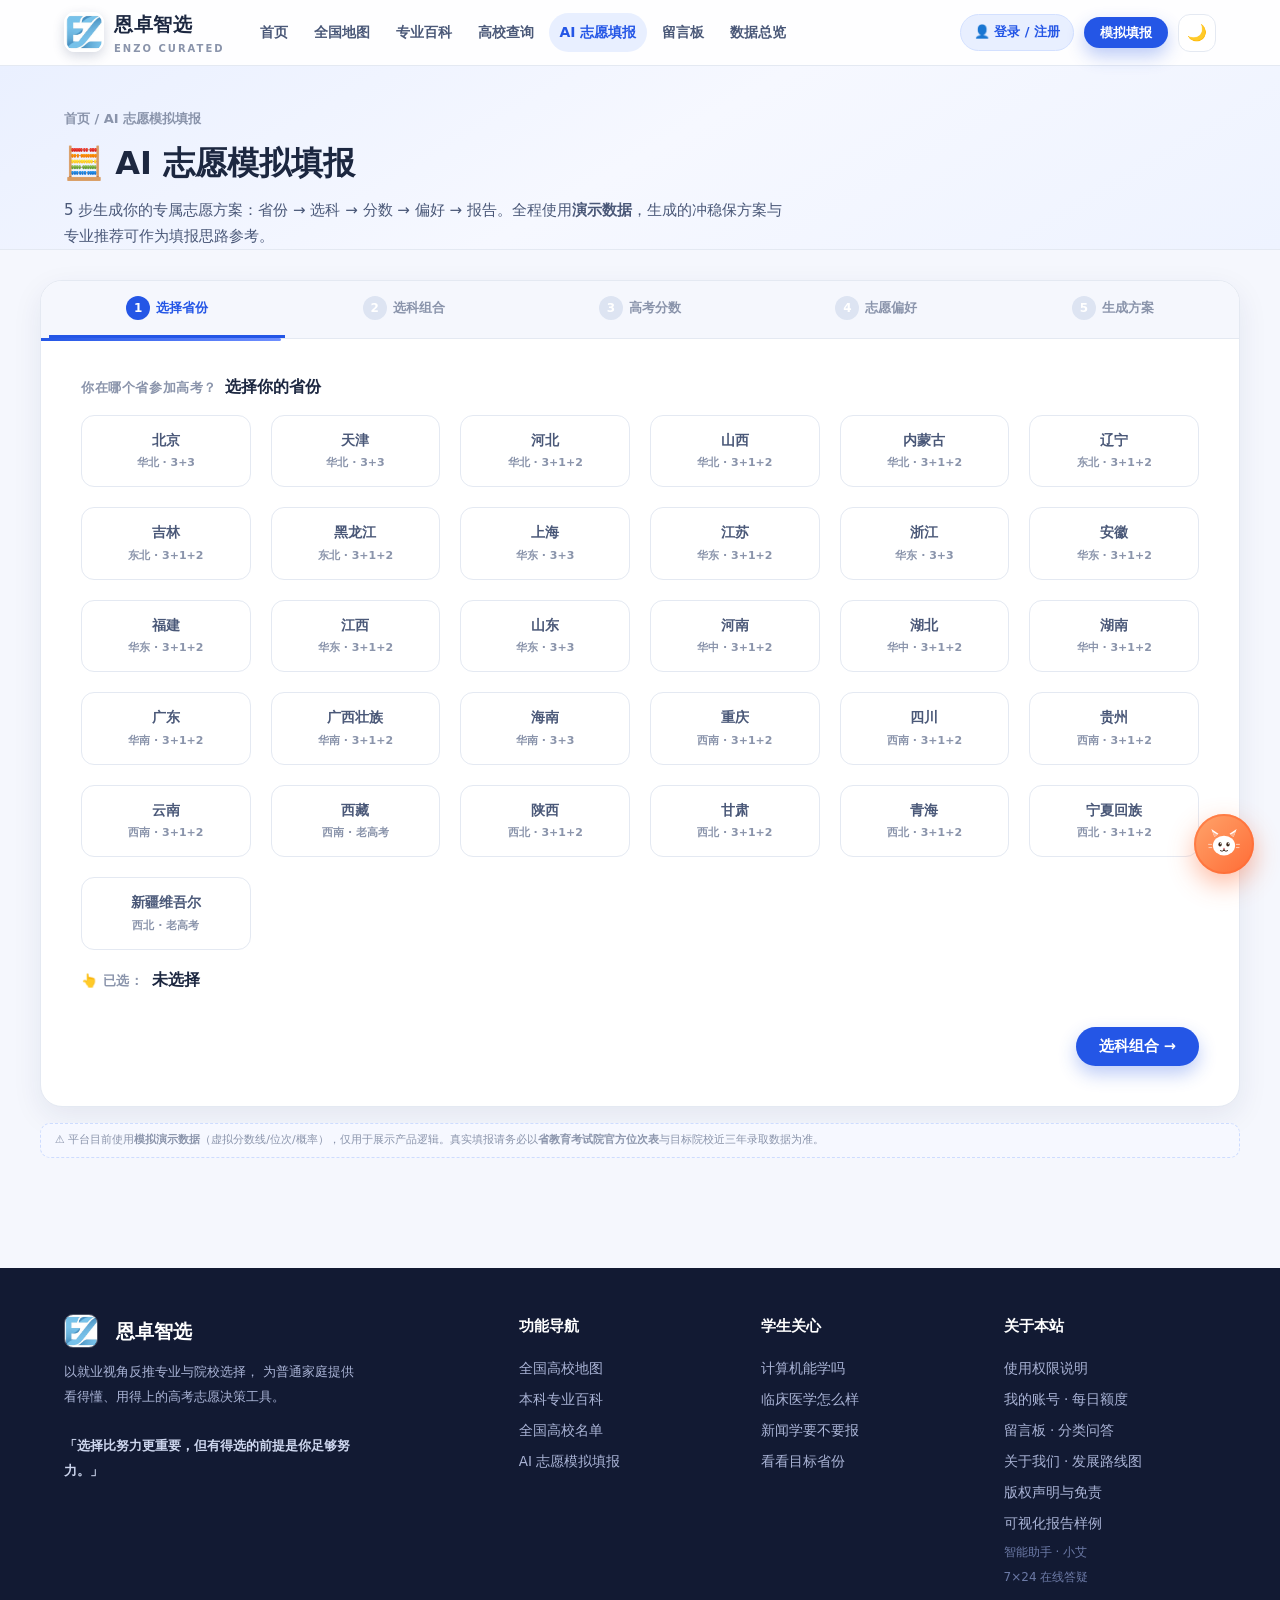
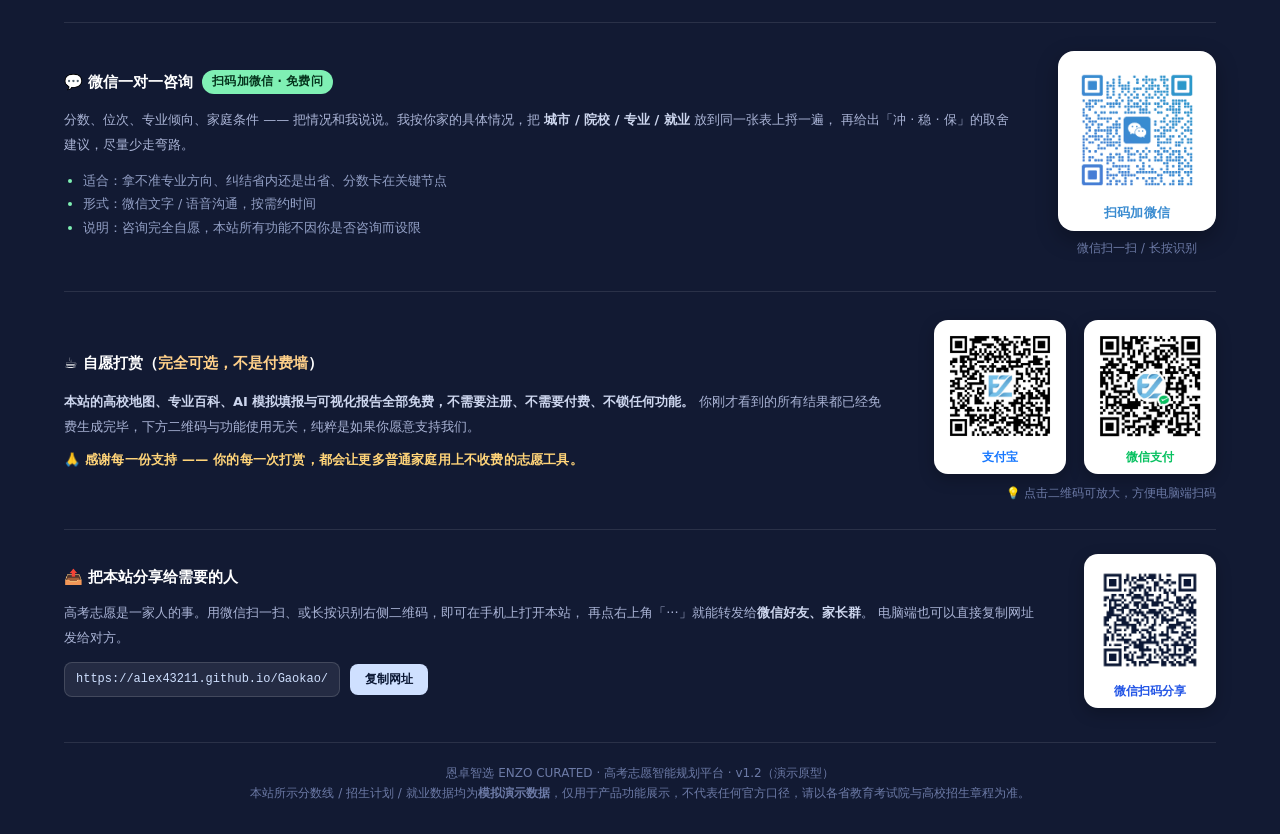
<file: plan.html>
<!DOCTYPE html>
<html lang="zh-CN">
<head>
<meta charset="UTF-8">
<meta name="viewport" content="width=device-width, initial-scale=1.0">
<title>AI 志愿模拟填报 · 恩卓智选</title>
<!-- share-meta:begin -->
<meta property="og:type" content="website">
<meta property="og:site_name" content="恩卓智选 · 高考志愿智能规划平台">
<meta property="og:title" content="AI 志愿模拟填报 · 生成冲稳保方案 | 恩卓智选">
<meta property="og:description" content="输入省份、选科与分数，智能生成「冲 · 稳 · 保」三档院校志愿方案；老高考省份按文理分科口径填报。">
<meta property="og:url" content="https://alex43211.github.io/Gaokao/plan.html">
<meta property="og:image" content="https://alex43211.github.io/Gaokao/assets/share-card.png">
<meta property="og:image:width" content="500">
<meta property="og:image:height" content="400">
<meta property="og:image:alt" content="恩卓智选 · 高考志愿智能规划平台">
<meta name="twitter:card" content="summary_large_image">
<meta name="twitter:title" content="AI 志愿模拟填报 · 生成冲稳保方案 | 恩卓智选">
<meta name="twitter:description" content="输入省份、选科与分数，智能生成「冲 · 稳 · 保」三档院校志愿方案；老高考省份按文理分科口径填报。">
<meta name="twitter:image" content="https://alex43211.github.io/Gaokao/assets/share-card.png">
<meta itemprop="image" content="https://alex43211.github.io/Gaokao/assets/share-card.png">
<link rel="canonical" href="https://alex43211.github.io/Gaokao/plan.html">
<!-- share-meta:end -->
<link rel="icon" type="image/jpeg" href="assets/logo.jpg">
<link rel="stylesheet" href="assets/css/style.css">
<link rel="stylesheet" href="assets/css/app.css">
<script>/* 首帧应用主题，避免深色模式刷新时白屏闪烁 */(function(){try{var t=localStorage.getItem("enzo_theme");if(t==="dark"){var d=document.documentElement;d.setAttribute("data-theme","dark");d.style.colorScheme="dark";}}catch(e){}})();</script>
</head>
<body>
<div id="siteHeader"></div>

<section class="page-hero">
  <div class="container">
    <div class="crumb">首页 / AI 志愿模拟填报</div>
    <h1>🧮 AI 志愿模拟填报</h1>
    <p>5 步生成你的专属志愿方案：省份 → 选科 → 分数 → 偏好 → 报告。全程使用<b>演示数据</b>，生成的冲稳保方案与专业推荐可作为填报思路参考。</p>
  </div>
</section>

<section class="container" style="padding:30px 0 90px;">
  <div class="wizard-card">
    <!-- 步骤条 -->
    <div class="wizard-steps" id="stepBar"></div>
    <!-- 步骤体 -->
    <div class="wizard-body" id="stepBody"></div>
  </div>
  <div class="demo-note mt-16">⚠️ 平台目前使用<b>模拟演示数据</b>（虚拟分数线/位次/概率），仅用于展示产品逻辑。真实填报请务必以<b>省教育考试院官方位次表</b>与目标院校近三年录取数据为准。</div>
</section>

<div id="siteFooter"></div>

<script src="assets/js/data-provinces.js"></script>
<script src="assets/js/data-colleges.js"></script>
<script src="assets/js/data-majors.js"></script>
<script src="assets/js/data-majors-catalog.js"></script>
<script src="assets/js/data-majors-merge.js"></script>
<script src="assets/vendor/echarts.min.js"></script>
<script src="assets/json/china.js"></script>
<script src="assets/js/kb.js"></script>
<script src="assets/js/auth.js"></script>
<script src="assets/js/theme.js"></script>
<script src="assets/js/assistant.js"></script>
<script>
buildShell("plan");

/* ================= 状态 ================= */
const steps = [
  { key: "prov", title: "选择省份" },
  { key: "subject", title: "选科组合" },
  { key: "score", title: "高考分数" },
  { key: "pref", title: "志愿偏好" },
  { key: "done", title: "生成方案" }
];
const form = {
  prov: null,        // 短名 e.g. 浙江
  provFull: null,
  subjects: [],      // 3+1+2 / 3+3：3 门选科；老高考：["物理"]=理科 或 ["历史"]=文科
  track: null,       // 仅老高考：「理科」/「文科」；其余模式为 null
  score: 560,
  isEstimate: true,
  pref: { major: "", city: "", family: "普通家庭", goal: "" }
};
let current = 0;

/* ================= 高考模式辅助 ================= */
// 由 PROVINCES[p].gaokao 派生三种模式：3+1+2 / 3+3 / 老高考
function gaokaoMode(p) {
  const g = (PROVINCES[p] && PROVINCES[p].gaokao) || "";
  if (g.includes("3+1+2")) return "3+1+2";
  if (g.includes("3+3")) return "3+3";
  if (g.includes("老高考")) return "老高考";
  return g || "3+1+2";
}
function isOldGaokao() { return !!form.prov && gaokaoMode(form.prov) === "老高考"; }
// 是否按「物理类 / 理科」口径划线：老高考看文理，新高考看是否选物理
function isPhysTrack() {
  if (isOldGaokao()) return form.track === "理科";
  return form.subjects.includes("物理");
}
// 当前口径对应的参考线分数
function curLine() {
  const prov = PROVINCES[form.prov];
  if (!prov) return 0;
  return isPhysTrack() ? prov.specialLineP : prov.specialLineH;
}
// 口径文案：老高考显示「理科 / 文科」，新高考显示「物理类 / 历史类」
function lineName() {
  if (isOldGaokao()) return form.track === "文科" ? "文科" : "理科";
  return isPhysTrack() ? "物理类" : "历史类";
}
// 考生档案里的选科展示：老高考显示「理科」「文科」，其余显示三门组合
function subjLabel(f) {
  if (f.track) return f.track;
  const arr = f.subjects || [];
  return arr.length ? arr.join(" + ") : "未选择";
}
// 步骤二标题随模式变化
function subjectStepTitle() { return isOldGaokao() ? "文理分科" : "选科组合"; }

/* ================= 步骤条 ================= */
function renderBar() {
  const bar = document.getElementById("stepBar");
  bar.innerHTML = steps.map((s, i) => `
    <div class="wstep ${i === current ? "on" : ""} ${i < current ? "done" : ""}" data-i="${i}">
      <span class="n">${i < current ? "✓" : i + 1}</span><span class="wstep-t">${s.key === "subject" ? subjectStepTitle() : s.title}</span>
    </div>`).join("") +
    `<div class="wstep-progress" style="width:${((current + 1) / steps.length * 100).toFixed(0)}%"></div>`;
  /* 已完成的步骤可直接点回，方便修改前面的选择 */
  bar.querySelectorAll(".wstep").forEach(el => {
    el.addEventListener("click", () => {
      const i = Number(el.dataset.i);
      if (i === current) return;
      if (i > current) { toast("请按顺序完成当前步骤"); return; }
      goto(i);
    });
  });
}
function goto(i) {
  if (i < 0 || i > steps.length - 1) return;
  if (i > current && !validateStep(current)) { toast("请先完成本步骤的选择"); return; }
  const changed = i !== current;
  current = i;
  renderBar();
  renderBody();
  if (changed) scrollStepTop();
}

/* ================= 步骤校验与渲染 ================= */
function validateStep(i) {
  const k = steps[i].key;
  if (k === "prov") return !!form.prov;
  if (k === "subject") return isOldGaokao() ? !!form.track : form.subjects.length === 3;
  if (k === "score") return form.score >= 200 && form.score <= 750;
  if (k === "pref") return true;
  return true;
}

function renderBody() {
  const body = document.getElementById("stepBody");
  const key = steps[current].key;
  if (key === "prov") return renderProv(body);
  if (key === "subject") return renderSubject(body);
  if (key === "score") return renderScore(body);
  if (key === "pref") return renderPref(body);
  if (key === "done") return renderDone(body);
}

function stepActions(body, { back = true, nextLabel = "下一步", onNext, canNext = true } = {}) {
  const wrap = document.createElement("div");
  wrap.className = "wizard-actions";
  if (back) {
    const b = document.createElement("button");
    b.className = "btn btn-ghost"; b.textContent = "← 上一步";
    b.onclick = () => goto(current - 1);
    wrap.appendChild(b);
  } else {
    const sp = document.createElement("span"); wrap.appendChild(sp);
  }
  const n = document.createElement("button");
  n.className = "btn btn-brand"; n.textContent = nextLabel;
  n.onclick = () => onNext ? onNext() : goto(current + 1);
  wrap.appendChild(n);
  body.appendChild(wrap);
}

/* ---------- 步骤1 省份 ---------- */
function renderProv(body) {
  body.innerHTML = `
    <div class="form-label">你在哪个省参加高考？<b>选择你的省份</b></div>
    <div class="grid g4" style="grid-template-columns:repeat(auto-fill,minmax(150px,1fr));" id="provGrid"></div>`;
  const box = body.querySelector("#provGrid");
  PROVINCE_LIST.forEach(p => {
    const d = PROVINCES[p];
    if (d.region === "台港澳") return;
    const o = document.createElement("div");
    o.className = "opt-card" + (form.prov === p ? " on" : "");
    o.innerHTML = `${d.full.replace(/(省|市|自治区|特别行政区)/g, "")}<small>${d.region} · ${gaokaoMode(p)}</small>`;
    o.onclick = () => {
      // 换省则重置选科——不同省份高考模式可能不同（如新疆/西藏为老高考）
      if (form.prov !== p) { form.subjects = []; form.track = null; }
      form.prov = p; form.provFull = d.full;
      renderProv(body);
    };
    box.appendChild(o);
  });
  const hint = document.createElement("div");
  hint.className = "form-label mt-16";
  hint.innerHTML = `👆 已选：<b>${form.prov ? PROVINCES[form.prov].full : "未选择"}</b>` +
    (form.prov ? `<span class="chip green ml-8">${PROVINCES[form.prov].gaokao}</span>` : "");
  body.appendChild(hint);
  stepActions(body, { back: false, nextLabel: "选科组合 →", onNext: () => { if (!form.prov) { toast("请先选择你的省份"); return; } goto(1); } });
}

/* ---------- 步骤2 选科 ---------- */
const ALL_SUBJECTS = ["物理", "化学", "生物", "政治", "历史", "地理"];
const COMBO_INFO = {
  "物理": "可选超 95% 理工医专业",
  "化学": "计算机/医学/材料硬门槛",
  "生物": "医学生物类专业友好",
  "政治": "法学/公安/马理论需选",
  "历史": "文科专业大门钥匙",
  "地理": "部分地学/城乡规划需要"
};
function renderSubject(body) {
  // 老高考（新疆、西藏）：只分文/理，不选具体科目
  if (isOldGaokao()) return renderTrack(body);
  body.innerHTML = `
    <div class="form-label">你选了哪三门？<b>选科组合（3+1+2 / 3+3）</b></div>
    <div class="demo-note mb-16">演示版将「物理+化学」视为工科/医科通行组合；若你未选物理，推荐专业将自动切换为文科向。</div>
    <div class="select-grid" id="subGrid" style="grid-template-columns:repeat(3,1fr);"></div>`;
  const box = body.querySelector("#subGrid");
  ALL_SUBJECTS.forEach(s => {
    const sel = form.subjects.includes(s);
    const o = document.createElement("div");
    o.className = "opt-card" + (sel ? " on" : "");
    o.style.cssText = sel ? "border-color:var(--brand);background:var(--brand-soft);" : "";
    o.innerHTML = `<span style="font-size:17px;">${s}</span><small>${COMBO_INFO[s]}</small>`;
    o.onclick = () => {
      const i = form.subjects.indexOf(s);
      if (i >= 0) form.subjects.splice(i, 1);
      else if (form.subjects.length < 3) form.subjects.push(s);
      else { toast("只能选 3 门，先取消一门再选"); return; }
      renderSubject(body);
    };
    box.appendChild(o);
  });
  const hint = document.createElement("div");
  hint.className = "form-label mt-16";
  hint.innerHTML = `👆 已选 <b>${form.subjects.length}/3</b>：<b style="color:var(--brand)">${form.subjects.join(" + ") || "尚未选择"}</b>`;
  body.appendChild(hint);
  stepActions(body, { nextLabel: "填写分数 →", onNext: () => { if (form.subjects.length !== 3) { toast("请选择恰好 3 门选科"); return; } goto(2); } });
}

/* 老高考：仅文科 / 理科两个选项 */
const OLD_TRACKS = [
  { k: "理科", sub: "物理", desc: "可报理工农医类，含计算机、电子、医学等" },
  { k: "文科", sub: "历史", desc: "可报文史哲法经管类" }
];
function renderTrack(body) {
  body.innerHTML = `
    <div class="form-label">你是文科生还是理科生？<b>老高考 · 文理分科</b></div>
    <div class="demo-note mb-16">${form.provFull || "该省"} 2026 年仍实行<b>老高考（文理分科）</b>：只分文科、理科，不再选具体科目。文科考生不能报考要求「物理」的专业。</div>
    <div class="select-grid" id="trackGrid" style="grid-template-columns:repeat(2,1fr);"></div>`;
  const box = body.querySelector("#trackGrid");
  OLD_TRACKS.forEach(t => {
    const sel = form.track === t.k;
    const o = document.createElement("div");
    o.className = "opt-card" + (sel ? " on" : "");
    o.setAttribute("data-track", t.k);
    o.style.cssText = sel ? "border-color:var(--brand);background:var(--brand-soft);" : "";
    o.innerHTML = `<span style="font-size:17px;">${t.k}</span><small>${t.desc}</small>`;
    o.onclick = () => { form.track = t.k; form.subjects = [t.sub]; renderSubject(body); };
    box.appendChild(o);
  });
  const hint = document.createElement("div");
  hint.className = "form-label mt-16";
  hint.innerHTML = `👆 已选：<b style="color:var(--brand)">${form.track || "尚未选择"}</b>` +
    (form.track ? `<span class="chip green ml-8">老高考</span>` : "");
  body.appendChild(hint);
  stepActions(body, { nextLabel: "填写分数 →", onNext: () => { if (!form.track) { toast("请选择文科或理科"); return; } goto(2); } });
}

/* ---------- 步骤3 分数 ---------- */
function renderScore(body) {
  const minScore = 400, maxScore = 700;
  body.innerHTML = `
    <div class="form-label">你的高考成绩？<b>预估或实际分数</b></div>
    <div class="flex wrap gap-10 mb-16">
      <button class="btn btn-sm ${!form.isEstimate ? "btn-brand" : "btn-ghost"}" id="realBtn">已出分（实际分数）</button>
      <button class="btn btn-sm ${form.isEstimate ? "btn-brand" : "btn-ghost"}" id="estBtn">还没出分（预估）</button>
    </div>
    <div class="demo-note mb-16">${form.provFull ? `你的省份：${form.provFull}（${gaokaoMode(form.prov)}）。演示参考线（${lineName()}）约 ${curLine()} 分，可拖动分数感受冲稳保变化。` : ""}</div>
    <div class="score-slider">
      <div class="score-row mb-16">
        <div>
          <span class="score-value" id="scoreVal">${form.score}</span>
          <small>分</small>
        </div>
        <span class="chip" id="scoreTag">—</span>
      </div>
      <input type="range" id="scoreRange" min="${minScore}" max="${maxScore}" step="1" value="${form.score}">
      <div class="slider-ticks"><span>400</span><span>450</span><span>500</span><span>550</span><span>600</span><span>650</span><span>700</span></div>
    </div>`;
  const range = body.querySelector("#scoreRange");
  const val = body.querySelector("#scoreVal");
  const tag = body.querySelector("#scoreTag");
  function update() {
    form.score = +range.value;
    val.textContent = form.score;
    const line = curLine();
    const diff = form.score - line;
    if (diff >= 40) { tag.textContent = "冲 985/顶尖211 段"; tag.className = "chip"; }
    else if (diff >= 10) { tag.textContent = "211/重点一本段"; tag.className = "chip green"; }
    else if (diff >= -15) { tag.textContent = "一本压线段"; tag.className = "chip gold"; }
    else { tag.textContent = "一段线下/专科段"; tag.className = "chip red"; }
  }
  range.addEventListener("input", update);
  update();
  body.querySelector("#realBtn").onclick = () => { form.isEstimate = false; renderScore(body); };
  body.querySelector("#estBtn").onclick = () => { form.isEstimate = true; renderScore(body); };
  stepActions(body, { nextLabel: "志愿偏好 →", onNext: () => goto(3) });
}

/* ---------- 步骤4 偏好 ---------- */
function renderPref(body) {
  const majorOpts = ["计算机类", "电子信息类", "医学类", "师范类", "经管财经类", "法学类", "机械电气类", "不限/听推荐"];
  const cityOpts = ["一线城市", "新一线", "省会城市", "离家近", "不限"];
  const goalOpts = ["本科就业", "考研深造", "考公进体制", "出国留学", "还没想好"];
  const famOpts = ["普通工薪家庭", "条件宽裕有支持", "困难家庭需尽快就业"];
  body.innerHTML = `
    <div class="form-label">① 倾向的专业方向？<b>（可多选，最多3个）</b></div>
    <div class="flex wrap gap-10 mb-24" id="prefMajor"></div>
    <div class="form-label">② 城市偏好？<b>单选</b></div>
    <div class="flex wrap gap-10 mb-24" id="prefCity"></div>
    <div class="form-label">③ 家庭/发展目标？<b>单选 × 1</b></div>
    <div class="select-grid" id="prefGoal" style="grid-template-columns:repeat(4,1fr);"></div>
    <div class="form-label mt-24">④ 家庭条件？<b>单选</b></div>
    <div class="select-grid" id="prefFam" style="grid-template-columns:repeat(3,1fr);"></div>`;

  // major 多选
  const mb = body.querySelector("#prefMajor");
  majorOpts.forEach(o => {
    const b = document.createElement("button");
    const on = form.pref.major.includes(o);
    b.className = "btn btn-sm " + (on ? "btn-brand" : "btn-ghost");
    b.textContent = o;
    b.onclick = () => {
      const arr = form.pref.major = Array.isArray(form.pref.major) ? form.pref.major : [];
      const i = arr.indexOf(o);
      if (i >= 0) arr.splice(i, 1);
      else if (arr.length < 3) arr.push(o);
      else { toast("最多选 3 个方向"); return; }
      renderPref(body);
    };
    mb.appendChild(b);
  });
  // city 单选
  const cb = body.querySelector("#prefCity");
  cityOpts.forEach(o => {
    const b = document.createElement("button");
    b.className = "btn btn-sm " + (form.pref.city === o ? "btn-brand" : "btn-ghost");
    b.textContent = o;
    b.onclick = () => { form.pref.city = o; renderPref(body); };
    cb.appendChild(b);
  });
  // goal 单选
  const gb = body.querySelector("#prefGoal");
  goalOpts.forEach(o => {
    const d = document.createElement("div");
    d.className = "opt-card" + (form.pref.goal === o ? " on" : "");
    d.innerHTML = o;
    d.onclick = () => { form.pref.goal = o; renderPref(body); };
    gb.appendChild(d);
  });
  // family 单选
  const fb = body.querySelector("#prefFam");
  famOpts.forEach(o => {
    const d = document.createElement("div");
    d.className = "opt-card" + (form.pref.family === o ? " on" : "");
    d.innerHTML = o.replace(/^/, "<b>").replace(/$/, "</b>");
    d.onclick = () => { form.pref.family = o; renderPref(body); };
    fb.appendChild(d);
  });
  stepActions(body, { nextLabel: "生成志愿方案 →", onNext: () => { if (!form.pref.city) { toast("请选择城市偏好"); return; } if (!form.pref.family) { toast("请选择家庭条件"); return; } goto(4); } });
}

/* ---------- 步骤5 生成（+ 跳转报告） ---------- */
function renderDone(body) {
  const line = curLine();
  const diff = form.score - line;
  /* 顺序很重要：先档案 → 再方案预览 → 最后才是操作按钮。
     旧版把按钮 append 在 miniPreview 之前，手机上首屏只剩按钮，
     再往下就是页脚收款码 —— 用户误以为「进来就要扫码付钱」。 */
  body.innerHTML = `
    <div class="text-center" style="padding: 8px 0 6px;">
      <div style="font-size:44px; line-height:1">🎉</div>
      <h2 style="font-size:22px; font-weight:900; margin-top:8px;">方案已生成，往下看你的冲稳保搭配</h2>
      <p class="muted mt-10">考生档案：${form.provFull} · ${gaokaoMode(form.prov)} · ${subjLabel(form)} · ${form.score} 分${form.isEstimate ? "（预估）" : ""}</p>
      <div class="mt-16 flex wrap gap-10" style="justify-content:center;">
        <span class="chip">参考线 ${line} 分（${lineName()}）</span>
        <span class="chip green">高于线 ${diff > 0 ? "+" : ""}${diff}</span>
        <span class="chip">偏好：${form.pref.major.length ? form.pref.major.join("/") : "系统推荐"}</span>
        <span class="chip gold">目标：${form.pref.goal}</span>
      </div>
    </div>
    <div id="miniPreview" class="mt-24"></div>`;

  // 即时预览方案（不存 localStorage，仅展示代表院校）
  const pv = generatePlan();
  const pvEl = document.getElementById("miniPreview");
  if (pvEl) {
    const bucket = (label, color, arr) => {
      const top = (arr || []).slice(0, 2).map(c =>
        `<span class="chip" style="border:1.5px solid ${color}; color:${color}; background:#fff;">${c.name} ${c.prob}%</span>`).join("");
      return top ? `<div class="flex gap-10 items-center wrap" style="margin-bottom:10px;"><span class="chip" style="background:${color}; color:#fff;">${label}</span>${top || '<span class="muted small">该档暂无匹配，将自动并入邻档</span>'}</div>` : "";
    };
    pvEl.innerHTML = `
      <div style="background:#f7f9ff; border:1px dashed #cddcff; border-radius:14px; padding:16px 18px;">
        <b class="small text-brand">🔎 方案速览</b>
        ${bucket("🔴 冲", "#7b2ff7", pv.chong)}
        ${bucket("🟢 稳", "#2a7cff", pv.wen)}
        ${bucket("🟢 保", "#17a673", pv.bao)}
        <div class="muted small mt-10">以上为演示数据生成的院校搭配，下方按钮可打开完整可视化报告。</div>
      </div>`;
  }

  /* 额度提示 + 保存到账号（放在操作按钮之前，顺序：档案 → 方案 → 额度 → 按钮） */
  const q = Auth.quota("plan");
  const canGo = q.unlimited || q.remain > 0;
  const side = document.createElement("div");
  side.className = "mt-16";
  side.innerHTML = `
    <div class="notice ${canGo ? "info" : "danger"}">
      <span class="nt-ico">${canGo ? "🎯" : "⛔"}</span>
      <div>
        今日模拟填报额度：<b>${q.unlimited ? "不限次数" : q.remain + " / " + q.limit + " 次剩余"}</b>
        （${esc(q.roleLabel)}${Auth.me() ? " · " + esc(Auth.me().name) : " · 未登录"}）。
        ${canGo ? "打开可视化报告会消耗 1 次。" : "今天额度已用完，可升级会员，或明天 0 点后再来。"}
        <div style="margin-top:10px;" class="flex wrap gap-10">
          <button class="btn btn-ghost btn-sm" id="savePlanBtn">💾 保存到我的账号</button>
          <a class="btn btn-ghost btn-sm" href="account.html">账号与额度 →</a>
        </div>
      </div>
    </div>`;
  body.appendChild(side);

  side.querySelector("#savePlanBtn").onclick = () => {
    const r = Auth.savePlan({
      title: `${form.provFull} · ${subjLabel(form)} · ${form.score} 分志愿方案`,
      summary: `参考线 ${line} 分（${lineName()}）｜冲 ${pv.chong.length} · 稳 ${pv.wen.length} · 保 ${pv.bao.length}`,
      payload: { form: JSON.parse(JSON.stringify(form)), ts: Date.now() }
    });
    toast(r.msg);
    if (!r.ok && r.guest) { setTimeout(() => { location.href = "account.html?next=plan.html"; }, 900); }
  };

  /* 按钮放在内容之后 —— 用户读完方案才看到操作 */
  stepActions(body, {
    nextLabel: "📊 在新窗口打开可视化报告",
    back: true,
    onNext: () => {
      /* 消耗一次每日额度（游客 2 次 / 注册 10 次 / 会员不限） */
      const c = Auth.consume("plan");
      if (!c.ok) { toast(c.msg); return; }
      // 生成推荐数据并保存（报告页读取时会展平 result 字段）
      const result = generatePlan();
      localStorage.setItem("zhitu_plan_v1", JSON.stringify({ form, result, ts: Date.now() }));
      const w = window.open("report.html?from=1", "_blank");
      if (!w) toast("浏览器拦截了新窗口，请允许弹窗后重试");
      else toast(c.info.unlimited ? "已打开报告（会员不限次数）" : "已打开报告，今日剩余 " + c.info.remain + " 次");
    }
  });

  /* 切换步骤后回到顶部，避免停在上一屏的滚动位置（用户反馈的「突兀感」来源之一） */
  scrollStepTop();
}

/* 每次换步骤都把视口带回步骤区顶部 */
function scrollStepTop() {
  const card = document.querySelector(".wizard-card");
  if (!card) return;
  const y = card.getBoundingClientRect().top + window.pageYOffset - 76;
  window.scrollTo({ top: y < 0 ? 0 : y, behavior: "smooth" });
}

/* ================= 推荐引擎（演示版） ================= */
/*
  模型说明（演示逻辑，非真实算法）：
  - 库内院校 ref 分数视为「该校在录取竞争中的相对位置」（全国统一尺度，约 480~694）；
  - 换算到考生所在省：该校演示录取线 schoolLine = 本省一段线 + (ref - 545)；
    —— 即 ref≈545 的院校大致贴着本省一段线，ref 越高录取线越高（强省水涨船高，自洽）。
  - 录取概率：prob = 50 + (score - schoolLine) * 3，夹在 [3, 97]；
    分数高过录取线越多概率越高。
  - 修正项：未选物理报理工科扣分、专业偏好匹配加分、家庭条件影响推荐倾向。
*/
function probOf(score, schoolLine, c, phys) {
  let p = 50 + (score - schoolLine) * 3;
  // 未选物理但院校偏硬核理工：降匹配度
  if (!phys && (c.type === "理工" || /计算机|电子|通信|微电子|机械|电气/.test(c.tags.join("")))) p -= 22;
  // 偏好匹配加分
  const prefs = Array.isArray(form.pref.major) ? form.pref.major : [];
  const tagStr = (c.tags || []).join("") + (c.type || "") + (c.name || "");
  if (prefs.some(x => tagStr.includes(x.replace("类", "").replace("方向", "").slice(0, 2)) || c.name.includes(x.replace("类", "").slice(0, 2)))) p += 6;
  return Math.max(3, Math.min(97, Math.round(p)));
}

function cityPass(c) {
  const city = form.pref.city;
  if (!city || city === "不限") return true;
  const yx = ["北京", "上海", "广东"];                       // 一线
  const newYx = ["江苏", "浙江", "四川", "湖北", "陕西", "重庆", "天津", "山东", "湖南", "安徽", "福建", "辽宁", "河南", "河北"]; // 新一线/强省会
  if (city === "一线城市") return yx.includes(c.prov);
  if (city === "新一线") return yx.includes(c.prov) || newYx.includes(c.prov);
  if (city === "省会城市") return true; // 演示：全部近似为城市内高校
  if (city === "离家近") return c.prov === form.prov;
  return true;
}

function generatePlan() {
  const prov = PROVINCES[form.prov];
  const phys = isPhysTrack();
  const line = curLine();
  const score = form.score;
  const scoreDiff = score - line;
  const isPoor = (form.pref.family || "").includes("困难");
  const isGrad = form.pref.goal === "考研深造";

  const buckets = { chong: [], wen: [], bao: [] };
  COLLEGES.forEach(c => {
    if (!cityPass(c)) return;
    const schoolLine = line + (c.ref - 545);
    let prob = probOf(score, schoolLine, c, phys);
    // 困难家庭：倾向就业确定性的师范/医学/计算机/财经（保就业导向），给轻微加成不影响分档太多
    if (isPoor && /师范|医药|计算机|财经/.test(c.type + c.tags.join(""))) prob += 4;
    if (isGrad && c.level === "985") prob += 4; // 深造偏好：985 平台加成
    prob = Math.max(3, Math.min(97, prob));
    const item = { ...c, prob, gap: Math.round(schoolLine - score) };
    if (prob >= 72) buckets.bao.push(item);
    else if (prob >= 45) buckets.wen.push(item);
    else buckets.chong.push(item);
  });

  // 各档按「概率距离中间带」排序，尽量在档内靠近但清晰
  const nearCenter = (arr) => arr.sort((a, b) => Math.abs(a.prob - 60) - Math.abs(b.prob - 60));
  nearCenter(buckets.chong);
  nearCenter(buckets.wen);
  nearCenter(buckets.bao);

  const take = (arr, n) => arr.slice(0, n);
  // 若某档不足 4 个，从邻档借用并保证仍呈现冲/稳/保含义
  const chong = take(buckets.chong, 4);
  const wen = take(buckets.wen, 4);
  const bao = take(buckets.bao, 4);
  const borrow = (target, src, n) => { while (target.length < n && src.length) target.push(src.shift()); };
  borrow(chong, buckets.wen, 4);
  borrow(wen, buckets.bao, 4);
  borrow(bao, buckets.chong, 4);   // 兜底若 chong 借空了也没有关系

  // 专业推荐：按选科/文理 + 偏好 + 就业确定性的规则推荐（演示）
  const physBased = phys ? [
    { name: "计算机科学与技术", why: "就业面最宽、薪资上限高，普通家庭性价比之选", match: 96 },
    { name: "电气工程及其自动化", why: "进电网稳定，工科里确定性最强", match: 93 },
    { name: "电子信息工程", why: "卡脖子领域人才缺口大", match: 91 },
    { name: "临床医学", why: "铁饭碗属性，越老越吃香（需长线投入）", match: 88 },
    { name: "自动化", why: "智能制造转型核心，考研后价值翻倍", match: 86 }
  ] : [
    { name: "汉语言文学(师范)", why: "考编当老师，文科最优稳定出口", match: 93 },
    { name: "法学", why: "考公法检岗位多，需拼名校或深造", match: 85 },
    { name: "会计学", why: "实用性强，考下CPA就业有保障", match: 88 },
    { name: "财政学", why: "税务系统考公对口", match: 84 },
    { name: "网络与新媒体", why: "内容产业技能型岗位", match: 78 }
  ];
  const majorRecs = physBased.map(x => ({ ...x, id: x.name }));

  return {
    ts: Date.now(),
    province: { short: form.prov, full: form.provFull, line, gaokao: prov.gaokao, mode: gaokaoMode(form.prov), track: form.track || null, lineName: lineName() },
    subjects: form.subjects,
    track: form.track || null,
    phys,
    score,
    estimate: form.isEstimate,
    scoreDiff,
    pref: form.pref,
    chong, wen, bao,
    majorRecs,
    conclusion: buildConclusion(phys, scoreDiff, form, isPoor)
  };
}

function buildConclusion(phys, scoreDiff, f, isPoor) {
  let a = "";
  if (isPoor) a += "你提到家庭条件需要尽快就业，本方案已倾向「就业确定性优先」：冲稳保三档均以就业面宽、可迁移的专业为主，慎选需要漫长深造才能兑现的冷门方向。";
  else if (f.pref.goal === "考研深造") a += "你目标是考研深造，方案在「稳/保」档多保留 985/211 平台院校——深造更看重学校平台与学风，专业匹配度其次。";
  else if (f.pref.goal === "考公进体制") a += "你倾向考公进体制，建议优先报考法学、财政学、计算机、汉语言等「考公友好专业」，并关注目标省份选调生院校名单。";
  else a += "你计划本科毕业后直接就业，方案以「专业就业面+城市机会密度」为优先：理工看专业壁垒，文科看学校平台。";

  const seg = scoreDiff >= 40 ? "你处在「顶尖竞争段」，选择面最广，但仍要克制冲名校冷门专业的冲动，防止滑档。" :
    scoreDiff >= 10 ? "你处在「重点本科段」，冲稳保结构最健康：敢冲好平台，保底要扎实。" :
    scoreDiff >= -15 ? "你处在「压线段」，务必把保底志愿填厚，避免整体滑到下一批次。" :
    "你距一段线还有距离，建议重点关注「征集志愿、专科提前批与职业本科」，先上车再换道。";
  return a + seg;
}

goto(0);
</script>
</body>
</html>
</file>
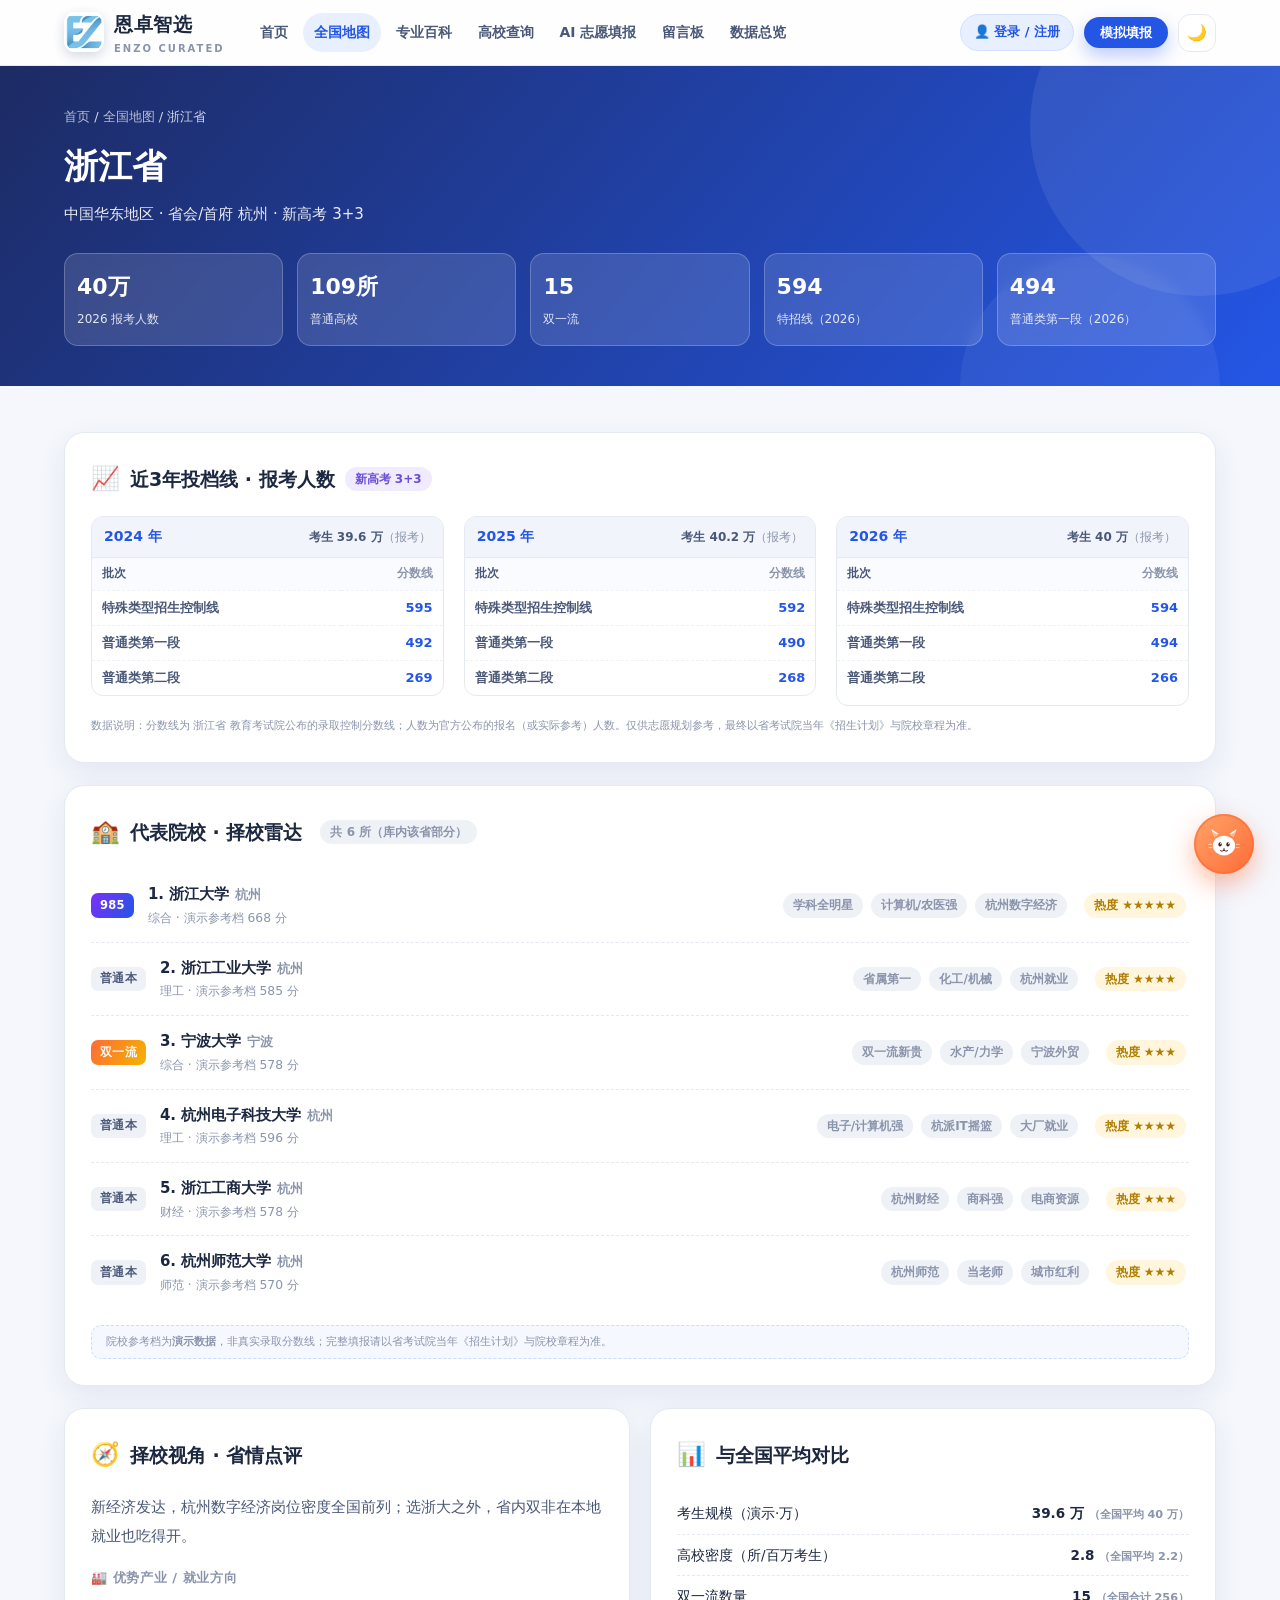
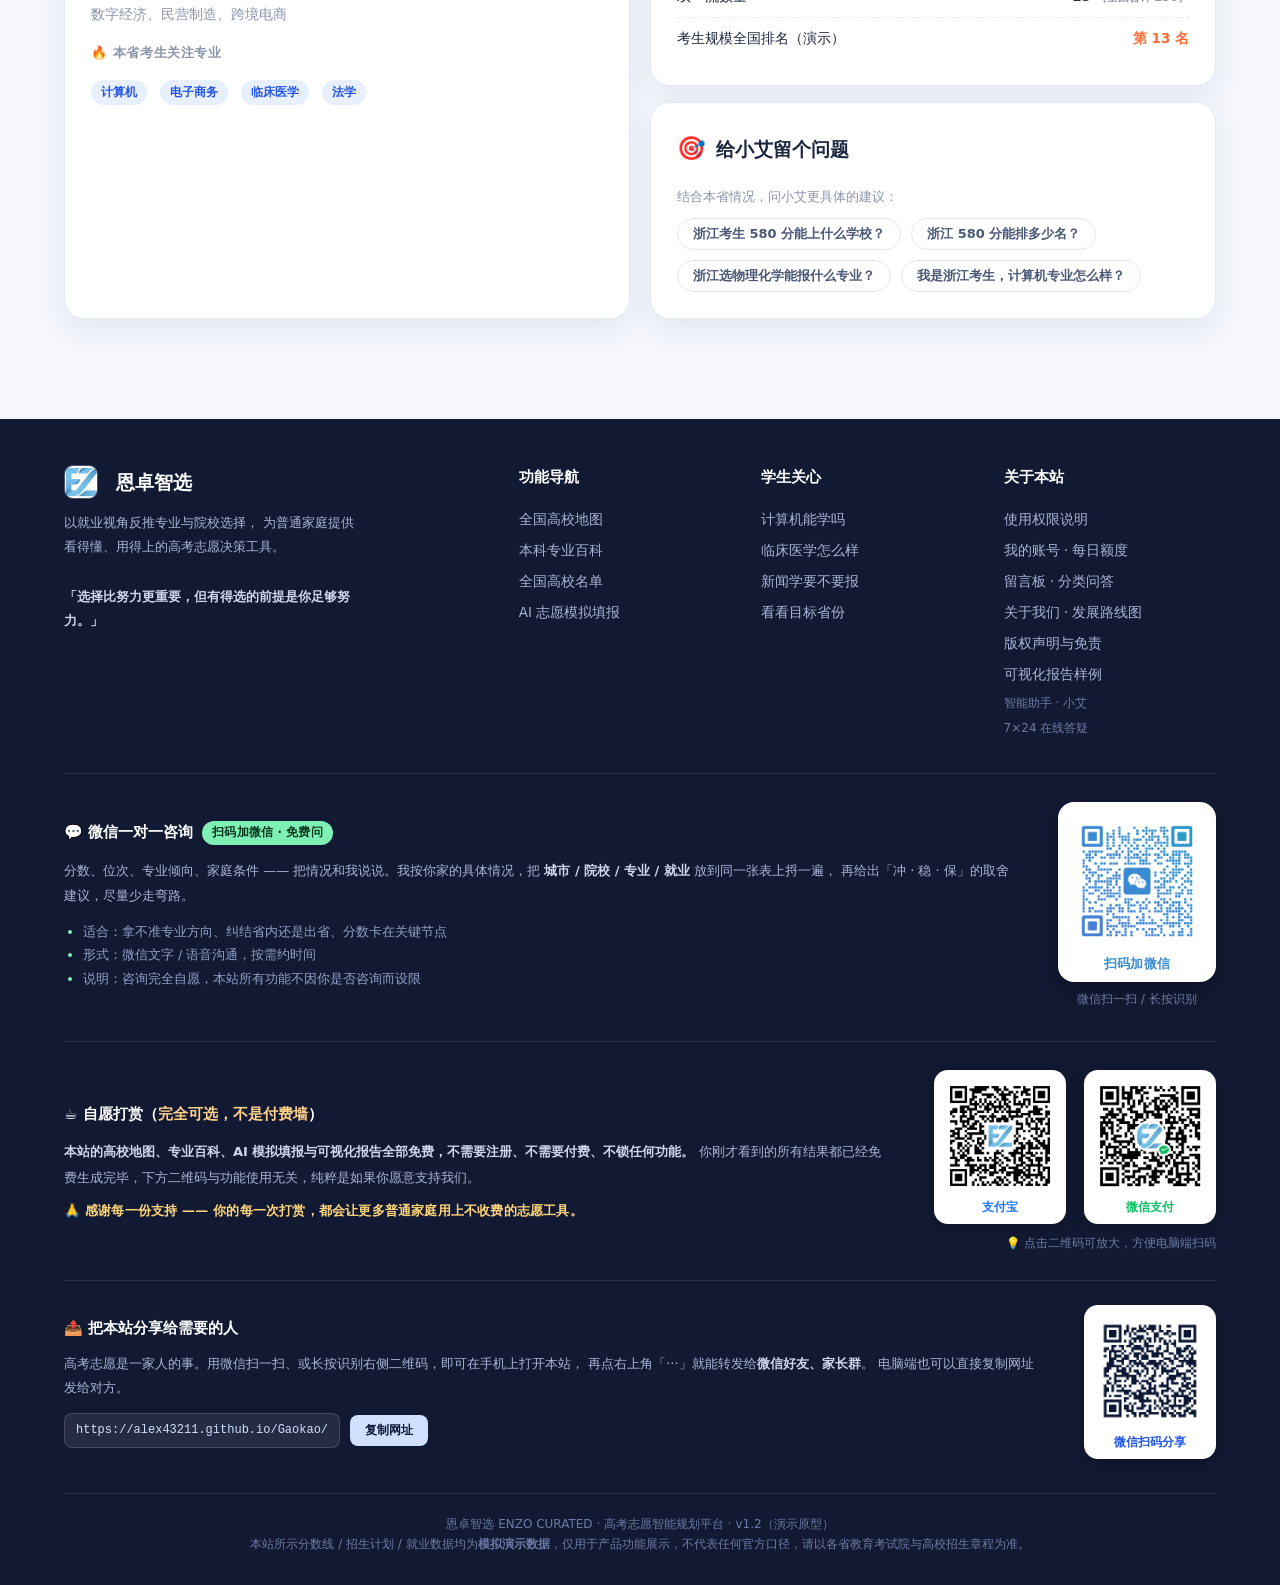
<file: province.html>
<!DOCTYPE html>
<html lang="zh-CN">
<head>
<meta charset="UTF-8">
<meta name="viewport" content="width=device-width, initial-scale=1.0">
<title>省份详情 · 恩卓智选</title>
<!-- share-meta:begin -->
<meta property="og:type" content="website">
<meta property="og:site_name" content="恩卓智选 · 高考志愿智能规划平台">
<meta property="og:title" content="省份高考详情 · 分数线与考生规模 | 恩卓智选">
<meta property="og:description" content="查看该省近 3 年各批次录取控制分数线、报考人数、考生规模与院校资源，掌握本省竞争格局。">
<meta property="og:url" content="https://alex43211.github.io/Gaokao/province.html">
<meta property="og:image" content="https://alex43211.github.io/Gaokao/assets/share-card.png">
<meta property="og:image:width" content="500">
<meta property="og:image:height" content="400">
<meta property="og:image:alt" content="恩卓智选 · 高考志愿智能规划平台">
<meta name="twitter:card" content="summary_large_image">
<meta name="twitter:title" content="省份高考详情 · 分数线与考生规模 | 恩卓智选">
<meta name="twitter:description" content="查看该省近 3 年各批次录取控制分数线、报考人数、考生规模与院校资源，掌握本省竞争格局。">
<meta name="twitter:image" content="https://alex43211.github.io/Gaokao/assets/share-card.png">
<meta itemprop="image" content="https://alex43211.github.io/Gaokao/assets/share-card.png">
<link rel="canonical" href="https://alex43211.github.io/Gaokao/province.html">
<!-- share-meta:end -->
<link rel="icon" type="image/jpeg" href="assets/logo.jpg">
<link rel="stylesheet" href="assets/css/style.css">
<link rel="stylesheet" href="assets/css/app.css">
<script>/* 首帧应用主题，避免深色模式刷新时白屏闪烁 */(function(){try{var t=localStorage.getItem("enzo_theme");if(t==="dark"){var d=document.documentElement;d.setAttribute("data-theme","dark");d.style.colorScheme="dark";}}catch(e){}})();</script>
</head>
<body>
<div id="siteHeader"></div>

<section class="prov-hero" id="provHero">
  <div class="container">
    <div class="breadcrumb"><a href="index.html">首页</a> / <a href="map.html">全国地图</a> / <span id="crumbName">省份详情</span></div>
    <h1 id="provName">加载中…</h1>
    <div class="sub" id="provSub"></div>
    <div class="kpi-band" id="kpiBand"></div>
  </div>
</section>

<section class="prov-body">
  <div class="container">
    <!-- 院校列表 -->
    <div class="report-card">
      <h2><span class="em">🏫</span> 代表院校 · 择校雷达 <span class="chip gray ml-8">共 <span id="univTotal">0</span> 所（库内该省部分）</span></h2>
      <div id="univList" class="mt-16"></div>
      <div class="demo-note mt-16">院校参考档为<b>演示数据</b>，非真实录取分数线；完整填报请以省考试院当年《招生计划》与院校章程为准。</div>
    </div>

    <!-- 省份洞察 -->
    <div class="grid g2" style="margin-top:22px;">
      <div class="report-card" style="margin-bottom:0;">
        <h2><span class="em">🧭</span> 择校视角 · 省情点评</h2>
        <p id="provNote" style="color:var(--ink-2); line-height:2; font-size:14.5px;"></p>
        <div class="mt-16">
          <div class="form-label">🏭 优势产业 / 就业方向</div>
          <p id="provIndustry" class="muted" style="font-size:13.8px;"></p>
        </div>
        <div class="mt-16">
          <div class="form-label">🔥 本省考生关注专业</div>
          <div id="provHot" class="flex wrap gap-10 mt-10"></div>
        </div>
      </div>
      <div>
        <div class="report-card" style="margin-bottom:16px;">
          <h2><span class="em">📊</span> 与全国平均对比</h2>
          <div class="stat-mini"><span>考生规模（演示·万）</span><span class="v" id="vsCand">–</span></div>
          <div class="stat-mini"><span>高校密度（所/百万考生）</span><span class="v" id="vsDensity">–</span></div>
          <div class="stat-mini"><span>双一流数量</span><span class="v" id="vsDl">–</span></div>
          <div class="stat-mini"><span>考生规模全国排名（演示）</span><span class="v hot" id="vsRank">–</span></div>
        </div>
        <div class="report-card" style="margin-bottom:0;">
          <h2><span class="em">🎯</span> 给小艾留个问题</h2>
          <p class="muted small">结合本省情况，问小艾更具体的建议：</p>
          <div class="flex wrap gap-10 mt-10" id="provChatQuick"></div>
        </div>
      </div>
    </div>
  </div>
</section>

<div id="siteFooter"></div>

<script src="assets/js/data-provinces.js"></script>
<script src="assets/js/data-province-lines.js"></script>
<script src="assets/js/data-colleges.js"></script>
<script src="assets/js/data-majors.js"></script>
<script src="assets/js/data-majors-catalog.js"></script>
<script src="assets/js/data-majors-merge.js"></script>
<script src="assets/vendor/echarts.min.js"></script>
<script src="assets/json/china.js"></script>
<script src="assets/js/kb.js"></script>
<script src="assets/js/auth.js"></script>
<script src="assets/js/theme.js"></script>
<script src="assets/js/assistant.js"></script>
<script>
buildShell("map");

function provinceOf(full) {
  const short = window.shortName(full);
  return PROVINCES[short] || null;
}

(function () {
  const full = decodeURIComponent(window.qs("p")) || "浙江省";
  const short = window.shortName(full);
  const prov = provinceOf(full);
  if (!prov) { document.body.innerHTML = "<h2 style='text-align:center;padding:80px'>未找到该省份数据</h2>"; return; }

  document.title = prov.full + " · 高校数据 · 恩卓智选";
  const hero = document.getElementById("provHero");
  hero.style.background = "linear-gradient(130deg,#1d2b64,#2456e6)";
  document.getElementById("crumbName").textContent = prov.full;
  document.getElementById("provName").textContent = prov.full;
  document.getElementById("provSub").textContent =
    (prov.region === "台港澳" ? "特别地区" : "中国" + prov.region + "地区") + " · 省会/首府 " + prov.capital +
    " · " + (prov.gaokao.includes("3+1+2") ? "新高考 3+1+2" : prov.gaokao.includes("3+3") ? "新高考 3+3"
      : prov.gaokao.includes("老高考") ? "老高考（文理分科）" : prov.gaokao) +
    (prov.region === "台港澳" ? " · 数据为示意" : "");

  /* 2026 年真实投档线与报考人数（保持 5 个 KPI，与前栅格一致） */
  const PLINE = (window.PROVINCE_LINES || {})[short];
  const c26 = PLINE && PLINE.cands ? PLINE.cands[2026] : null;
  const r26 = PLINE && PLINE.lines ? PLINE.lines[2026] : null;
  const isOld = PLINE && PLINE.mode === "老高考";
  const shortBatch = s => String(s)
    .replace("部分特殊类型招生线", "特殊类型控制线")
    .replace("特殊类型招生控制线", "特招线")
    .replace("（参考线）", "");

  const kpis = [
    { label: c26 ? "2026 报考人数" : "考生规模(演示)", value: c26 ? c26.v : prov.candidates, unit: "万" },
    { label: "普通高校", value: prov.univs, unit: "所" },
    { label: "双一流", value: prov.doubleFirst, unit: "" }
  ];
  if (r26) {
    if (PLINE.mode === "3+3") {
      kpis.push({ label: shortBatch(r26[0][0]) + "（2026）", value: r26[0][1], unit: "" });
      kpis.push({ label: shortBatch(r26[1][0]) + "（2026）", value: r26[1][1], unit: "" });
    } else {
      const a = isOld ? "理科" : "物理类", b2 = isOld ? "文科" : "历史类";
      kpis.push({ label: shortBatch(r26[0][0]) + " · " + a, value: r26[0][1], unit: "" });
      kpis.push({ label: shortBatch(r26[0][0]) + " · " + b2, value: r26[0][2], unit: "" });
    }
  } else {
    kpis.push({ label: "物理类参考线(演示)", value: prov.specialLineP || "–", unit: "" });
    kpis.push({ label: "历史类参考线(演示)", value: prov.specialLineH || "–", unit: "" });
  }
  document.getElementById("kpiBand").innerHTML = kpis.map(k =>
    `<div class="kpi"><b>${k.value}${k.unit}</b><span>${k.label}</span></div>`).join("");

  /* 该省近3年投档线一览（与地图页同源） */
  (function () {
    const host = document.querySelector(".prov-body .container");
    if (!PLINE || !host) return;
    const yrs = (window.PROVINCE_LINES_META || {}).years || [2024, 2025, 2026];
    const head = PLINE.mode === "3+3" ? ["批次", "分数线"]
      : PLINE.mode === "老高考" ? ["批次", "理科", "文科"] : ["批次", "物理类", "历史类"];
    const blocks = yrs.map((y, i) => {
      const rec = PLINE.cands[y];
      const ct = (function () {
        if (!rec) return "";
        if (PLINE.mode === "3+1+2" && rec.p != null && rec.h != null)
          return `物理类 ${rec.p} 万 · 历史类 ${rec.h} 万<span class="muted">（${rec.pn || "分科类人数"}，合计 ${Number((rec.p + rec.h).toFixed(2))} 万）</span>`;
        if (PLINE.mode === "老高考" && rec.p != null && rec.h != null)
          return `理科 ${rec.p} 万 · 文科 ${rec.h} 万<span class="muted">（${rec.pn || "分文理科人数"}，合计 ${Number((rec.p + rec.h).toFixed(2))} 万）</span>`;
        return `${PLINE.mode === "3+3" ? "考生" : "报考"} ${rec.v} 万<span class="muted">（${rec.k}）</span>`;
      })();
      const rows = PLINE.lines[y].map(r => r.length === 3
        ? `<tr><td>${r[0]}</td><td><b>${r[1]}</b></td><td><b>${r[2]}</b></td></tr>`
        : `<tr><td>${r[0]}</td><td><b>${r[1]}</b></td></tr>`).join("");
      return `<div class="lp-year">
          <div class="lp-year-h"><b>${y} 年</b><span class="lp-cand">${ct}</span></div>
          <table class="lp-table"><thead><tr>${head.map(h => "<th>" + h + "</th>").join("")}</tr></thead><tbody>${rows}</tbody></table>
        </div>`;
    }).join("");
    const wrap = document.createElement("div");
    wrap.className = "report-card";
    wrap.style.marginBottom = "22px";
    wrap.innerHTML = `<h2><span class="em">📈</span> 近3年投档线 · 报考人数
        <span class="chip purple">${PLINE.mode === "3+3" ? "新高考 3+3" : PLINE.mode === "老高考" ? "老高考（文理分科）" : "新高考 3+1+2"}</span></h2>
      <div class="grid g3 mt-16">${blocks}</div>
      <div class="lp-src">数据说明：分数线为 ${prov.full} 教育考试院公布的录取控制分数线；人数为官方公布的报名（或实际参考）人数。仅供志愿规划参考，最终以省考试院当年《招生计划》与院校章程为准。</div>`;
    host.insertBefore(wrap, host.firstChild);
  })();

  document.getElementById("provNote").textContent = prov.note;
  document.getElementById("provIndustry").textContent = prov.industry;
  document.getElementById("provHot").innerHTML = (prov.hot || []).map(h =>
    `<span class="chip">${h}</span>`).join("");

  /* 全国对比 */
  let sum = 0, count = 0, totalDl = 0;
  const rows = [];
  Object.values(PROVINCES).forEach(p => {
    if (p.region === "台港澳") return;
    sum += p.candidates; count++; totalDl += p.doubleFirst;
    rows.push({ name: p.name, c: p.candidates });
  });
  rows.sort((a, b) => b.c - a.c);
  const rank = rows.findIndex(r => r.name === short) + 1;
  const density = (prov.univs / prov.candidates).toFixed(1);
  const avgDensity = (count ? (count > 0 ? 0 : 0) : 0);
  const allUniv = Object.values(PROVINCES).reduce((s, p) => p.region === "台港澳" ? s : s + p.univs, 0);
  const avgDens = (allUniv / sum).toFixed(1);
  document.getElementById("vsCand").innerHTML = `${prov.candidates} 万 <small class="muted">（全国平均 ${(sum / count).toFixed(0)} 万）</small>`;
  document.getElementById("vsDensity").innerHTML = `${density} <small class="muted">（全国平均 ${avgDens}）</small>`;
  document.getElementById("vsDl").innerHTML = `${prov.doubleFirst} <small class="muted">（全国合计 ${totalDl}）</small>`;
  document.getElementById("vsRank").textContent = "第 " + rank + " 名";

  /* 院校列表 */
  const list = window.COLLEGES_BY_PROV[short] || [];
  document.getElementById("univTotal").textContent = list.length;
  if (list.length) {
    document.getElementById("univList").innerHTML = list.map((c, i) => `
      <div class="college-row">
        <span class="tag-badge ${c.level === "985" ? "tag-985" : c.level === "211" ? "tag-211" : c.level === "双一流" ? "tag-syl" : "tag-ben"}">${c.level}</span>
        <div class="cl-info">
          <h4>${i + 1}. ${c.name} <span class="muted" style="font-weight:600; font-size:12.5px;">${c.city}</span></h4>
          <p>${c.type} · 演示参考档 ${c.ref} 分</p>
        </div>
        <div class="cl-chips">
          ${c.tags.slice(0, 3).map(t => `<span class="chip gray">${t}</span>`).join("")}
        </div>
        <div class="cl-risk" style="text-align:right">
          <span class="chip gold">热度 ${"★".repeat(c.hot)}</span>
        </div>
      </div>`).join("");
  } else {
    document.getElementById("univList").innerHTML =
      `<div class="empty-state"><div class="big">🏫</div>该地区暂未收录演示院校，可查看地图或全国总览。</div>`;
  }

  /* 给聊天助手的快捷问题 */
  const qs = [
    `${short}考生 580 分能上什么学校？`,
    `${short} 580 分能排多少名？`,
    `${short}选物理化学能报什么专业？`,
    `我是${short}考生，${prov.hot && prov.hot[0] ? prov.hot[0] : "计算机"}专业怎么样？`
  ];
  document.getElementById("provChatQuick").innerHTML = qs.map(q =>
    `<button class="ft" data-q="${esc(q)}">${q}</button>`).join("");
  document.querySelectorAll("#provChatQuick .ft").forEach(b => b.addEventListener("click", () => {
    const fab = document.getElementById("xiaoai-fab");
    if (fab) { fab.click(); setTimeout(() => {
      const inp = document.getElementById("xiaoai-input");
      if (inp) { inp.value = b.dataset.q; inp.dispatchEvent(new KeyboardEvent("keydown", { key: "Enter" })); }
    }, 400); }
  }));
})();
</script>
</body>
</html>
</file>
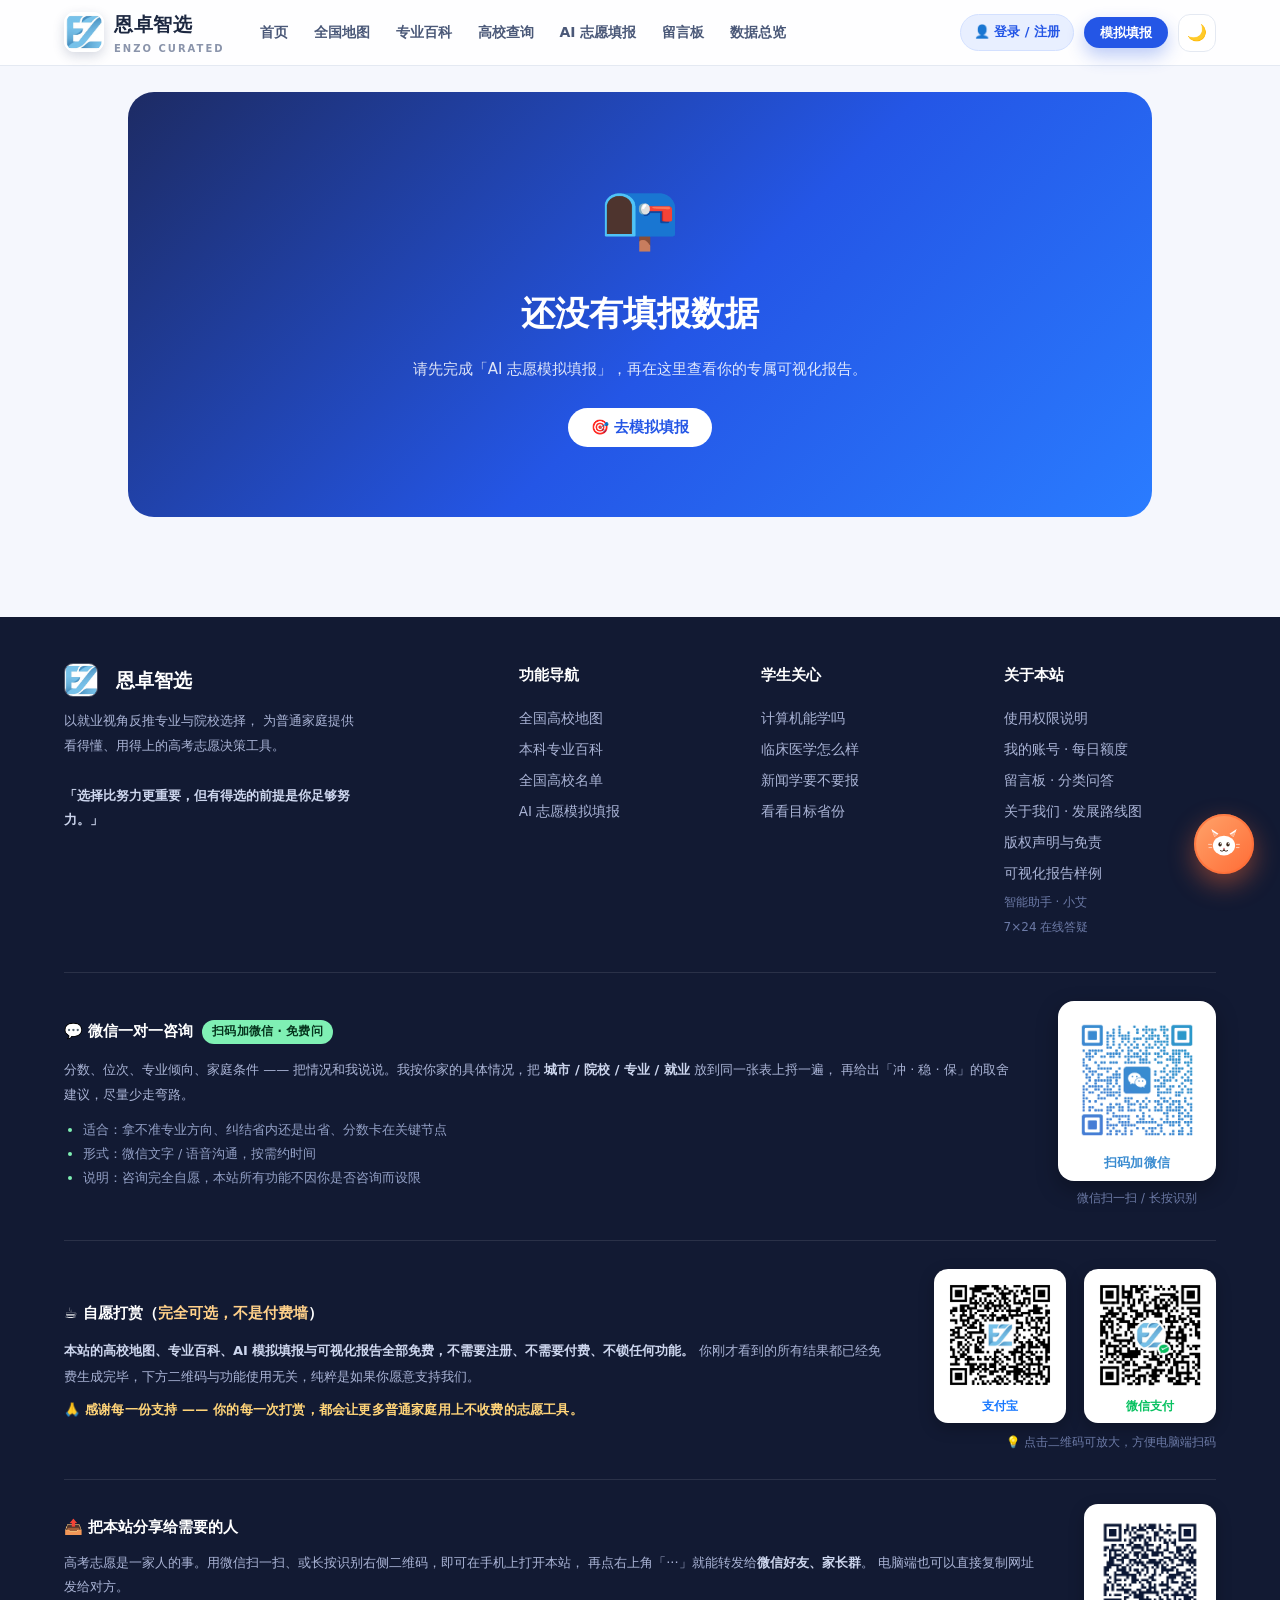
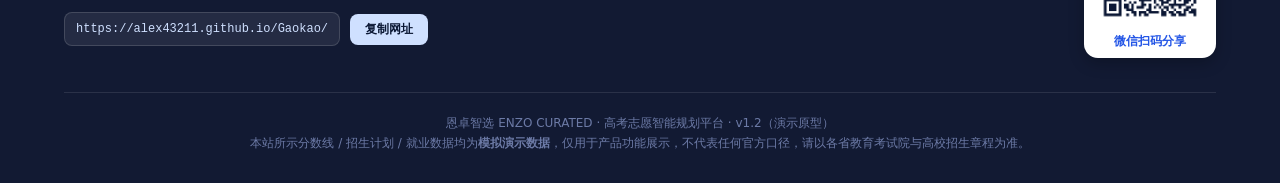
<file: report.html>
<!DOCTYPE html>
<html lang="zh-CN">
<head>
<meta charset="UTF-8">
<meta name="viewport" content="width=device-width, initial-scale=1.0">
<title>志愿填报分析报告 · 恩卓智选</title>
<!-- share-meta:begin -->
<meta property="og:type" content="website">
<meta property="og:site_name" content="恩卓智选 · 高考志愿智能规划平台">
<meta property="og:title" content="高考志愿填报分析报告 | 恩卓智选">
<meta property="og:description" content="录取概率、专业匹配与风险提示一页看全，可打印可分享，家长孩子一起看的高考志愿分析报告。">
<meta property="og:url" content="https://alex43211.github.io/Gaokao/report.html">
<meta property="og:image" content="https://alex43211.github.io/Gaokao/assets/share-card.png">
<meta property="og:image:width" content="500">
<meta property="og:image:height" content="400">
<meta property="og:image:alt" content="恩卓智选 · 高考志愿智能规划平台">
<meta name="twitter:card" content="summary_large_image">
<meta name="twitter:title" content="高考志愿填报分析报告 | 恩卓智选">
<meta name="twitter:description" content="录取概率、专业匹配与风险提示一页看全，可打印可分享，家长孩子一起看的高考志愿分析报告。">
<meta name="twitter:image" content="https://alex43211.github.io/Gaokao/assets/share-card.png">
<meta itemprop="image" content="https://alex43211.github.io/Gaokao/assets/share-card.png">
<link rel="canonical" href="https://alex43211.github.io/Gaokao/report.html">
<!-- share-meta:end -->
<link rel="icon" type="image/jpeg" href="assets/logo.jpg">
<link rel="stylesheet" href="assets/css/style.css">
<link rel="stylesheet" href="assets/css/app.css">
<script>/* 首帧应用主题，避免深色模式刷新时白屏闪烁 */(function(){try{var t=localStorage.getItem("enzo_theme");if(t==="dark"){var d=document.documentElement;d.setAttribute("data-theme","dark");d.style.colorScheme="dark";}}catch(e){}})();</script>
</head>
<body>
<div id="siteHeader"></div>

<div class="report-shell" id="reportRoot"></div>

<!-- 打印悬浮按钮 -->
<div class="print-btn no-print" id="printBar" style="display:none">
  <button class="btn btn-brand" onclick="window.print()">🖨️ 打印 / 存为 PDF</button>
</div>

<div id="siteFooter"></div>

<script src="assets/js/data-provinces.js"></script>
<script src="assets/js/data-colleges.js"></script>
<script src="assets/js/data-majors.js"></script>
<script src="assets/js/data-majors-catalog.js"></script>
<script src="assets/js/data-majors-merge.js"></script>
<script src="assets/vendor/echarts.min.js"></script>
<script src="assets/json/china.js"></script>
<script src="assets/js/kb.js"></script>
<script src="assets/js/auth.js"></script>
<script src="assets/js/theme.js"></script>
<script src="assets/js/assistant.js"></script>
<script>
buildShell("report");
const isDemo = window.qs("demo") === "1";

/* ================= 高考模式辅助（口径与 plan.html 保持一致） ================= */
function reportMode(prov) {
  const g = (prov && prov.gaokao) || "";
  if (g.includes("3+1+2")) return "3+1+2";
  if (g.includes("3+3")) return "3+3";
  if (g.includes("老高考")) return "老高考";
  return g || "3+1+2";
}
// 档案选科展示：老高考显示「理科」「文科」，其余显示三门组合
function reportSubjLabel(form) {
  if (form && form.track) return form.track;
  const arr = (form && form.subjects) || [];
  return arr.length ? arr.join(" + ") : "未选择";
}
// 参考线口径文案：老高考显示「理科 / 文科」，新高考显示「物理类 / 历史类」
function reportLineName(form, prov) {
  if (reportMode(prov) === "老高考") return (form && form.track === "文科") ? "文科" : "理科";
  return (form && form.phys) ? "物理类" : "历史类";
}

/* 若无数据且非 demo，引导回填报页 */
if (!isDemo && !localStorage.getItem("zhitu_plan_v1")) {
  document.getElementById("reportRoot").innerHTML = `
    <div class="report-cover" style="text-align:center; padding:70px 40px;">
      <div style="font-size:64px;">📭</div>
      <h1 style="margin-top:14px;">还没有填报数据</h1>
      <p style="opacity:.85; margin:14px 0 26px;">请先完成「AI 志愿模拟填报」，再在这里查看你的专属可视化报告。</p>
      <a class="btn" style="background:#fff; color:#2456e6;" href="plan.html">🎯 去模拟填报</a>
    </div>`;
} else {
  let raw;
  try { raw = isDemo ? demoData() : JSON.parse(localStorage.getItem("zhitu_plan_v1")); } catch (e) { raw = null; }
  if (!raw) {
    document.getElementById("reportRoot").innerHTML = `
      <div class="report-cover" style="text-align:center; padding:70px 40px;">
        <div style="font-size:64px;">📭</div>
        <h1 style="margin-top:14px;">没有可用的填报数据</h1>
        <p style="opacity:.85; margin:14px 0 26px;">请先完成「AI 志愿模拟填报」，再生成可视化报告。</p>
        <a class="btn" style="background:#fff; color:#2456e6;" href="plan.html">🎯 去模拟填报</a>
      </div>`;
  } else {
    // 非 demo：展平存储结构 { form, result, ts }
    const data = isDemo ? raw : Object.assign({}, raw.result, { form: raw.form, ts: raw.ts || Date.now(), demo: false });
    if (isDemo) document.getElementById("printBar").style.display = "";
    renderReport(data);
  }
}

/* ---------- 演示样例数据（供首页"查看样例"直达） ---------- */
function demoData() {
  const prov = PROVINCES["浙江"];
  const line = prov.specialLineP;
  const score = 622;
  const buckets = { chong: [], wen: [], bao: [] };
  // 手工挑选演示
  const pick = (ids) => ids.map(id => COLLEGES.find(c => c.id === id)).filter(Boolean);
  const chongIds = ["S01", "Z01", "S02", "G01"];   // 复旦/浙大/上交/中山 → 冲
  return {
    ts: Date.now(),
    form: {
      provFull: "浙江省", prov: "浙江", subjects: ["物理", "化学", "生物"], track: null, phys: true,
      score, estimate: false, pref: { major: ["计算机类"], city: "新一线", family: "普通工薪家庭", goal: "考研深造" }
    },
    demo: true,
    chong: pick(chongIds).map(c => ({ ...c, prob: 30 })),
    wen: pick(["S03", "J01", "J02", "H02"]).map(c => ({ ...c, prob: 55 })),   // 同济/南大/东南/华科 → 稳
    bao: pick(["H03", "SC03", "EC01", "NOR03"]).map(c => ({ ...c, prob: 84 })), // 武理工/西财/上外贸/南邮 → 保
    majorRecs: [
      { name: "计算机科学与技术", why: "就业面最宽、薪资上限高，普通家庭性价比之选", match: 96 },
      { name: "软件工程", why: "上手快、就业周期短，工程化应用型", match: 94 },
      { name: "人工智能", why: "本科入门需深造，建议作为研究生方向", match: 90 },
      { name: "电子信息工程", why: "卡脖子领域人才缺口大", match: 92 }
    ],
    conclusion: "你处在「重点本科段」，冲稳保结构最健康。物理+化学+生物选科覆盖全部理工医专业，你的方案以计算机类为核心主线，稳保两档兼顾院校平台——既保证专业就业面，又为考研深造保留 985/211 平台跳板。"
  };
}

/* ================= 报告渲染 ================= */
function renderReport(data) {
  const { form, chong, wen, bao, majorRecs } = data;
  const isDemo = data.demo;
  const prov = isDemo ? PROVINCES[form.prov] : data.province && PROVINCES[data.province.short] || PROVINCES[form.prov];
  const line = (data.province && data.province.line) || (prov && (form.phys ? prov.specialLineP : prov.specialLineH));
  const score = form.score;
  const diff = score - line;
  const mode = reportMode(prov);
  const lineName = (data.province && data.province.lineName) || reportLineName(form, prov);
  const subjText = reportSubjLabel(form);
  const dateStr = new Date(data.ts || Date.now()).toLocaleDateString("zh-CN");

  // 位次换算（演示模型）
  let rankHtml = "";
  try {
    if (window.XIAOAI && window.XIAOAI.estimateRank && prov) {
      const est = window.XIAOAI.estimateRank(prov.name, score);
      if (est) {
        const provShortName = prov.name || form.prov;
        rankHtml = `
      <div class="report-card">
        <h2><span class="em">📏</span> 位次换算 · 省内竞争定位 <span class="chip gray">演示估算</span></h2>
        <div class="report-grid" style="grid-template-columns:repeat(4,1fr);">
          <div class="rkpi"><div class="l">估算全省位次</div><div class="v" style="font-size:24px;">${est.rank.toLocaleString("zh-CN")}</div><div class="d">约全省第 ${est.rank.toLocaleString("zh-CN")} 名</div></div>
          <div class="rkpi ok"><div class="l">超过考生比例</div><div class="v">${est.pctOver}<small>%</small></div><div class="d">演示模型估算</div></div>
          <div class="rkpi ${est.diff >= 0 ? "ok" : "danger"}"><div class="l">高出参考线</div><div class="v">${est.diff > 0 ? "+" : ""}${est.diff}<small>分</small></div><div class="d">${provShortName} ${lineName} 参考线 ${est.line}</div></div>
          <div class="rkpi warn"><div class="l">本省考生规模</div><div class="v">${prov.candidates}<small>万</small></div><div class="d">普通高校约 ${prov.univs} 所</div></div>
        </div>
        <div class="mt-16" style="height:14px; background:#eef1f7; border-radius:999px; overflow:hidden;">
          <div style="width:${Math.min(100, est.pctOver)}%; height:100%; background:linear-gradient(90deg,#2456e6,#17a673); border-radius:999px;"></div>
        </div>
        <div class="flex between small muted mt-8"><span>0%</span><span>你大约处于前 ${est.pctOver}% 区间 →</span></div>
        <div class="mt-16 flex wrap gap-10">
          ${(prov.hot || []).slice(0, 4).map(h => `<span class="chip">${h}</span>`).join("")}
          <span class="chip green">💼 ${prov.industry || "—"}</span>
        </div>
        <p class="muted small mt-10">⚠️ 位次为演示模型估算（非真实一分一段数据）；正式填报请用省考试院《一分一段表》精准定位。</p>
      </div>`;
      }
    }
  } catch (e) { rankHtml = ""; }

  const root = document.getElementById("reportRoot");
  root.innerHTML = `
  ${isDemo ? `<div class="demo-note no-print" style="margin-bottom:16px;">🧪 你正在查看<b>内置演示报告</b>（示例数据）。点击右上角「AI 志愿填报」填入自己的省份/选科/分数，可生成专属版本。</div>` : ""}
  <!-- 封面 -->
  <div class="report-cover">
    <span class="cover-badge">🎓 恩卓智选 · 志愿分析报告</span>
    <h1>高考志愿填报分析报告</h1>
    <div class="meta">
      <span>📍 省份 <b>${isDemo ? "浙江" : (data.province && data.province.full) || form.provFull || form.prov}</b></span>
      <span>🧪 选科 <b>${subjText}</b>${mode === "老高考" ? "（老高考 · 文理分科）" : ""}</span>
      <span>🎯 分数 <b>${score} 分${form.estimate ? "（预估）" : ""}</b></span>
      <span>📅 报告生成 <b>${dateStr}</b></span>
    </div>
    <div class="meta">
      <span>💼 就业偏好 <b>${(form.pref.major || []).join("、") || "系统推荐"}</b></span>
      <span>🏙️ 城市偏好 <b>${form.pref.city || "不限"}</b></span>
      <span>🎯 发展目标 <b>${form.pref.goal || "未选择"}</b></span>
      <span>👨‍👩‍👧 家庭情况 <b>${form.pref.family || "未选择"}</b></span>
    </div>
  </div>

  <!-- 核心指标 -->
  <div class="report-grid">
    <div class="rkpi"><div class="l">分数 vs 一段线</div>
      <div class="v ${diff >= 0 ? "ok" : "danger"}">${diff > 0 ? "+" : ""}${diff} <small>分</small></div>
      <div class="d">参考线 ${line} 分（${lineName}，演示）</div></div>
    <div class="rkpi ${chong.length ? "" : "warn"}"><div class="l">可冲院校</div>
      <div class="v">${chong.length} <small>所</small></div><div class="d">录取概率约 ${chong.length ? Math.round(chong.reduce((s,c)=>s+c.prob,0)/chong.length) : 0}%</div></div>
    <div class="rkpi ok"><div class="l">稳/保院校</div>
      <div class="v">${wen.length + bao.length} <small>所</small></div>
      <div class="d">稳 ${wen.length} 所 · 保 ${bao.length} 所</div></div>
  </div>

  ${rankHtml}

  <!-- 冲稳保瀑布 -->
  <div class="report-card">
    <h2><span class="em">🌈</span> 冲稳保结构总览</h2>
    <div class="waterfall">
      <div class="wf-item"><div class="cnt chong">${chong.length}</div><div class="lbl">🔴 冲</div><div class="tip">搏更好的平台</div></div>
      <div class="wf-item"><div class="cnt wen">${wen.length}</div><div class="lbl">🟢 稳</div><div class="tip">匹配度最高的基本盘</div></div>
      <div class="wf-item"><div class="cnt bao">${bao.length}</div><div class="lbl">🟢 保</div><div class="tip">兜底防滑档</div></div>
    </div>
    <div id="wfChart" class="chart-box" style="height:280px"></div>
  </div>

  <!-- 专业推荐 -->
  <div class="report-card">
    <h2><span class="em">🎓</span> 专业方向推荐 <span class="chip gray">基于选科与偏好</span></h2>
    <div id="majorRecBox"></div>
  </div>

  <!-- 冲 -->
  ${bucketCard("chong", "🔴 冲刺院校", "录取希望相对较小，但值得一搏 —— 放在志愿表最前面", chong)}
  <!-- 稳 -->
  ${bucketCard("wen", "🟢 稳妥院校", "与你分数最匹配的基本盘 —— 志愿表的核心仓位", wen)}
  <!-- 保 -->
  ${bucketCard("bao", "🟢 保底院校", "确保不滑档的保险 —— 志愿表的最后防线", bao)}

  <!-- 结论与提醒 -->
  <div class="report-card" style="border-left: 5px solid var(--accent);">
    <h2><span class="em">🧭</span> AI 规划师结论</h2>
    <p style="color:var(--ink-2); line-height:2;">${data.conclusion || "暂无结论"}</p>
    <div class="mt-16" style="background:#f6f8ff; border-radius:12px; padding:16px;">
      <b class="text-brand small">⚠️ 风险与提醒</b>
      <ul style="margin:10px 0 0 18px; color:var(--ink-2); font-size:13.5px; line-height:2;">
        <li>平行志愿一轮投档，一旦投出不再补投，<b>「保」必须兜得住</b>，建议保留 2 所以上充分保底；</li>
        <li>关注目标院校<b>专业录取规则</b>（分数清 / 专业清 / 级差），服从调剂务必谨慎判断；</li>
        <li>本报告基于<b>演示数据</b>，请以省考试院《一分一段表》、目标院校近 3 年投档线为准；</li>
        <li>建议 6 月下旬出分后，用小艾进行 1:1 复核，再微调冲稳保结构。</li>
      </ul>
    </div>
  </div>`;

  /* 院校卡片渲染辅助 */
  function bucketCard(key, title, subtitle, list) {
    if (!list || !list.length) return "";
    const rows = list.map((c, i) => `
      <div class="college-row">
        <span class="cl-band ${key === "chong" ? "band-chong" : key === "wen" ? "band-wen" : "band-bao"}">${c.level}</span>
        <div class="cl-info">
          <h4>${c.name} <span class="muted" style="font-weight:600">· ${c.city}</span></h4>
          <p>${c.type} · ${c.tags.slice(0, 2).join(" / ")}</p>
        </div>
        <div class="cl-chips" style="max-width:240px">${c.tags.slice(0, 3).map(t => `<span class="chip gray">${t}</span>`).join("")}</div>
        <div class="cl-risk">
          <div class="p" style="color:${c.prob >= 72 ? "var(--green)" : c.prob >= 45 ? "var(--brand)" : "var(--accent)"}">${c.prob}%</div>
          <div class="lb">模拟录取概率</div>
        </div>
      </div>`).join("");
    return `<div class="report-card">
      <h2><span class="em">${title.split(" ")[0]}</span> ${title.split(" ").slice(1).join(" ")}</h2>
      <p class="muted small" style="margin-top:-10px; margin-bottom:10px;">${subtitle}</p>
      ${rows}
    </div>`;
  }

  /* 专业推荐卡片 */
  document.getElementById("majorRecBox").innerHTML = (majorRecs || []).slice(0, 4).map((m, i) => `
    <div class="college-row">
      <span style="flex-shrink:0; width:44px;height:44px;border-radius:12px;background:var(--brand-soft);display:grid;place-items:center;font-weight:900;color:var(--brand);">${i + 1}</span>
      <div class="cl-info">
        <h4>${m.name}</h4>
        <p>${m.why || ""}</p>
      </div>
      <div class="cl-risk"><div class="p" style="color:var(--green)">${m.match || "–"}%</div><div class="lb">匹配度</div></div>
    </div>`).join("") || "<p class='muted'>暂无推荐，可回到填报页调整偏好</p>";

  /* 冲稳保概率可视化 */
  const chartEl = document.getElementById("wfChart");
  const chart = echarts.init(chartEl);
  const bucketMap = { chong, wen, bao };
  const cats = ["冲刺", "稳妥", "保底"];
  const colors = ["#7b2ff7", "#2a7cff", "#17a673"];
  const seriesData = cats.map((name, idx) => ({
    name, type: "bar", barWidth: 56, itemStyle: { color: colors[idx], borderRadius: [8, 8, 0, 0] },
    label: { show: true, position: "top", formatter: p => p.value + " 所", fontWeight: 800, color: "#1c2740" },
    data: [["chong", "wen", "bao"][idx] === "chong" ? chong.length : ["chong", "wen", "bao"][idx] === "wen" ? wen.length : bao.length]
  }));
  chart.setOption({
    tooltip: { trigger: "axis", axisPointer: { type: "shadow" } },
    grid: { left: 30, right: 20, top: 40, bottom: 30 },
    xAxis: { type: "category", data: cats, axisLine: { lineStyle: { color: "#dde3f0" } }, axisLabel: { fontSize: 13, fontWeight: 700, color: "#4a5878" } },
    yAxis: { type: "value", minInterval: 1, splitLine: { lineStyle: { color: "#eef1f7" } }, axisLabel: { color: "#8a94ab" } },
    series: seriesData
  });

  // 各档平均概率横向对比
  const g2 = document.createElement("div");
  g2.innerHTML = `<div class="report-card" style="margin-top:22px;"><h2><span class="em">📈</span> 各档平均录取概率</h2><div id="probChart" class="chart-box"></div></div>`;
  root.appendChild(g2);
  const pEl = document.getElementById("probChart");
  const pc = echarts.init(pEl);
  const avg = (arr) => arr.length ? Math.round(arr.reduce((s, c) => s + c.prob, 0) / arr.length) : 0;
  const vals = [avg(chong), avg(wen), avg(bao)];
  pc.setOption({
    tooltip: { trigger: "axis" },
    grid: { left: 34, right: 20, top: 30, bottom: 26 },
    xAxis: { type: "category", data: cats, axisLabel: { color: "#4a5878", fontWeight: 700 } },
    yAxis: { type: "value", min: 0, max: 100, splitLine: { lineStyle: { color: "#eef1f7" } }, axisLabel: { color: "#8a94ab", formatter: "{value}%" } },
    series: [{
      name: "平均录取概率",
      type: "bar",
      data: vals.map((v, i) => ({ value: v, itemStyle: { color: colors[i], borderRadius: [8, 8, 0, 0] } })),
      barWidth: 60,
      label: { show: true, position: "top", formatter: "{c}%", fontWeight: 800 }
    }]
  });

  window.addEventListener("resize", () => { chart.resize(); pc.resize(); });
}
</script>
</body>
</html>
</file>
<file: assets/css/style.css>
/* ============================================================
   高考志愿规划平台 v1.0 — 全站设计系统
   浅色主题 / 教育科技风

   配色采用「变量分层」：
     · 语义色（--brand / --ink / --line …）决定正文与组件观感
     · 表面色（--surface / --surface-2 …）决定「白底面板」的层次
   深色主题（html[data-theme="dark"]，见文件末尾）只重写这两组变量，
   组件规则一律引用变量，因此无需为深色模式复制整套样式。
   ============================================================ */
:root {
  --brand: #2456e6;
  --brand-dark: #16399a;
  --brand-soft: #e8efff;
  --accent: #ff6b35;
  --accent-soft: #fff1e8;
  --gold: #f5b301;
  --green: #17a673;
  --green-soft: #e5f6ef;
  --red: #e5484d;
  --red-soft: #fdecec;
  --ink: #1c2740;
  --ink-2: #4a5878;
  --ink-3: #8a94ab;
  --line: #e4e9f2;
  --bg: #f5f7fd;
  --card: #ffffff;
  /* 表面层次：面板 / 次级面板 / 输入控件 / 轨道底 */
  --surface: #ffffff;
  --surface-2: #fbfcff;
  --surface-3: #f1f4fa;
  --surface-4: #eef1f6;
  --row-hover: #fafcff;
  --line-strong: #cddcff;
  /* 顶部导航与两处渐变横幅（深色模式下需整体换色） */
  --topbar-bg: rgba(255,255,255,.86);
  --hero-bg:
    radial-gradient(900px 500px at 85% -10%, rgba(111,143,255,.35), transparent 60%),
    radial-gradient(700px 420px at -10% 20%, rgba(255,107,53,.14), transparent 55%),
    linear-gradient(160deg, #f0f4ff 0%, #f7f9ff 45%, #eef4ff 100%);
  --page-hero-bg: linear-gradient(150deg, #eaf0ff, #f6f8ff 50%, #eef3ff);
  --shadow: 0 10px 30px rgba(28, 44, 90, .08);
  --shadow-lg: 0 22px 60px rgba(28, 44, 90, .14);
  --radius: 16px;
  --radius-sm: 10px;
  --font: "PingFang SC","Microsoft YaHei","Source Han Sans SC","Noto Sans CJK SC",system-ui,-apple-system,sans-serif;
  --nav-h: 66px;
}
* { margin: 0; padding: 0; box-sizing: border-box; }
html { scroll-behavior: smooth; }
body {
  font-family: var(--font);
  color: var(--ink);
  background: var(--bg);
  font-size: 15px;
  line-height: 1.7;
  -webkit-font-smoothing: antialiased;
}
a { color: var(--brand); text-decoration: none; }
img { max-width: 100%; display: block; }
::selection { background: #c9d8ff; }

.container { max-width: 1200px; margin: 0 auto; padding: 0 24px; }

/* ---------- 顶部导航 ---------- */
.topbar {
  position: sticky; top: 0; z-index: 900;
  height: var(--nav-h);
  background: var(--topbar-bg);
  backdrop-filter: blur(14px);
  border-bottom: 1px solid var(--line);
}
.topbar .container { height: 100%; display: flex; align-items: center; gap: 28px; }
.logo { display: flex; align-items: center; gap: 10px; font-weight: 800; font-size: 19px; color: var(--ink); letter-spacing:.5px; }
.logo-mark {
  width: 38px; height: 38px; border-radius: 11px;
  background: linear-gradient(135deg, var(--brand), #6f8fff);
  display: grid; place-items: center; color: #fff; font-size: 20px;
  box-shadow: 0 6px 14px rgba(36,86,230,.35);
}
.logo-img {
  width: 40px; height: 40px; border-radius: 11px; object-fit: cover;
  box-shadow: 0 4px 12px rgba(28,44,90,.18); border: 2px solid #fff;
}
.logo-img-sm {
  width: 34px; height: 34px; border-radius: 9px; object-fit: cover;
  display: inline-block; vertical-align: -8px; margin-right: 8px;
  border: 1px solid rgba(255,255,255,.25);
}
.logo small { display:block; font-size: 10px; font-weight:600; color:var(--ink-3); letter-spacing:2px; }
.nav-links { display: flex; gap: 4px; margin-left: 8px; }
.nav-links a {
  padding: 8px 15px; border-radius: 999px; color: var(--ink-2);
  font-weight: 600; font-size: 14.5px; transition: .2s;
}
.nav-links a:hover { color: var(--brand); background: var(--brand-soft); }
.nav-links a.active { color: var(--brand); background: var(--brand-soft); }
.topbar-actions { margin-left: auto; display: flex; align-items: center; gap: 10px; }

/* ---------- 汉堡菜单（窄屏专用，桌面端隐藏） ---------- */
.nav-toggle {
  display: none; width: 44px; height: 44px; padding: 0;
  border: 1px solid var(--line); border-radius: 12px; background: var(--surface);
  cursor: pointer; flex-direction: column; align-items: center; justify-content: center; gap: 5px;
}
.nav-toggle span { display: block; width: 18px; height: 2px; background: var(--ink); border-radius: 2px; transition: .25s; }
.nav-toggle.on span:nth-child(1) { transform: translateY(7px) rotate(45deg); }
.nav-toggle.on span:nth-child(2) { opacity: 0; }
.nav-toggle.on span:nth-child(3) { transform: translateY(-7px) rotate(-45deg); }

.mobile-nav {
  display: none; position: fixed; left: 0; right: 0;
  top: var(--nav-h); z-index: 899;
  background: var(--surface); border-bottom: 1px solid var(--line);
  box-shadow: var(--shadow);
  max-height: 0; overflow: hidden; transition: max-height .28s ease;
}
.mobile-nav.open { max-height: 70vh; overflow: auto; }
.mobile-nav-inner { padding: 10px 16px 16px; display: flex; flex-direction: column; }
.mobile-nav-inner a {
  padding: 14px 12px; border-radius: 12px; color: var(--ink-2);
  font-weight: 700; font-size: 16px; border-bottom: 1px solid var(--line);
}
.mobile-nav-inner a:last-child { border-bottom: none; }
.mobile-nav-inner a.active, .mobile-nav-inner a:hover { color: var(--brand); background: var(--brand-soft); }
.badge-demo {
  font-size: 11px; font-weight: 700; padding: 4px 10px; border-radius: 999px;
  background: var(--accent-soft); color: var(--accent); letter-spacing: .5px;
}
.btn {
  display: inline-flex; align-items: center; justify-content: center; gap: 8px;
  padding: 10px 22px; border-radius: 999px; border: 1px solid transparent;
  font-size: 14.5px; font-weight: 700; cursor: pointer; transition: .22s;
  font-family: var(--font); line-height: 1.2; white-space: nowrap;
}
.btn-brand { background: var(--brand); color: #fff; box-shadow: 0 8px 18px rgba(36,86,230,.3); }
.btn-brand:hover { background: var(--brand-dark); transform: translateY(-1px); }
.btn-ghost { background: var(--surface); color: var(--ink); border-color: var(--line); }
.btn-ghost:hover { border-color: var(--brand); color: var(--brand); }
.btn-accent { background: var(--accent); color: #fff; box-shadow: 0 8px 18px rgba(255,107,53,.32); }
.btn-accent:hover { filter: brightness(1.06); transform: translateY(-1px); }
.btn-sm { padding: 7px 15px; font-size: 13px; }

/* ---------- 首页 Hero ---------- */
.hero {
  position: relative; overflow: hidden;
  background: var(--hero-bg);
  padding: 72px 0 40px;
}
.hero-grid { display: grid; grid-template-columns: 1.15fr .85fr; gap: 48px; align-items: center; }
.hero-eyebrow {
  display:inline-flex; align-items:center; gap:8px; font-size:13px; font-weight:700;
  color: var(--brand); background:var(--surface); border:1px solid #d6e2ff; padding:6px 14px;
  border-radius:999px; margin-bottom:20px; box-shadow:0 4px 12px rgba(36,86,230,.08);
}
.hero h1 { font-size: clamp(32px, 4.4vw, 52px); line-height: 1.22; font-weight: 900; letter-spacing:.5px; }
.hero h1 .hl { background: linear-gradient(100deg, var(--brand), #5f6bff); -webkit-background-clip: text; background-clip: text; color: transparent; }
.hero-sub { margin: 18px 0 26px; color: var(--ink-2); font-size: 16.5px; max-width: 560px; }
.hero-cta { display: flex; gap: 14px; flex-wrap: wrap; }
.hero-trust { display: flex; gap: 30px; margin-top: 38px; flex-wrap: wrap; }

/* ---------- 首页全局搜索（专业 + 高校） ---------- */
.home-search { display:flex; gap:10px; margin-top: 26px; max-width: 560px; }
.home-search-input { flex:1; position:relative; }
.home-search-input input {
  width:100%; padding: 13px 38px 13px 42px; border:1.5px solid var(--line);
  border-radius:999px; font-size:15px; font-family:var(--font); outline:none;
  background:var(--surface); transition:.2s;
}
.home-search-input input:focus { border-color:var(--brand); box-shadow:0 0 0 4px rgba(36,86,230,.1); }
.home-search-input .hsi { position:absolute; left:15px; top:50%; transform:translateY(-50%); font-size:16px; color:var(--ink-3); }
.hs-clear {
  position:absolute; right:13px; top:50%; transform:translateY(-50%);
  width:22px; height:22px; border:none; border-radius:50%; cursor:pointer;
  background:var(--surface-4); color:var(--ink-2); font-size:12px; line-height:1;
  display:none; place-items:center; padding:0;
}
.home-search.has-val .hs-clear { display:grid; }
.hs-hint { font-size:12.5px; color:var(--ink-3); margin-top:10px; }
.hs-hint a, .hs-results a { color: var(--brand); }
.hs-results { display:none; margin-top: 18px; grid-template-columns: 1fr; gap: 10px; }
.hs-results.open { display:grid; }
.hs-group { font-size:13px; font-weight:800; color:var(--ink-2); margin-top:6px; }
.hs-card {
  display:block; background:var(--surface); border:1px solid var(--line); border-radius:14px;
  padding: 13px 16px; transition:.2s; color:inherit;
}
.hs-card:hover { border-color:#cddcff; box-shadow: var(--shadow); transform: translateY(-2px); }
.hs-card-h { display:flex; align-items:center; justify-content:space-between; gap:8px; }
.hs-card-h b { font-size:15.5px; font-weight:800; }
.hs-card-m { font-size:12px; color:var(--ink-3); margin-top:4px; }
.hs-card-d { font-size:13px; color:var(--ink-2); margin-top:6px; line-height:1.7; }
.hs-empty { font-size:14px; color:var(--ink-2); line-height:1.9; background:var(--surface); border:1px dashed var(--line); border-radius:14px; padding:18px; }
.hs-more { margin-top:8px; font-size:13.5px; font-weight:700; }

/* ---------- 高校页：官方链接卡 ---------- */
.link-card {
  display:block; padding:14px 16px; border:1px solid var(--line); border-radius:14px;
  background:var(--surface); color:inherit; transition:.2s;
}
.link-card:hover { border-color:#cddcff; box-shadow:var(--shadow); transform:translateY(-2px); }
.link-card b { display:block; font-size:14.5px; font-weight:800; color:var(--brand); }
.link-card span { display:block; font-size:12.5px; color:var(--ink-3); margin-top:6px; line-height:1.7; }
.hero-trust .t { display:flex; align-items:center; gap:9px; color:var(--ink-3); font-size:13px; font-weight:600; }
.hero-trust .t b { font-size:22px; color:var(--ink); font-weight:900; display:block; line-height:1.1; }
.hero-trust .t span { font-size:12.5px; }
.hero-visual { position: relative; }
.hero-card {
  background: var(--surface); border-radius: 24px; padding: 22px; box-shadow: var(--shadow-lg);
  border: 1px solid rgba(255,255,255,.9);
}
.hero-mini-map { width:100%; height:270px; }
.mini-stat-row { display:grid; grid-template-columns: repeat(3,1fr); gap:10px; margin-top:14px; }
.mini-stat { background:var(--bg); border-radius:12px; padding:10px 12px; text-align:center; }
.mini-stat b { font-size:16px; color:var(--brand); display:block; }
.mini-stat span { font-size:11.5px; color:var(--ink-3); }
.float-chip {
  position:absolute; background:var(--surface); border-radius:14px; box-shadow:var(--shadow-lg);
  padding:10px 14px; font-size:12.5px; font-weight:700; display:flex; gap:8px; align-items:center;
  border:1px solid var(--line); animation: bob 3.2s ease-in-out infinite;
}
.float-chip.fc1 { top:-16px; right:2px; color:var(--green); }
.float-chip.fc2 { bottom:44px; left:-16px; color:var(--brand); animation-delay:1.1s; }
@keyframes bob { 0%,100%{ transform:translateY(0);} 50%{ transform: translateY(-7px);} }

/* ---------- 区块通用 ---------- */
.section { padding: 66px 0; }
.section.alt { background: var(--surface); border-top: 1px solid var(--line); border-bottom:1px solid var(--line); }
.section-head { text-align:center; max-width:720px; margin:0 auto 40px; }
.section-head .tag { color: var(--brand); font-weight:800; font-size:13px; letter-spacing:2.5px; text-transform: uppercase; }
.section-head h2 { font-size: clamp(24px, 3vw, 34px); font-weight: 900; margin: 8px 0 10px; }
.section-head p { color: var(--ink-2); }
.grid { display:grid; gap: 20px; }
.g4 { grid-template-columns: repeat(4, 1fr); }
.g3 { grid-template-columns: repeat(3, 1fr); }
.g2 { grid-template-columns: repeat(2, 1fr); }
.g5 { grid-template-columns: repeat(5, 1fr); }

/* ---------- 卡片 ---------- */
.card {
  background: var(--card); border-radius: var(--radius); padding: 22px;
  border: 1px solid var(--line); transition: .25s; position: relative; overflow: hidden;
}
.card.hoverable:hover { transform: translateY(-5px); box-shadow: var(--shadow-lg); border-color: #cddcff; }
.card .icon-bubble {
  width: 52px; height: 52px; border-radius: 15px; display:grid; place-items:center;
  font-size: 25px; margin-bottom: 16px;
}
.card h3 { font-size: 17.5px; font-weight: 800; margin-bottom: 8px; }
.card p { color: var(--ink-2); font-size: 14px; }
.card .arrow {
  position: absolute; right: 20px; top: 24px; color: var(--brand); opacity: 0;
  transform: translateX(-6px); transition: .25s; font-weight: 900;
}
.card.hoverable:hover .arrow { opacity: 1; transform: translateX(0); }
.ib-brand{ background: var(--brand-soft);} .ib-accent{ background: var(--accent-soft);}
.ib-green{ background: var(--green-soft);} .ib-gold{ background:#fff7e0;}
.ib-purple{ background:#f0ebff;} .ib-red{ background: var(--red-soft);}

/* ---------- 功能入口卡片 (首页4大) ---------- */
.feat-card { background:var(--surface); border-radius:20px; padding:26px 24px; border:1px solid var(--line); transition:.25s; position:relative; display:block; color:inherit; }
.feat-card:hover { transform: translateY(-6px); box-shadow: var(--shadow-lg); border-color:#cddcff; }
.feat-card .num { position:absolute; top:18px; right:22px; font-size:13px; font-weight:800; color:#cdd6ea; }
.feat-card .ico { width:58px;height:58px;border-radius:18px;display:grid;place-items:center;font-size:27px;margin-bottom:18px; }
.feat-card h3 { font-size:18.5px; font-weight:900; margin-bottom:7px; }
.feat-card p { color:var(--ink-2); font-size:13.8px; }
.feat-card .go { display:inline-flex;align-items:center;gap:5px;margin-top:16px;font-weight:800;font-size:13.5px;color:var(--brand); }
.feat-card:hover .go { gap:9px; transition:.2s; }

/* ---------- 地图页 ---------- */
.page-hero {
  background: var(--page-hero-bg);
  border-bottom:1px solid var(--line); padding: 42px 0 0;
}
.page-hero h1 { font-size: clamp(24px,3vw,32px); font-weight:900; }
.page-hero .crumb { color:var(--ink-3); font-size:13px; font-weight:600; margin-bottom:6px; }
.page-hero p { color:var(--ink-2); margin-top:8px; max-width:720px; }
.map-layout { display:grid; grid-template-columns: 1.5fr 1fr; gap: 24px; padding: 30px 0 70px; align-items:start; }
.map-shell { background:var(--surface); border:1px solid var(--line); border-radius:20px; padding:16px; box-shadow: var(--shadow); }
#chinaMap { width:100%; height:640px; }
.map-tip { font-size:12.5px; color:var(--ink-3); padding: 8px 6px 0; display:flex; gap:14px; flex-wrap:wrap; }
.legend-dot { display:inline-block; width:10px;height:10px;border-radius:3px;margin-right:5px; }
.side-panel { display:flex; flex-direction:column; gap:16px; }
.side-stat-card { background:var(--surface);border:1px solid var(--line);border-radius:16px;padding:18px 20px;box-shadow:var(--shadow); }
.side-stat-card h4 { font-size:13px; color:var(--ink-3); font-weight:700; letter-spacing:1px; margin-bottom:12px; }
.prov-quick { display:grid; grid-template-columns:repeat(3,1fr); gap:9px; }
.prov-quick button {
  border:1px solid var(--line); background:var(--surface); border-radius:10px; padding:9px 4px;
  font-family:var(--font); font-size:13px; font-weight:700; color:var(--ink-2); cursor:pointer; transition:.18s;
}
.prov-quick button:hover { border-color:var(--brand); color:var(--brand); background:var(--brand-soft); }
.stat-mini { display:flex; justify-content:space-between; padding:9px 0; border-bottom:1px dashed var(--line); font-size:13.5px; }
.stat-mini:last-child{border-bottom:none;}
.stat-mini .v { font-weight:800; color:var(--ink); }
.stat-mini .v.hot{color:var(--accent);}

/* ---------- 省份详情 ---------- */
.prov-hero { background: linear-gradient(130deg, #1d2b64, #2456e6); color:#fff; padding:40px 0; position:relative; overflow:hidden; }
.prov-hero::after{ content:""; position:absolute; right:-90px; top:-110px; width:340px;height:340px;border-radius:50%; background:rgba(255,255,255,.08); }
.prov-hero::before{ content:""; position:absolute; right:60px; bottom:-130px; width:260px;height:260px;border-radius:50%; background:rgba(255,255,255,.06); }
.prov-hero h1 { font-size: 34px; font-weight: 900; }
.prov-hero .sub { opacity:.9; margin-top:6px; font-size:15px; }
.breadcrumb { font-size:13px; opacity:.8; margin-bottom:10px; }
.breadcrumb a{color:#fff;opacity:.85}
.kpi-band { display:grid; grid-template-columns:repeat(5,1fr); gap:14px; margin-top:26px; }
.kpi { background:rgba(255,255,255,.13); backdrop-filter: blur(6px); border:1px solid rgba(255,255,255,.22); border-radius:14px; padding:14px 12px; }
.kpi b { display:block; font-size:22px; font-weight:900; }
.kpi span { font-size:12px; opacity:.85; }
.prov-body { padding: 46px 0 80px; }

/* ---------- 表格 / 列表 ---------- */
.data-table { width:100%; border-collapse: collapse; background:var(--surface); border-radius:14px; overflow:hidden; border:1px solid var(--line); font-size:13.8px; }
.data-table th { background:var(--brand-soft); color:var(--brand-dark); text-align:left; padding:12px 14px; font-weight:800; font-size:13px; }
.data-table td { padding:11px 14px; border-top:1px solid var(--line); }
.data-table tr:hover td { background:var(--row-hover); }

.chip {
  display:inline-block; padding:2px 10px; border-radius:999px; font-size:12px; font-weight:700;
  background:var(--brand-soft); color:var(--brand); margin:2px 3px 2px 0;
}
.chip.green{background:var(--green-soft);color:var(--green);} .chip.gold{background:#fff6dd;color:#b07d00;}
.chip.red{background:var(--red-soft);color:var(--red);} .chip.gray{background:var(--surface-4);color:var(--ink-3);}
.chip.purple{background:#f0ebff;color:#6b4fd8;}

.tag-badge {
  display:inline-block; font-size:11.5px; font-weight:800; padding:2.5px 9px; border-radius:7px; letter-spacing:.3px;
}
.tag-985{background:linear-gradient(120deg,#7b2ff7,#2456e6);color:#fff;}
.tag-211{background:linear-gradient(120deg,#2456e6,#2aa1e6);color:#fff;}
.tag-syl{background:linear-gradient(120deg,#ff6b35,#f5b301);color:#fff;}
.tag-ben{background:var(--surface-4);color:var(--ink-2);}

/* ---------- 专业百科 ---------- */
/* 注意：filter-bar 曾经是 position:sticky 永久吸顶，手机上占掉近半屏，
   用户反馈「滑到哪都挡着」。改为「只在与页面顶部同屏时吸附」——
   即用 :not(.stuck) 控制：一旦滚过 hero 区就取消吸顶，让内容占满屏幕。 */
.filter-bar { background:var(--surface); border:1px solid var(--line); border-radius:16px; padding: 14px; box-shadow: var(--shadow); margin-bottom: 24px; }
.filter-bar.stuck { position:sticky; top: calc(var(--nav-h) + 8px); z-index: 50; }

/* 搜索栏：搜完即收起，把屏幕让给结果 */
.search-row { display:flex; gap:10px; margin-bottom:12px; }
.search-box { flex:1; position:relative; }
.search-box input { width:100%; padding: 11px 16px 11px 42px; border:1.5px solid var(--line); border-radius:999px; font-size:14.5px; font-family:var(--font); outline:none; transition:.2s; }
.search-box input:focus { border-color:var(--brand); box-shadow:0 0 0 4px rgba(36,86,230,.1); }
.search-box .si { position:absolute; left:15px; top:50%; transform:translateY(-50%); font-size:16px; color:var(--ink-3); }
.search-clear {
  position:absolute; right:12px; top:50%; transform:translateY(-50%);
  width:22px; height:22px; border:none; border-radius:50%; cursor:pointer;
  background:var(--surface-4); color:var(--ink-2); font-size:12px; line-height:1;
  display:none; place-items:center; padding:0;
}
.search-box.has-val .search-clear { display:grid; }
.search-clear:hover { background:#cdd7ea; }

/* 搜索折叠：搜完点按钮即收起，结果直接顶到上方 */
.search-collapsed {
  display:flex; align-items:center; justify-content:space-between; gap:10px;
  padding: 9px 14px; background:var(--surface-3); border:1px solid #dbe4ff;
  border-radius: 12px; margin-bottom: 14px;
}
.search-collapsed .q { font-size:13.5px; color:var(--ink-2); }
.search-collapsed .q b { color:var(--brand); }
.search-collapsed button {
  border:1px solid var(--line); background:var(--surface); color:var(--ink-2);
  border-radius:999px; padding:5px 13px; font-size:12.5px; font-weight:700;
  cursor:pointer; font-family:var(--font); white-space:nowrap;
}
.search-collapsed button:hover { border-color:var(--brand); color:var(--brand); }
.filter-tags { display:flex; gap:8px; flex-wrap:wrap; }
.ft { padding:6px 15px; border-radius:999px; border:1.5px solid var(--line); background:var(--surface); font-size:13px; font-weight:700; color:var(--ink-2); cursor:pointer; font-family:var(--font); transition:.18s; }
.ft:hover{ border-color:var(--brand); color:var(--brand);}
.ft.on { background:var(--brand); border-color:var(--brand); color:#fff; }
.major-card { background:var(--surface); border:1px solid var(--line); border-radius:16px; padding:20px; transition:.22s; cursor:pointer; position:relative; }
.major-card:hover { transform: translateY(-4px); box-shadow: var(--shadow-lg); border-color:#cddcff; }
.major-card .top { display:flex; justify-content:space-between; align-items:flex-start; gap:8px; }
.major-card h3 { font-size:16.5px; font-weight:900; }
.major-card .cat { font-size:12px; color:var(--ink-3); margin-top:2px; }
.major-card .desc { color:var(--ink-2); font-size:13.2px; margin-top:10px; display:-webkit-box; -webkit-line-clamp:2; -webkit-box-orient:vertical; overflow:hidden; }
.major-meta { display:flex; gap:14px; margin-top:13px; font-size:12.5px; color:var(--ink-2); }
.major-meta b { color:var(--ink); }
.mj-tags { margin-top:12px; }

/* 弹窗 */
.modal-mask { position:fixed; inset:0; background:rgba(15,23,48,.5); backdrop-filter: blur(4px); z-index:1200; display:none; align-items:flex-start; justify-content:center; padding:6vh 18px; overflow:auto; }
.modal-mask.open { display:flex; }
.modal {
  background:var(--surface); border-radius:22px; max-width: 760px; width:100%; padding: 30px 32px;
  box-shadow: var(--shadow-lg); animation: pop .25s ease;
}
@keyframes pop { from{ transform: translateY(18px) scale(.98); opacity:0;} to{ transform:none; opacity:1;} }
.modal h2 { font-size:24px; font-weight:900; }
.modal .close-x { position:absolute; top:18px; right:20px; cursor:pointer; font-size:20px; color:var(--ink-3); background:none; border:none; }

/* ---------- 表单(填报) ---------- */
.wizard-card { background:var(--surface); border:1px solid var(--line); border-radius:22px; box-shadow:var(--shadow); overflow:hidden; }
.wizard-steps { display:flex; background: var(--bg); border-bottom:1px solid var(--line); padding: 0 8px; position:relative; }
.wstep { flex:1; text-align:center; padding:15px 6px; font-size:13px; color:var(--ink-3); font-weight:700; position:relative; border-bottom:3px solid transparent; cursor:pointer; }
.wstep .n { display:inline-grid; place-items:center; width:24px;height:24px;border-radius:50%;background:#dde4f2;color:#fff;font-size:12px;margin-right:6px;font-weight:900; }
.wstep.on { color:var(--brand); border-bottom-color: var(--brand); }
.wstep.on .n { background: var(--brand); }
.wstep.done { color: var(--green); }
.wstep.done .n { background: var(--green); }
/* 进度条：让用户随时知道「我在第几步、还剩几步」 */
.wstep-progress {
  position:absolute; left:0; bottom:-3px; height:3px; background:linear-gradient(90deg,#2456e6,#6f8fff);
  transition: width .3s ease; border-radius:0 3px 3px 0;
}
.wizard-body { padding: 34px 40px 40px; min-height: 380px; }
.form-label { font-size:13px; font-weight:800; color:var(--ink-3); letter-spacing:.6px; margin-bottom:14px; }
.form-label b { font-size:16px; color:var(--ink); margin-left:8px; letter-spacing:0; }
.select-grid { display:grid; grid-template-columns: repeat(4,1fr); gap:10px; }
.opt-card { border:1.6px solid var(--line); border-radius:13px; padding: 13px 10px; text-align:center; cursor:pointer; background:var(--surface); transition:.15s; font-size:14px; font-weight:700; color:var(--ink-2); }
.opt-card small { display:block; font-size:11px; color:var(--ink-3); font-weight:600; margin-top:2px; }
.opt-card:hover { border-color:var(--brand); }
.opt-card.on { border-color: var(--brand); background: var(--brand-soft); color: var(--brand); box-shadow: inset 0 0 0 1px var(--brand); }
.opt-card.on small{color:var(--brand);}
.score-slider { margin: 26px 0 8px; }
.score-slider input[type=range] { width:100%; accent-color: var(--brand); height: 6px; }
.score-row { display:flex; justify-content:space-between; align-items:center; }
.score-value { font-size: 40px; font-weight: 900; color: var(--brand); }
.score-value small { font-size: 16px; font-weight: 800; color: var(--ink-3); }
.slider-ticks { display:flex; justify-content:space-between; color:var(--ink-3); font-size:11.5px; margin-top:6px; }
.wizard-actions { display:flex; justify-content:space-between; margin-top: 34px; gap: 12px; }
.result-placeholder { text-align:center; padding: 40px 0 20px; color: var(--ink-3); }
.result-placeholder .big { font-size: 64px; margin-bottom: 14px; }

/* ---------- 页脚 ---------- */
.site-footer { background:#121a33; color:#aab4d6; padding: 46px 0 30px; margin-top: 20px; }
.site-footer .grid { display:grid; grid-template-columns: 2fr 1fr 1fr 1fr; gap:30px; }
.site-footer h4 { color:#fff; font-size:15px; margin-bottom: 14px; }
.site-footer a { color:#aab4d6; display:block; font-size:13.5px; padding:4px 0; }
.site-footer a:hover { color:#fff; }
.foot-brand { color:#fff; font-size:19px; font-weight:900; display:flex; align-items:center; gap:10px; margin-bottom: 12px; }
.foot-note { border-top:1px solid rgba(255,255,255,.1); margin-top: 34px; padding-top: 20px; font-size:12px; text-align:center; color:#6c7aa6; }

/* ---------- 页脚 · 咨询与赞赏（收款码） ---------- */
.foot-tip {
  border-top:1px solid rgba(255,255,255,.1);
  margin-top: 32px; padding-top: 28px;
  display:grid; grid-template-columns: minmax(0,1fr) auto;
  gap: 24px 44px; align-items:center;
}
.foot-tip-copy h4 { color:#fff; font-size:15px; margin-bottom: 12px; }
.foot-tip-copy p { font-size:13px; line-height:1.95; color:#aab4d6; margin:0; }
.foot-tip-copy .thanks {
  display:block; margin-top: 10px; font-size:13px; font-weight:700;
  color:#ffd479; letter-spacing:.2px;
}
.foot-qrs { display:flex; gap:18px; }
.foot-qr {
  width: 132px; padding: 10px 10px 8px; border:0; border-radius: 14px;
  background:var(--surface); cursor: zoom-in; font-family: inherit;
  box-shadow: 0 5px 16px rgba(0,0,0,.24);
  transition: transform .22s, box-shadow .22s;
}
.foot-qr:hover { transform: translateY(-3px); box-shadow: 0 12px 26px rgba(0,0,0,.34); }
.foot-qr img { width:100%; display:block; border-radius: 7px; }
.foot-qr span { display:block; margin-top: 7px; font-size:12px; font-weight:800; text-align:center; color:#16233e; }
.foot-qr.alipay span { color:#1677ff; }
.foot-qr.wechat span { color:#07c160; }
.foot-tip-hint { font-size:11.5px; color:#6c7aa6; margin-top: 10px; text-align:right; }

/* ---------- 页脚 · 分享本站 ---------- */
.foot-share {
  border-top:1px solid rgba(255,255,255,.1);
  margin-top: 26px; padding-top: 24px;
  display:grid; grid-template-columns: minmax(0,1fr) auto;
  gap: 20px 40px; align-items:center;
}
.foot-share-tx h4 { color:#fff; font-size:15px; margin-bottom: 10px; }
.foot-share-tx p { font-size:13px; line-height:1.9; color:#aab4d6; margin:0; }
.foot-share-acts { display:flex; align-items:center; flex-wrap:wrap; gap:10px; margin-top: 12px; }
.foot-share-url {
  font-family: ui-monospace, SFMono-Regular, Menlo, Consolas, monospace;
  font-size:12px; color:#cfe0ff; background: rgba(255,255,255,.08);
  border:1px solid rgba(255,255,255,.14); border-radius:8px;
  padding: 6px 11px; word-break: break-all;
}
.foot-share-copy {
  flex:0 0 auto; cursor:pointer; font-family:inherit;
  font-size:12px; font-weight:800; color:#0b1734;
  background:#cfe0ff; border:0; border-radius:8px;
  padding: 7px 15px; transition: background .2s, transform .2s;
}
.foot-share-copy:hover { background:#fff; transform: translateY(-1px); }
.foot-share-qr {
  width: 132px; padding: 10px 10px 8px; border:0; border-radius: 14px;
  background:var(--surface); cursor: zoom-in; font-family: inherit;
  box-shadow: 0 5px 16px rgba(0,0,0,.24);
  transition: transform .22s, box-shadow .22s;
}
.foot-share-qr:hover { transform: translateY(-3px); box-shadow: 0 12px 26px rgba(0,0,0,.34); }
.foot-share-qr img { width:100%; display:block; border-radius: 7px; }
.foot-share-qr span { display:block; margin-top: 7px; font-size:12px; font-weight:800; text-align:center; color:#2456e6; }

/* 收款码点击放大 */
.qr-lightbox {
  position: fixed; inset: 0; z-index: 2000; display:none;
  place-items:center; padding: 24px; cursor: zoom-out;
  background: rgba(8,13,26,.82); -webkit-backdrop-filter: blur(3px); backdrop-filter: blur(3px);
}
.qr-lightbox.open { display:grid; }
.qr-lightbox img {
  width: min(72vw, 72vh, 400px); display:block; background:var(--surface);
  padding: 14px; border-radius: 18px; box-shadow: 0 24px 60px rgba(0,0,0,.5);
}
.qr-lightbox .cap { color:#fff; text-align:center; font-size:14px; font-weight:700; margin-top: 14px; }

/* ---------- 页脚 · 访问量统计 ---------- */
.foot-stats {
  margin-top: 26px; padding-top: 22px;
  border-top:1px solid rgba(255,255,255,.1);
  display:flex; flex-wrap:wrap; align-items:center; justify-content:center;
  gap: 10px 20px; font-size:13px; color:#aab4d6;
}
.foot-stats[hidden] { display:none; }   /* 必须显式声明：否则会被上面的 display:flex 覆盖 */
.fs-badge {
  display:inline-flex; align-items:center; gap:6px; white-space:nowrap;
  font-size:12px; font-weight:800; letter-spacing:.3px; color:#9fb0dd;
  background: rgba(91,124,255,.18); border:1px solid rgba(91,124,255,.32);
  padding: 4px 12px; border-radius: 999px;
}
.fs-item { display:inline-flex; align-items:baseline; gap:6px; white-space:nowrap; }
.fs-lb { font-size:12.5px; color:#8794bd; }
.fs-v {
  display:inline-block; min-width: 1.1em; text-align:right;
  font-size:17px; font-weight:900; color:#fff;
  font-variant-numeric: tabular-nums;
}
.fs-u { font-size:11.5px; color:#6c7aa6; }
.fs-sep { width:1px; height:14px; background: rgba(255,255,255,.14); }
.fs-item.na .fs-v { color:#6c7aa6; font-weight:700; }
/* 数据来自本地缓存时用更柔和的颜色，避免被误读为实时值 */
.foot-stats[data-cached] .fs-v { color:#c3cee9; }

/* ---------- 聊天助手（小艾） ---------- */
.chat-fab {
  position: fixed; right: 26px; bottom: 26px; z-index: 1000;
  width: 60px; height: 60px; border-radius: 50%; border: none; cursor: pointer;
  background: linear-gradient(135deg, #ffa46b, #ff6b35);
  box-shadow: 0 10px 26px rgba(255,107,53,.45); color:#fff; font-size: 27px;
  display:grid; place-items:center; transition:.25s;
}
.chat-fab .fab-cat { width: 38px; height: 38px; display: block; }
.chat-fab:hover .fab-cat { transform: rotate(-6deg) scale(1.06); }
.chat-fab .fab-cat { transition: transform .25s ease; }
.chat-fab:hover { transform: scale(1.08); }
.chat-fab .pulse { position:absolute; inset:0; border-radius:50%; border:2px solid rgba(255,107,53,.6); animation: pulse 2s infinite; }
@keyframes pulse { 0%{ transform: scale(1); opacity:.9;} 100%{ transform:scale(1.55); opacity:0;} }
.chat-panel {
  position: fixed; right: 24px; bottom: 96px; z-index: 1001; width: 390px; height: min(600px, calc(100vh - 130px));
  background:var(--surface); border-radius: 22px; box-shadow: var(--shadow-lg); overflow:hidden;
  display:none; flex-direction: column; border: 1px solid var(--line);
  transform-origin: bottom right;
}
.chat-panel.open { display:flex; animation: chatIn .28s cubic-bezier(.2,.8,.3,1.1); }
@keyframes chatIn { from { transform: scale(.6) translateY(30px); opacity:0;} to { transform:none; opacity:1;} }
.chat-head {
  background: linear-gradient(120deg, #ff6b35, #ff9a4d); color:#fff; padding: 14px 18px;
  display:flex; align-items:center; gap: 12px;
}
.chat-avatar { width:42px;height:42px;border-radius:50%;background:#fff;display:grid;place-items:center;font-size:22px; }
.chat-head .nm { font-weight:900; font-size:15.5px; }
.chat-head .st { font-size:11.5px; opacity:.9; display:flex; align-items:center; gap:5px; }
.chat-head .st .dot { width:7px;height:7px;border-radius:50%;background:#7dffb0; display:inline-block; animation: blink 1.4s infinite; }
@keyframes blink { 0%,100%{opacity:1;} 50%{opacity:.35;} }
.chat-close { margin-left:auto; background:none;border:none;color:#fff;font-size:21px;cursor:pointer; }
.chat-body { flex:1; overflow-y:auto; padding:16px 14px; background:#f8faff; display:flex; flex-direction:column; gap:12px; }
.chat-msg { max-width: 82%; padding: 10px 14px; border-radius: 15px; font-size: 13.8px; line-height:1.65; animation: msgIn .3s; white-space: pre-wrap; word-break: break-word; }
@keyframes msgIn { from{ opacity:0; transform: translateY(6px);} to{ opacity:1; transform:none;} }
.chat-msg.bot { background:var(--surface); border:1px solid var(--line); border-bottom-left-radius: 5px; align-self: flex-start; box-shadow: 0 3px 10px rgba(28,44,90,.05); }
.chat-msg.user { background: var(--brand); color:#fff; border-bottom-right-radius: 5px; align-self: flex-end; }
.chat-msg .who { font-size:10.5px; font-weight:900; color: var(--ink-3); margin-bottom: 3px; letter-spacing: .5px; }
.chat-msg.user .who { color: rgba(255,255,255,.75); }
.chat-quick { display:flex; gap:7px; flex-wrap:wrap; padding: 9px 12px; background:#f8faff; border-top:1px dashed var(--line); }
.chat-quick button { border:1px solid var(--line); background:var(--surface); border-radius:999px; font-size:12px; padding:5px 12px; color:var(--ink-2); cursor:pointer; font-family:var(--font); font-weight:600; transition:.15s; }
.chat-quick button:hover { color:var(--brand); border-color: var(--brand); background: var(--brand-soft); }
.chat-input { display:flex; gap: 9px; padding: 11px 12px; background:var(--surface); border-top:1px solid var(--line); }
.chat-input input { flex:1; border:1.5px solid var(--line); border-radius:999px; padding: 10px 16px; font-size:13.8px; font-family:var(--font); outline:none; }
.chat-input input:focus{ border-color: var(--brand);}
.chat-input button { width:42px;height:42px;border-radius:50%;border:none;background:var(--brand);color:#fff;font-size:17px;cursor:pointer; display:grid;place-items:center; }
.typing { display:inline-flex; gap:4px; padding: 6px 2px; }
.typing i { width:7px;height:7px;border-radius:50%;background:#b9c4dd; animation: tping 1s infinite; }
.typing i:nth-child(2){ animation-delay:.2s;} .typing i:nth-child(3){ animation-delay:.4s; }
@keyframes tping { 0%,100%{ transform:translateY(0); opacity:.5;} 50%{ transform: translateY(-4px); opacity:1;} }
.chat-msg ul { margin: 4px 0 2px 16px; }
.chat-msg li { margin: 2px 0; }
.chat-msg .sec { font-weight:900; margin-top:6px; color: var(--brand); }

/* ---------- 报告页 ---------- */
.report-shell { max-width: 1060px; margin: 0 auto; padding: 26px 18px 80px; }
.report-cover { background: linear-gradient(135deg, #1d2b64 0%, #2456e6 55%, #2a7cff 100%); color:#fff; border-radius: 26px; padding: 40px 44px; position: relative; overflow:hidden; }
.report-cover h1 { font-size: clamp(24px,3vw,34px); font-weight: 900; }
.report-cover .meta { margin-top: 16px; display:flex; gap: 26px; flex-wrap:wrap; }
.report-cover .meta span { font-size:13px; opacity:.92; }
.report-cover .meta b { font-size:15px; }
.cover-badge { position:absolute; top:26px; right:30px; background:rgba(255,255,255,.16); border:1px solid rgba(255,255,255,.3); padding:6px 14px; border-radius:999px; font-size:12px; font-weight:800; letter-spacing:2px; }
.report-grid { display:grid; grid-template-columns: repeat(3,1fr); gap: 18px; margin: 24px 0; }
.rkpi { background:var(--surface);border:1px solid var(--line);border-radius:16px;padding:20px;box-shadow:var(--shadow); }
.rkpi .l { font-size:12.5px;color:var(--ink-3);font-weight:700; }
.rkpi .v { font-size:30px;font-weight:900; color: var(--ink); margin-top:4px; }
.rkpi .v small{ font-size:15px; color: var(--ink-3); font-weight:700;}
.rkpi .d { font-size:12.5px; margin-top:5px; font-weight:600; }
.rkpi.danger .v{color:var(--red);} .rkpi.ok .v{color:var(--green);} .rkpi.warn .v{color:var(--gold);}
.report-card { background:var(--surface); border:1px solid var(--line); border-radius: 20px; padding: 26px; box-shadow: var(--shadow); margin-bottom: 22px; }
.report-card h2 { font-size: 19px; font-weight: 900; display:flex; align-items:center; gap:10px; margin-bottom: 18px; }
.report-card h2 .em { font-size: 23px; }
.chart-box { height: 300px; width:100%; }
.college-row { display:flex; align-items:center; gap:14px; padding:13px 0; border-bottom:1px dashed var(--line); }
.college-row:last-child{ border:none; }
.cl-band { flex-shrink:0; width: 52px;height:52px;border-radius:14px; display:grid;place-items:center; font-size:11px;font-weight:900; color:#fff; letter-spacing:.3px; }
.band-chong{background:linear-gradient(140deg,#7b2ff7,#2456e6);} .band-wen{background:linear-gradient(140deg,#2456e6,#2aa1e6);} .band-bao{background:linear-gradient(140deg,#17a673,#2cc78c);}
.cl-info { flex:1; min-width:0; }
.cl-info h4 { font-size:15px; font-weight:900; }
.cl-info p { font-size:12.3px; color:var(--ink-3); }
.cl-chips { display:flex; gap:5px; flex-wrap:wrap; }
.cl-risk { flex-shrink:0; text-align:right; }
.cl-risk .p { font-weight:900; font-size:16px; }
.cl-risk .lb { font-size:10.5px; color:var(--ink-3); }
.waterfall { display:grid; grid-template-columns: repeat(3,1fr); gap:0; margin: 10px 0 18px; }
.wf-item { text-align:center; position:relative; }
.wf-item::after { content:""; position:absolute; right:0; top:14px; bottom:14px; width:1px; background:var(--line); }
.wf-item:last-child::after{ display:none; }
.wf-item .cnt { font-size:34px; font-weight:900; }
.wf-item .cnt.chong{color:var(--brand);} .wf-item .cnt.wen{color:#2aa1e6;} .wf-item .cnt.bao{color:var(--green);}
.wf-item .lbl { font-size:12.5px; color:var(--ink-3); font-weight:700; }
.wf-item .tip { font-size:11px; color:var(--ink-3); margin-top:3px; }
.print-btn { position: sticky; bottom: 26px; display:flex; justify-content:flex-end; pointer-events:none; }
.print-btn .btn { pointer-events:auto; }

@media print {
  .topbar, .site-footer, .chat-fab, .chat-panel, .print-btn, .no-print { display:none !important; }
  body { background:var(--surface); }
  .report-shell { padding:0; max-width:100%; }
  .report-cover { border-radius:0; }
  .report-card, .rkpi { box-shadow:none; break-inside: avoid; }
}

/* ---------- 响应式 ---------- */
@media (max-width: 1020px) {
  .g4 { grid-template-columns: repeat(2,1fr); }
  .g3 { grid-template-columns: repeat(2,1fr); }
  .g5 { grid-template-columns: repeat(3,1fr); }
  .hero-grid, .map-layout { grid-template-columns: 1fr; }
  .kpi-band { grid-template-columns: repeat(2,1fr); }
  .nav-links { display:none; }
  .nav-toggle { display:flex; }
  .mobile-nav { display:block; }
  .badge-demo { display:none; }
  .report-grid { grid-template-columns: repeat(2,1fr); }
  .wizard-body { padding: 24px 18px; }
  .select-grid { grid-template-columns: repeat(3,1fr); }
  .chat-panel { width: calc(100vw - 30px); right: 15px; }
  /* 手机上地图在上、结果在下，结果出现时不被浮动按钮遮挡 */
  .map-layout { gap: 22px; }
}
@media (max-width: 860px) {
  .g3 { grid-template-columns: 1fr; }
}
@media (max-width: 640px) {
  .g4,.g3,.g2,.g5 { grid-template-columns: 1fr; }
  .kpi-band,.report-grid { grid-template-columns: 1fr; }
  .site-footer .grid { grid-template-columns: 1fr; }
  .foot-tip { grid-template-columns: 1fr; }
  .foot-qrs { justify-content: center; }
  .foot-tip-hint { text-align: center; }
  .foot-share { grid-template-columns: 1fr; }
  .foot-share-qr { justify-self: center; }
  .foot-stats { gap: 8px 14px; }
  .fs-sep { display: none; }
  .fs-v { font-size: 15.5px; }

  /* —— 手机端全局排版优化 —— */
  :root { --nav-h: 58px; }
  .container { padding: 0 16px; }
  body { -webkit-text-size-adjust: 100%; }

  /* 触控目标不小于 44px，避免误触 */
  .btn { padding: 11px 18px; font-size: 14px; min-height: 44px; }
  .btn-sm { min-height: 38px; padding: 8px 14px; }
  .ft, .foot-share-copy, .search-collapsed button { min-height: 36px; }
  .nav-toggle { width: 44px; height: 44px; }

  /* Hero 区在窄屏收紧留白，避免首屏全是空白 */
  .hero { padding: 40px 0 30px; }
  .hero h1 { font-size: 27px; line-height: 1.35; }
  .hero-sub { font-size: 14.5px; }
  .hero-cta { flex-direction: column; align-items: stretch; }
  .hero-cta .btn { width: 100%; }
  .hero-trust { display: grid; grid-template-columns: repeat(2,1fr); gap: 12px 18px; margin-top: 26px; }
  .hero-trust .t b { font-size: 19px; }
  .hero-visual { display: none; }   /* 手机首屏留给简介与搜索，视觉卡不占位 */
  .hero-mini-map { height: 210px; }
  .float-chip { display: none; }

  .page-hero { padding: 26px 0 20px; }
  .page-hero h1 { font-size: 25px; }
  .page-hero p { font-size: 14px; line-height: 1.85; }

  /* 搜索区：输入框与按钮各占一行更易点 */
  .search-row { flex-wrap: wrap; }
  .search-box { flex: 1 1 100%; }
  .search-row .btn { flex: 1 1 100%; }
  .search-box input { font-size: 16px; }  /* ≥16px 可防止 iOS 自动放大 */

  .home-search { flex-wrap: wrap; margin-top: 20px; }
  .home-search-input { flex: 1 1 100%; }
  .home-search-input input { font-size: 16px; padding: 12px 38px 12px 40px; }
  .home-search .btn { flex: 1 1 100%; }
  .hs-results { margin-top: 14px; }

  /* 向导步骤条：窄屏只显示序号和当前项文案，避免挤成一团 */
  .wizard-steps { padding: 0 4px; }
  .wstep { padding: 12px 2px; font-size: 11.5px; min-width: 0; }
  .wstep .n { width: 22px; height: 22px; font-size: 11px; margin-right: 3px; }
  .wstep-t { display: none; }
  .wstep.on .wstep-t { display: inline; }
  .wizard-body { padding: 20px 15px; }
  .wizard-actions { flex-direction: column-reverse; gap: 10px; margin-top: 24px; }
  .wizard-actions .btn { width: 100%; min-height: 46px; }

  /* 专业卡片、图表、面板在窄屏下的留白 */
  .major-card { padding: 16px; }
  .major-meta { flex-wrap: wrap; gap: 8px 14px; }
  .side-stat-card { padding: 16px; }
  .filter-bar { padding: 12px; }
  .modal { padding: 22px 18px; border-radius: 18px; }
  .modal-mask { padding: 3vh 12px; }
  .modal h2 { font-size: 20px; }
  .report-card { padding: 16px !important; }
  .chat-fab { width: 54px; height: 54px; right: 16px; bottom: 18px; font-size: 24px; }
  .chat-panel { right: 10px; left: 10px; width: auto; bottom: 82px; height: min(72vh, 560px); }

  /* 表格在窄屏可横向滚动，不撑破布局 */
  .lp-table { display: block; overflow-x: auto; white-space: nowrap; }
  .lp-year-h { flex-direction: column; align-items: flex-start; gap: 4px; }
  .lp-year-h .lp-cand { text-align: left; }
}
/* 超窄屏（小屏安卓机）进一步收紧 */
@media (max-width: 380px) {
  .hero h1 { font-size: 24px; }
  .hero-trust { grid-template-columns: 1fr; }
  .search-box input { font-size: 15px; }
}

/* 小工具 */
.mt-10{margin-top:10px} .mt-16{margin-top:16px} .mt-24{margin-top:24px} .mt-30{margin-top:30px} .mb-8{margin-bottom:8px} .mb-16{margin-bottom:16px}
.text-center{text-align:center} .text-brand{color:var(--brand)} .text-accent{color:var(--accent)} .text-green{color:var(--green)} .text-red{color:var(--red)}
.bold{font-weight:800} .muted{color:var(--ink-3)} .small{font-size:12.5px}
.flex{display:flex} .between{justify-content:space-between} .items-center{align-items:center} .wrap{flex-wrap:wrap} .gap-10{gap:10px} .gap-16{gap:16px}
.empty-state { text-align:center; padding: 60px 20px; color: var(--ink-3); }
.empty-state .big{ font-size:52px; margin-bottom:12px; }
.demo-note { font-size:11px; color:var(--ink-3); background:#f6f8ff; border:1px dashed #cddcff; padding:7px 14px; border-radius:10px; }
.toast {
  position: fixed; left: 50%; bottom: 34px; transform: translateX(-50%) translateY(20px);
  background:#16233e; color:#fff; padding: 12px 24px; border-radius: 12px; font-size:14px; font-weight:600;
  opacity:0; pointer-events:none; transition:.3s; z-index: 1400; box-shadow: var(--shadow-lg);
}
.toast.show { opacity:1; transform: translateX(-50%) translateY(0); }

/* ---------- 近3年投档线 · 报考人数面板（map.html / province.html） ---------- */
.lp-hint { font-size:12.5px; color:var(--ink-3); line-height:1.95; }
.lp-hint b { color:var(--brand); }
.lp-select {
  width:100%; margin-top:10px; padding:9px 12px; font-size:13.5px; font-family:inherit;
  color:var(--ink); background:var(--surface); border:1px solid var(--line); border-radius:10px; cursor:pointer;
}
.lp-select:focus { outline:none; border-color:var(--brand); box-shadow:0 0 0 3px var(--brand-soft); }
.lp-picked { display:flex; align-items:center; justify-content:space-between; gap:8px; margin-bottom:6px; }
.lp-picked b { font-size:17px; color:var(--ink); font-weight:800; letter-spacing:.4px; }
.lp-picked-sub { font-size:12px; color:var(--ink-3); margin-bottom:12px; }
.lp-picked-sub b { color:var(--brand); font-weight:800; }
/* 选中省份后让面板「闪」一下，手机端配合滚动形成明确反馈 */
.side-stat-card.flash { animation: lpFlash 1.1s ease; }
@keyframes lpFlash {
  0%   { box-shadow: 0 0 0 0 rgba(36,86,230,.55); border-color: var(--brand); }
  100% { box-shadow: 0 0 0 14px rgba(36,86,230,0); border-color: var(--line); }
}
.lp-actions { display:flex; gap:8px; margin-top:12px; }
.lp-actions .btn { flex:1 1 auto; justify-content:center; }
.lp-detail { margin-top:14px; padding-top:14px; border-top:1px dashed var(--line); }
.lp-global { font-size:11.5px; color:var(--ink-3); line-height:1.8; margin-bottom:10px; }
.lp-year { border:1px solid var(--line); border-radius:12px; overflow:hidden; margin-bottom:10px; }
.lp-year:last-of-type { margin-bottom:0; }
.lp-year-h {
  display:flex; align-items:baseline; justify-content:space-between; gap:8px; flex-wrap:wrap;
  padding:8px 12px; background:var(--surface-3); border-bottom:1px solid var(--line);
}
.lp-year-h b { font-size:14px; color:var(--brand); font-weight:800; }
.lp-year-h .lp-cand { font-size:12px; color:var(--ink-2); font-weight:600; text-align:right; line-height:1.7; }
.lp-year-h .lp-cand .muted { font-weight:500; }
.lp-table { width:100%; border-collapse:collapse; font-size:12.5px; }
.lp-table th, .lp-table td { padding:6px 10px; text-align:right; border-bottom:1px dashed #eef1f6; }
.lp-table th:first-child, .lp-table td:first-child { text-align:left; color:var(--ink-2); font-weight:600; }
.lp-table thead th { background:#fafbfe; color:var(--ink-3); font-weight:700; font-size:11.5px; }
.lp-table tbody tr:last-child td { border-bottom:none; }
.lp-table td b { color:var(--brand); font-weight:800; font-size:13px; }
.lp-split { display:flex; gap:8px; flex-wrap:wrap; margin-top:8px; }
.lp-split .sp { flex:1 1 0; min-width:84px; padding:7px 10px; border:1px solid var(--line); border-radius:10px; background:#fafbfe; }
.lp-split .sp span { display:block; font-size:11px; color:var(--ink-3); letter-spacing:.3px; }
.lp-split .sp b { font-size:15.5px; color:var(--brand); font-weight:800; }
.lp-delta { font-weight:700; font-size:11.5px; color:var(--ink-3); }
.lp-src { margin-top:10px; font-size:11px; color:var(--ink-3); line-height:1.85; }

/* ============================================================
   主题切换按钮（顶栏右侧）
   ============================================================ */
.theme-toggle {
  width: 38px; height: 38px; flex: 0 0 38px;
  display: inline-grid; place-items: center;
  border: 1px solid var(--line); border-radius: 12px;
  background: var(--surface); color: var(--ink-2);
  font-size: 16px; line-height: 1; padding: 0; cursor: pointer;
  transition: border-color .2s, color .2s, transform .2s;
}
.theme-toggle:hover { border-color: var(--brand); color: var(--brand); transform: translateY(-1px); }
.theme-toggle:active { transform: translateY(0) scale(.95); }
.theme-toggle:focus-visible { outline: 2px solid var(--brand); outline-offset: 2px; }
.theme-toggle .tt-ico { display: block; transition: transform .35s ease; }
html[data-theme="dark"] .theme-toggle .tt-ico { transform: rotate(-18deg); }

@media (max-width: 480px) {
  .theme-toggle { width: 34px; height: 34px; flex-basis: 34px; font-size: 15px; }
}

/* ============================================================
   深色主题 —— 深蓝背景
   只覆写变量 + 少量「浅色硬编码」的历史遗留，组件规则无需重写。
   切换方式：html[data-theme="dark"]（由 assets/js/theme.js 写入）
   ============================================================ */
html[data-theme="dark"] {
  color-scheme: dark;

  /* 语义色：深底上需要更亮的文字与更亮的品牌色 */
  --brand: #6d8dff;
  --brand-dark: #a8c0ff;
  --brand-soft: #1b2a52;
  --accent: #ff8556;
  --accent-soft: #3a2418;
  --gold: #ffc63d;
  --green: #2ecf9b;
  --green-soft: #103226;
  --red: #ff6b6f;
  --red-soft: #3a1c20;
  --ink: #e9eefb;
  --ink-2: #b3c1e0;
  --ink-3: #7e8fb8;
  --line: #26355c;
  --line-strong: #3a5a9e;

  /* 表面色：深蓝底 + 略亮的面板，保持层次感 */
  --bg: #0a1230;
  --card: #131f42;
  --surface: #131f42;
  --surface-2: #0f1a38;
  --surface-3: #18244a;
  --surface-4: #223054;
  --row-hover: #1a2749;

  --topbar-bg: rgba(11,18,42,.88);
  --hero-bg:
    radial-gradient(900px 500px at 85% -10%, rgba(80,120,255,.28), transparent 60%),
    radial-gradient(700px 420px at -10% 20%, rgba(255,107,53,.12), transparent 55%),
    linear-gradient(160deg, #0b1533 0%, #0d193c 45%, #0a1229 100%);
  --page-hero-bg: linear-gradient(150deg, #101c40, #0c1734 50%, #0a1230);

  --shadow: 0 10px 30px rgba(0,0,0,.45);
  --shadow-lg: 0 22px 60px rgba(0,0,0,.55);
}

/* 表单控件：深色下必须显式给底色，否则会沿用浏览器默认的白 */
html[data-theme="dark"] input,
html[data-theme="dark"] textarea,
html[data-theme="dark"] select {
  background: var(--surface-2); color: var(--ink);
}
html[data-theme="dark"] input::placeholder,
html[data-theme="dark"] textarea::placeholder { color: var(--ink-3); }
html[data-theme="dark"] ::selection { background: #2b4a8f; color: #fff; }

/* --brand-dark 在深色下转为「文字色」，不能再当按钮悬浮底色；
   --brand 在深色下偏亮（利于当文字/链接），实心按钮需用更深的填充保证白字对比度 */
html[data-theme="dark"] .btn-brand { background: #4a6ff0; }
html[data-theme="dark"] .btn-brand:hover { background: #3b5fd8; }
html[data-theme="dark"] .ub-guest:hover { background: var(--surface-3); }
html[data-theme="dark"] .logo-img { border-color: var(--line); }

/* 浅色强调底 → 同色系暗色调 */
html[data-theme="dark"] .ib-gold { background: #3a2f12; }
html[data-theme="dark"] .ib-purple { background: #2a2158; }
html[data-theme="dark"] .chip.gold { background: #3a2f12; color: var(--gold); }
html[data-theme="dark"] .chip.purple { background: #2a2158; color: #c0b1ff; }
html[data-theme="dark"] .chip.gray { background: var(--surface-4); }
html[data-theme="dark"] .tag-ben { background: var(--surface-4); }
html[data-theme="dark"] .ub-user.is-member .ub-role { background: #3a2f12; color: var(--gold); }
html[data-theme="dark"] .notice.warn { background: #2f2611; border-color: #5a4a1e; color: #ffd089; }
html[data-theme="dark"] .role-card.is-member.on { background: #2f2611; }
html[data-theme="dark"] .post.is-demo { background: linear-gradient(180deg, #2a2413, var(--card)); border-color: #4a3f1e; }

/* 其余浅底遗留 */
html[data-theme="dark"] .wstep .n { background: var(--surface-4); color: var(--ink-2); }
html[data-theme="dark"] .hero-eyebrow { border-color: var(--line-strong); }
html[data-theme="dark"] .search-collapsed { background: var(--surface-3); border-color: var(--line-strong); }
html[data-theme="dark"] .chat-body,
html[data-theme="dark"] .chat-quick { background: var(--surface-2); }
html[data-theme="dark"] .chat-msg.bot { box-shadow: none; }
html[data-theme="dark"] .badge-mini { background: var(--surface-3); }
html[data-theme="dark"] .lp-split .sp { background: var(--surface-3); }
html[data-theme="dark"] .hs-clear,
html[data-theme="dark"] .search-clear:hover { background: var(--surface-4); }

/* 主题切换的过渡（仅作用于整页底色，避免给所有组件加 transition 破坏既有动效） */
@media (prefers-reduced-motion: no-preference) {
  body { transition: background-color .3s ease, color .3s ease; }
  .topbar { transition: background-color .3s ease, border-color .3s ease; }
}

/* ============================================================
   极简主页（一屏不滚动）
   结构：品牌 + 搜索 + 快捷标签 + 2×3 模块入口，全部塞进首屏。
   滚动内容已迁至 overview.html（数据总览 · 功能详解）。
   ============================================================ */
body.home-min { overflow-x: hidden; min-height: 100dvh; display: flex; flex-direction: column; }
body.home-min #siteHeader { flex: 0 0 auto; }
/* 首屏只留「登录 / 主题 / 菜单」，隐去模拟填报按钮（模块卡里已有入口） */
.home-min .topbar-actions .btn-brand { display: none; }

.hm-wrap {
  flex: 1 1 auto;
  display: flex; flex-direction: column; align-items: center; justify-content: center;
  gap: clamp(16px, 3vh, 30px);
  padding: clamp(14px, 2.6vh, 30px) 22px clamp(12px, 2.2vh, 26px);
}
.hm-stage { width: 100%; display: flex; flex-direction: column; align-items: center; gap: clamp(10px, 1.6vh, 16px); }
.hm-brand { text-align: center; }
.hm-logo {
  width: clamp(60px, 9vh, 88px); height: clamp(60px, 9vh, 88px);
  border-radius: 22px; object-fit: cover; margin: 0 auto 16px;
  box-shadow: var(--shadow); border: 1px solid var(--line);
}
.hm-brand h1 { font-size: clamp(26px, 3.6vw, 40px); font-weight: 900; letter-spacing: 2px; }
.hm-sub { margin-top: 6px; color: var(--ink-3); font-size: clamp(12.5px, 1.3vw, 14.5px); }

.hm-search { display: flex; gap: 10px; width: min(680px, 100%); }
.hm-input { position: relative; flex: 1; min-width: 0; }
.hm-input input {
  width: 100%; height: clamp(48px, 7vh, 58px); padding: 0 42px 0 46px;
  border: 1.5px solid var(--line); border-radius: 999px; font-size: 16px;
  font-family: var(--font); color: var(--ink); background: var(--surface);
  outline: none; transition: border-color .2s, box-shadow .2s;
}
.hm-input input:focus { border-color: var(--brand); box-shadow: 0 0 0 4px rgba(36,86,230,.12); }
.hm-ico { position: absolute; left: 18px; top: 50%; transform: translateY(-50%); font-size: 16px; color: var(--ink-3); }
.hm-clear {
  position: absolute; right: 14px; top: 50%; transform: translateY(-50%);
  width: 22px; height: 22px; border: none; border-radius: 50%; cursor: pointer;
  background: var(--surface-4); color: var(--ink-2); font-size: 12px; line-height: 1;
  display: none; place-items: center; padding: 0;
}
.hm-go { height: clamp(48px, 7vh, 58px); padding: 0 30px; font-size: 15.5px; flex: 0 0 auto; }

.hm-tags {
  display: flex; flex-wrap: wrap; gap: 8px; justify-content: center; align-items: center;
  max-width: 680px; transition: opacity .18s ease;
}
.hm-tags.is-fading { opacity: 0; }
.hm-tags-lb { font-size: 12px; color: var(--ink-3); font-weight: 700; }
.hm-tags button {
  border: 1px solid var(--line); background: var(--surface); border-radius: 999px;
  padding: 5px 13px; font-family: var(--font); font-size: 12.5px; font-weight: 700;
  color: var(--ink-2); cursor: pointer; transition: .18s;
}
.hm-tags button:hover { border-color: var(--brand); color: var(--brand); background: var(--brand-soft); }

/* 搜索结果浮层：position:fixed，不参与文档流，因此不会撑高页面 */
.hm-overlay {
  position: fixed; inset: 0; z-index: 1100; display: none;
  align-items: flex-start; justify-content: center; padding: 7vh 18px;
  background: rgba(15,23,48,.5); backdrop-filter: blur(4px);
}
.hm-overlay.open { display: flex; }
body.hm-lock { overflow: hidden; }
.hm-overlay-panel {
  width: min(760px, 100%); max-height: 82vh; display: flex; flex-direction: column;
  background: var(--card); border: 1px solid var(--line); border-radius: 18px;
  box-shadow: var(--shadow-lg); overflow: hidden; outline: none;
  animation: pop .22s ease;
}
.hm-overlay-head { display: flex; align-items: center; justify-content: space-between; gap: 12px; padding: 13px 18px; border-bottom: 1px solid var(--line); }
.hm-overlay-tt b { font-size: 15px; }
.hm-overlay-kw { margin-left: 8px; font-size: 13px; color: var(--ink-3); }
.hm-overlay-x { border: none; background: none; font-size: 17px; color: var(--ink-3); cursor: pointer; padding: 4px 6px; border-radius: 8px; }
.hm-overlay-x:hover { color: var(--ink); background: var(--surface-3); }
.hm-overlay-body { padding: 14px 18px 18px; overflow: auto; display: grid; gap: 10px; align-content: start; }

/* 首页精简页脚（一行） */
.foot-min { border-top: 1px solid var(--line); background: var(--surface-2); }
.foot-min .container {
  display: flex; flex-wrap: wrap; align-items: center; justify-content: center;
  gap: 4px 14px; min-height: 40px; padding: 8px 22px;
  font-size: 12px; color: var(--ink-3);
}
.foot-min a { color: var(--ink-3); }
.foot-min a:hover { color: var(--brand); }
.foot-min-note { opacity: .75; }

/* 首页页脚里的访问统计：沿用 .foot-stats 结构，换成浅底紧凑版 */
.foot-min .foot-stats {
  margin-top: 0; padding: 0 22px 9px; border-top: none;
  gap: 4px 14px; font-size: 12px; color: var(--ink-3);
}
.foot-min .fs-badge {
  font-size: 11px; font-weight: 800; padding: 2px 9px;
  color: var(--brand); background: var(--brand-soft); border: 1px solid var(--line);
}
.foot-min .fs-lb { font-size: 11.5px; color: var(--ink-3); }
.foot-min .fs-v { font-size: 13.5px; color: var(--ink); min-width: 2.6em; }
.foot-min .fs-u { font-size: 11px; color: var(--ink-3); }
.foot-min .fs-sep { height: 11px; background: var(--line); }
.foot-min .fs-item.na .fs-v { color: var(--ink-3); }
/* 占位态（数据未到 / 取数失败）：保留高度只置灰，避免页脚高度突变 */
.foot-min .foot-stats[data-na="1"] .fs-v { color: var(--ink-3); font-weight: 700; }
.foot-min .foot-stats[data-na="1"] .fs-badge { opacity: .6; }

@media (max-width: 720px) {
  .hm-wrap { gap: 14px; padding: 16px 16px 14px; }
  .hm-stage { gap: 10px; }
  .hm-brand h1 { font-size: 25px; letter-spacing: 1px; }
  .hm-logo { width: 54px; height: 54px; border-radius: 16px; margin-bottom: 10px; }
  .hm-search { gap: 8px; }
  .hm-go { padding: 0 20px; font-size: 14.5px; }
  /* 窄屏页脚只留一行，避免换行把首屏顶出滚动条 */
  .foot-min .container { font-size: 11.5px; gap: 3px 10px; padding: 7px 14px; min-height: 34px; }
  .foot-min-note { display: none; }
  .foot-min .foot-stats { padding: 0 12px 7px; gap: 3px 10px; }
  .foot-min .fs-badge { display: none; }
  .foot-min .fs-v { font-size: 12.5px; }
  .hm-overlay { padding: 4vh 12px; }
  .hm-overlay-panel { max-height: 88vh; }
}
/* 笔记本（1366×768 等，可用高约 670–700）压紧间距，快捷标签仍保留 */
@media (max-height: 700px) {
  .hm-wrap { gap: 16px; padding: 12px 22px; }
  .hm-stage { gap: 9px; }
  .hm-logo { width: 54px; height: 54px; border-radius: 15px; margin-bottom: 10px; }
  .hm-brand h1 { font-size: 28px; }
  .hm-sub { display: none; }
}
/* 再矮（手机横屏 / 小窗）才牺牲快捷标签 */
@media (max-height: 620px) {
  .hm-tags { display: none; }
}
@media (max-height: 560px) {
  .hm-logo { width: 44px; height: 44px; margin-bottom: 6px; }
  .hm-brand h1 { font-size: 22px; }
}
</file>
<file: assets/css/app.css>
/* ============================================================
   恩卓智选 v1.2 — 新增模块样式
   搜索优先首页 / 顶栏账号区 / 账号中心 / 留言板 / 说明文档页
   依赖 style.css 中的设计变量（--brand / --ink / --line ...）
   ============================================================ */

/* ---------- 0. 工具类补齐（style.css 未定义、新页面用到的） ---------- */
.mb-20 { margin-bottom: 20px; }
.mb-24 { margin-bottom: 24px; }
.mt-4 { margin-top: 4px; }
.mt-14 { margin-top: 14px; }
.gap-12 { gap: 12px; }
.ml-8 { margin-left: 8px; }

/* ---------- 1. 顶栏账号区 ---------- */
.user-box { display: flex; align-items: center; gap: 8px; }
.ub-guest {
  display: inline-flex; align-items: center; gap: 6px;
  padding: 6px 13px; border-radius: 999px; font-size: 13px; font-weight: 800;
  background: var(--brand-soft); color: var(--brand); border: 1px solid #d3e0ff; white-space: nowrap;
}
.ub-guest:hover { background: #dbe7ff; }
.ub-user {
  display: inline-flex; align-items: center; gap: 8px; padding: 5px 12px 5px 5px;
  border-radius: 999px; background: var(--surface); border: 1px solid var(--line);
  font-size: 13px; font-weight: 800; color: var(--ink); white-space: nowrap;
}
.ub-user:hover { border-color: var(--brand); }
.ub-avatar {
  width: 26px; height: 26px; border-radius: 50%; display: grid; place-items: center;
  background: linear-gradient(135deg, var(--brand), #5f6bff); color: #fff;
  font-size: 12px; font-weight: 900; flex: 0 0 auto;
}
.ub-user.is-member .ub-avatar { background: linear-gradient(135deg, #f5b301, #ff8a3d); }
.ub-role { font-size: 11px; font-weight: 800; padding: 1px 7px; border-radius: 999px; background: var(--brand-soft); color: var(--brand); }
.ub-user.is-member .ub-role { background: #fff6dd; color: #b07d00; }
.ub-out { font-size: 12px; color: var(--ink-3); font-weight: 700; }
.ub-out:hover { color: var(--red); }

/* ---------- 2. 首页「搜索优先」版式 ---------- */
.hero--search { padding: 54px 0 46px; }
.hero--search .hero-grid { display: block; }
.search-first { max-width: 820px; margin: 0 auto; text-align: center; }
.search-first .hero-eyebrow { display: inline-block; }
.hero--search h1 { font-size: clamp(28px, 4vw, 44px); }
.hero--search .hero-sub { margin: 14px auto 24px; max-width: 620px; }

.home-search--xl { max-width: 720px; margin: 0 auto; }
.home-search--xl .home-search-input { height: 56px; border-radius: 16px; }
.home-search--xl .home-search-input input { font-size: 16px; }
.home-search--xl .btn { padding: 0 26px; height: 56px; border-radius: 16px; font-size: 16px; }

/* 快捷搜索标签 */
.quick-tags {
  max-width: 720px; margin: 16px auto 0; display: flex; flex-wrap: wrap;
  gap: 8px; justify-content: center; align-items: center;
}
.quick-tags .qt-lb { font-size: 12.5px; color: var(--ink-3); font-weight: 700; }
.quick-tags button {
  border: 1px solid var(--line); background: var(--surface); border-radius: 999px;
  padding: 5px 13px; font-family: var(--font); font-size: 12.5px; font-weight: 700;
  color: var(--ink-2); cursor: pointer; transition: .18s;
}
.quick-tags button:hover { border-color: var(--brand); color: var(--brand); background: var(--brand-soft); }
.search-first .hs-results { text-align: left; }
.search-first .hero-cta { justify-content: center; margin-top: 24px; }
.search-first .hero-trust { justify-content: center; margin-top: 30px; }

/* 首页搜索结果容器沿用 style.css 的 .hs-* 规则，这里只补充宽度 */
.search-first .hs-results.open { max-width: 820px; margin: 14px auto 0; }

/* ---------- 3. 账号状态条 / 额度条 ---------- */
.notice {
  border-radius: 14px; padding: 14px 16px; font-size: 13.4px; line-height: 1.85;
  border: 1px solid; display: flex; gap: 11px; align-items: flex-start;
}
.notice b { font-weight: 800; }
.notice .nt-ico { font-size: 17px; line-height: 1.4; flex: 0 0 auto; }
.notice.warn { background: #fffaf0; border-color: #ffe2b0; color: #8a5a00; }
.notice.info { background: var(--brand-soft); border-color: #d3e0ff; color: var(--brand-dark); }
.notice.ok { background: var(--green-soft); border-color: #bfe8d8; color: #0e6c4b; }
.notice.danger { background: var(--red-soft); border-color: #f8cccc; color: #a5272b; }

.quota {
  background: var(--surface); border: 1px solid var(--line); border-radius: 14px; padding: 15px 17px;
}
.quota-h { display: flex; justify-content: space-between; align-items: baseline; gap: 10px; margin-bottom: 9px; flex-wrap: wrap; }
.quota-h b { font-size: 14px; font-weight: 800; }
.quota-h .qv { font-size: 12.5px; color: var(--ink-3); font-weight: 700; }
.quota-bar { height: 9px; border-radius: 999px; background: var(--surface-4); overflow: hidden; }
.quota-fill { height: 100%; border-radius: 999px; background: linear-gradient(90deg, var(--brand), #5f6bff); transition: width .45s ease; }
.quota-fill.warn { background: linear-gradient(90deg, #f5b301, #ff8a3d); }
.quota-fill.full { background: linear-gradient(90deg, #e5484d, #ff7a7e); }
.quota-note { font-size: 12.4px; color: var(--ink-3); margin-top: 8px; }

/* ---------- 4. 账号中心 ---------- */
.acc-grid { display: grid; grid-template-columns: minmax(0, 1fr) 380px; gap: 22px; align-items: start; }
.acc-card { background: var(--surface); border: 1px solid var(--line); border-radius: var(--radius); padding: 24px; }
.acc-card h2 { font-size: 19px; font-weight: 900; margin-bottom: 6px; }
.acc-card h3 { font-size: 15.5px; font-weight: 800; margin-bottom: 10px; }
.acc-card > p.sub { color: var(--ink-2); font-size: 13.6px; margin-bottom: 18px; }

.tabs { display: flex; gap: 8px; margin-bottom: 20px; background: var(--surface-3); padding: 5px; border-radius: 12px; }
.tabs button {
  flex: 1; border: none; background: transparent; border-radius: 9px; padding: 10px 6px;
  font-family: var(--font); font-size: 14px; font-weight: 800; color: var(--ink-2); cursor: pointer; transition: .18s;
}
.tabs button.on { background: var(--surface); color: var(--brand); box-shadow: 0 3px 10px rgba(28, 44, 90, .09); }

.field { margin-bottom: 15px; }
.field label { display: block; font-size: 13px; font-weight: 800; color: var(--ink-2); margin-bottom: 6px; }
.field input {
  width: 100%; height: 44px; border: 1px solid var(--line); border-radius: 11px;
  padding: 0 13px; font-family: var(--font); font-size: 15px; color: var(--ink);
  background: var(--surface-2); transition: .18s;
}
.field input:focus { outline: none; border-color: var(--brand); background: var(--surface); box-shadow: 0 0 0 3px rgba(36, 86, 230, .12); }
.field input.bad { border-color: var(--red); background: #fffafa; }
.field .ferr { font-size: 12.2px; color: var(--red); margin-top: 5px; display: none; }
.field.show-err .ferr { display: block; }
.acc-actions { display: flex; gap: 10px; flex-wrap: wrap; margin-top: 20px; }
.pwd-meter { height: 6px; border-radius: 999px; background: var(--surface-4); margin-top: 8px; overflow: hidden; }
.pwd-meter i { display: block; height: 100%; width: 0; border-radius: 999px; transition: .3s; background: var(--red); }
.pwd-meter.s2 i { width: 40%; background: #f5b301; }
.pwd-meter.s3 i { width: 70%; background: #2a7cff; }
.pwd-meter.s4 i { width: 100%; background: var(--green); }

.role-cards { display: grid; gap: 12px; }
.role-card {
  border: 1.5px solid var(--line); border-radius: 14px; padding: 15px 17px; background: var(--surface); transition: .2s;
}
.role-card.on { border-color: var(--brand); background: var(--brand-soft); }
.role-card.is-member.on { border-color: #e9b106; background: #fffaf0; }
.role-card .rc-h { display: flex; justify-content: space-between; align-items: center; gap: 10px; margin-bottom: 7px; }
.role-card .rc-h b { font-size: 15px; font-weight: 900; }
.role-card ul { margin: 8px 0 0; padding-left: 18px; }
.role-card li { font-size: 13.2px; color: var(--ink-2); line-height: 1.95; }

.plan-item {
  display: flex; justify-content: space-between; align-items: center; gap: 12px;
  border: 1px solid var(--line); border-radius: 12px; padding: 12px 15px; margin-bottom: 10px; background: var(--surface-2);
}
.plan-item .pi-t { font-size: 14px; font-weight: 800; }
.plan-item .pi-m { font-size: 12.3px; color: var(--ink-3); margin-top: 2px; }
.plan-item .pi-del {
  border: 1px solid var(--line); background: var(--surface); color: var(--ink-3); border-radius: 8px;
  padding: 5px 11px; font-family: var(--font); font-size: 12.3px; font-weight: 700; cursor: pointer; flex: 0 0 auto;
}
.plan-item .pi-del:hover { border-color: var(--red); color: var(--red); }
.empty-box { text-align: center; padding: 26px 16px; color: var(--ink-3); font-size: 13.6px; background: var(--surface-2); border: 1px dashed var(--line); border-radius: 12px; }

/* ---------- 5. 留言板 ---------- */
.board-layout { display: grid; grid-template-columns: minmax(0, 1fr) 320px; gap: 22px; align-items: start; }
.cat-tabs { display: flex; flex-wrap: wrap; gap: 8px; margin-bottom: 18px; }
.cat-tabs button {
  border: 1px solid var(--line); background: var(--surface); border-radius: 999px; padding: 8px 16px;
  font-family: var(--font); font-size: 13.4px; font-weight: 800; color: var(--ink-2); cursor: pointer; transition: .18s;
}
.cat-tabs button.on { background: var(--brand); border-color: var(--brand); color: #fff; }
.cat-tabs button span { opacity: .7; font-weight: 700; margin-left: 3px; }

.post { background: var(--surface); border: 1px solid var(--line); border-radius: 16px; padding: 18px 20px; margin-bottom: 14px; }
.post.is-demo { background: linear-gradient(180deg, #fffdf6, #fff); border-color: #f3e6c4; }
.post-h { display: flex; justify-content: space-between; align-items: flex-start; gap: 12px; }
.post-t { font-size: 16px; font-weight: 900; line-height: 1.5; }
.post-meta { display: flex; flex-wrap: wrap; gap: 8px; align-items: center; margin: 9px 0 10px; font-size: 12.3px; color: var(--ink-3); }
.post-body { font-size: 14.2px; color: var(--ink-2); line-height: 1.9; white-space: pre-wrap; word-break: break-word; }
.post-acts { display: flex; gap: 10px; align-items: center; margin-top: 13px; padding-top: 12px; border-top: 1px dashed var(--line); flex-wrap: wrap; }
.post-acts button {
  border: 1px solid var(--line); background: var(--surface); border-radius: 999px; padding: 6px 14px;
  font-family: var(--font); font-size: 12.6px; font-weight: 800; color: var(--ink-2); cursor: pointer; transition: .18s;
}
.post-acts button:hover { border-color: var(--brand); color: var(--brand); }
.post-acts button.on { background: var(--red-soft); border-color: #f8cccc; color: var(--red); }
.post-acts .pa-tip { margin-left: auto; font-size: 12px; color: var(--ink-3); }

.board-form .field textarea {
  width: 100%; min-height: 120px; border: 1px solid var(--line); border-radius: 11px;
  padding: 11px 13px; font-family: var(--font); font-size: 14.5px; color: var(--ink);
  background: var(--surface-2); resize: vertical; line-height: 1.8;
}
.board-form .field textarea:focus { outline: none; border-color: var(--brand); background: var(--surface); box-shadow: 0 0 0 3px rgba(36, 86, 230, .12); }
.cat-pick { display: flex; flex-wrap: wrap; gap: 8px; }
.cat-pick button {
  border: 1.5px solid var(--line); background: var(--surface); border-radius: 12px; padding: 9px 14px;
  font-family: var(--font); font-size: 13.2px; font-weight: 800; color: var(--ink-2); cursor: pointer;
  display: flex; flex-direction: column; align-items: flex-start; gap: 2px; transition: .18s; text-align: left;
}
.cat-pick button small { font-weight: 600; font-size: 11.3px; color: var(--ink-3); }
.cat-pick button.on { border-color: var(--brand); background: var(--brand-soft); color: var(--brand); }
.cat-pick button.on small { color: var(--brand); opacity: .8; }
.counter { font-size: 12.2px; color: var(--ink-3); text-align: right; margin-top: 5px; }
.counter.over { color: var(--red); font-weight: 800; }

/* ---------- 6. 文档页（法规 / 关于） ---------- */
/* 注意：grid 轨道必须写成 minmax(0, 1fr)。
   只用 1fr 时，轨道的自动最小尺寸 = 内容的 min-content，
   一旦正文里出现宽表格（如数据来源表里的长网址），
   整条轨道会被顶宽并把页面撑出横向滚动条。 */
.doc-layout { display: grid; grid-template-columns: 232px minmax(0, 1fr); gap: 30px; align-items: start; }
.doc-toc { min-width: 0; position: sticky; top: calc(var(--nav-h) + 16px); background: var(--surface); border: 1px solid var(--line); border-radius: 14px; padding: 16px 14px; }
.doc-toc h4 { font-size: 12.4px; letter-spacing: 1.4px; color: var(--ink-3); font-weight: 800; margin-bottom: 10px; }
.doc-toc a { display: block; font-size: 13.4px; color: var(--ink-2); padding: 7px 10px; border-radius: 8px; font-weight: 700; }
.doc-toc a:hover { background: var(--brand-soft); color: var(--brand); }
.doc { min-width: 0; background: var(--surface); border: 1px solid var(--line); border-radius: var(--radius); padding: 34px 38px; }
.doc h2 { font-size: 20px; font-weight: 900; margin: 34px 0 12px; padding-top: 22px; border-top: 1px solid var(--line); scroll-margin-top: calc(var(--nav-h) + 16px); }
.doc h2:first-child { margin-top: 0; padding-top: 0; border-top: none; }
.doc h3 { font-size: 15.5px; font-weight: 800; margin: 20px 0 8px; }
.doc p { font-size: 14.4px; color: var(--ink-2); line-height: 1.95; margin-bottom: 11px; }
.doc ul, .doc ol { margin: 10px 0 14px; padding-left: 22px; }
.doc li { font-size: 14.2px; color: var(--ink-2); line-height: 1.95; margin-bottom: 6px; }
.doc b, .doc strong { color: var(--ink); font-weight: 800; }
.doc code { background: var(--surface-3); border-radius: 5px; padding: 1px 6px; font-size: 13px; color: var(--brand-dark); }
.doc .doc-meta { font-size: 12.6px; color: var(--ink-3); margin-bottom: 22px; }
.doc table { width: 100%; border-collapse: collapse; margin: 12px 0 18px; font-size: 13.6px; }
.doc th { background: var(--brand-soft); color: var(--brand-dark); text-align: left; padding: 10px 13px; font-weight: 800; font-size: 13px; border: 1px solid var(--line); }
.doc td { padding: 10px 13px; border: 1px solid var(--line); color: var(--ink-2); }
.doc .lic { font-size: 13.2px; color: var(--ink-2); }
.doc .lic b { color: var(--ink); }

/* ---------- 7. 顶栏自适应（导航新增「留言板」后需要收紧间距） ---------- */
@media (max-width: 1280px) {
  .topbar .container { gap: 16px; }
  .nav-links a { padding: 8px 11px; font-size: 14px; }
}
@media (max-width: 1020px) {
  .topbar .container { gap: 12px; }
}

/* ---------- 7.5 页脚 · 微信一对一咨询（位于收款码上方） ---------- */
.foot-consult {
  border-top: 1px solid rgba(255,255,255,.1);
  margin-top: 32px; padding-top: 28px;
  display: grid; grid-template-columns: minmax(0, 1fr) auto;
  gap: 24px 44px; align-items: center;
}
.foot-consult h4 {
  color: #fff; font-size: 15px; margin-bottom: 12px;
  display: flex; align-items: center; flex-wrap: wrap; gap: 9px;
}
.foot-consult-tag {
  font-size: 11.5px; font-weight: 800; color: #06341d;
  background: #7ff0b4; border-radius: 999px; padding: 2px 10px;
  letter-spacing: .2px;
}
.foot-consult-tx p { font-size: 13px; line-height: 1.95; color: #aab4d6; margin: 0; }
.foot-consult-pts { margin: 11px 0 0; padding-left: 19px; }
.foot-consult-pts li { font-size: 12.5px; line-height: 1.9; color: #93a0c6; }
.foot-consult-pts li::marker { color: #7ff0b4; }
.foot-consult-qrbox { text-align: center; }
.foot-consult-qr {
  display: block; width: 158px; padding: 12px 12px 9px;
  border: 0; border-radius: 16px; background: var(--surface); cursor: zoom-in;
  font-family: inherit; box-shadow: 0 8px 22px rgba(0,0,0,.3);
  transition: transform .22s, box-shadow .22s;
}
.foot-consult-qr:hover { transform: translateY(-3px); box-shadow: 0 14px 30px rgba(0,0,0,.42); }
.foot-consult-qr img { width: 100%; display: block; border-radius: 8px; }
.foot-consult-qr span {
  display: block; margin-top: 8px; font-size: 12.5px; font-weight: 900;
  text-align: center; color: #398bd0; letter-spacing: .3px;
}
.foot-consult-cap { margin: 8px 0 0; font-size: 11.5px; color: #6c7aa6; text-align: center; }

/* ---------- 8. 响应式 ---------- */
@media (max-width: 1020px) {
  .acc-grid { grid-template-columns: minmax(0, 1fr); }
  .board-layout { grid-template-columns: minmax(0, 1fr); }
  .doc-layout { grid-template-columns: minmax(0, 1fr); }
  .doc-toc { position: static; }
  .doc { padding: 26px 22px; }
  /* 表格改为独立滚动容器，让长内容在表格内部横向滚动而不是撑破页面 */
  .doc table { display: block; overflow-x: auto; -webkit-overflow-scrolling: touch; }
}
@media (max-width: 860px) {
  .user-box .ub-name, .user-box .ub-role { display: none; }
  .ub-user { padding: 4px; }
  .badge-demo { display: none; }
}
@media (max-width: 640px) {
  .hero--search { padding: 30px 0 34px; }
  .topbar .container { gap: 10px; }
  .topbar-actions .btn { display: none; }        /* 窄屏用底部菜单里的志愿填报入口 */
  .logo { font-size: 17px; gap: 8px; }
  .logo-img { width: 34px; height: 34px; }
  .logo small { letter-spacing: 1px; }
  .home-search--xl { display: flex; flex-direction: column; gap: 10px; }
  .home-search--xl .home-search-input { height: 50px; }
  .home-search--xl .btn { width: 100%; height: 46px; }
  .quick-tags { gap: 6px; }
  .quick-tags button { padding: 5px 11px; font-size: 12px; }
  .search-first .hero-cta { flex-direction: column; }
  .search-first .hero-cta .btn { width: 100%; }
  .search-first .hero-trust { gap: 16px; }
  .acc-card { padding: 18px 16px; }
  .doc { padding: 20px 16px; }
  .post { padding: 15px 15px; }
  .post-h { flex-direction: column; gap: 6px; }
  .doc table { display: block; overflow-x: auto; }
  .foot-consult { grid-template-columns: minmax(0, 1fr); }
  .foot-consult-qrbox { display: flex; flex-direction: column; align-items: center; }
  .foot-consult-qr { width: 168px; }
}
</file>
<file: assets/css/badge.css>
/* ============================================================
   高校校徽字体图标 —— 本地化样式
   字体来源：全国高校校徽图标字体库 china_school_badge（Apache-2.0）
            https://github.com/lovefc/china_school_badge
            作者：封尘 (https://lovefc.cn)
   字体文件：assets/font/xiaohui.woff2
   校名 -> Unicode 映射：assets/js/data-badges.js (window.COLLEGE_BADGES)
   说明：本文件由项目自行编写（非上游 CSS 原文），仅保留渲染所需的最小规则。
   ============================================================ */

@font-face {
  font-family: 'fc-icon';
  src: url(../font/xiaohui.woff2) format("woff2");
  font-weight: normal;
  font-style: normal;
  font-display: swap;
}

/* 无障碍：仅屏幕阅读器可见 */
.sr-only {
  position: absolute !important;
  width: 1px; height: 1px;
  padding: 0; margin: -1px;
  overflow: hidden;
  clip: rect(0, 0, 0, 0);
  white-space: nowrap;
  border: 0;
}

.fc-badge {
  font-family: 'fc-icon' !important;
  speak: none;
  font-style: normal;
  font-weight: normal;
  font-variant: normal;
  text-transform: none;
  line-height: 1;
  -webkit-font-smoothing: antialiased;
  -moz-osx-font-smoothing: grayscale;
  display: inline-block;
}

/* 详情页头部大校徽 */
.badge-hero {
  width: 76px;
  height: 76px;
  flex: 0 0 76px;
  display: flex;
  align-items: center;
  justify-content: center;
  border-radius: 16px;
  background: var(--surface);
  border: 1px solid var(--line, #e6e9f2);
  box-shadow: 0 2px 10px rgba(29, 43, 100, .06);
  overflow: hidden;
}

.badge-hero .fc-badge {
  font-size: 58px;
  color: #2456e6;
  background: linear-gradient(135deg, #1d2b64, #2456e6);
  -webkit-background-clip: text;
  background-clip: text;
  -webkit-text-fill-color: transparent;
}

/* 校徽 + 校名 横排（详情页标题区） */
.badge-title-row {
  display: flex;
  align-items: center;
  gap: 16px;
  min-width: 0;
}

/* 详情页两栏布局：用类替代内联样式，保证移动端能正常降为单栏 */
.report-grid--college {
  display: grid;
  grid-template-columns: 1fr 320px;
  align-items: start;
  gap: 18px;
}

@media (max-width: 860px) {
  .report-grid--college { grid-template-columns: 1fr; }
}

@media (max-width: 640px) {
  .badge-title-row {
    align-items: flex-start;
    gap: 12px;
  }
  /* 标题区内的标签组改为整行换行，避免挤压 */
  .badge-title-row .flex.between {
    flex-direction: column;
    align-items: flex-start;
  }
}

/* 校徽占位（未收录校徽时使用）：显示校名首字 */
.badge-fallback {
  width: 76px;
  height: 76px;
  flex: 0 0 76px;
  display: flex;
  align-items: center;
  justify-content: center;
  border-radius: 16px;
  background: linear-gradient(135deg, #1d2b64, #2456e6);
  color: #fff;
  font-size: 30px;
  font-weight: 700;
  letter-spacing: 1px;
  user-select: none;
}

/* 列表卡片上的小校徽（可选） */
.badge-mini {
  width: 30px;
  height: 30px;
  flex: 0 0 30px;
  display: inline-flex;
  align-items: center;
  justify-content: center;
  border-radius: 8px;
  background: #f4f6fd;
  overflow: hidden;
}

.badge-mini .fc-badge {
  font-size: 24px;
  color: #2456e6;
}

@media (max-width: 640px) {
  .badge-hero,
  .badge-fallback { width: 58px; height: 58px; flex-basis: 58px; border-radius: 13px; }
  .badge-hero .fc-badge { font-size: 44px; }
  .badge-fallback { font-size: 24px; }
  /* 长校名允许折行，防止撑破容器 */
  .badge-title-row h2 { word-break: break-word; }
}
</file>
